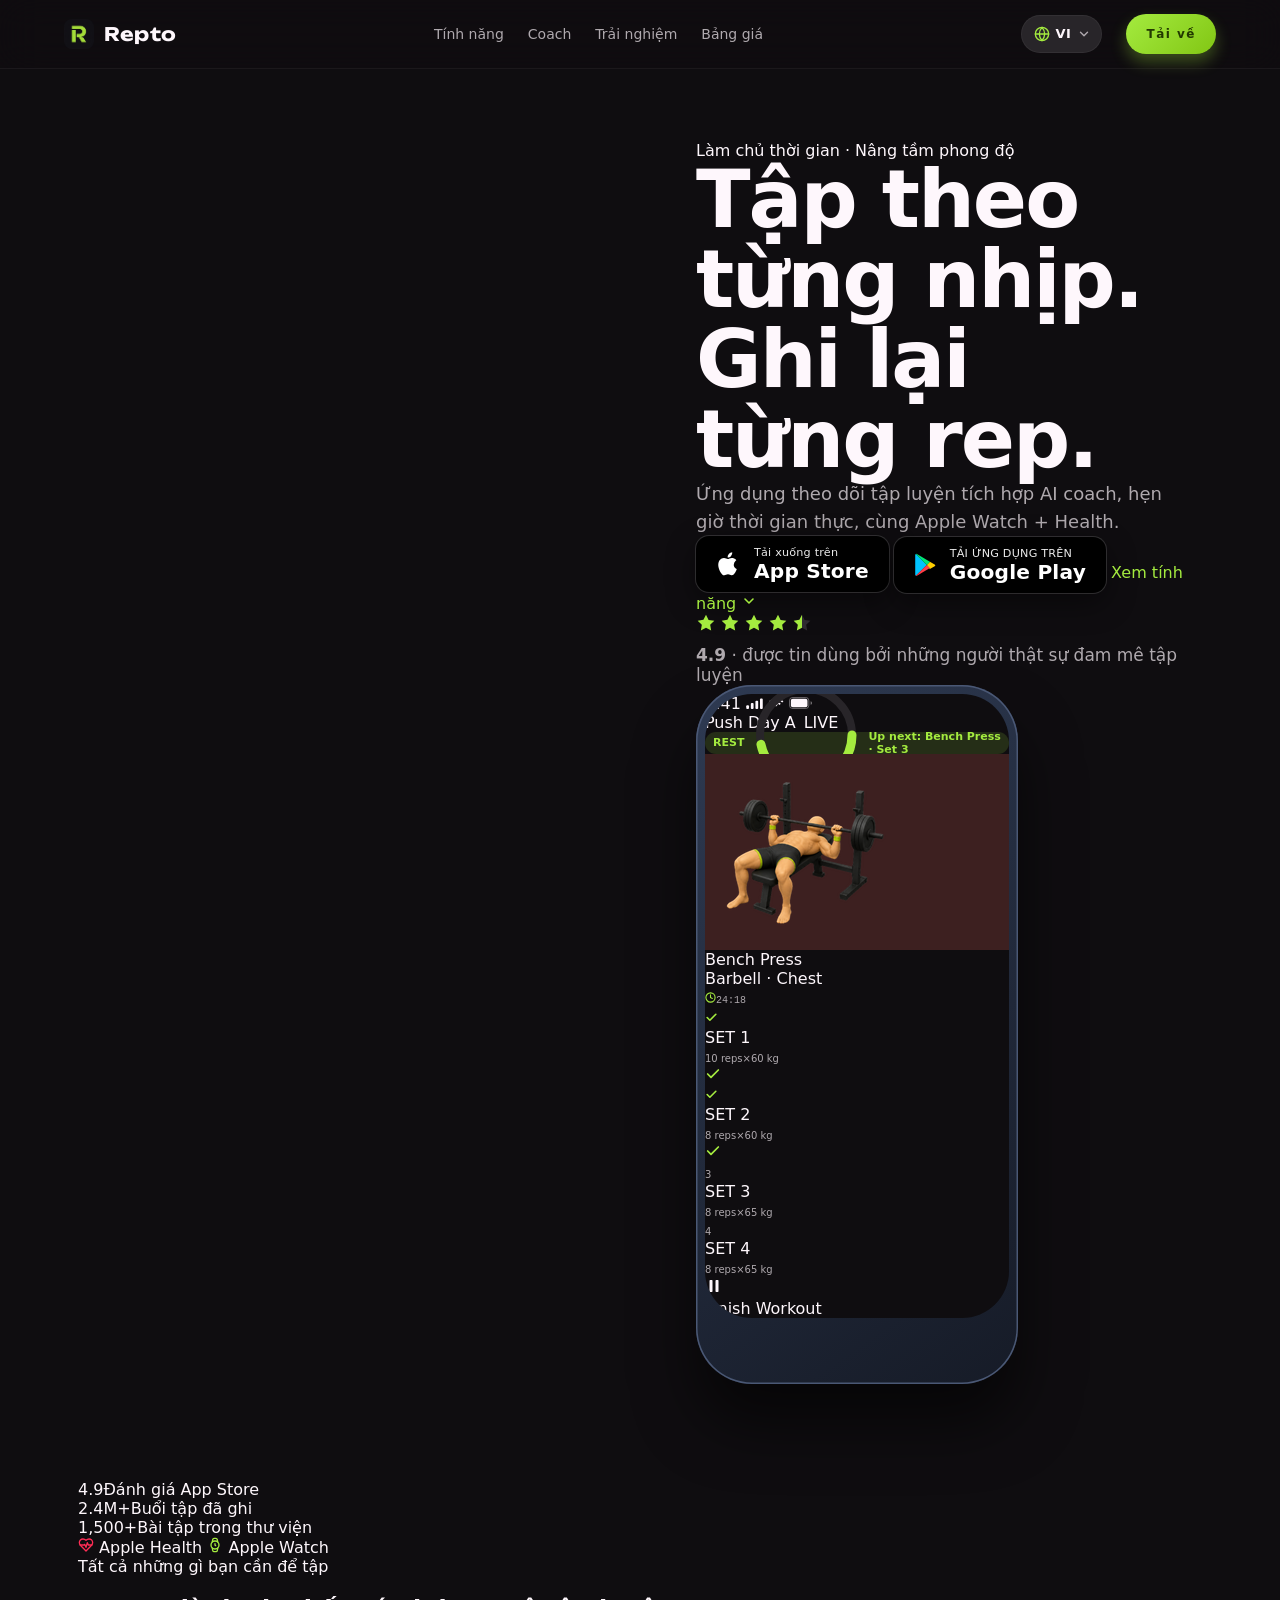
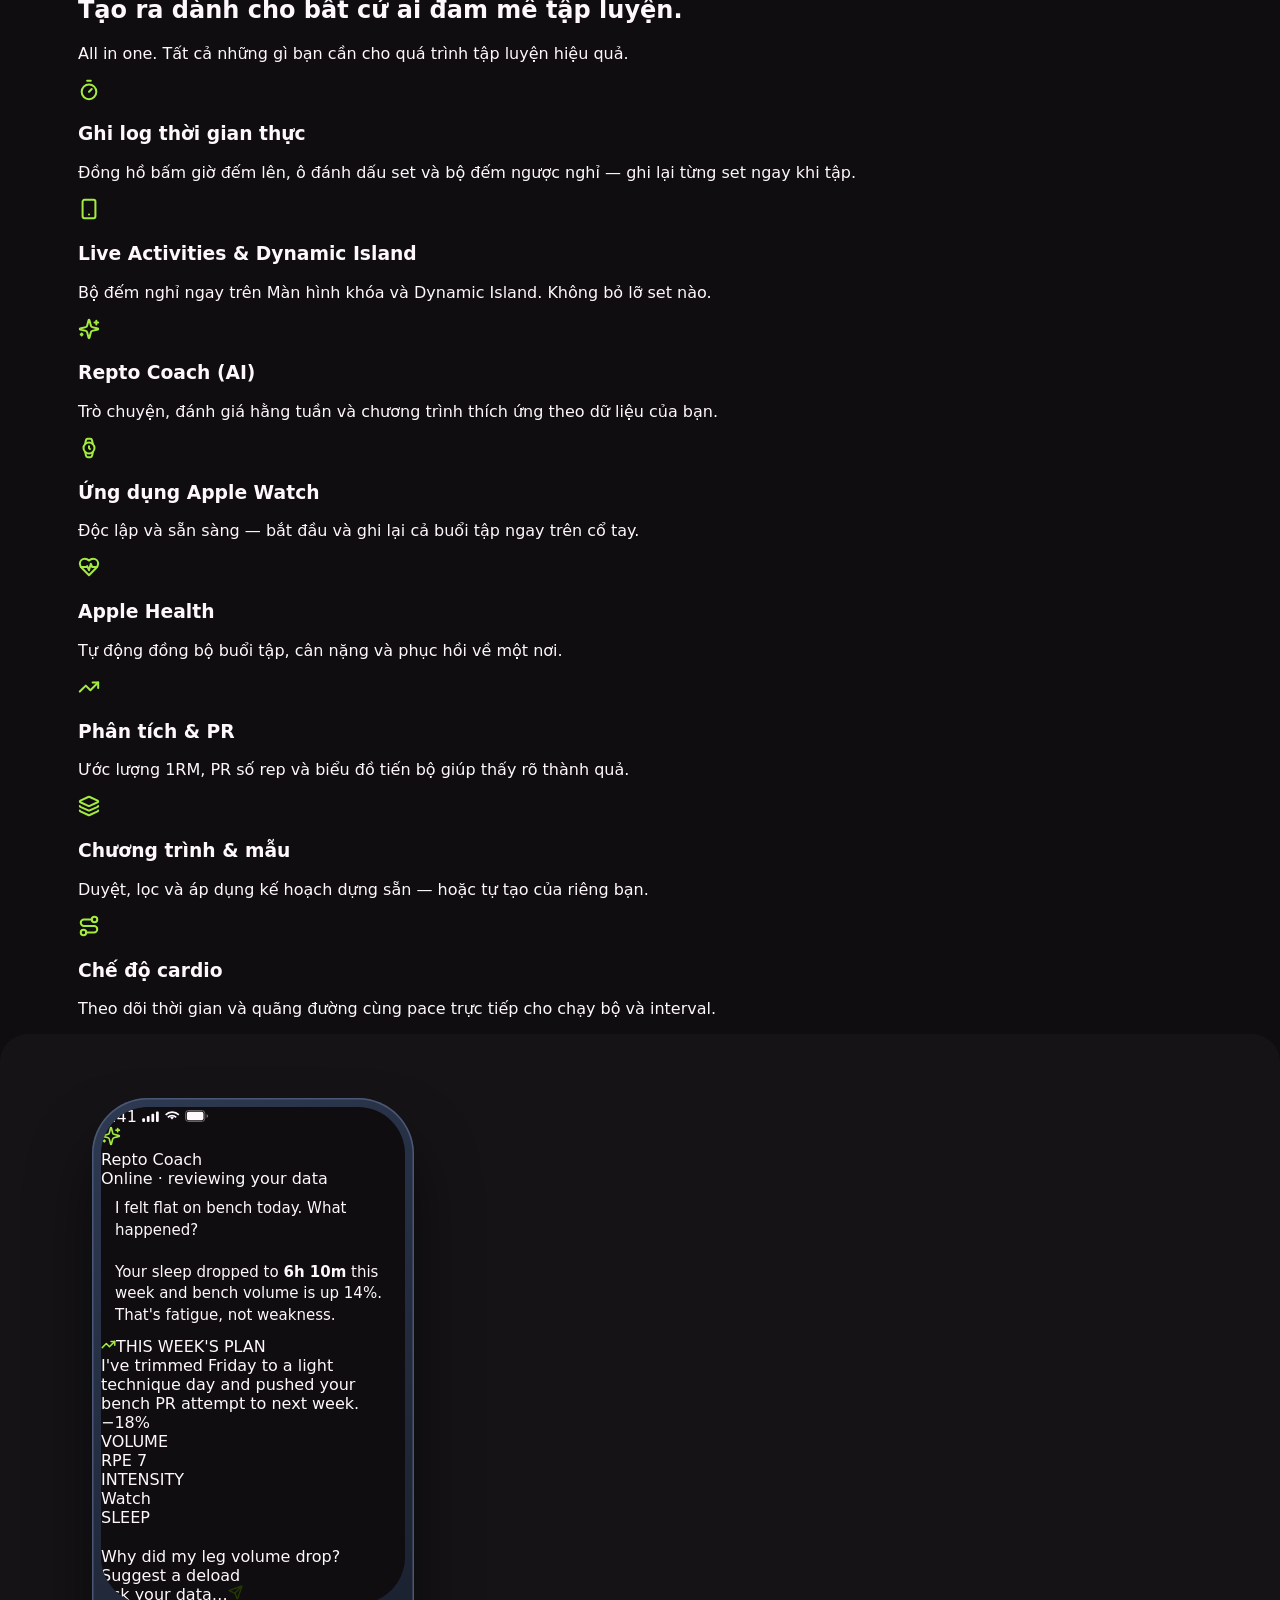
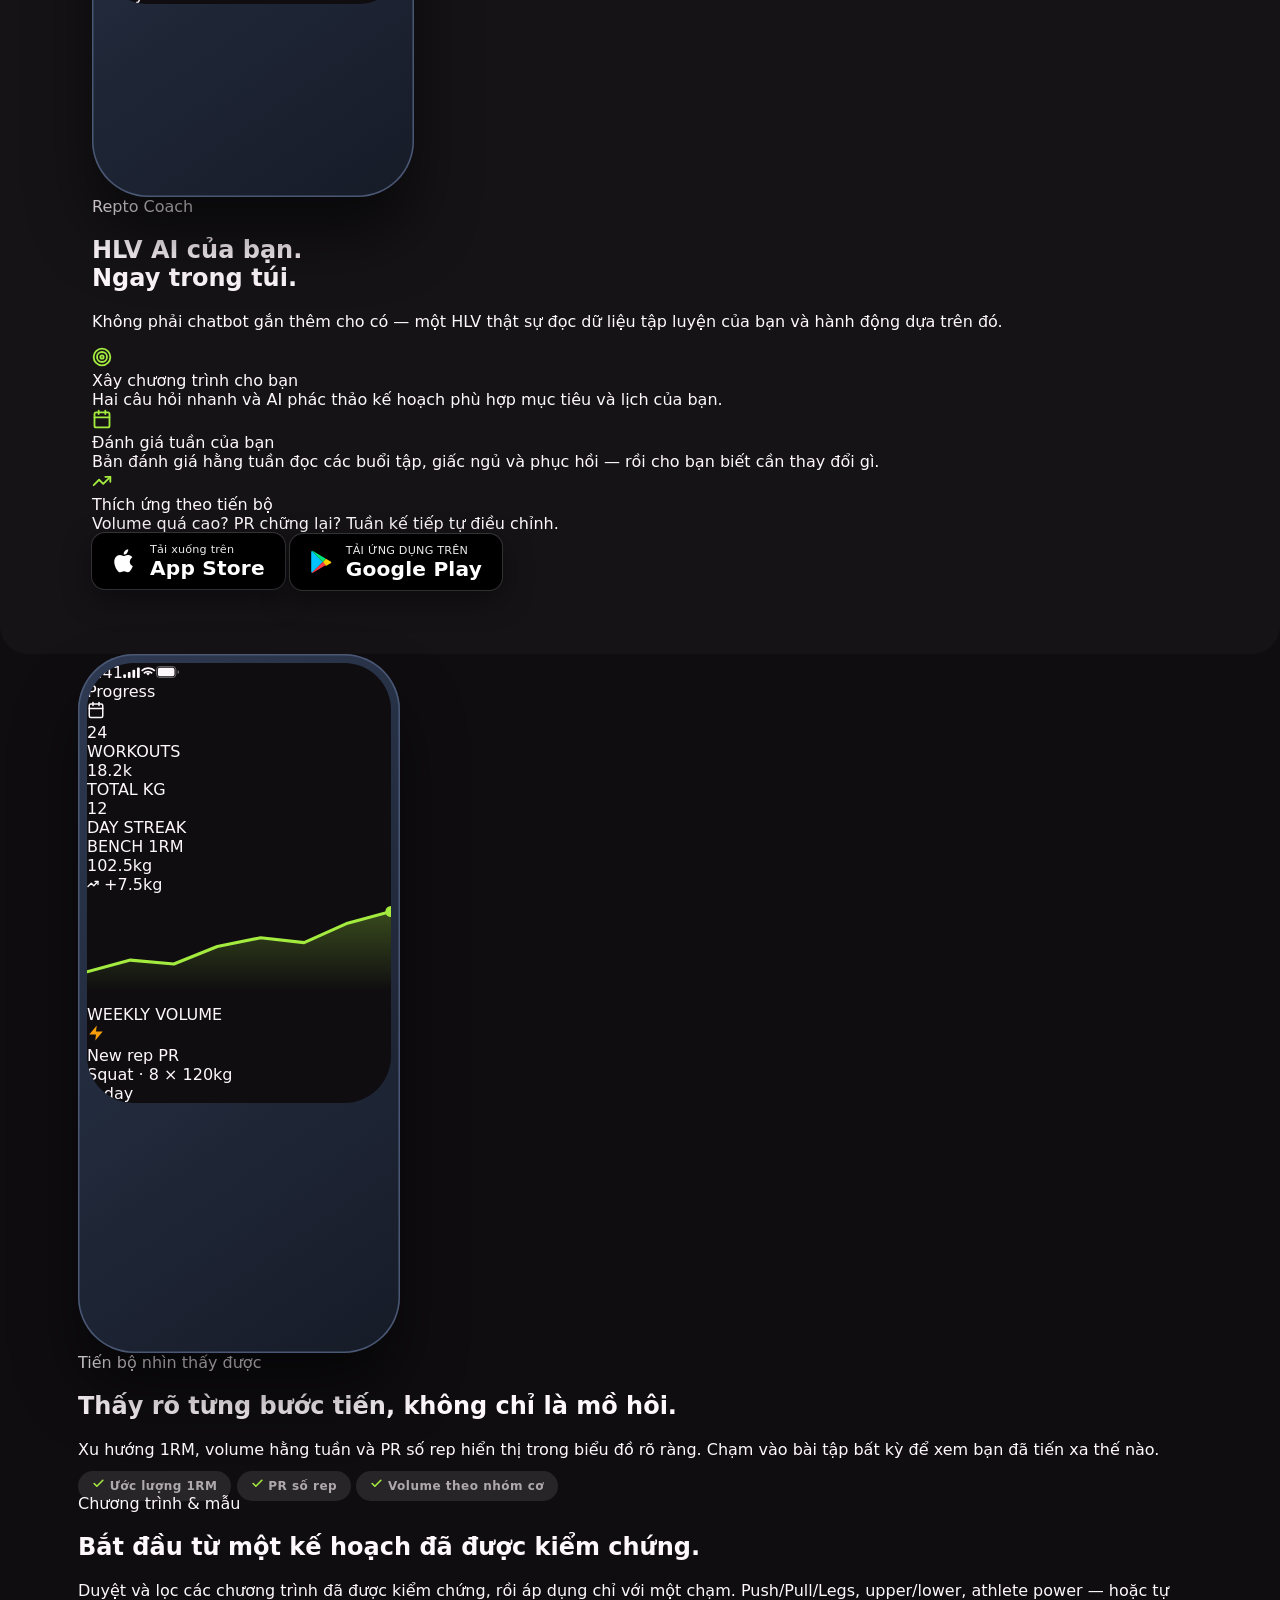
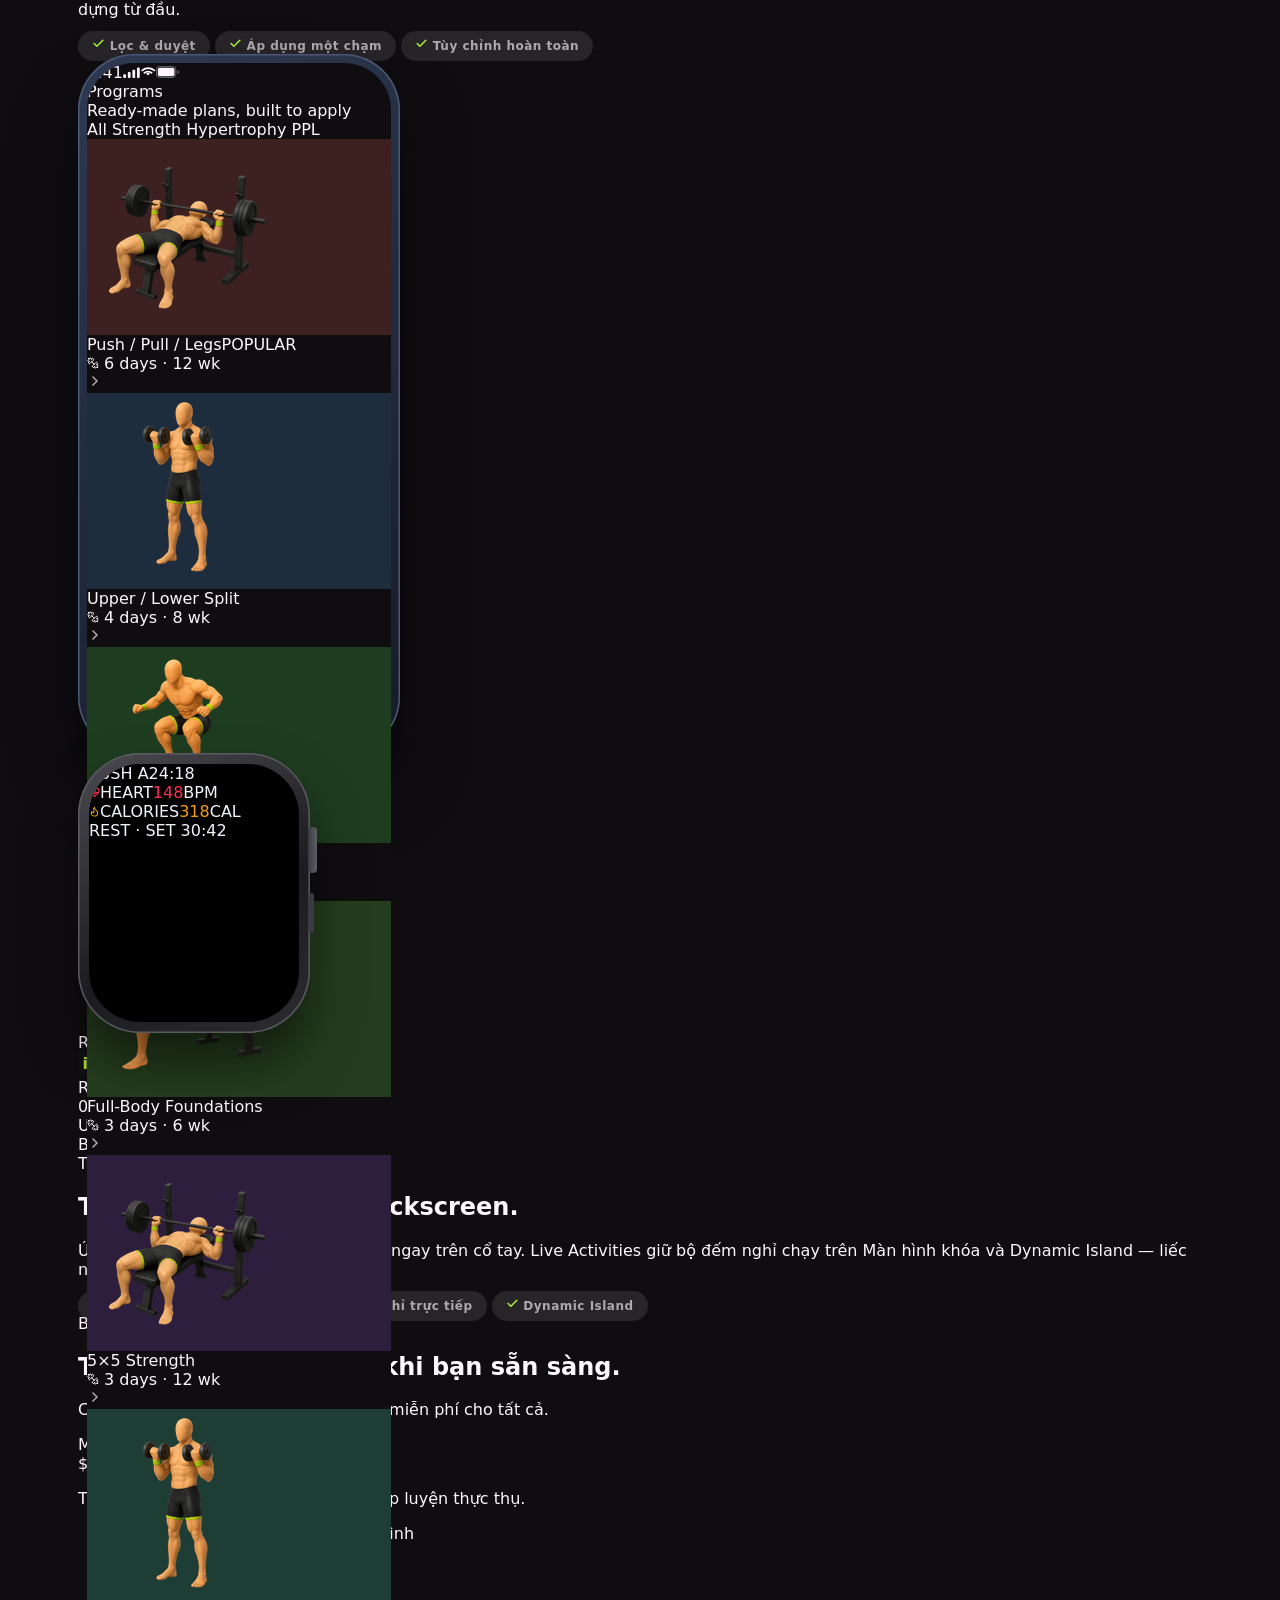
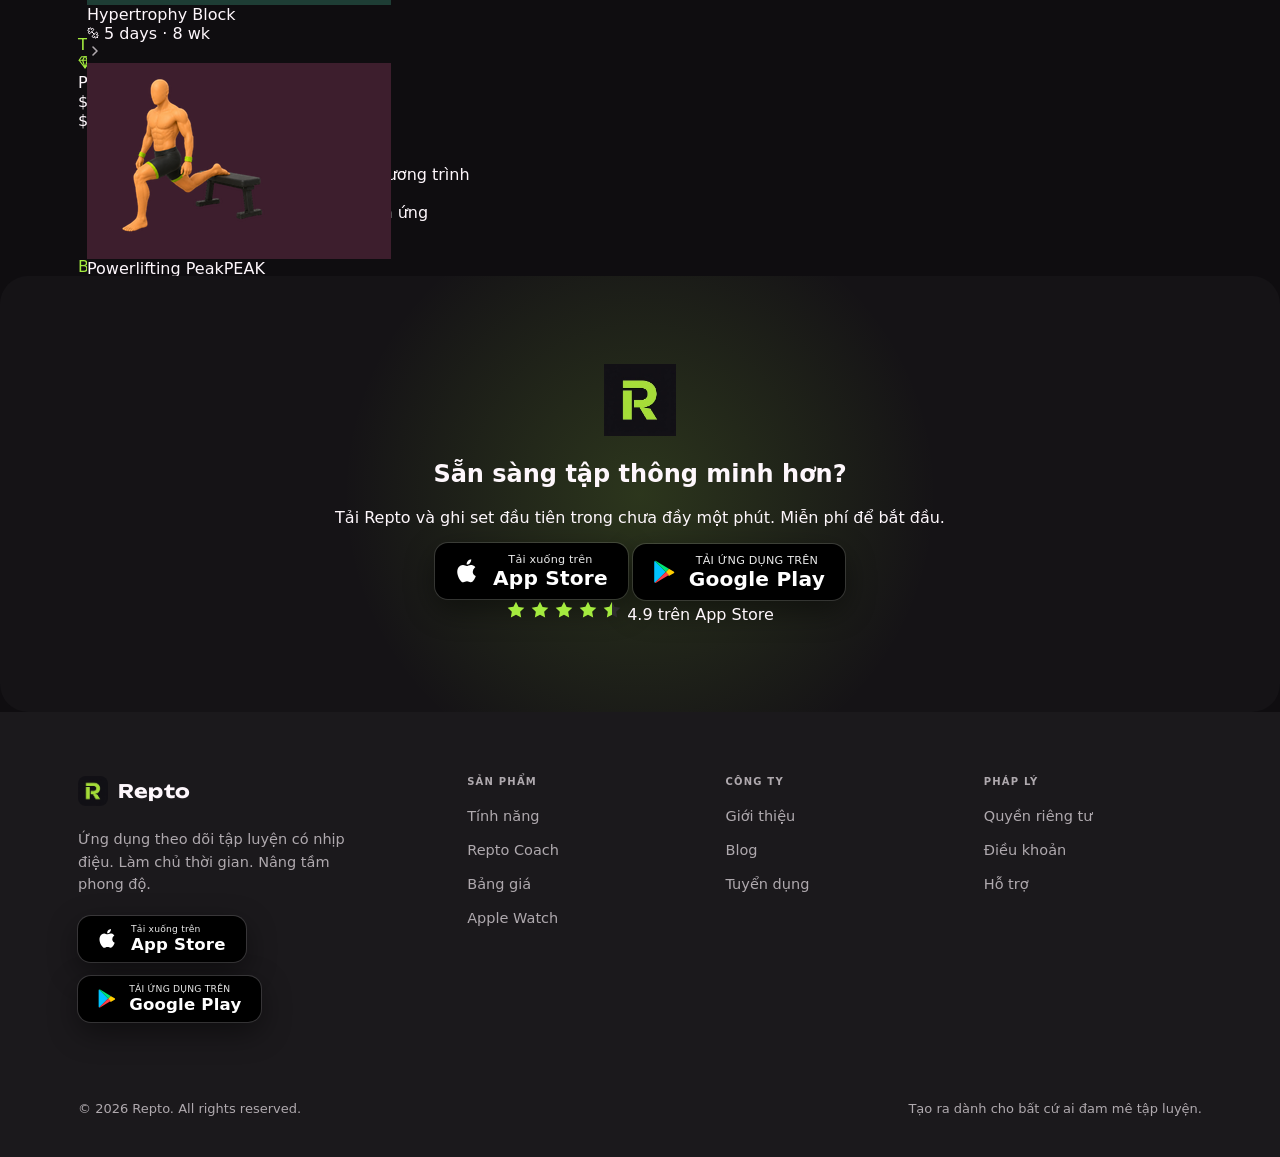
<file: index-vi.html>
<!DOCTYPE html>
<html lang="vi">
<head>
<meta charset="UTF-8" />
<meta name="viewport" content="width=device-width, initial-scale=1.0" />
<title>Repto — Tập theo từng nhịp. Ghi lại từng rep.</title>
<meta name="description" content="Ứng dụng theo dõi tập luyện với AI coach tích hợp, hẹn giờ thời gian thực, cùng Apple Watch + Apple Health. Làm chủ thời gian. Nâng tầm phong độ." />
<link rel="icon" href="assets/repto-logo.jpeg" />
<link rel="stylesheet" href="assets/colors_and_type.css" />
<link rel="stylesheet" href="assets/styles.css" />
<link rel="stylesheet" href="assets/lang.css" />
<link rel="canonical" href="https://reptofit.com/vi" />
<link rel="alternate" hreflang="en" href="https://reptofit.com/" />
<link rel="alternate" hreflang="vi" href="https://reptofit.com/vi" />
<link rel="alternate" hreflang="x-default" href="https://reptofit.com/" />
<meta property="og:type" content="website" />
<meta property="og:url" content="https://reptofit.com/vi" />
<meta property="og:title" content="Repto — Tập theo từng nhịp. Ghi lại từng rep." />
<meta property="og:description" content="Ứng dụng theo dõi tập luyện với AI coach tích hợp, hẹn giờ thời gian thực, cùng Apple Watch + Apple Health." />
<meta property="og:image" content="https://reptofit.com/assets/repto-logo.jpeg" />
<meta property="og:locale" content="vi_VN" />
<meta property="og:locale:alternate" content="en_US" />
<meta name="apple-itunes-app" content="app-id=6761402067" />
<meta name="twitter:card" content="summary_large_image" />
<meta name="twitter:title" content="Repto — Tập theo từng nhịp. Ghi lại từng rep." />
<meta name="twitter:description" content="Ứng dụng theo dõi tập luyện với AI coach tích hợp, hẹn giờ thời gian thực, cùng Apple Watch + Apple Health." />
<meta name="twitter:image" content="https://reptofit.com/assets/repto-logo.jpeg" />
<script type="application/ld+json">
{
  "@context": "https://schema.org",
  "@type": "SoftwareApplication",
  "name": "Repto — Ứng dụng theo dõi tập luyện",
  "operatingSystem": "iOS",
  "applicationCategory": "HealthApplication",
  "url": "https://reptofit.com/vi",
  "downloadUrl": "https://apps.apple.com/app/repto-workout-tracker/id6761402067",
  "description": "Ứng dụng theo dõi tập luyện với AI coach tích hợp, hẹn giờ thời gian thực, cùng Apple Watch + Apple Health.",
  "offers": {
    "@type": "Offer",
    "price": "0",
    "priceCurrency": "USD"
  },
  "publisher": {
    "@type": "Organization",
    "name": "Repto",
    "url": "https://reptofit.com/"
  },
  "aggregateRating": {
    "@type": "AggregateRating",
    "ratingValue": "4.9",
    "ratingCount": "30",
    "bestRating": "5",
    "worstRating": "1"
  }
}
</script>
<script src="assets/redirect.js"></script>
</head>
<body>

<!-- ============================================================ ICON SPRITE
     Lucide-geometry stroke icons; referenced via <svg class="icon"><use/></svg>.
     Stroke/fill/size are set by presentation attributes on each <use> wrapper. -->
<svg width="0" height="0" style="position:absolute" aria-hidden="true">
  <defs>
    <symbol id="i-timer" viewBox="0 0 24 24"><line x1="10" x2="14" y1="2" y2="2"/><line x1="12" x2="15" y1="14" y2="11"/><circle cx="12" cy="14" r="8"/></symbol>
    <symbol id="i-smartphone" viewBox="0 0 24 24"><rect width="14" height="20" x="5" y="2" rx="2" ry="2"/><path d="M12 18h.01"/></symbol>
    <symbol id="i-sparkles" viewBox="0 0 24 24"><path d="M9.937 15.5A2 2 0 0 0 8.5 14.063l-6.135-1.582a.5.5 0 0 1 0-.962L8.5 9.936A2 2 0 0 0 9.937 8.5l1.582-6.135a.5.5 0 0 1 .962 0L14.063 8.5A2 2 0 0 0 15.5 9.937l6.135 1.581a.5.5 0 0 1 0 .964L15.5 14.063a2 2 0 0 0-1.437 1.437l-1.582 6.135a.5.5 0 0 1-.962 0z"/><path d="M20 3v4"/><path d="M22 5h-4"/><path d="M4 17v2"/><path d="M5 18H3"/></symbol>
    <symbol id="i-watch" viewBox="0 0 24 24"><circle cx="12" cy="12" r="6"/><polyline points="12 10 12 12 13 13"/><path d="m16.13 7.66-.81-4.05a2 2 0 0 0-2-1.61h-2.68a2 2 0 0 0-2 1.61l-.78 4.05"/><path d="m7.88 16.36.8 4a2 2 0 0 0 2 1.61h2.72a2 2 0 0 0 2-1.61l.81-4.05"/></symbol>
    <symbol id="i-heartPulse" viewBox="0 0 24 24"><path d="M19 14c1.49-1.46 3-3.21 3-5.5A5.5 5.5 0 0 0 16.5 3c-1.76 0-3 .5-4.5 2-1.5-1.5-2.74-2-4.5-2A5.5 5.5 0 0 0 2 8.5c0 2.3 1.5 4.05 3 5.5l7 7Z"/><path d="M3.22 12H9.5l.5-1 2 4.5 2-7 1.5 3.5h5.27"/></symbol>
    <symbol id="i-trendingUp" viewBox="0 0 24 24"><polyline points="22 7 13.5 15.5 8.5 10.5 2 17"/><polyline points="16 7 22 7 22 13"/></symbol>
    <symbol id="i-layers" viewBox="0 0 24 24"><path d="m12.83 2.18a2 2 0 0 0-1.66 0L2.6 6.08a1 1 0 0 0 0 1.83l8.58 3.91a2 2 0 0 0 1.66 0l8.58-3.9a1 1 0 0 0 0-1.83Z"/><path d="M2 12a1 1 0 0 0 .58.91l8.6 3.91a2 2 0 0 0 1.65 0l8.58-3.9A1 1 0 0 0 22 12"/><path d="M2 17a1 1 0 0 0 .58.91l8.6 3.91a2 2 0 0 0 1.65 0l8.58-3.9A1 1 0 0 0 22 17"/></symbol>
    <symbol id="i-route" viewBox="0 0 24 24"><circle cx="6" cy="19" r="3"/><path d="M9 19h8.5a3.5 3.5 0 0 0 0-7h-11a3.5 3.5 0 0 1 0-7H15"/><circle cx="18" cy="5" r="3"/></symbol>
    <symbol id="i-target" viewBox="0 0 24 24"><circle cx="12" cy="12" r="10"/><circle cx="12" cy="12" r="6"/><circle cx="12" cy="12" r="2"/></symbol>
    <symbol id="i-calendar" viewBox="0 0 24 24"><path d="M8 2v4"/><path d="M16 2v4"/><rect width="18" height="18" x="3" y="4" rx="2"/><path d="M3 10h18"/></symbol>
    <symbol id="i-check" viewBox="0 0 24 24"><path d="M20 6 9 17l-5-5"/></symbol>
    <symbol id="i-gem" viewBox="0 0 24 24"><path d="M6 3h12l4 6-10 13L2 9Z"/><path d="M11 3 8 9l4 13 4-13-3-6"/><path d="M2 9h20"/></symbol>
    <symbol id="i-chevronDown" viewBox="0 0 24 24"><path d="m6 9 6 6 6-6"/></symbol>
    <symbol id="i-chevronRight" viewBox="0 0 24 24"><path d="m9 18 6-6-6-6"/></symbol>
    <symbol id="i-clock" viewBox="0 0 24 24"><circle cx="12" cy="12" r="10"/><polyline points="12 6 12 12 16 14"/></symbol>
    <symbol id="i-dumbbell" viewBox="0 0 24 24"><path d="M14.4 14.4 9.6 9.6"/><path d="M18.657 21.485a2 2 0 1 1-2.829-2.828l-1.767 1.768a2 2 0 1 1-2.829-2.829l6.364-6.364a2 2 0 1 1 2.829 2.829l-1.768 1.767a2 2 0 1 1 2.828 2.829z"/><path d="m21.5 21.5-1.4-1.4"/><path d="M3.9 3.9 2.5 2.5"/><path d="M6.404 12.768a2 2 0 1 1-2.829-2.829l1.768-1.767a2 2 0 1 1-2.828-2.829l2.828-2.828a2 2 0 1 1 2.829 2.828l1.767-1.768a2 2 0 1 1 2.829 2.829z"/></symbol>
    <symbol id="i-flame" viewBox="0 0 24 24"><path d="M8.5 14.5A2.5 2.5 0 0 0 11 12c0-1.38-.5-2-1-3-1.072-2.143-.224-4.054 2-6 .5 2.5 2 4.9 4 6.5 2 1.6 3 3.5 3 5.5a7 7 0 1 1-14 0c0-1.153.433-2.294 1-3a2.5 2.5 0 0 0 2.5 2.5z"/></symbol>
    <symbol id="i-zap" viewBox="0 0 24 24"><polygon points="13 2 3 14 12 14 11 22 21 10 12 10 13 2"/></symbol>
    <symbol id="i-send" viewBox="0 0 24 24"><path d="M14.536 21.686a.5.5 0 0 0 .937-.024l6.5-19a.496.496 0 0 0-.635-.635l-19 6.5a.5.5 0 0 0-.024.937l7.93 3.18a2 2 0 0 1 1.112 1.11z"/><path d="m21.854 2.147-10.94 10.939"/></symbol>
  </defs>
</svg>

<!-- ============================================================ NAV -->
<header class="nav" id="nav">
  <nav class="nav__inner container">
    <a href="#top" class="wordmark" aria-label="Repto home">
      <img src="assets/repto-logo.jpeg" alt="" width="30" height="30" class="wordmark__logo" />
      <span class="wordmark__name">Repto</span>
    </a>
    <div class="nav__links">
      <a href="#features">Tính năng</a>
      <a href="#coach">Coach</a>
      <a href="#showcase">Trải nghiệm</a>
      <a href="#pricing">Bảng giá</a>
    </div>
    <div class="nav__lang" data-lang-switch><noscript><a href="/">English</a></noscript></div>
    <a href="#download" class="btn-cta nav__cta">Tải về</a>
  </nav>
</header>

<main>

<!-- ============================================================ HERO -->
<section id="top" class="hero">
  <div class="hero__glows" aria-hidden="true">
    <span class="glow glow--hero-a"></span>
    <span class="glow glow--hero-b"></span>
  </div>
  <div class="container hero__inner">
    <div class="hero-grid">
      <div class="hero-copy">
        <div class="reveal"><span class="overline"><span class="overline__dot"></span><span class="overline__text">Làm chủ thời gian · Nâng tầm phong độ</span></span></div>
        <h1 class="reveal hero__title" data-delay="70">Tập theo từng nhịp.<br />Ghi lại <span class="accent">từng rep.</span></h1>
        <p class="reveal hero__lead" data-delay="140">Ứng dụng theo dõi tập luyện tích hợp AI coach, hẹn giờ thời gian thực, cùng Apple Watch + Health.</p>
        <div class="reveal hero__ctas" data-delay="210">
          <!-- App Store badge -->
          <a href="https://apps.apple.com/app/repto-workout-tracker/id6761402067" target="_blank" rel="noopener" class="badge badge--58" aria-label="Tải Repto trên App Store">
            <svg class="badge__glyph" viewBox="0 0 24 24" fill="#fff" aria-hidden="true"><path d="M17.05 12.5c-.03-2.5 2.04-3.7 2.13-3.76-1.16-1.7-2.97-1.93-3.61-1.96-1.54-.16-3 .9-3.78.9-.77 0-1.97-.88-3.24-.85-1.67.02-3.21.97-4.07 2.46-1.73 3.01-.44 7.46 1.24 9.9.82 1.2 1.8 2.53 3.08 2.48 1.24-.05 1.7-.8 3.2-.8 1.49 0 1.9.8 3.2.77 1.32-.02 2.16-1.21 2.97-2.41.93-1.38 1.32-2.72 1.34-2.79-.03-.01-2.57-.99-2.6-3.92zM14.6 5.1c.68-.83 1.14-1.98 1.01-3.1-.98.04-2.16.65-2.87 1.47-.63.73-1.18 1.9-1.03 3.02 1.09.08 2.21-.56 2.89-1.39z"/></svg>
            <span class="badge__txt"><span class="badge__pre">Tải xuống trên</span><span class="badge__name">App Store</span></span>
          </a>
          <!-- Google Play badge -->
          <a href="#download" class="badge badge--58" aria-label="Tải Repto trên Google Play">
            <svg class="badge__glyph badge__glyph--play" viewBox="0 0 24 24" aria-hidden="true"><path d="M3.609 1.814 13.792 12 3.61 22.186a.996.996 0 0 1-.61-.92V2.734a1 1 0 0 1 .609-.92z" fill="#00C3FF"/><path d="m13.792 12 2.882-2.882 4.434 2.53c.78.445.78 1.26 0 1.704l-4.434 2.53L13.792 12z" fill="#FFCE00"/><path d="m16.674 9.118-2.882 2.882L3.61 1.814a.998.998 0 0 1 .98-.04l12.084 7.344z" fill="#00E676"/><path d="m13.792 12 2.882 2.882L4.589 22.226a.998.998 0 0 1-.98-.04L13.792 12z" fill="#FF3D47"/></svg>
            <span class="badge__txt"><span class="badge__pre">TẢI ỨNG DỤNG TRÊN</span><span class="badge__name">Google Play</span></span>
          </a>
          <a href="#features" class="btn-ghost">Xem tính năng <svg class="icon" width="16" height="16" fill="none" stroke="var(--lime)" stroke-width="2.4" stroke-linecap="round" stroke-linejoin="round"><use href="#i-chevronDown"/></svg></a>
        </div>
        <div class="reveal hero__rating" data-delay="280">
          <span class="stars" data-stars="4.9" aria-label="4.9 trên 5"></span>
          <span class="hero__rating-txt"><strong>4.9</strong> · được tin dùng bởi những người thật sự đam mê tập luyện</span>
        </div>
      </div>
      <div class="hero-phone">
        <div class="reveal reveal--far" data-delay="180">
          <!-- PHONE: Active Workout -->
          <div class="phone phone--312">
            <span class="phone__glow" aria-hidden="true"></span>
            <div class="phone__body repto-float">
              <div class="phone__screen">
                <div class="phone__ambient" aria-hidden="true"><span></span><span></span></div>
                <div class="statusbar">
                  <span class="statusbar__time" data-clock>9:41</span>
                  <span class="statusbar__icons">
                    <svg width="17" height="11" viewBox="0 0 18 12" fill="currentColor"><rect x="0" y="8" width="3" height="4" rx="1"/><rect x="5" y="5.5" width="3" height="6.5" rx="1"/><rect x="10" y="3" width="3" height="9" rx="1"/><rect x="15" y="0.5" width="3" height="11.5" rx="1"/></svg>
                    <svg width="16" height="11" viewBox="0 0 17 12" fill="currentColor"><path d="M8.5 2.2c2.6 0 5 1 6.8 2.7l1.3-1.4A11 11 0 0 0 8.5.3 11 11 0 0 0 .9 3.5l1.3 1.4A9.4 9.4 0 0 1 8.5 2.2z"/><path d="M8.5 6c1.5 0 2.9.6 3.9 1.6l1.3-1.4a7.3 7.3 0 0 0-10.4 0l1.3 1.4A5.4 5.4 0 0 1 8.5 6z"/><path d="m8.5 9.4 2.1-2.2a3 3 0 0 0-4.2 0z"/></svg>
                    <svg width="24" height="12" viewBox="0 0 26 13" fill="none"><rect x="0.5" y="0.5" width="21" height="12" rx="3.5" stroke="currentColor" opacity="0.4"/><rect x="2" y="2" width="18" height="9" rx="2" fill="currentColor"/><path d="M23.5 4.5v4c.8-.3 1.3-1 1.3-2s-.5-1.7-1.3-2z" fill="currentColor" opacity="0.5"/></svg>
                  </span>
                  <span class="statusbar__notch"></span>
                </div>
                <div class="phone__content">
                  <!-- Active workout screen -->
                  <div class="aw">
                    <div class="aw__head">
                      <div class="aw__title">Push Day A</div>
                      <span class="aw__live"><span class="repto-pulse aw__live-dot"></span> LIVE</span>
                    </div>
                    <div class="aw__pad">
                      <div class="aw__rest">
                        <div class="plabel" data-rest-label>REST</div>
                        <div class="aw__ring">
                          <svg width="116" height="116" viewBox="0 0 116 116" class="aw__ring-svg">
                            <circle cx="58" cy="58" r="46" fill="none" stroke="var(--surface-highest)" stroke-width="8"/>
                            <circle cx="58" cy="58" r="46" fill="none" stroke="var(--lime)" stroke-width="9" stroke-linecap="round" class="aw__ring-prog" data-rest-ring stroke-dasharray="289.03" stroke-dashoffset="154.15"/>
                          </svg>
                          <div class="aw__ring-num" data-rest-num>0:42</div>
                        </div>
                        <div class="aw__upnext">Up next: Bench Press · Set 3</div>
                      </div>
                    </div>
                    <div class="aw__pad aw__exwrap">
                      <div class="aw__ex">
                        <div class="aw__ex-head">
                          <div class="aw__ex-icon" style="background:var(--muscle-chest)"><img src="assets/exercises/bench_press_barbell.png" alt="" /></div>
                          <div class="aw__ex-meta">
                            <div class="card-title">Bench Press</div>
                            <div class="caption">Barbell · Chest</div>
                          </div>
                          <span class="aw__ex-timer"><svg class="icon" width="11" height="11" fill="none" stroke="var(--lime)" stroke-width="2.4" stroke-linecap="round" stroke-linejoin="round"><use href="#i-clock"/></svg><span class="mono" data-elapsed>24:18</span></span>
                        </div>
                        <div class="aw__sets">
                          <div class="aw__set aw__set--done">
                            <span class="aw__set-mark"><svg class="icon" width="13" height="13" fill="none" stroke="var(--lime)" stroke-width="3" stroke-linecap="round" stroke-linejoin="round"><use href="#i-check"/></svg></span>
                            <div class="aw__set-body"><div class="aw__set-label aw__set-label--done">SET 1</div><div class="aw__set-val"><span>10 reps</span><span class="aw__set-x">×</span><span>60 kg</span></div></div>
                            <span class="aw__set-check aw__set-check--done"><svg class="icon" width="16" height="16" fill="none" stroke="var(--lime)" stroke-width="2.6" stroke-linecap="round" stroke-linejoin="round"><use href="#i-check"/></svg></span>
                          </div>
                          <div class="aw__set aw__set--done">
                            <span class="aw__set-mark"><svg class="icon" width="13" height="13" fill="none" stroke="var(--lime)" stroke-width="3" stroke-linecap="round" stroke-linejoin="round"><use href="#i-check"/></svg></span>
                            <div class="aw__set-body"><div class="aw__set-label aw__set-label--done">SET 2</div><div class="aw__set-val"><span>8 reps</span><span class="aw__set-x">×</span><span>60 kg</span></div></div>
                            <span class="aw__set-check aw__set-check--done"><svg class="icon" width="16" height="16" fill="none" stroke="var(--lime)" stroke-width="2.6" stroke-linecap="round" stroke-linejoin="round"><use href="#i-check"/></svg></span>
                          </div>
                          <div class="aw__set">
                            <span class="aw__set-num">3</span>
                            <div class="aw__set-body"><div class="aw__set-label">SET 3</div><div class="aw__set-val"><span>8 reps</span><span class="aw__set-x">×</span><span>65 kg</span></div></div>
                            <span class="aw__set-check"></span>
                          </div>
                          <div class="aw__set">
                            <span class="aw__set-num">4</span>
                            <div class="aw__set-body"><div class="aw__set-label">SET 4</div><div class="aw__set-val"><span>8 reps</span><span class="aw__set-x">×</span><span>65 kg</span></div></div>
                            <span class="aw__set-check"></span>
                          </div>
                        </div>
                      </div>
                    </div>
                    <div class="aw__actions">
                      <div class="aw__pause"><svg width="18" height="18" viewBox="0 0 24 24" fill="var(--text-primary)"><rect x="6" y="4" width="4" height="16" rx="1"/><rect x="14" y="4" width="4" height="16" rx="1"/></svg></div>
                      <div class="aw__finish">Finish Workout</div>
                    </div>
                  </div>
                </div>
              </div>
            </div>
          </div>
        </div>
      </div>
    </div>
  </div>
</section>

<!-- ============================================================ SOCIAL PROOF -->
<section class="proof">
  <div class="container proof__inner">
    <div class="proof-stats">
      <div class="proof__stat"><span class="proof__val">4.9</span><span class="proof__lbl">Đánh giá App Store</span></div>
      <div class="proof__stat"><span class="proof__val">2.4M+</span><span class="proof__lbl">Buổi tập đã ghi</span></div>
      <div class="proof__stat"><span class="proof__val">1,500+</span><span class="proof__lbl">Bài tập trong thư viện</span></div>
    </div>
    <div class="proof__works">
      <span class="proof__work"><svg class="icon" width="16" height="16" fill="none" stroke="var(--health-red)" stroke-width="2" stroke-linecap="round" stroke-linejoin="round"><use href="#i-heartPulse"/></svg> Apple Health</span>
      <span class="proof__sep"></span>
      <span class="proof__work"><svg class="icon" width="16" height="16" fill="none" stroke="var(--lime)" stroke-width="2" stroke-linecap="round" stroke-linejoin="round"><use href="#i-watch"/></svg> Apple Watch</span>
    </div>
  </div>
</section>

<!-- ============================================================ FEATURES -->
<section id="features" class="features">
  <div class="container">
    <div class="reveal section-head">
      <span class="overline"><span class="overline__dot"></span><span class="overline__text">Tất cả những gì bạn cần để tập</span></span>
      <h2 class="section-title">Tạo ra dành cho bất cứ ai đam mê tập luyện.</h2>
      <p class="section-lead">All in one. Tất cả những gì bạn cần cho quá trình tập luyện hiệu quả.</p>
    </div>
    <div class="feat-grid">
      <div class="reveal feat-cell"><article class="feature"><div class="feature__icon"><svg class="icon" width="22" height="22" fill="none" stroke="var(--lime)" stroke-width="2.2" stroke-linecap="round" stroke-linejoin="round"><use href="#i-timer"/></svg></div><h3 class="feature__title">Ghi log thời gian thực</h3><p class="feature__desc">Đồng hồ bấm giờ đếm lên, ô đánh dấu set và bộ đếm ngược nghỉ — ghi lại từng set ngay khi tập.</p></article></div>
      <div class="reveal feat-cell" data-delay="60"><article class="feature"><div class="feature__icon"><svg class="icon" width="22" height="22" fill="none" stroke="var(--lime)" stroke-width="2.2" stroke-linecap="round" stroke-linejoin="round"><use href="#i-smartphone"/></svg></div><h3 class="feature__title">Live Activities &amp; Dynamic Island</h3><p class="feature__desc">Bộ đếm nghỉ ngay trên Màn hình khóa và Dynamic Island. Không bỏ lỡ set nào.</p></article></div>
      <div class="reveal feat-cell" data-delay="120"><article class="feature"><div class="feature__icon"><svg class="icon" width="22" height="22" fill="none" stroke="var(--lime)" stroke-width="2.2" stroke-linecap="round" stroke-linejoin="round"><use href="#i-sparkles"/></svg></div><h3 class="feature__title">Repto Coach (AI)</h3><p class="feature__desc">Trò chuyện, đánh giá hằng tuần và chương trình thích ứng theo dữ liệu của bạn.</p></article></div>
      <div class="reveal feat-cell" data-delay="180"><article class="feature"><div class="feature__icon"><svg class="icon" width="22" height="22" fill="none" stroke="var(--lime)" stroke-width="2.2" stroke-linecap="round" stroke-linejoin="round"><use href="#i-watch"/></svg></div><h3 class="feature__title">Ứng dụng Apple Watch</h3><p class="feature__desc">Độc lập và sẵn sàng — bắt đầu và ghi lại cả buổi tập ngay trên cổ tay.</p></article></div>
      <div class="reveal feat-cell"><article class="feature"><div class="feature__icon"><svg class="icon" width="22" height="22" fill="none" stroke="var(--lime)" stroke-width="2.2" stroke-linecap="round" stroke-linejoin="round"><use href="#i-heartPulse"/></svg></div><h3 class="feature__title">Apple Health</h3><p class="feature__desc">Tự động đồng bộ buổi tập, cân nặng và phục hồi về một nơi.</p></article></div>
      <div class="reveal feat-cell" data-delay="60"><article class="feature"><div class="feature__icon"><svg class="icon" width="22" height="22" fill="none" stroke="var(--lime)" stroke-width="2.2" stroke-linecap="round" stroke-linejoin="round"><use href="#i-trendingUp"/></svg></div><h3 class="feature__title">Phân tích &amp; PR</h3><p class="feature__desc">Ước lượng 1RM, PR số rep và biểu đồ tiến bộ giúp thấy rõ thành quả.</p></article></div>
      <div class="reveal feat-cell" data-delay="120"><article class="feature"><div class="feature__icon"><svg class="icon" width="22" height="22" fill="none" stroke="var(--lime)" stroke-width="2.2" stroke-linecap="round" stroke-linejoin="round"><use href="#i-layers"/></svg></div><h3 class="feature__title">Chương trình &amp; mẫu</h3><p class="feature__desc">Duyệt, lọc và áp dụng kế hoạch dựng sẵn — hoặc tự tạo của riêng bạn.</p></article></div>
      <div class="reveal feat-cell" data-delay="180"><article class="feature"><div class="feature__icon"><svg class="icon" width="22" height="22" fill="none" stroke="var(--lime)" stroke-width="2.2" stroke-linecap="round" stroke-linejoin="round"><use href="#i-route"/></svg></div><h3 class="feature__title">Chế độ cardio</h3><p class="feature__desc">Theo dõi thời gian và quãng đường cùng pace trực tiếp cho chạy bộ và interval.</p></article></div>
    </div>
  </div>
</section>

<!-- ============================================================ COACH SPOTLIGHT -->
<section id="coach" class="coach">
  <div class="glow glow--coach" aria-hidden="true"></div>
  <div class="container coach__inner">
    <div class="coach-grid">
      <div class="coach-phone">
        <div class="reveal reveal--far">
          <!-- PHONE: Coach chat -->
          <div class="phone phone--300">
            <span class="phone__glow" aria-hidden="true"></span>
            <div class="phone__body repto-float" style="animation-delay:.6s">
              <div class="phone__screen">
                <div class="phone__ambient" aria-hidden="true"><span></span><span></span></div>
                <div class="statusbar">
                  <span class="statusbar__time" data-clock>9:41</span>
                  <span class="statusbar__icons">
                    <svg width="17" height="11" viewBox="0 0 18 12" fill="currentColor"><rect x="0" y="8" width="3" height="4" rx="1"/><rect x="5" y="5.5" width="3" height="6.5" rx="1"/><rect x="10" y="3" width="3" height="9" rx="1"/><rect x="15" y="0.5" width="3" height="11.5" rx="1"/></svg>
                    <svg width="16" height="11" viewBox="0 0 17 12" fill="currentColor"><path d="M8.5 2.2c2.6 0 5 1 6.8 2.7l1.3-1.4A11 11 0 0 0 8.5.3 11 11 0 0 0 .9 3.5l1.3 1.4A9.4 9.4 0 0 1 8.5 2.2z"/><path d="M8.5 6c1.5 0 2.9.6 3.9 1.6l1.3-1.4a7.3 7.3 0 0 0-10.4 0l1.3 1.4A5.4 5.4 0 0 1 8.5 6z"/><path d="m8.5 9.4 2.1-2.2a3 3 0 0 0-4.2 0z"/></svg>
                    <svg width="24" height="12" viewBox="0 0 26 13" fill="none"><rect x="0.5" y="0.5" width="21" height="12" rx="3.5" stroke="currentColor" opacity="0.4"/><rect x="2" y="2" width="18" height="9" rx="2" fill="currentColor"/><path d="M23.5 4.5v4c.8-.3 1.3-1 1.3-2s-.5-1.7-1.3-2z" fill="currentColor" opacity="0.5"/></svg>
                  </span>
                  <span class="statusbar__notch"></span>
                </div>
                <div class="phone__content">
                  <!-- Coach chat screen -->
                  <div class="coach-scr">
                    <div class="coach-scr__head">
                      <span class="coach-scr__avatar"><svg class="icon" width="20" height="20" fill="none" stroke="var(--lime)" stroke-width="2" stroke-linecap="round" stroke-linejoin="round"><use href="#i-sparkles"/></svg></span>
                      <div class="coach-scr__id">
                        <div class="card-title">Repto Coach</div>
                        <div class="coach-scr__status"><span class="repto-pulse coach-scr__dot"></span> Online · reviewing your data</div>
                      </div>
                    </div>
                    <div class="coach-scr__thread">
                      <div class="bubble bubble--user">I felt flat on bench today. What happened?</div>
                      <div class="bubble bubble--coach">Your sleep dropped to <strong class="accent">6h 10m</strong> this week and bench volume is up 14%. That's fatigue, not weakness.</div>
                      <div class="coach-scr__insight">
                        <div class="coach-scr__insight-head"><svg class="icon" width="15" height="15" fill="none" stroke="var(--lime)" stroke-width="2.4" stroke-linecap="round" stroke-linejoin="round"><use href="#i-trendingUp"/></svg><span class="coach-scr__insight-title">THIS WEEK'S PLAN</span></div>
                        <div class="coach-scr__insight-body">I've trimmed Friday to a light technique day and pushed your bench PR attempt to next week.</div>
                        <div class="coach-scr__metrics">
                          <div class="coach-scr__metric"><div class="coach-scr__metric-v">−18%</div><div class="coach-scr__metric-k">VOLUME</div></div>
                          <div class="coach-scr__metric"><div class="coach-scr__metric-v">RPE 7</div><div class="coach-scr__metric-k">INTENSITY</div></div>
                          <div class="coach-scr__metric"><div class="coach-scr__metric-v">Watch</div><div class="coach-scr__metric-k">SLEEP</div></div>
                        </div>
                      </div>
                      <div class="bubble bubble--typing"><span class="repto-typing"></span><span class="repto-typing" style="animation-delay:.18s"></span><span class="repto-typing" style="animation-delay:.36s"></span></div>
                    </div>
                    <div class="coach-scr__compose">
                      <div class="coach-scr__chips">
                        <span class="coach-scr__chip">Why did my leg volume drop?</span>
                        <span class="coach-scr__chip">Suggest a deload</span>
                      </div>
                      <div class="coach-scr__input"><span class="coach-scr__placeholder">Ask your data…</span><span class="coach-scr__send"><svg class="icon" width="15" height="15" fill="none" stroke="var(--lime-soft)" stroke-width="2.2" stroke-linecap="round" stroke-linejoin="round"><use href="#i-send"/></svg></span></div>
                    </div>
                  </div>
                </div>
              </div>
            </div>
          </div>
        </div>
      </div>
      <div class="coach-copy">
        <div class="reveal"><span class="overline"><span class="overline__dot"></span><span class="overline__text">Repto Coach</span></span></div>
        <h2 class="reveal coach__title" data-delay="70">HLV AI của bạn.<br /><span class="accent">Ngay trong túi.</span></h2>
        <p class="reveal coach__lead" data-delay="130">Không phải chatbot gắn thêm cho có — một HLV thật sự đọc dữ liệu tập luyện của bạn và hành động dựa trên đó.</p>
        <div class="coach__bullets">
          <div class="reveal coach__bullet" data-delay="180"><span class="coach__bullet-icon"><svg class="icon" width="20" height="20" fill="none" stroke="var(--lime)" stroke-width="2.2" stroke-linecap="round" stroke-linejoin="round"><use href="#i-target"/></svg></span><div><div class="coach__bullet-title">Xây chương trình cho bạn</div><div class="coach__bullet-desc">Hai câu hỏi nhanh và AI phác thảo kế hoạch phù hợp mục tiêu và lịch của bạn.</div></div></div>
          <div class="reveal coach__bullet" data-delay="250"><span class="coach__bullet-icon"><svg class="icon" width="20" height="20" fill="none" stroke="var(--lime)" stroke-width="2.2" stroke-linecap="round" stroke-linejoin="round"><use href="#i-calendar"/></svg></span><div><div class="coach__bullet-title">Đánh giá tuần của bạn</div><div class="coach__bullet-desc">Bản đánh giá hằng tuần đọc các buổi tập, giấc ngủ và phục hồi — rồi cho bạn biết cần thay đổi gì.</div></div></div>
          <div class="reveal coach__bullet" data-delay="320"><span class="coach__bullet-icon"><svg class="icon" width="20" height="20" fill="none" stroke="var(--lime)" stroke-width="2.2" stroke-linecap="round" stroke-linejoin="round"><use href="#i-trendingUp"/></svg></span><div><div class="coach__bullet-title">Thích ứng theo tiến bộ</div><div class="coach__bullet-desc">Volume quá cao? PR chững lại? Tuần kế tiếp tự điều chỉnh.</div></div></div>
        </div>
        <div class="reveal coach__ctas" data-delay="420">
          <a href="https://apps.apple.com/app/repto-workout-tracker/id6761402067" target="_blank" rel="noopener" class="badge badge--56" aria-label="Tải Repto trên App Store">
            <svg class="badge__glyph" viewBox="0 0 24 24" fill="#fff" aria-hidden="true"><path d="M17.05 12.5c-.03-2.5 2.04-3.7 2.13-3.76-1.16-1.7-2.97-1.93-3.61-1.96-1.54-.16-3 .9-3.78.9-.77 0-1.97-.88-3.24-.85-1.67.02-3.21.97-4.07 2.46-1.73 3.01-.44 7.46 1.24 9.9.82 1.2 1.8 2.53 3.08 2.48 1.24-.05 1.7-.8 3.2-.8 1.49 0 1.9.8 3.2.77 1.32-.02 2.16-1.21 2.97-2.41.93-1.38 1.32-2.72 1.34-2.79-.03-.01-2.57-.99-2.6-3.92zM14.6 5.1c.68-.83 1.14-1.98 1.01-3.1-.98.04-2.16.65-2.87 1.47-.63.73-1.18 1.9-1.03 3.02 1.09.08 2.21-.56 2.89-1.39z"/></svg>
            <span class="badge__txt"><span class="badge__pre">Tải xuống trên</span><span class="badge__name">App Store</span></span>
          </a>
          <a href="#download" class="badge badge--56" aria-label="Tải Repto trên Google Play">
            <svg class="badge__glyph badge__glyph--play" viewBox="0 0 24 24" aria-hidden="true"><path d="M3.609 1.814 13.792 12 3.61 22.186a.996.996 0 0 1-.61-.92V2.734a1 1 0 0 1 .609-.92z" fill="#00C3FF"/><path d="m13.792 12 2.882-2.882 4.434 2.53c.78.445.78 1.26 0 1.704l-4.434 2.53L13.792 12z" fill="#FFCE00"/><path d="m16.674 9.118-2.882 2.882L3.61 1.814a.998.998 0 0 1 .98-.04l12.084 7.344z" fill="#00E676"/><path d="m13.792 12 2.882 2.882L4.589 22.226a.998.998 0 0 1-.98-.04L13.792 12z" fill="#FF3D47"/></svg>
            <span class="badge__txt"><span class="badge__pre">TẢI ỨNG DỤNG TRÊN</span><span class="badge__name">Google Play</span></span>
          </a>
        </div>
      </div>
    </div>
  </div>
</section>

<!-- ============================================================ SHOWCASE -->
<section id="showcase" class="showcase">
  <div class="container">

    <!-- Row 1: Analytics (phone left) -->
    <div class="showcase-row">
      <div class="sr-phone">
        <div class="reveal reveal--far">
          <div class="phone phone--290">
            <span class="phone__glow" aria-hidden="true"></span>
            <div class="phone__body repto-float" style="animation-delay:.2s">
              <div class="phone__screen">
                <div class="phone__ambient" aria-hidden="true"><span></span><span></span></div>
                <div class="statusbar"><span class="statusbar__time" data-clock>9:41</span><span class="statusbar__icons"><svg width="17" height="11" viewBox="0 0 18 12" fill="currentColor"><rect x="0" y="8" width="3" height="4" rx="1"/><rect x="5" y="5.5" width="3" height="6.5" rx="1"/><rect x="10" y="3" width="3" height="9" rx="1"/><rect x="15" y="0.5" width="3" height="11.5" rx="1"/></svg><svg width="16" height="11" viewBox="0 0 17 12" fill="currentColor"><path d="M8.5 2.2c2.6 0 5 1 6.8 2.7l1.3-1.4A11 11 0 0 0 8.5.3 11 11 0 0 0 .9 3.5l1.3 1.4A9.4 9.4 0 0 1 8.5 2.2z"/><path d="M8.5 6c1.5 0 2.9.6 3.9 1.6l1.3-1.4a7.3 7.3 0 0 0-10.4 0l1.3 1.4A5.4 5.4 0 0 1 8.5 6z"/><path d="m8.5 9.4 2.1-2.2a3 3 0 0 0-4.2 0z"/></svg><svg width="24" height="12" viewBox="0 0 26 13" fill="none"><rect x="0.5" y="0.5" width="21" height="12" rx="3.5" stroke="currentColor" opacity="0.4"/><rect x="2" y="2" width="18" height="9" rx="2" fill="currentColor"/><path d="M23.5 4.5v4c.8-.3 1.3-1 1.3-2s-.5-1.7-1.3-2z" fill="currentColor" opacity="0.5"/></svg></span><span class="statusbar__notch"></span></div>
                <div class="phone__content">
                  <!-- Analytics screen -->
                  <div class="ana">
                    <div class="ana__head"><div class="page-title">Progress</div><svg class="icon" width="18" height="18" fill="none" stroke="var(--text-primary)" stroke-width="2" stroke-linecap="round" stroke-linejoin="round"><use href="#i-calendar"/></svg></div>
                    <div class="ana__strip">
                      <div class="ana__stat"><div class="ana__stat-v">24</div><div class="ana__stat-l">WORKOUTS</div></div>
                      <div class="ana__stat"><div class="ana__stat-v">18.2k</div><div class="ana__stat-l">TOTAL KG</div></div>
                      <div class="ana__stat"><div class="ana__stat-v">12</div><div class="ana__stat-l">DAY STREAK</div></div>
                    </div>
                    <div class="ana__card">
                      <div class="ana__card-head">
                        <div><div class="plabel">BENCH 1RM</div><div class="ana__1rm"><span class="ana__1rm-v">102.5</span><span class="caption">kg</span></div></div>
                        <span class="ana__delta"><svg class="icon" width="12" height="12" fill="none" stroke="currentColor" stroke-width="2.6" stroke-linecap="round" stroke-linejoin="round"><use href="#i-trendingUp"/></svg> +7.5kg</span>
                      </div>
                      <svg width="100%" viewBox="0 0 244 86" class="ana__chart">
                        <defs><linearGradient id="area" x1="0" x2="0" y1="0" y2="1"><stop offset="0%" stop-color="rgba(164,235,63,.28)"/><stop offset="100%" stop-color="rgba(164,235,63,0)"/></linearGradient></defs>
                        <polygon points="0,78 0,62.4 34.857,53.04 69.714,56.16 104.571,42.12 139.428,35.1 174.285,39 209.142,23.4 244,14.04 244,78" fill="url(#area)"/>
                        <polyline points="0,62.4 34.857,53.04 69.714,56.16 104.571,42.12 139.428,35.1 174.285,39 209.142,23.4 244,14.04" fill="none" stroke="var(--lime)" stroke-width="2.5" stroke-linecap="round" stroke-linejoin="round" class="ana__chart-line"/>
                        <circle cx="244" cy="14.04" r="4.5" fill="var(--lime)"/>
                      </svg>
                    </div>
                    <div class="ana__card">
                      <div class="plabel plabel--muted">WEEKLY VOLUME</div>
                      <div class="ana__bars">
                        <div class="ana__bar" style="height:40%"></div>
                        <div class="ana__bar" style="height:62%"></div>
                        <div class="ana__bar" style="height:50%"></div>
                        <div class="ana__bar" style="height:78%"></div>
                        <div class="ana__bar" style="height:66%"></div>
                        <div class="ana__bar" style="height:92%"></div>
                        <div class="ana__bar" style="height:70%"></div>
                        <div class="ana__bar ana__bar--last" style="height:100%"></div>
                      </div>
                    </div>
                    <div class="ana__pr">
                      <span class="ana__pr-icon"><svg class="icon" width="18" height="18" fill="var(--amber)" stroke="none"><use href="#i-zap"/></svg></span>
                      <div class="ana__pr-body"><div class="card-title">New rep PR</div><div class="caption">Squat · 8 × 120kg</div></div>
                      <span class="ana__pr-today">Today</span>
                    </div>
                  </div>
                </div>
              </div>
            </div>
          </div>
        </div>
      </div>
      <div class="sr-text">
        <div class="reveal"><span class="overline"><span class="overline__dot"></span><span class="overline__text">Tiến bộ nhìn thấy được</span></span></div>
        <h2 class="reveal showcase__title" data-delay="70">Thấy rõ từng bước tiến, không chỉ là mồ hôi.</h2>
        <p class="reveal showcase__body" data-delay="130">Xu hướng 1RM, volume hằng tuần và PR số rep hiển thị trong biểu đồ rõ ràng. Chạm vào bài tập bất kỳ để xem bạn đã tiến xa thế nào.</p>
        <div class="reveal showcase__chips" data-delay="200">
          <span class="chip"><svg class="icon" width="13" height="13" fill="none" stroke="var(--lime)" stroke-width="3" stroke-linecap="round" stroke-linejoin="round"><use href="#i-check"/></svg> Ước lượng 1RM</span>
          <span class="chip"><svg class="icon" width="13" height="13" fill="none" stroke="var(--lime)" stroke-width="3" stroke-linecap="round" stroke-linejoin="round"><use href="#i-check"/></svg> PR số rep</span>
          <span class="chip"><svg class="icon" width="13" height="13" fill="none" stroke="var(--lime)" stroke-width="3" stroke-linecap="round" stroke-linejoin="round"><use href="#i-check"/></svg> Volume theo nhóm cơ</span>
        </div>
      </div>
    </div>

    <!-- Row 2: Programs (phone right) -->
    <div class="showcase-row showcase-row--rev">
      <div class="sr-text">
        <div class="reveal"><span class="overline"><span class="overline__dot"></span><span class="overline__text">Chương trình &amp; mẫu</span></span></div>
        <h2 class="reveal showcase__title" data-delay="70">Bắt đầu từ một kế hoạch đã được kiểm chứng.</h2>
        <p class="reveal showcase__body" data-delay="130">Duyệt và lọc các chương trình đã được kiểm chứng, rồi áp dụng chỉ với một chạm. Push/Pull/Legs, upper/lower, athlete power — hoặc tự dựng từ đầu.</p>
        <div class="reveal showcase__chips" data-delay="200">
          <span class="chip"><svg class="icon" width="13" height="13" fill="none" stroke="var(--lime)" stroke-width="3" stroke-linecap="round" stroke-linejoin="round"><use href="#i-check"/></svg> Lọc &amp; duyệt</span>
          <span class="chip"><svg class="icon" width="13" height="13" fill="none" stroke="var(--lime)" stroke-width="3" stroke-linecap="round" stroke-linejoin="round"><use href="#i-check"/></svg> Áp dụng một chạm</span>
          <span class="chip"><svg class="icon" width="13" height="13" fill="none" stroke="var(--lime)" stroke-width="3" stroke-linecap="round" stroke-linejoin="round"><use href="#i-check"/></svg> Tùy chỉnh hoàn toàn</span>
        </div>
      </div>
      <div class="sr-phone">
        <div class="reveal reveal--far">
          <div class="phone phone--290">
            <span class="phone__glow" aria-hidden="true"></span>
            <div class="phone__body repto-float" style="animation-delay:.9s">
              <div class="phone__screen">
                <div class="phone__ambient" aria-hidden="true"><span></span><span></span></div>
                <div class="statusbar"><span class="statusbar__time" data-clock>9:41</span><span class="statusbar__icons"><svg width="17" height="11" viewBox="0 0 18 12" fill="currentColor"><rect x="0" y="8" width="3" height="4" rx="1"/><rect x="5" y="5.5" width="3" height="6.5" rx="1"/><rect x="10" y="3" width="3" height="9" rx="1"/><rect x="15" y="0.5" width="3" height="11.5" rx="1"/></svg><svg width="16" height="11" viewBox="0 0 17 12" fill="currentColor"><path d="M8.5 2.2c2.6 0 5 1 6.8 2.7l1.3-1.4A11 11 0 0 0 8.5.3 11 11 0 0 0 .9 3.5l1.3 1.4A9.4 9.4 0 0 1 8.5 2.2z"/><path d="M8.5 6c1.5 0 2.9.6 3.9 1.6l1.3-1.4a7.3 7.3 0 0 0-10.4 0l1.3 1.4A5.4 5.4 0 0 1 8.5 6z"/><path d="m8.5 9.4 2.1-2.2a3 3 0 0 0-4.2 0z"/></svg><svg width="24" height="12" viewBox="0 0 26 13" fill="none"><rect x="0.5" y="0.5" width="21" height="12" rx="3.5" stroke="currentColor" opacity="0.4"/><rect x="2" y="2" width="18" height="9" rx="2" fill="currentColor"/><path d="M23.5 4.5v4c.8-.3 1.3-1 1.3-2s-.5-1.7-1.3-2z" fill="currentColor" opacity="0.5"/></svg></span><span class="statusbar__notch"></span></div>
                <div class="phone__content">
                  <!-- Programs / templates screen -->
                  <div class="prog" data-programs>
                    <div class="prog__head"><div class="page-title">Programs</div><div class="caption prog__sub">Ready-made plans, built to apply</div></div>
                    <div class="prog__filters">
                      <span class="prog__filter prog__filter--on">All</span>
                      <span class="prog__filter">Strength</span>
                      <span class="prog__filter">Hypertrophy</span>
                      <span class="prog__filter">PPL</span>
                    </div>
                    <div class="prog__wrap" data-prog-wrap>
                      <div class="prog__list" data-prog-list>
                        <div class="prog__item"><div class="prog__icon" style="background:var(--muscle-chest)"><img src="assets/exercises/bench_press_barbell.png" alt="" /></div><div class="prog__meta"><div class="prog__name-row"><span class="card-title">Push / Pull / Legs</span><span class="prog__tag">POPULAR</span></div><div class="prog__sub-row"><svg class="icon" width="12" height="12" fill="none" stroke="currentColor" stroke-width="2" stroke-linecap="round" stroke-linejoin="round"><use href="#i-dumbbell"/></svg> 6 days · 12 wk</div></div><svg class="icon prog__chev" width="16" height="16" fill="none" stroke="var(--text-secondary)" stroke-width="2.4" stroke-linecap="round" stroke-linejoin="round"><use href="#i-chevronRight"/></svg></div>
                        <div class="prog__item"><div class="prog__icon" style="background:var(--muscle-back)"><img src="assets/exercises/bicep_curl_dumbbell.png" alt="" /></div><div class="prog__meta"><div class="prog__name-row"><span class="card-title">Upper / Lower Split</span></div><div class="prog__sub-row"><svg class="icon" width="12" height="12" fill="none" stroke="currentColor" stroke-width="2" stroke-linecap="round" stroke-linejoin="round"><use href="#i-dumbbell"/></svg> 4 days · 8 wk</div></div><svg class="icon prog__chev" width="16" height="16" fill="none" stroke="var(--text-secondary)" stroke-width="2.4" stroke-linecap="round" stroke-linejoin="round"><use href="#i-chevronRight"/></svg></div>
                        <div class="prog__item"><div class="prog__icon" style="background:var(--muscle-quads)"><img src="assets/exercises/box_jump.png" alt="" /></div><div class="prog__meta"><div class="prog__name-row"><span class="card-title">Athlete Power</span><span class="prog__tag">NEW</span></div><div class="prog__sub-row"><svg class="icon" width="12" height="12" fill="none" stroke="currentColor" stroke-width="2" stroke-linecap="round" stroke-linejoin="round"><use href="#i-dumbbell"/></svg> 5 days · 10 wk</div></div><svg class="icon prog__chev" width="16" height="16" fill="none" stroke="var(--text-secondary)" stroke-width="2.4" stroke-linecap="round" stroke-linejoin="round"><use href="#i-chevronRight"/></svg></div>
                        <div class="prog__item"><div class="prog__icon" style="background:var(--muscle-hamstrings)"><img src="assets/exercises/bulgarian_split_squat.png" alt="" /></div><div class="prog__meta"><div class="prog__name-row"><span class="card-title">Full-Body Foundations</span></div><div class="prog__sub-row"><svg class="icon" width="12" height="12" fill="none" stroke="currentColor" stroke-width="2" stroke-linecap="round" stroke-linejoin="round"><use href="#i-dumbbell"/></svg> 3 days · 6 wk</div></div><svg class="icon prog__chev" width="16" height="16" fill="none" stroke="var(--text-secondary)" stroke-width="2.4" stroke-linecap="round" stroke-linejoin="round"><use href="#i-chevronRight"/></svg></div>
                        <div class="prog__item"><div class="prog__icon" style="background:var(--muscle-shoulders)"><img src="assets/exercises/bench_press_barbell.png" alt="" /></div><div class="prog__meta"><div class="prog__name-row"><span class="card-title">5×5 Strength</span></div><div class="prog__sub-row"><svg class="icon" width="12" height="12" fill="none" stroke="currentColor" stroke-width="2" stroke-linecap="round" stroke-linejoin="round"><use href="#i-dumbbell"/></svg> 3 days · 12 wk</div></div><svg class="icon prog__chev" width="16" height="16" fill="none" stroke="var(--text-secondary)" stroke-width="2.4" stroke-linecap="round" stroke-linejoin="round"><use href="#i-chevronRight"/></svg></div>
                        <div class="prog__item"><div class="prog__icon" style="background:var(--muscle-biceps)"><img src="assets/exercises/bicep_curl_dumbbell.png" alt="" /></div><div class="prog__meta"><div class="prog__name-row"><span class="card-title">Hypertrophy Block</span></div><div class="prog__sub-row"><svg class="icon" width="12" height="12" fill="none" stroke="currentColor" stroke-width="2" stroke-linecap="round" stroke-linejoin="round"><use href="#i-dumbbell"/></svg> 5 days · 8 wk</div></div><svg class="icon prog__chev" width="16" height="16" fill="none" stroke="var(--text-secondary)" stroke-width="2.4" stroke-linecap="round" stroke-linejoin="round"><use href="#i-chevronRight"/></svg></div>
                        <div class="prog__item"><div class="prog__icon" style="background:var(--muscle-glutes)"><img src="assets/exercises/bulgarian_split_squat.png" alt="" /></div><div class="prog__meta"><div class="prog__name-row"><span class="card-title">Powerlifting Peak</span><span class="prog__tag">PEAK</span></div><div class="prog__sub-row"><svg class="icon" width="12" height="12" fill="none" stroke="currentColor" stroke-width="2" stroke-linecap="round" stroke-linejoin="round"><use href="#i-dumbbell"/></svg> 4 days · 6 wk</div></div><svg class="icon prog__chev" width="16" height="16" fill="none" stroke="var(--text-secondary)" stroke-width="2.4" stroke-linecap="round" stroke-linejoin="round"><use href="#i-chevronRight"/></svg></div>
                        <div class="prog__item"><div class="prog__icon" style="background:var(--muscle-cardio)"><img src="assets/exercises/box_jump.png" alt="" /></div><div class="prog__meta"><div class="prog__name-row"><span class="card-title">Conditioning &amp; HIIT</span></div><div class="prog__sub-row"><svg class="icon" width="12" height="12" fill="none" stroke="currentColor" stroke-width="2" stroke-linecap="round" stroke-linejoin="round"><use href="#i-dumbbell"/></svg> 4 days · 6 wk</div></div><svg class="icon prog__chev" width="16" height="16" fill="none" stroke="var(--text-secondary)" stroke-width="2.4" stroke-linecap="round" stroke-linejoin="round"><use href="#i-chevronRight"/></svg></div>
                      </div>
                      <div class="prog__fade prog__fade--top" aria-hidden="true"></div>
                      <div class="prog__fade prog__fade--bot" aria-hidden="true"></div>
                      <div class="prog__scroll" data-prog-track aria-hidden="true"><div class="prog__thumb" data-prog-thumb></div></div>
                    </div>
                    <div class="prog__footer"><svg class="icon" width="13" height="13" fill="none" stroke="var(--lime)" stroke-width="2" stroke-linecap="round" stroke-linejoin="round"><use href="#i-layers"/></svg> 40+ programs in the library</div>
                  </div>
                </div>
              </div>
            </div>
          </div>
        </div>
      </div>
    </div>

    <!-- Row 3: Watch + Live Activity -->
    <div class="showcase-row watch-row">
      <div class="watch-row__mocks">
        <div class="reveal reveal--far watch-row__mocks-inner">
          <!-- Watch mock -->
          <div class="repto-float watch">
            <div class="watch__screen">
              <div class="watch__head"><span class="watch__live"><span class="repto-pulse watch__live-dot"></span><span class="watch__live-txt">PUSH A</span></span><span class="watch__time" data-watch-time>24:18</span></div>
              <div class="watch__spacer"></div>
              <div class="watch__metrics">
                <div class="watch__metric"><span class="watch__metric-k"><svg class="icon" width="11" height="11" fill="none" stroke="var(--health-red)" stroke-width="2.2" stroke-linecap="round" stroke-linejoin="round"><use href="#i-heartPulse"/></svg><span class="watch__metric-lbl">HEART</span></span><span class="watch__metric-v"><span class="watch__metric-num" data-watch-bpm style="color:var(--health-red)">148</span><span class="watch__metric-unit">BPM</span></span></div>
                <div class="watch__metric"><span class="watch__metric-k"><svg class="icon" width="11" height="11" fill="none" stroke="var(--amber)" stroke-width="2.2" stroke-linecap="round" stroke-linejoin="round"><use href="#i-flame"/></svg><span class="watch__metric-lbl">CALORIES</span></span><span class="watch__metric-v"><span class="watch__metric-num" data-watch-cal style="color:var(--amber)">318</span><span class="watch__metric-unit">CAL</span></span></div>
              </div>
              <div class="watch__spacer"></div>
              <div class="watch__rest">
                <div class="watch__rest-head"><span class="watch__rest-lbl">REST · SET 3</span><span class="watch__rest-time">0:42</span></div>
                <div class="watch__rest-bar"><div class="watch__rest-fill"></div></div>
              </div>
            </div>
          </div>
          <!-- Live Activity mock -->
          <div class="liveact">
            <div class="liveact__island"><span class="liveact__island-l"><span class="repto-pulse liveact__island-dot"></span><span class="liveact__island-rest">REST</span></span><span class="liveact__island-time">0:42</span><span class="liveact__island-icon"><svg class="icon" width="11" height="11" fill="none" stroke="var(--lime)" stroke-width="2" stroke-linecap="round" stroke-linejoin="round"><use href="#i-dumbbell"/></svg></span></div>
            <div class="liveact__card">
              <div class="liveact__card-head"><img src="assets/repto-logo.jpeg" alt="" width="22" height="22" class="liveact__logo" /><span class="liveact__card-title">REPTO · PUSH DAY A</span></div>
              <div class="liveact__card-row">
                <div><div class="caption">Rest</div><div class="liveact__big">0:42</div></div>
                <div class="liveact__upnext"><div class="caption">Up next</div><div class="liveact__next">Bench · Set 3</div></div>
              </div>
              <div class="liveact__bar"><div class="liveact__fill"></div></div>
            </div>
          </div>
        </div>
      </div>
      <div class="watch-row__text">
        <div class="reveal"><span class="overline"><span class="overline__dot"></span><span class="overline__text">Trên mọi màn hình của bạn</span></span></div>
        <h2 class="reveal showcase__title" data-delay="70">Từ Apple Watch đến Lockscreen.</h2>
        <p class="reveal showcase__body" data-delay="130">Ứng dụng Apple Watch độc lập ghi set ngay trên cổ tay. Live Activities giữ bộ đếm nghỉ chạy trên Màn hình khóa và Dynamic Island — liếc nhìn, hít thở, nâng tạ.</p>
        <div class="reveal showcase__chips" data-delay="200">
          <span class="chip"><svg class="icon" width="13" height="13" fill="none" stroke="var(--lime)" stroke-width="3" stroke-linecap="round" stroke-linejoin="round"><use href="#i-check"/></svg> Ứng dụng Watch độc lập</span>
          <span class="chip"><svg class="icon" width="13" height="13" fill="none" stroke="var(--lime)" stroke-width="3" stroke-linecap="round" stroke-linejoin="round"><use href="#i-check"/></svg> Đếm nghỉ trực tiếp</span>
          <span class="chip"><svg class="icon" width="13" height="13" fill="none" stroke="var(--lime)" stroke-width="3" stroke-linecap="round" stroke-linejoin="round"><use href="#i-check"/></svg> Dynamic Island</span>
        </div>
      </div>
    </div>

  </div>
</section>

<!-- ============================================================ PRICING -->
<section id="pricing" class="pricing">
  <div class="container">
    <div class="reveal section-head">
      <span class="overline"><span class="overline__dot"></span><span class="overline__text">Bảng giá</span></span>
      <h2 class="section-title">Tập miễn phí. Lên Pro khi bạn sẵn sàng.</h2>
      <p class="section-lead">Chia sẻ, xuất dữ liệu, Health và Watch miễn phí cho tất cả.</p>
    </div>
    <div class="price-grid">
      <!-- FREE -->
      <div class="reveal price-cell">
        <div class="price-card">
          <div class="price-card__tier">MIỄN PHÍ</div>
          <div class="price-card__amount"><span class="price-card__num">$0</span><span class="price-card__per">trọn đời</span></div>
          <p class="price-card__blurb">Tất cả những gì bạn cần để theo dõi tập luyện thực thụ.</p>
          <ul class="price-card__list">
            <li class="price-line"><span class="price-line__check"><svg class="icon" width="12" height="12" fill="none" stroke="var(--lime)" stroke-width="3" stroke-linecap="round" stroke-linejoin="round"><use href="#i-check"/></svg></span><span class="price-line__txt">Tối đa 4 kế hoạch mỗi chương trình</span></li>
            <li class="price-line"><span class="price-line__check"><svg class="icon" width="12" height="12" fill="none" stroke="var(--lime)" stroke-width="3" stroke-linecap="round" stroke-linejoin="round"><use href="#i-check"/></svg></span><span class="price-line__txt">Thư viện mẫu &amp; chương trình</span></li>
            <li class="price-line"><span class="price-line__check"><svg class="icon" width="12" height="12" fill="none" stroke="var(--lime)" stroke-width="3" stroke-linecap="round" stroke-linejoin="round"><use href="#i-check"/></svg></span><span class="price-line__txt">Chia sẻ &amp; xuất CSV</span></li>
            <li class="price-line"><span class="price-line__check"><svg class="icon" width="12" height="12" fill="none" stroke="var(--lime)" stroke-width="3" stroke-linecap="round" stroke-linejoin="round"><use href="#i-check"/></svg></span><span class="price-line__txt">Đồng bộ Apple Health</span></li>
            <li class="price-line"><span class="price-line__check"><svg class="icon" width="12" height="12" fill="none" stroke="var(--lime)" stroke-width="3" stroke-linecap="round" stroke-linejoin="round"><use href="#i-check"/></svg></span><span class="price-line__txt">Ứng dụng Apple Watch</span></li>
          </ul>
          <a href="#download" class="price-card__cta price-card__cta--free">Tải Repto miễn phí</a>
        </div>
      </div>
      <!-- PRO -->
      <div class="reveal price-cell" data-delay="90">
        <div class="pro-card">
          <div class="pro-card__halo" aria-hidden="true"></div>
          <div class="pro-card__inner">
            <div class="pro-card__top">
              <div class="pro-card__tier"><svg class="icon" width="14" height="14" fill="none" stroke="var(--lime)" stroke-width="2" stroke-linecap="round" stroke-linejoin="round"><use href="#i-gem"/></svg> REPTO PRO</div>
              <span class="pro-card__badge">Phổ biến nhất</span>
            </div>
            <div class="price-card__amount"><span class="price-card__num">$1.29</span><span class="price-card__per">/ tháng</span></div>
            <div class="pro-card__alts"><span class="pro-card__alt">$11.99 / năm</span><span class="pro-card__alt">$29.99 trọn đời</span></div>
            <ul class="price-card__list">
              <li class="price-line"><span class="price-line__check"><svg class="icon" width="12" height="12" fill="none" stroke="var(--lime)" stroke-width="3" stroke-linecap="round" stroke-linejoin="round"><use href="#i-check"/></svg></span><span class="price-line__txt price-line__txt--bold">Mọi thứ trong gói Miễn phí</span></li>
              <li class="price-line"><span class="price-line__check"><svg class="icon" width="12" height="12" fill="none" stroke="var(--lime)" stroke-width="3" stroke-linecap="round" stroke-linejoin="round"><use href="#i-check"/></svg></span><span class="price-line__txt">Không giới hạn kế hoạch mỗi chương trình</span></li>
              <li class="price-line"><span class="price-line__check"><svg class="icon" width="12" height="12" fill="none" stroke="var(--lime)" stroke-width="3" stroke-linecap="round" stroke-linejoin="round"><use href="#i-check"/></svg></span><span class="price-line__txt">Repto Coach (AI) đầy đủ</span></li>
              <li class="price-line"><span class="price-line__check"><svg class="icon" width="12" height="12" fill="none" stroke="var(--lime)" stroke-width="3" stroke-linecap="round" stroke-linejoin="round"><use href="#i-check"/></svg></span><span class="price-line__txt">Đánh giá hằng tuần &amp; tuần thích ứng</span></li>
              <li class="price-line"><span class="price-line__check"><svg class="icon" width="12" height="12" fill="none" stroke="var(--lime)" stroke-width="3" stroke-linecap="round" stroke-linejoin="round"><use href="#i-check"/></svg></span><span class="price-line__txt">Ưu tiên huấn luyện AI</span></li>
            </ul>
            <a href="#download" class="price-card__cta price-card__cta--pro">Bắt đầu Pro</a>
          </div>
        </div>
      </div>
    </div>
  </div>
</section>

<!-- ============================================================ FINAL CTA -->
<section id="download" class="cta">
  <div class="cta__glow" aria-hidden="true"></div>
  <div class="container cta__inner">
    <div class="reveal cta__logo-wrap"><img src="assets/repto-logo.jpeg" alt="Repto" width="72" height="72" class="cta__logo" /></div>
    <h2 class="reveal cta__title" data-delay="60">Sẵn sàng tập <span class="accent">thông minh hơn?</span></h2>
    <p class="reveal cta__lead" data-delay="120">Tải Repto và ghi set đầu tiên trong chưa đầy một phút. Miễn phí để bắt đầu.</p>
    <div class="reveal cta__badges" data-delay="190">
      <a href="https://apps.apple.com/app/repto-workout-tracker/id6761402067" target="_blank" rel="noopener" class="badge badge--62" aria-label="Tải Repto trên App Store">
        <svg class="badge__glyph" viewBox="0 0 24 24" fill="#fff" aria-hidden="true"><path d="M17.05 12.5c-.03-2.5 2.04-3.7 2.13-3.76-1.16-1.7-2.97-1.93-3.61-1.96-1.54-.16-3 .9-3.78.9-.77 0-1.97-.88-3.24-.85-1.67.02-3.21.97-4.07 2.46-1.73 3.01-.44 7.46 1.24 9.9.82 1.2 1.8 2.53 3.08 2.48 1.24-.05 1.7-.8 3.2-.8 1.49 0 1.9.8 3.2.77 1.32-.02 2.16-1.21 2.97-2.41.93-1.38 1.32-2.72 1.34-2.79-.03-.01-2.57-.99-2.6-3.92zM14.6 5.1c.68-.83 1.14-1.98 1.01-3.1-.98.04-2.16.65-2.87 1.47-.63.73-1.18 1.9-1.03 3.02 1.09.08 2.21-.56 2.89-1.39z"/></svg>
        <span class="badge__txt"><span class="badge__pre">Tải xuống trên</span><span class="badge__name">App Store</span></span>
      </a>
      <a href="#download" class="badge badge--62" aria-label="Tải Repto trên Google Play">
        <svg class="badge__glyph badge__glyph--play" viewBox="0 0 24 24" aria-hidden="true"><path d="M3.609 1.814 13.792 12 3.61 22.186a.996.996 0 0 1-.61-.92V2.734a1 1 0 0 1 .609-.92z" fill="#00C3FF"/><path d="m13.792 12 2.882-2.882 4.434 2.53c.78.445.78 1.26 0 1.704l-4.434 2.53L13.792 12z" fill="#FFCE00"/><path d="m16.674 9.118-2.882 2.882L3.61 1.814a.998.998 0 0 1 .98-.04l12.084 7.344z" fill="#00E676"/><path d="m13.792 12 2.882 2.882L4.589 22.226a.998.998 0 0 1-.98-.04L13.792 12z" fill="#FF3D47"/></svg>
        <span class="badge__txt"><span class="badge__pre">TẢI ỨNG DỤNG TRÊN</span><span class="badge__name">Google Play</span></span>
      </a>
    </div>
    <div class="reveal cta__rating" data-delay="250"><span class="stars" data-stars="4.9"></span> 4.9 trên App Store</div>
  </div>
</section>

</main>

<!-- ============================================================ FOOTER -->
<footer class="footer">
  <div class="container">
    <div class="footer-grid">
      <div class="footer__brand">
        <span class="wordmark"><img src="assets/repto-logo.jpeg" alt="" width="30" height="30" class="wordmark__logo" /><span class="wordmark__name">Repto</span></span>
        <p class="footer__blurb">Ứng dụng theo dõi tập luyện có nhịp điệu. Làm chủ thời gian. Nâng tầm phong độ.</p>
        <div class="footer__badges">
          <a href="https://apps.apple.com/app/repto-workout-tracker/id6761402067" target="_blank" rel="noopener" class="badge badge--46" aria-label="Tải Repto trên App Store">
            <svg class="badge__glyph" viewBox="0 0 24 24" fill="#fff" aria-hidden="true"><path d="M17.05 12.5c-.03-2.5 2.04-3.7 2.13-3.76-1.16-1.7-2.97-1.93-3.61-1.96-1.54-.16-3 .9-3.78.9-.77 0-1.97-.88-3.24-.85-1.67.02-3.21.97-4.07 2.46-1.73 3.01-.44 7.46 1.24 9.9.82 1.2 1.8 2.53 3.08 2.48 1.24-.05 1.7-.8 3.2-.8 1.49 0 1.9.8 3.2.77 1.32-.02 2.16-1.21 2.97-2.41.93-1.38 1.32-2.72 1.34-2.79-.03-.01-2.57-.99-2.6-3.92zM14.6 5.1c.68-.83 1.14-1.98 1.01-3.1-.98.04-2.16.65-2.87 1.47-.63.73-1.18 1.9-1.03 3.02 1.09.08 2.21-.56 2.89-1.39z"/></svg>
            <span class="badge__txt"><span class="badge__pre">Tải xuống trên</span><span class="badge__name">App Store</span></span>
          </a>
          <a href="#download" class="badge badge--46" aria-label="Tải Repto trên Google Play">
            <svg class="badge__glyph badge__glyph--play" viewBox="0 0 24 24" aria-hidden="true"><path d="M3.609 1.814 13.792 12 3.61 22.186a.996.996 0 0 1-.61-.92V2.734a1 1 0 0 1 .609-.92z" fill="#00C3FF"/><path d="m13.792 12 2.882-2.882 4.434 2.53c.78.445.78 1.26 0 1.704l-4.434 2.53L13.792 12z" fill="#FFCE00"/><path d="m16.674 9.118-2.882 2.882L3.61 1.814a.998.998 0 0 1 .98-.04l12.084 7.344z" fill="#00E676"/><path d="m13.792 12 2.882 2.882L4.589 22.226a.998.998 0 0 1-.98-.04L13.792 12z" fill="#FF3D47"/></svg>
            <span class="badge__txt"><span class="badge__pre">TẢI ỨNG DỤNG TRÊN</span><span class="badge__name">Google Play</span></span>
          </a>
        </div>
      </div>
      <div class="footer__col">
        <div class="footer__col-title">Sản phẩm</div>
        <ul class="footer__links">
          <li><a href="#features">Tính năng</a></li>
          <li><a href="#coach">Repto Coach</a></li>
          <li><a href="#pricing">Bảng giá</a></li>
          <li><a href="#showcase">Apple Watch</a></li>
        </ul>
      </div>
      <div class="footer__col">
        <div class="footer__col-title">Công ty</div>
        <ul class="footer__links">
          <li><a href="#download">Giới thiệu</a></li>
          <li><a href="#download">Blog</a></li>
          <li><a href="#download">Tuyển dụng</a></li>
        </ul>
      </div>
      <div class="footer__col">
        <div class="footer__col-title">Pháp lý</div>
        <ul class="footer__links">
          <li><a href="/vi/privacy">Quyền riêng tư</a></li>
          <li><a href="/vi/terms">Điều khoản</a></li>
          <li><a href="/vi/support">Hỗ trợ</a></li>
        </ul>
      </div>
    </div>
    <div class="footer__bottom">
      <span>© 2026 Repto. All rights reserved.</span>
      <span>Tạo ra dành cho bất cứ ai đam mê tập luyện.</span>
    </div>
  </div>
</footer>

<script src="assets/app.js" defer></script>
<script src="assets/lang.js" defer></script>
</body>
</html>
</file>
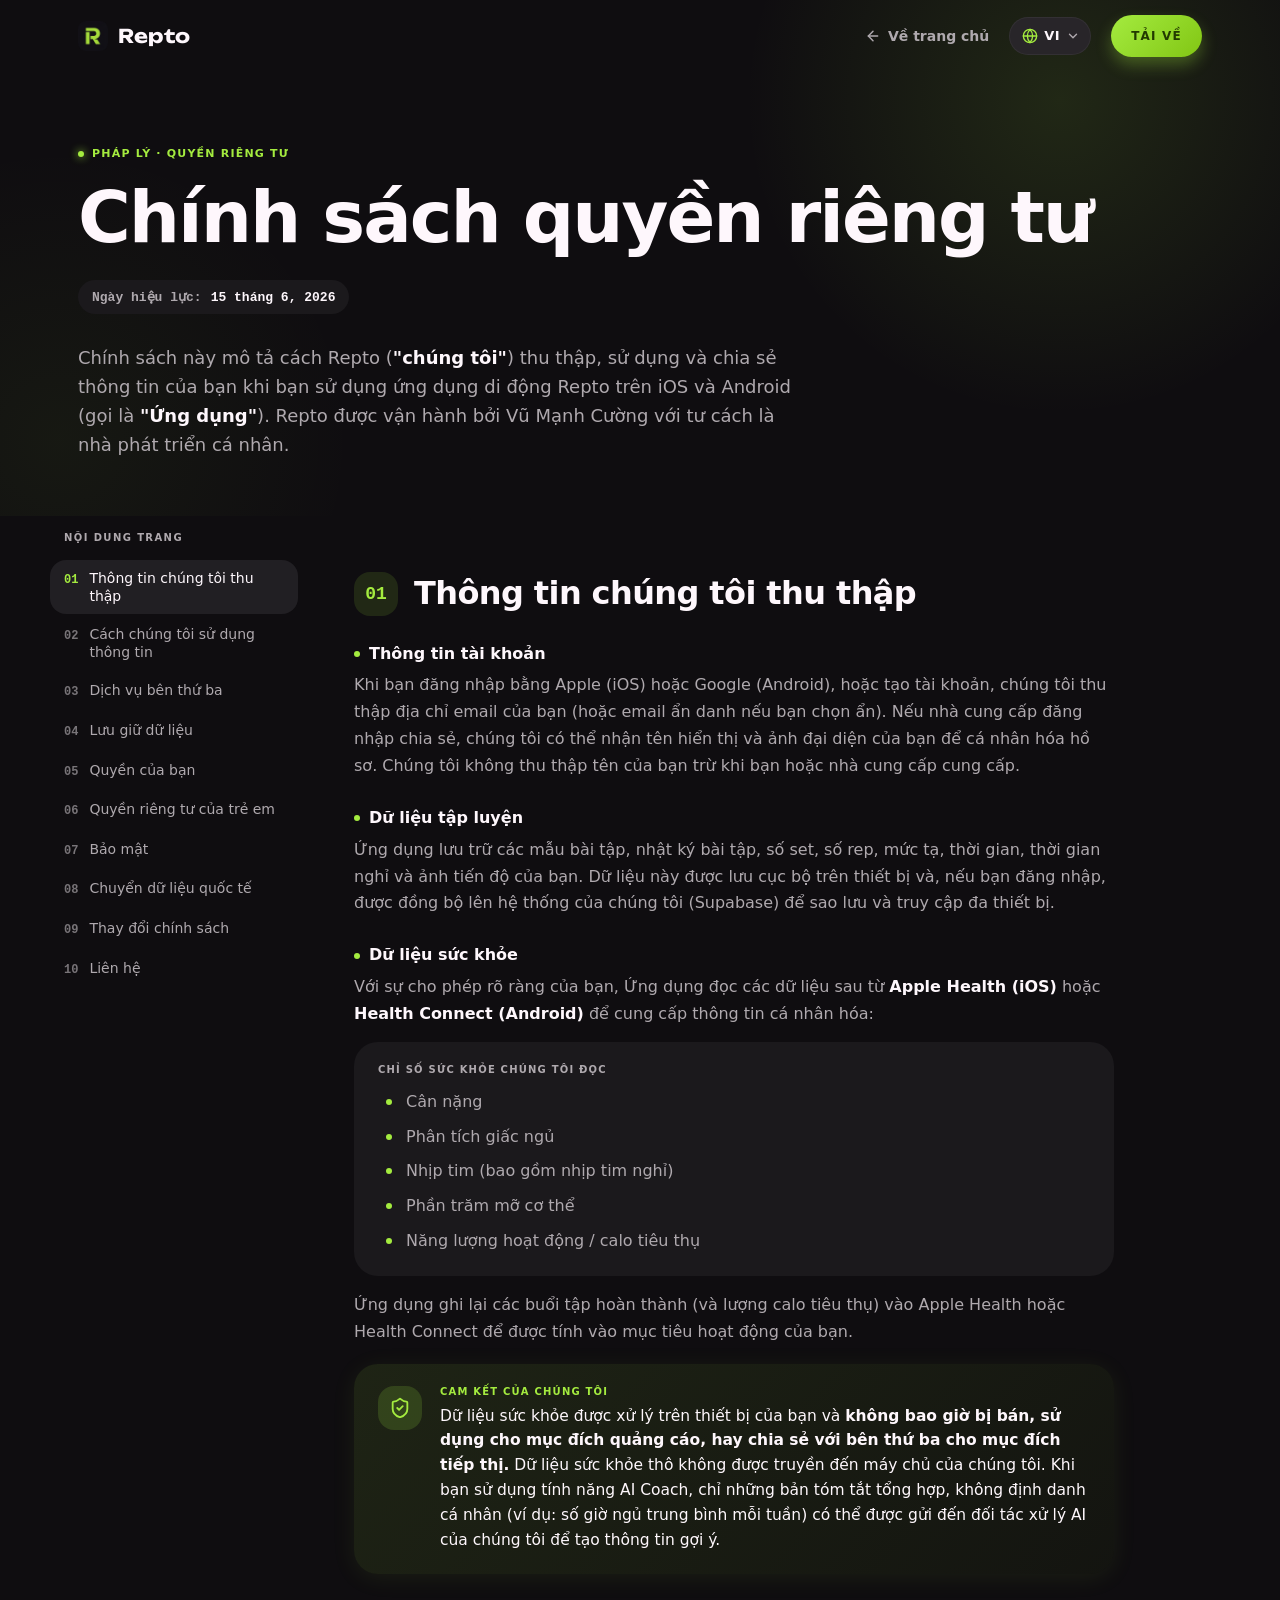
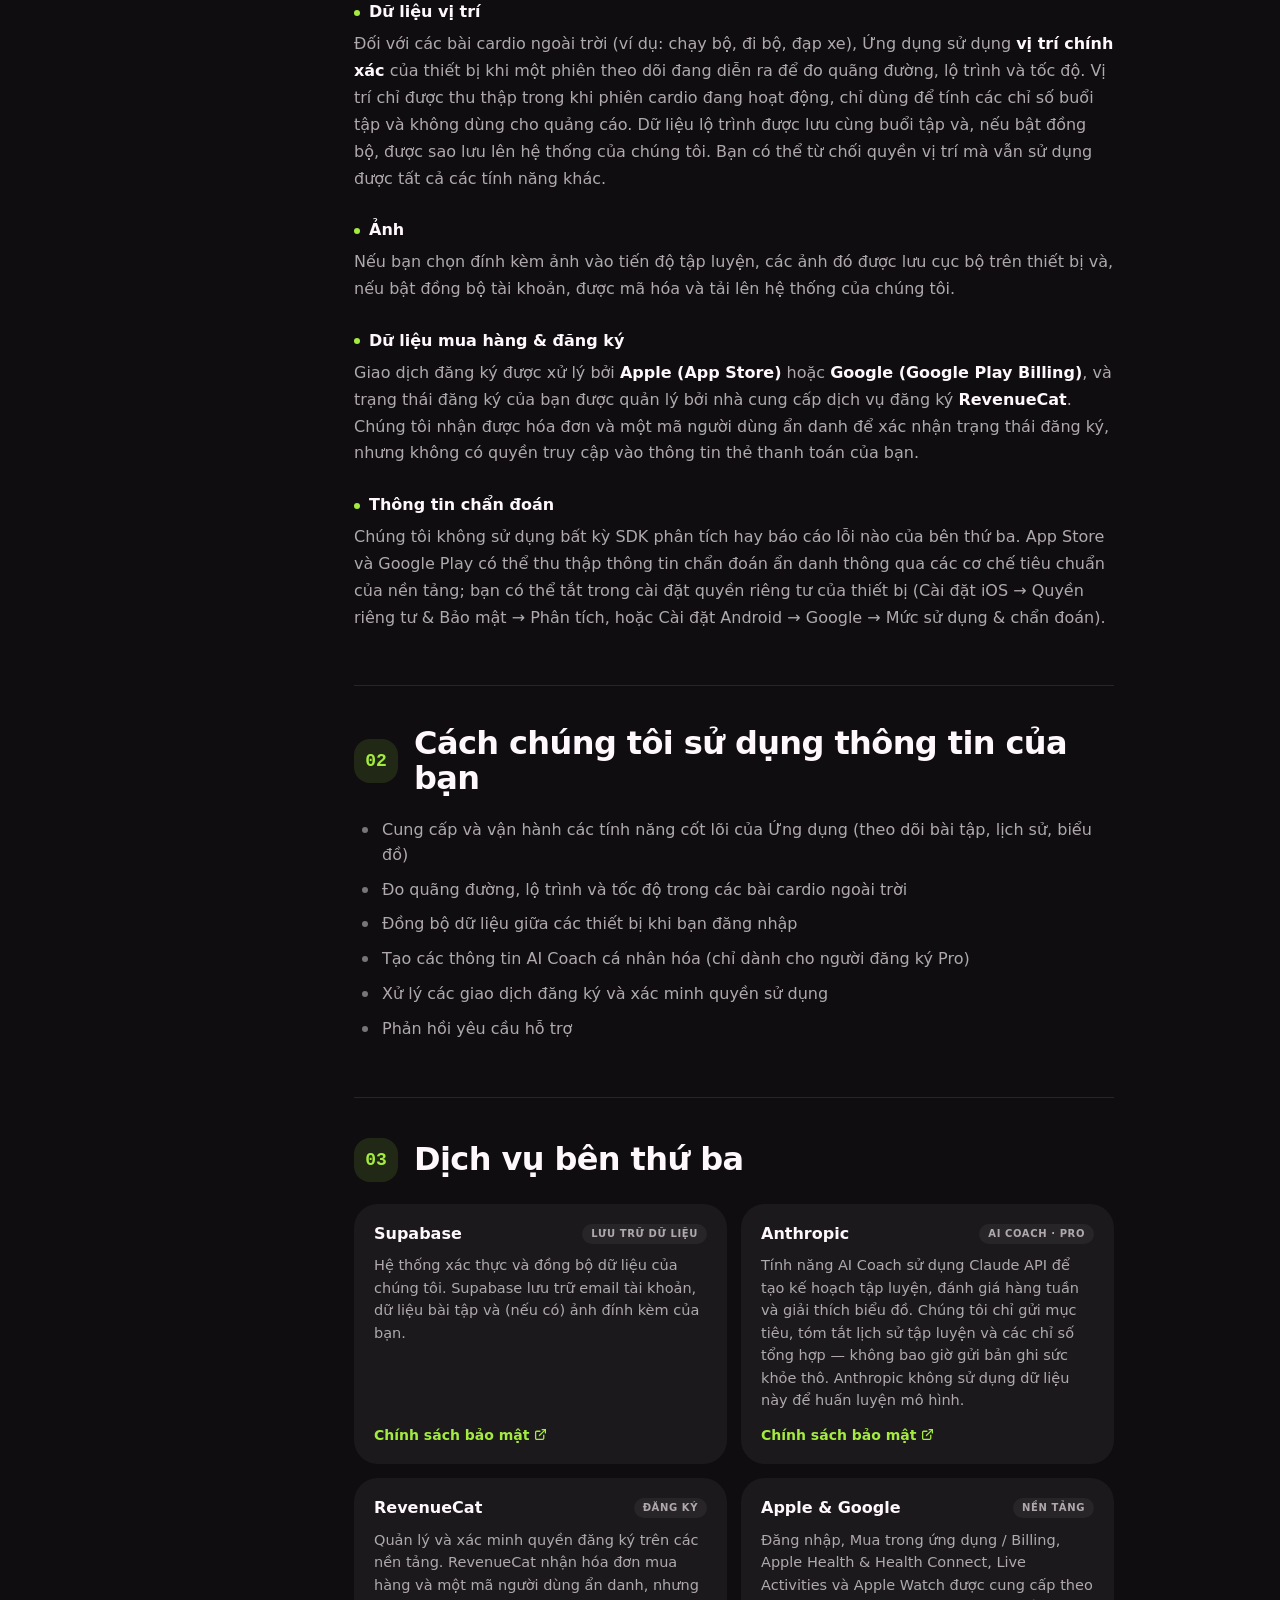
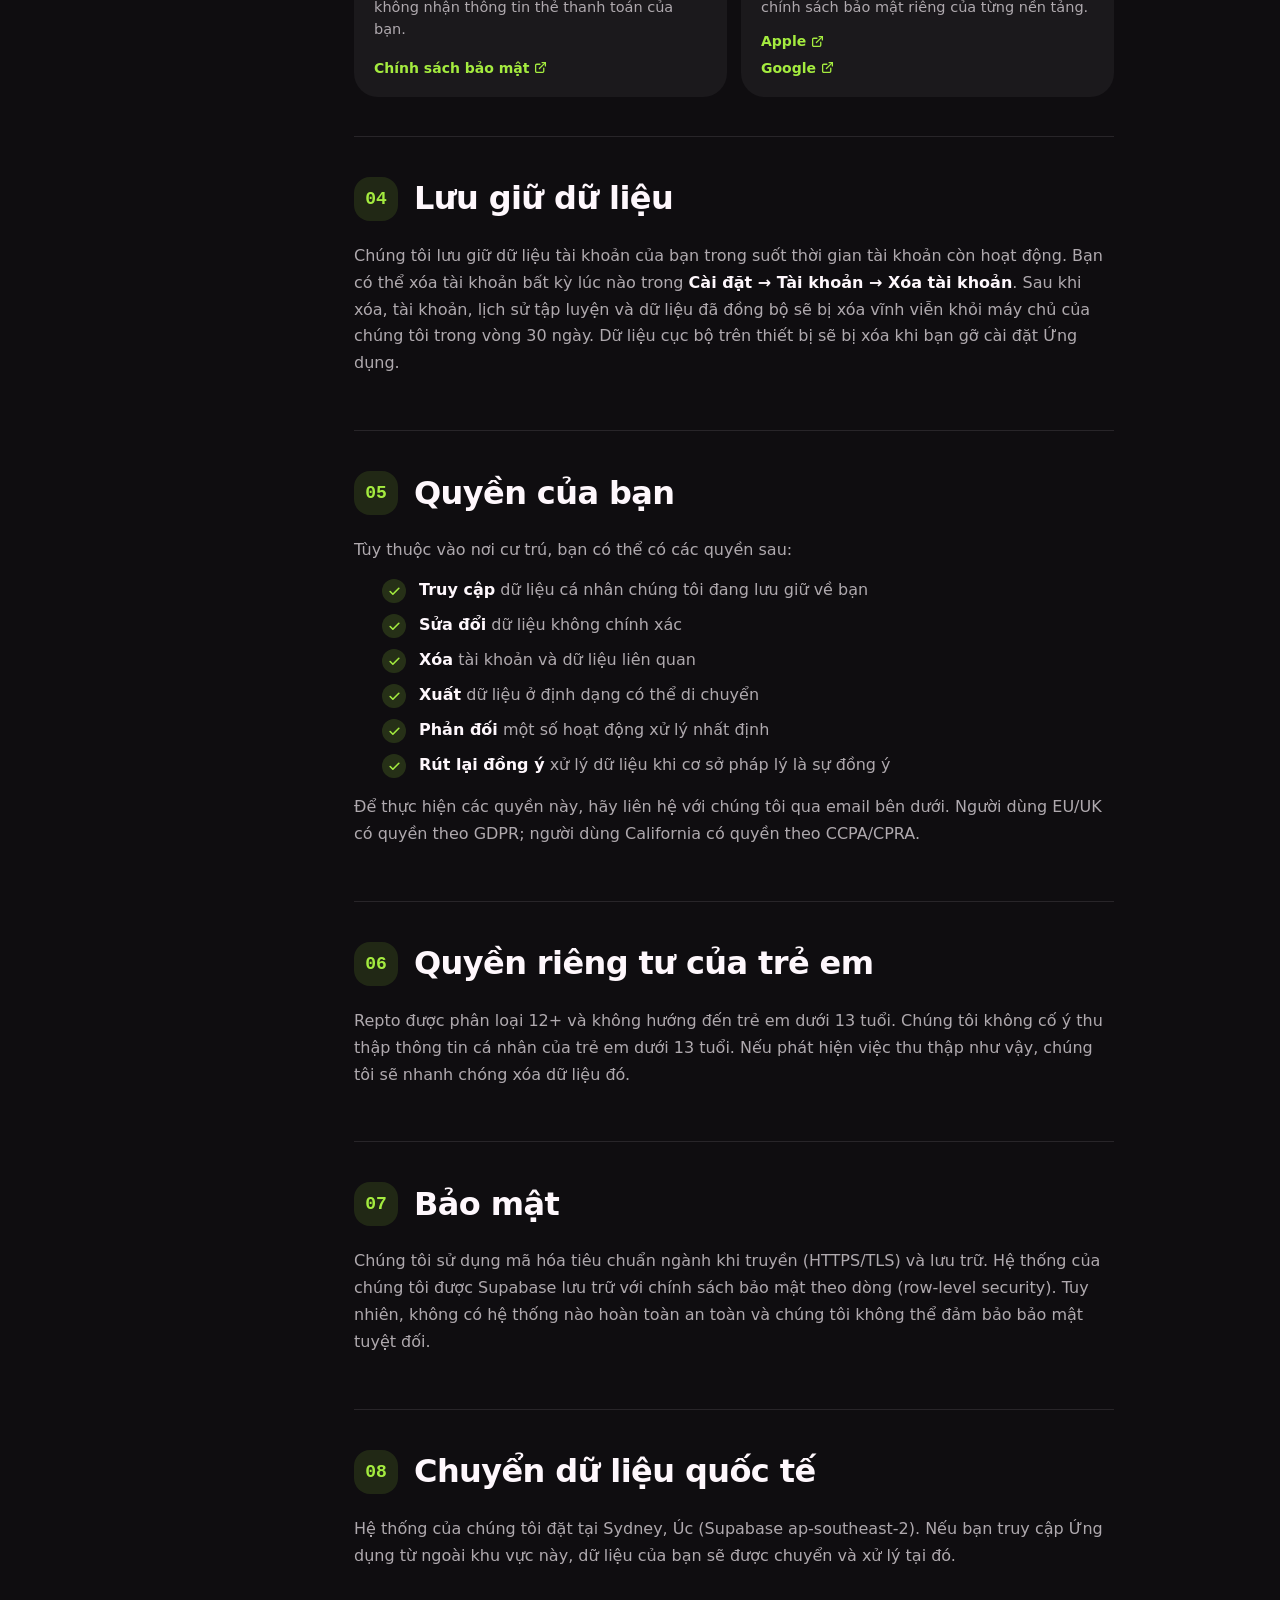
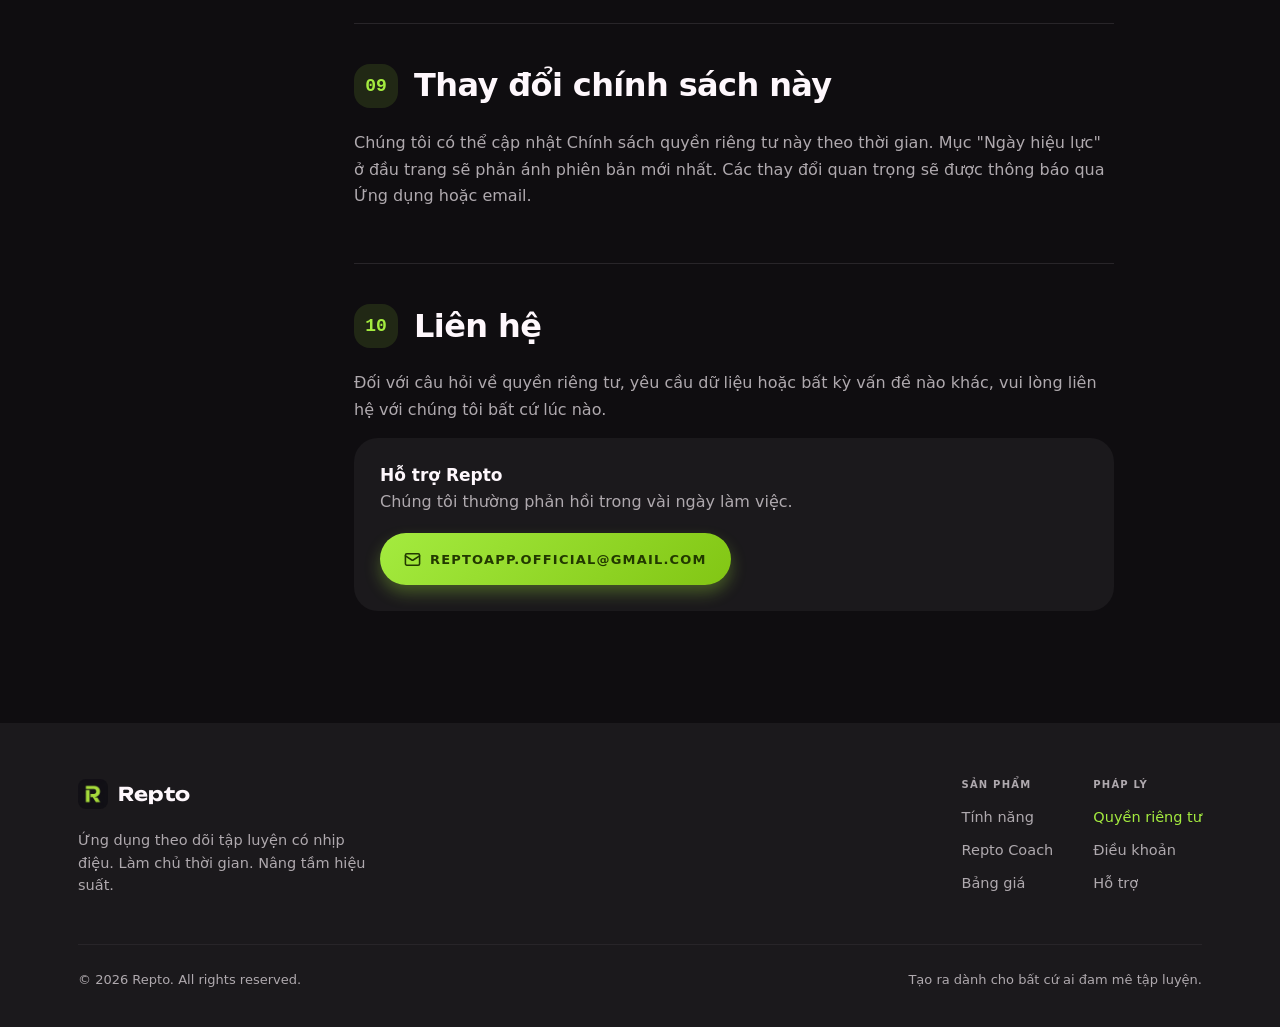
<file: privacy-vi.html>
<!DOCTYPE html>
<html lang="vi">
<head>
<meta charset="UTF-8" />
<meta name="viewport" content="width=device-width, initial-scale=1.0" />
<title>Repto — Chính sách quyền riêng tư</title>
<meta name="description" content="Cách Repto thu thập, sử dụng và bảo vệ dữ liệu của bạn. Dữ liệu sức khỏe được xử lý trên thiết bị của bạn và không bao giờ bị bán." />
<link rel="stylesheet" href="assets/colors_and_type.css" />
<link rel="stylesheet" href="assets/lang.css" />
<link rel="canonical" href="https://reptofit.com/vi/privacy" />
<link rel="alternate" hreflang="en" href="https://reptofit.com/privacy.html" />
<link rel="alternate" hreflang="vi" href="https://reptofit.com/vi/privacy" />
<link rel="alternate" hreflang="x-default" href="https://reptofit.com/privacy.html" />
<meta property="og:type" content="website" />
<meta property="og:url" content="https://reptofit.com/vi/privacy" />
<meta property="og:title" content="Repto — Chính sách quyền riêng tư" />
<meta property="og:image" content="https://reptofit.com/assets/repto-logo.jpeg" />
<meta property="og:locale" content="vi_VN" />
<meta property="og:locale:alternate" content="en_US" />
<script src="assets/redirect.js"></script>
<style>
  * { box-sizing: border-box; }
  html { scroll-behavior: smooth; scroll-padding-top: 96px; }
  html, body { margin: 0; padding: 0; }
  body {
    background: var(--bg);
    color: var(--text-primary);
    font-family: var(--font-ui);
    -webkit-font-smoothing: antialiased;
    text-rendering: optimizeLegibility;
    overflow-x: hidden;
  }
  a { color: var(--lime); text-decoration: none; }
  a:focus-visible, button:focus-visible {
    outline: 2px solid var(--lime); outline-offset: 3px; border-radius: 6px;
  }
  ::selection { background: rgba(164,235,63,.28); color: var(--text-primary); }

  .wrap { width: 100%; max-width: 1180px; margin: 0 auto; padding: 0 28px; }

  /* ---------- NAV ---------- */
  .nav {
    position: fixed; top: 0; left: 0; right: 0; z-index: 100; height: 72px;
    display: flex; align-items: center;
    transition: background .3s ease, backdrop-filter .3s ease, box-shadow .3s ease;
  }
  .nav.scrolled {
    background: rgba(15,13,16,.72);
    backdrop-filter: blur(18px) saturate(1.4);
    -webkit-backdrop-filter: blur(18px) saturate(1.4);
    box-shadow: 0 1px 0 rgba(255,255,255,.05);
  }
  .nav-inner { display: flex; align-items: center; gap: 20px; width: 100%; }
  .wordmark { display: inline-flex; align-items: center; gap: 10px; }
  .wordmark img { width: 30px; height: 30px; border-radius: 8px; display: block; }
  .wordmark span {
    font-family: var(--font-display); font-weight: 700; font-size: 19px;
    color: var(--text-primary); letter-spacing: .5px;
  }
  .nav-spacer { flex: 1; }
  .nav-back {
    display: inline-flex; align-items: center; gap: 7px; font: var(--section-link);
    font-weight: 600; color: var(--text-secondary); transition: color .2s;
  }
  .nav-back:hover { color: var(--text-primary); }
  .nav-cta {
    display: inline-flex; align-items: center; height: 42px; padding: 0 20px;
    border-radius: var(--radius-full); background: var(--gradient-primary);
    color: var(--lime-soft); font: var(--label); font-size: 12px; font-weight: 800;
    letter-spacing: 1.2px; text-transform: uppercase; box-shadow: var(--glow-lime-cta);
  }

  /* ---------- HEADER ---------- */
  .header { position: relative; overflow: hidden; padding: 142px 0 56px; }
  .header::before {
    content: ""; position: absolute; top: -260px; right: -140px;
    width: 720px; height: 720px; pointer-events: none;
    background: radial-gradient(circle, rgba(164,235,63,.12), transparent 62%);
  }
  .header::after {
    content: ""; position: absolute; top: 120px; left: -260px;
    width: 640px; height: 640px; pointer-events: none;
    background: radial-gradient(circle, rgba(164,235,63,.05), transparent 65%);
  }
  .header-inner { position: relative; z-index: 2; }
  .overline {
    display: inline-flex; align-items: center; gap: 8px;
    font: var(--overline); text-transform: uppercase;
    letter-spacing: var(--tracking-overline); color: var(--lime); font-weight: 700;
  }
  .overline .dot { width: 6px; height: 6px; border-radius: 50%; background: var(--lime); box-shadow: 0 0 8px var(--lime); }
  h1.title {
    font-family: var(--font-ui); font-weight: 900; letter-spacing: -2px;
    font-size: clamp(42px, 6vw, 72px); line-height: 1.02; margin: 20px 0 0;
    color: var(--text-primary);
  }
  .header-meta { display: flex; align-items: center; flex-wrap: wrap; gap: 16px; margin-top: 26px; }
  .eff-date {
    display: inline-flex; align-items: center; gap: 9px;
    font-family: var(--font-mono); font-size: 13px; font-weight: 600;
    color: var(--text-secondary); background: var(--surface);
    padding: 9px 14px; border-radius: var(--radius-full);
  }
  .eff-date b { color: var(--text-primary); }
  .lang-toggle { display: inline-flex; align-items: center; gap: 4px; background: var(--surface); border-radius: var(--radius-full); padding: 4px; }
  .lang-toggle a, .lang-toggle span {
    font: var(--caption); font-weight: 700; letter-spacing: .4px; text-transform: uppercase;
    padding: 6px 13px; border-radius: var(--radius-full);
  }
  .lang-toggle .active { background: var(--lime); color: var(--text-on-primary); }
  .lang-toggle a { color: var(--text-secondary); transition: color .2s; }
  .lang-toggle a:hover { color: var(--text-primary); }
  .intro {
    font: var(--body); font-size: 18px; line-height: 1.6; color: var(--text-secondary);
    max-width: 720px; margin: 30px 0 0;
  }
  .intro b { color: var(--text-primary); font-weight: 600; }

  /* ---------- LAYOUT ---------- */
  .layout {
    display: grid; grid-template-columns: 248px 1fr; gap: 56px;
    padding: 16px 0 40px; align-items: start;
  }

  /* TOC */
  .toc { position: sticky; top: 100px; }
  .toc-label {
    font: var(--label); text-transform: uppercase; letter-spacing: 1.4px;
    color: var(--text-secondary); margin: 0 0 16px; padding-left: 14px;
  }
  .toc ol { list-style: none; margin: 0; padding: 0; display: flex; flex-direction: column; gap: 2px; }
  .toc a {
    display: flex; align-items: baseline; gap: 11px; padding: 9px 14px;
    border-radius: var(--radius-md); color: var(--text-secondary);
    font: var(--section-link); font-weight: 500; line-height: 1.3;
    transition: background .2s, color .2s;
  }
  .toc a .num { font-family: var(--font-mono); font-size: 12px; font-weight: 700; color: var(--outline); flex: none; transition: color .2s; }
  .toc a:hover { background: var(--surface); color: var(--text-primary); }
  .toc a.active { background: var(--surface-high); color: var(--text-primary); }
  .toc a.active .num { color: var(--lime); }

  /* CONTENT */
  .content { max-width: 760px; min-width: 0; }
  section.sec { scroll-margin-top: 96px; padding: 40px 0; }
  section.sec + section.sec { box-shadow: 0 -1px 0 var(--surface-highest); }
  .sec-head { display: flex; align-items: center; gap: 16px; margin-bottom: 22px; }
  .sec-num {
    flex: none; width: 44px; height: 44px; border-radius: var(--radius-md);
    background: rgba(164,235,63,.12); color: var(--lime);
    display: flex; align-items: center; justify-content: center;
    font-family: var(--font-mono); font-size: 18px; font-weight: 800;
  }
  h2.sec-title {
    font-family: var(--font-ui); font-weight: 800; font-size: clamp(24px, 3vw, 32px);
    letter-spacing: -.6px; line-height: 1.1; margin: 0; color: var(--text-primary);
  }
  h3.sub {
    font: var(--card-title); font-size: 16px; color: var(--text-primary);
    margin: 28px 0 8px; display: flex; align-items: center; gap: 9px;
  }
  h3.sub .tick { width: 6px; height: 6px; border-radius: 50%; background: var(--lime); flex: none; }
  .content p { font: var(--body); font-size: 16px; line-height: 1.68; color: var(--text-secondary); margin: 0 0 14px; }
  .content p b, .content li b { color: var(--text-primary); font-weight: 600; }
  .content ul { margin: 4px 0 16px; padding: 0; list-style: none; display: flex; flex-direction: column; gap: 10px; }
  .content ul li {
    position: relative; padding-left: 28px; font: var(--body); font-size: 16px;
    line-height: 1.55; color: var(--text-secondary);
  }
  .content ul li::before {
    content: ""; position: absolute; left: 8px; top: 9px; width: 6px; height: 6px;
    border-radius: 50%; background: var(--outline);
  }

  /* surfaced data list card */
  .data-card { background: var(--surface); border-radius: var(--radius-lg); padding: 22px 24px; margin: 4px 0 16px; }
  .data-card .data-head { font: var(--label); text-transform: uppercase; letter-spacing: 1.2px; color: var(--text-secondary); margin-bottom: 14px; }
  .data-card ul { margin: 0; }
  .data-card ul li::before { background: var(--lime); }

  /* callout — the key privacy promise */
  .callout {
    display: flex; gap: 18px; align-items: flex-start;
    background: linear-gradient(135deg, rgba(164,235,63,.10), rgba(130,198,20,.04));
    border-radius: var(--radius-lg); padding: 22px 24px; margin: 18px 0;
    box-shadow: var(--glow-lime-soft);
  }
  .callout .ico {
    flex: none; width: 44px; height: 44px; border-radius: var(--radius-md);
    background: rgba(164,235,63,.16); display: flex; align-items: center; justify-content: center;
  }
  .callout p { margin: 0; font-size: 15.5px; line-height: 1.6; color: var(--text-primary); }
  .callout .co-label { font: var(--label); text-transform: uppercase; letter-spacing: 1.2px; color: var(--lime); display: block; margin-bottom: 6px; }

  /* third-party grid */
  .svc-grid { display: grid; grid-template-columns: 1fr 1fr; gap: 14px; margin-top: 6px; }
  .svc {
    background: var(--surface); border-radius: var(--radius-lg); padding: 20px;
    display: flex; flex-direction: column; transition: background .25s ease, transform .25s ease;
  }
  .svc:hover { background: var(--surface-high); transform: translateY(-3px); }
  .svc-top { display: flex; align-items: center; justify-content: space-between; gap: 10px; margin-bottom: 10px; }
  .svc-name { font: var(--card-title); font-size: 16px; color: var(--text-primary); }
  .svc-role { font: var(--label); text-transform: uppercase; letter-spacing: .6px; color: var(--text-secondary); background: var(--surface-highest); padding: 4px 9px; border-radius: var(--radius-full); white-space: nowrap; }
  .svc p { font-size: 14.5px; line-height: 1.55; margin: 0 0 14px; }
  .svc a { display: inline-flex; align-items: center; gap: 5px; font: var(--section-link); font-weight: 600; margin-top: auto; }

  /* rights list */
  .rights { display: flex; flex-direction: column; gap: 11px; margin: 6px 0 16px; padding: 0; list-style: none; }
  .rights li { display: flex; align-items: flex-start; gap: 13px; font: var(--body); font-size: 16px; line-height: 1.5; color: var(--text-secondary); padding-left: 0; }
  .rights li::before { display: none; }
  .rights .chk {
    flex: none; width: 24px; height: 24px; border-radius: 50%; margin-top: 1px;
    background: rgba(164,235,63,.16); display: flex; align-items: center; justify-content: center;
  }
  .rights li b { color: var(--text-primary); }

  /* contact card */
  .contact-card {
    background: var(--surface); border-radius: var(--radius-lg); padding: 26px;
    display: flex; align-items: center; justify-content: space-between; gap: 20px;
    flex-wrap: wrap; margin-top: 8px;
  }
  .contact-card .cc-text { font: var(--body); font-size: 16px; color: var(--text-secondary); }
  .contact-card .cc-text b { display: block; font: var(--card-title); font-size: 17px; color: var(--text-primary); margin-bottom: 4px; }
  .mail-btn {
    display: inline-flex; align-items: center; gap: 9px; height: 52px; padding: 0 24px;
    border-radius: var(--radius-full); background: var(--gradient-primary); color: var(--lime-soft);
    font: var(--label); font-size: 13px; font-weight: 800; letter-spacing: 1.2px; text-transform: uppercase;
    box-shadow: var(--glow-lime-cta);
  }

  /* ---------- FOOTER ---------- */
  footer { background: var(--surface); padding: 56px 0 40px; margin-top: 32px; }
  .foot-inner { display: flex; align-items: flex-start; justify-content: space-between; gap: 40px; flex-wrap: wrap; }
  .foot-tag { font: var(--body); font-size: 14.5px; line-height: 1.55; color: var(--text-secondary); max-width: 300px; margin: 16px 0 0; }
  .foot-links { display: flex; gap: 40px; flex-wrap: wrap; }
  .foot-col h4 { font: var(--label); text-transform: uppercase; letter-spacing: 1.2px; color: var(--text-secondary); margin: 0 0 16px; }
  .foot-col ul { list-style: none; margin: 0; padding: 0; display: flex; flex-direction: column; gap: 12px; }
  .foot-col a { font: var(--body); font-size: 14.5px; color: var(--text-secondary); transition: color .2s; }
  .foot-col a:hover { color: var(--text-primary); }
  .foot-col a.cur { color: var(--lime); }
  .foot-bottom { margin-top: 48px; padding-top: 26px; box-shadow: 0 -1px 0 var(--surface-highest); display: flex; align-items: center; justify-content: space-between; flex-wrap: wrap; gap: 12px; font: var(--caption); color: var(--text-secondary); }

  /* ---------- RESPONSIVE ---------- */
  @media (max-width: 900px) {
    .layout { grid-template-columns: 1fr; gap: 8px; }
    .toc { position: static; margin-bottom: 24px; background: var(--surface-low); border-radius: var(--radius-lg); padding: 20px; }
    .toc ol { display: grid; grid-template-columns: 1fr 1fr; gap: 2px; }
    .svc-grid { grid-template-columns: 1fr; }
    .nav-back span { display: none; }
  }
  @media (max-width: 560px) {
    .toc ol { grid-template-columns: 1fr; }
    .sec-head { gap: 12px; }
    .sec-num { width: 38px; height: 38px; font-size: 16px; }
    .contact-card { flex-direction: column; align-items: flex-start; }
  }
  @media (prefers-reduced-motion: reduce) {
    html { scroll-behavior: auto; }
    .svc { transition: none; }
  }
</style>
</head>
<body>

<nav class="nav" id="nav">
  <div class="wrap nav-inner">
    <a class="wordmark" href="/vi" aria-label="Repto home">
      <img src="assets/repto-logo.png" alt="" />
      <span>Repto</span>
    </a>
    <div class="nav-spacer"></div>
    <a class="nav-back" href="/vi">
      <svg width="16" height="16" viewBox="0 0 24 24" fill="none" stroke="currentColor" stroke-width="2.2" stroke-linecap="round" stroke-linejoin="round"><path d="m12 19-7-7 7-7"/><path d="M19 12H5"/></svg>
      <span>Về trang chủ</span>
    </a>
    <div class="nav-lang" data-lang-switch><noscript><a href="privacy.html">English</a></noscript></div>
    <a class="nav-cta" href="/vi#download">Tải về</a>
  </div>
</nav>

<header class="header">
  <div class="wrap header-inner">
    <div class="overline"><span class="dot"></span> Pháp lý · Quyền riêng tư</div>
    <h1 class="title">Chính sách quyền riêng tư</h1>
    <div class="header-meta">
      <span class="eff-date">Ngày hiệu lực: <b>15 tháng 6, 2026</b></span>
    </div>
    <p class="intro">
      Chính sách này mô tả cách Repto (<b>"chúng tôi"</b>) thu thập, sử dụng và chia sẻ thông tin của bạn khi bạn sử dụng ứng dụng di động Repto trên iOS và Android (gọi là <b>"Ứng dụng"</b>). Repto được vận hành bởi Vũ Mạnh Cường với tư cách là nhà phát triển cá nhân.
    </p>
  </div>
</header>

<div class="wrap layout">
  <!-- MỤC LỤC -->
  <aside class="toc">
    <p class="toc-label">Nội dung trang</p>
    <nav aria-label="Mục lục">
      <ol>
        <li><a href="#collect"><span class="num">01</span> Thông tin chúng tôi thu thập</a></li>
        <li><a href="#use"><span class="num">02</span> Cách chúng tôi sử dụng thông tin</a></li>
        <li><a href="#third-party"><span class="num">03</span> Dịch vụ bên thứ ba</a></li>
        <li><a href="#retention"><span class="num">04</span> Lưu giữ dữ liệu</a></li>
        <li><a href="#rights"><span class="num">05</span> Quyền của bạn</a></li>
        <li><a href="#children"><span class="num">06</span> Quyền riêng tư của trẻ em</a></li>
        <li><a href="#security"><span class="num">07</span> Bảo mật</a></li>
        <li><a href="#transfers"><span class="num">08</span> Chuyển dữ liệu quốc tế</a></li>
        <li><a href="#changes"><span class="num">09</span> Thay đổi chính sách</a></li>
        <li><a href="#contact"><span class="num">10</span> Liên hệ</a></li>
      </ol>
    </nav>
  </aside>

  <!-- NỘI DUNG -->
  <article class="content">

    <section class="sec" id="collect">
      <div class="sec-head"><span class="sec-num">01</span><h2 class="sec-title">Thông tin chúng tôi thu thập</h2></div>

      <h3 class="sub"><span class="tick"></span> Thông tin tài khoản</h3>
      <p>Khi bạn đăng nhập bằng Apple (iOS) hoặc Google (Android), hoặc tạo tài khoản, chúng tôi thu thập địa chỉ email của bạn (hoặc email ẩn danh nếu bạn chọn ẩn). Nếu nhà cung cấp đăng nhập chia sẻ, chúng tôi có thể nhận tên hiển thị và ảnh đại diện của bạn để cá nhân hóa hồ sơ. Chúng tôi không thu thập tên của bạn trừ khi bạn hoặc nhà cung cấp cung cấp.</p>

      <h3 class="sub"><span class="tick"></span> Dữ liệu tập luyện</h3>
      <p>Ứng dụng lưu trữ các mẫu bài tập, nhật ký bài tập, số set, số rep, mức tạ, thời gian, thời gian nghỉ và ảnh tiến độ của bạn. Dữ liệu này được lưu cục bộ trên thiết bị và, nếu bạn đăng nhập, được đồng bộ lên hệ thống của chúng tôi (Supabase) để sao lưu và truy cập đa thiết bị.</p>

      <h3 class="sub"><span class="tick"></span> Dữ liệu sức khỏe</h3>
      <p>Với sự cho phép rõ ràng của bạn, Ứng dụng đọc các dữ liệu sau từ <b>Apple Health (iOS)</b> hoặc <b>Health Connect (Android)</b> để cung cấp thông tin cá nhân hóa:</p>
      <div class="data-card">
        <div class="data-head">Chỉ số sức khỏe chúng tôi đọc</div>
        <ul>
          <li>Cân nặng</li>
          <li>Phân tích giấc ngủ</li>
          <li>Nhịp tim (bao gồm nhịp tim nghỉ)</li>
          <li>Phần trăm mỡ cơ thể</li>
          <li>Năng lượng hoạt động / calo tiêu thụ</li>
        </ul>
      </div>
      <p>Ứng dụng ghi lại các buổi tập hoàn thành (và lượng calo tiêu thụ) vào Apple Health hoặc Health Connect để được tính vào mục tiêu hoạt động của bạn.</p>
      <div class="callout">
        <span class="ico">
          <svg width="22" height="22" viewBox="0 0 24 24" fill="none" stroke="var(--lime)" stroke-width="2" stroke-linecap="round" stroke-linejoin="round"><path d="M20 13c0 5-3.5 7.5-7.66 8.95a1 1 0 0 1-.67-.01C7.5 20.5 4 18 4 13V6a1 1 0 0 1 1-1c2 0 4.5-1.2 6.24-2.72a1.17 1.17 0 0 1 1.52 0C14.51 3.81 17 5 19 5a1 1 0 0 1 1 1z"/><path d="m9 12 2 2 4-4"/></svg>
        </span>
        <p><span class="co-label">Cam kết của chúng tôi</span>Dữ liệu sức khỏe được xử lý trên thiết bị của bạn và <b>không bao giờ bị bán, sử dụng cho mục đích quảng cáo, hay chia sẻ với bên thứ ba cho mục đích tiếp thị.</b> Dữ liệu sức khỏe thô không được truyền đến máy chủ của chúng tôi. Khi bạn sử dụng tính năng AI Coach, chỉ những bản tóm tắt tổng hợp, không định danh cá nhân (ví dụ: số giờ ngủ trung bình mỗi tuần) có thể được gửi đến đối tác xử lý AI của chúng tôi để tạo thông tin gợi ý.</p>
      </div>

      <h3 class="sub"><span class="tick"></span> Dữ liệu vị trí</h3>
      <p>Đối với các bài cardio ngoài trời (ví dụ: chạy bộ, đi bộ, đạp xe), Ứng dụng sử dụng <b>vị trí chính xác</b> của thiết bị khi một phiên theo dõi đang diễn ra để đo quãng đường, lộ trình và tốc độ. Vị trí chỉ được thu thập trong khi phiên cardio đang hoạt động, chỉ dùng để tính các chỉ số buổi tập và không dùng cho quảng cáo. Dữ liệu lộ trình được lưu cùng buổi tập và, nếu bật đồng bộ, được sao lưu lên hệ thống của chúng tôi. Bạn có thể từ chối quyền vị trí mà vẫn sử dụng được tất cả các tính năng khác.</p>

      <h3 class="sub"><span class="tick"></span> Ảnh</h3>
      <p>Nếu bạn chọn đính kèm ảnh vào tiến độ tập luyện, các ảnh đó được lưu cục bộ trên thiết bị và, nếu bật đồng bộ tài khoản, được mã hóa và tải lên hệ thống của chúng tôi.</p>

      <h3 class="sub"><span class="tick"></span> Dữ liệu mua hàng &amp; đăng ký</h3>
      <p>Giao dịch đăng ký được xử lý bởi <b>Apple (App Store)</b> hoặc <b>Google (Google Play Billing)</b>, và trạng thái đăng ký của bạn được quản lý bởi nhà cung cấp dịch vụ đăng ký <b>RevenueCat</b>. Chúng tôi nhận được hóa đơn và một mã người dùng ẩn danh để xác nhận trạng thái đăng ký, nhưng không có quyền truy cập vào thông tin thẻ thanh toán của bạn.</p>

      <h3 class="sub"><span class="tick"></span> Thông tin chẩn đoán</h3>
      <p>Chúng tôi không sử dụng bất kỳ SDK phân tích hay báo cáo lỗi nào của bên thứ ba. App Store và Google Play có thể thu thập thông tin chẩn đoán ẩn danh thông qua các cơ chế tiêu chuẩn của nền tảng; bạn có thể tắt trong cài đặt quyền riêng tư của thiết bị (Cài đặt iOS → Quyền riêng tư &amp; Bảo mật → Phân tích, hoặc Cài đặt Android → Google → Mức sử dụng &amp; chẩn đoán).</p>
    </section>

    <section class="sec" id="use">
      <div class="sec-head"><span class="sec-num">02</span><h2 class="sec-title">Cách chúng tôi sử dụng thông tin của bạn</h2></div>
      <ul>
        <li>Cung cấp và vận hành các tính năng cốt lõi của Ứng dụng (theo dõi bài tập, lịch sử, biểu đồ)</li>
        <li>Đo quãng đường, lộ trình và tốc độ trong các bài cardio ngoài trời</li>
        <li>Đồng bộ dữ liệu giữa các thiết bị khi bạn đăng nhập</li>
        <li>Tạo các thông tin AI Coach cá nhân hóa (chỉ dành cho người đăng ký Pro)</li>
        <li>Xử lý các giao dịch đăng ký và xác minh quyền sử dụng</li>
        <li>Phản hồi yêu cầu hỗ trợ</li>
      </ul>
    </section>

    <section class="sec" id="third-party">
      <div class="sec-head"><span class="sec-num">03</span><h2 class="sec-title">Dịch vụ bên thứ ba</h2></div>
      <div class="svc-grid">
        <div class="svc">
          <div class="svc-top"><span class="svc-name">Supabase</span><span class="svc-role">Lưu trữ dữ liệu</span></div>
          <p>Hệ thống xác thực và đồng bộ dữ liệu của chúng tôi. Supabase lưu trữ email tài khoản, dữ liệu bài tập và (nếu có) ảnh đính kèm của bạn.</p>
          <a href="https://supabase.com/privacy" target="_blank" rel="noopener">Chính sách bảo mật
            <svg width="13" height="13" viewBox="0 0 24 24" fill="none" stroke="currentColor" stroke-width="2.4" stroke-linecap="round" stroke-linejoin="round"><path d="M15 3h6v6"/><path d="M10 14 21 3"/><path d="M18 13v6a2 2 0 0 1-2 2H5a2 2 0 0 1-2-2V8a2 2 0 0 1 2-2h6"/></svg>
          </a>
        </div>
        <div class="svc">
          <div class="svc-top"><span class="svc-name">Anthropic</span><span class="svc-role">AI Coach · Pro</span></div>
          <p>Tính năng AI Coach sử dụng Claude API để tạo kế hoạch tập luyện, đánh giá hàng tuần và giải thích biểu đồ. Chúng tôi chỉ gửi mục tiêu, tóm tắt lịch sử tập luyện và các chỉ số tổng hợp — không bao giờ gửi bản ghi sức khỏe thô. Anthropic không sử dụng dữ liệu này để huấn luyện mô hình.</p>
          <a href="https://www.anthropic.com/legal/privacy" target="_blank" rel="noopener">Chính sách bảo mật
            <svg width="13" height="13" viewBox="0 0 24 24" fill="none" stroke="currentColor" stroke-width="2.4" stroke-linecap="round" stroke-linejoin="round"><path d="M15 3h6v6"/><path d="M10 14 21 3"/><path d="M18 13v6a2 2 0 0 1-2 2H5a2 2 0 0 1-2-2V8a2 2 0 0 1 2-2h6"/></svg>
          </a>
        </div>
        <div class="svc">
          <div class="svc-top"><span class="svc-name">RevenueCat</span><span class="svc-role">Đăng ký</span></div>
          <p>Quản lý và xác minh quyền đăng ký trên các nền tảng. RevenueCat nhận hóa đơn mua hàng và một mã người dùng ẩn danh, nhưng không nhận thông tin thẻ thanh toán của bạn.</p>
          <a href="https://www.revenuecat.com/privacy" target="_blank" rel="noopener">Chính sách bảo mật
            <svg width="13" height="13" viewBox="0 0 24 24" fill="none" stroke="currentColor" stroke-width="2.4" stroke-linecap="round" stroke-linejoin="round"><path d="M15 3h6v6"/><path d="M10 14 21 3"/><path d="M18 13v6a2 2 0 0 1-2 2H5a2 2 0 0 1-2-2V8a2 2 0 0 1 2-2h6"/></svg>
          </a>
        </div>
        <div class="svc">
          <div class="svc-top"><span class="svc-name">Apple &amp; Google</span><span class="svc-role">Nền tảng</span></div>
          <p>Đăng nhập, Mua trong ứng dụng / Billing, Apple Health &amp; Health Connect, Live Activities và Apple Watch được cung cấp theo chính sách bảo mật riêng của từng nền tảng.</p>
          <a href="https://www.apple.com/legal/privacy/" target="_blank" rel="noopener">Apple
            <svg width="13" height="13" viewBox="0 0 24 24" fill="none" stroke="currentColor" stroke-width="2.4" stroke-linecap="round" stroke-linejoin="round"><path d="M15 3h6v6"/><path d="M10 14 21 3"/><path d="M18 13v6a2 2 0 0 1-2 2H5a2 2 0 0 1-2-2V8a2 2 0 0 1 2-2h6"/></svg>
          </a>
          <a href="https://policies.google.com/privacy" target="_blank" rel="noopener" style="margin-top:8px;">Google
            <svg width="13" height="13" viewBox="0 0 24 24" fill="none" stroke="currentColor" stroke-width="2.4" stroke-linecap="round" stroke-linejoin="round"><path d="M15 3h6v6"/><path d="M10 14 21 3"/><path d="M18 13v6a2 2 0 0 1-2 2H5a2 2 0 0 1-2-2V8a2 2 0 0 1 2-2h6"/></svg>
          </a>
        </div>
      </div>
    </section>

    <section class="sec" id="retention">
      <div class="sec-head"><span class="sec-num">04</span><h2 class="sec-title">Lưu giữ dữ liệu</h2></div>
      <p>Chúng tôi lưu giữ dữ liệu tài khoản của bạn trong suốt thời gian tài khoản còn hoạt động. Bạn có thể xóa tài khoản bất kỳ lúc nào trong <b>Cài đặt → Tài khoản → Xóa tài khoản</b>. Sau khi xóa, tài khoản, lịch sử tập luyện và dữ liệu đã đồng bộ sẽ bị xóa vĩnh viễn khỏi máy chủ của chúng tôi trong vòng 30 ngày. Dữ liệu cục bộ trên thiết bị sẽ bị xóa khi bạn gỡ cài đặt Ứng dụng.</p>
    </section>

    <section class="sec" id="rights">
      <div class="sec-head"><span class="sec-num">05</span><h2 class="sec-title">Quyền của bạn</h2></div>
      <p>Tùy thuộc vào nơi cư trú, bạn có thể có các quyền sau:</p>
      <ul class="rights">
        <li><span class="chk"><svg width="13" height="13" viewBox="0 0 24 24" fill="none" stroke="var(--lime)" stroke-width="3" stroke-linecap="round" stroke-linejoin="round"><path d="M20 6 9 17l-5-5"/></svg></span><span><b>Truy cập</b> dữ liệu cá nhân chúng tôi đang lưu giữ về bạn</span></li>
        <li><span class="chk"><svg width="13" height="13" viewBox="0 0 24 24" fill="none" stroke="var(--lime)" stroke-width="3" stroke-linecap="round" stroke-linejoin="round"><path d="M20 6 9 17l-5-5"/></svg></span><span><b>Sửa đổi</b> dữ liệu không chính xác</span></li>
        <li><span class="chk"><svg width="13" height="13" viewBox="0 0 24 24" fill="none" stroke="var(--lime)" stroke-width="3" stroke-linecap="round" stroke-linejoin="round"><path d="M20 6 9 17l-5-5"/></svg></span><span><b>Xóa</b> tài khoản và dữ liệu liên quan</span></li>
        <li><span class="chk"><svg width="13" height="13" viewBox="0 0 24 24" fill="none" stroke="var(--lime)" stroke-width="3" stroke-linecap="round" stroke-linejoin="round"><path d="M20 6 9 17l-5-5"/></svg></span><span><b>Xuất</b> dữ liệu ở định dạng có thể di chuyển</span></li>
        <li><span class="chk"><svg width="13" height="13" viewBox="0 0 24 24" fill="none" stroke="var(--lime)" stroke-width="3" stroke-linecap="round" stroke-linejoin="round"><path d="M20 6 9 17l-5-5"/></svg></span><span><b>Phản đối</b> một số hoạt động xử lý nhất định</span></li>
        <li><span class="chk"><svg width="13" height="13" viewBox="0 0 24 24" fill="none" stroke="var(--lime)" stroke-width="3" stroke-linecap="round" stroke-linejoin="round"><path d="M20 6 9 17l-5-5"/></svg></span><span><b>Rút lại đồng ý</b> xử lý dữ liệu khi cơ sở pháp lý là sự đồng ý</span></li>
      </ul>
      <p>Để thực hiện các quyền này, hãy liên hệ với chúng tôi qua email bên dưới. Người dùng EU/UK có quyền theo GDPR; người dùng California có quyền theo CCPA/CPRA.</p>
    </section>

    <section class="sec" id="children">
      <div class="sec-head"><span class="sec-num">06</span><h2 class="sec-title">Quyền riêng tư của trẻ em</h2></div>
      <p>Repto được phân loại 12+ và không hướng đến trẻ em dưới 13 tuổi. Chúng tôi không cố ý thu thập thông tin cá nhân của trẻ em dưới 13 tuổi. Nếu phát hiện việc thu thập như vậy, chúng tôi sẽ nhanh chóng xóa dữ liệu đó.</p>
    </section>

    <section class="sec" id="security">
      <div class="sec-head"><span class="sec-num">07</span><h2 class="sec-title">Bảo mật</h2></div>
      <p>Chúng tôi sử dụng mã hóa tiêu chuẩn ngành khi truyền (HTTPS/TLS) và lưu trữ. Hệ thống của chúng tôi được Supabase lưu trữ với chính sách bảo mật theo dòng (row-level security). Tuy nhiên, không có hệ thống nào hoàn toàn an toàn và chúng tôi không thể đảm bảo bảo mật tuyệt đối.</p>
    </section>

    <section class="sec" id="transfers">
      <div class="sec-head"><span class="sec-num">08</span><h2 class="sec-title">Chuyển dữ liệu quốc tế</h2></div>
      <p>Hệ thống của chúng tôi đặt tại Sydney, Úc (Supabase ap-southeast-2). Nếu bạn truy cập Ứng dụng từ ngoài khu vực này, dữ liệu của bạn sẽ được chuyển và xử lý tại đó.</p>
    </section>

    <section class="sec" id="changes">
      <div class="sec-head"><span class="sec-num">09</span><h2 class="sec-title">Thay đổi chính sách này</h2></div>
      <p>Chúng tôi có thể cập nhật Chính sách quyền riêng tư này theo thời gian. Mục "Ngày hiệu lực" ở đầu trang sẽ phản ánh phiên bản mới nhất. Các thay đổi quan trọng sẽ được thông báo qua Ứng dụng hoặc email.</p>
    </section>

    <section class="sec" id="contact">
      <div class="sec-head"><span class="sec-num">10</span><h2 class="sec-title">Liên hệ</h2></div>
      <p>Đối với câu hỏi về quyền riêng tư, yêu cầu dữ liệu hoặc bất kỳ vấn đề nào khác, vui lòng liên hệ với chúng tôi bất cứ lúc nào.</p>
      <div class="contact-card">
        <div class="cc-text">
          <b>Hỗ trợ Repto</b>
          Chúng tôi thường phản hồi trong vài ngày làm việc.
        </div>
        <a class="mail-btn" href="mailto:reptoapp.official@gmail.com">
          <svg width="17" height="17" viewBox="0 0 24 24" fill="none" stroke="currentColor" stroke-width="2.2" stroke-linecap="round" stroke-linejoin="round"><rect width="20" height="16" x="2" y="4" rx="2"/><path d="m22 7-8.97 5.7a1.94 1.94 0 0 1-2.06 0L2 7"/></svg>
          reptoapp.official@gmail.com
        </a>
      </div>
    </section>

  </article>
</div>

<footer>
  <div class="wrap">
    <div class="foot-inner">
      <div>
        <a class="wordmark" href="/vi"><img src="assets/repto-logo.png" alt="" /><span>Repto</span></a>
        <p class="foot-tag">Ứng dụng theo dõi tập luyện có nhịp điệu. Làm chủ thời gian. Nâng tầm hiệu suất.</p>
      </div>
      <div class="foot-links">
        <div class="foot-col">
          <h4>Sản phẩm</h4>
          <ul>
            <li><a href="/vi#features">Tính năng</a></li>
            <li><a href="/vi#coach">Repto Coach</a></li>
            <li><a href="/vi#pricing">Bảng giá</a></li>
          </ul>
        </div>
        <div class="foot-col">
          <h4>Pháp lý</h4>
          <ul>
            <li><a class="cur" href="/vi/privacy">Quyền riêng tư</a></li>
            <li><a href="/vi/terms">Điều khoản</a></li>
            <li><a href="/vi/support">Hỗ trợ</a></li>
          </ul>
        </div>
      </div>
    </div>
    <div class="foot-bottom">
      <span>© 2026 Repto. All rights reserved.</span>
      <span>Tạo ra dành cho bất cứ ai đam mê tập luyện.</span>
    </div>
  </div>
</footer>

<script>
(function () {
  var nav = document.getElementById('nav');
  var onScroll = function () {
    if (window.scrollY > 24) nav.classList.add('scrolled');
    else nav.classList.remove('scrolled');
    spy();
  };
  // scrollspy — pick the section whose top is nearest above the offset line
  var links = Array.prototype.slice.call(document.querySelectorAll('.toc a'));
  var secs = links.map(function (a) { return document.querySelector(a.getAttribute('href')); });
  function spy() {
    var line = 140, idx = 0;
    for (var i = 0; i < secs.length; i++) {
      if (secs[i] && secs[i].getBoundingClientRect().top <= line) idx = i;
    }
    links.forEach(function (a, i) { a.classList.toggle('active', i === idx); });
  }
  window.addEventListener('scroll', onScroll, { passive: true });
  onScroll();
})();
</script>

<script src="assets/lang.js" defer></script>
</body>
</html>
</file>
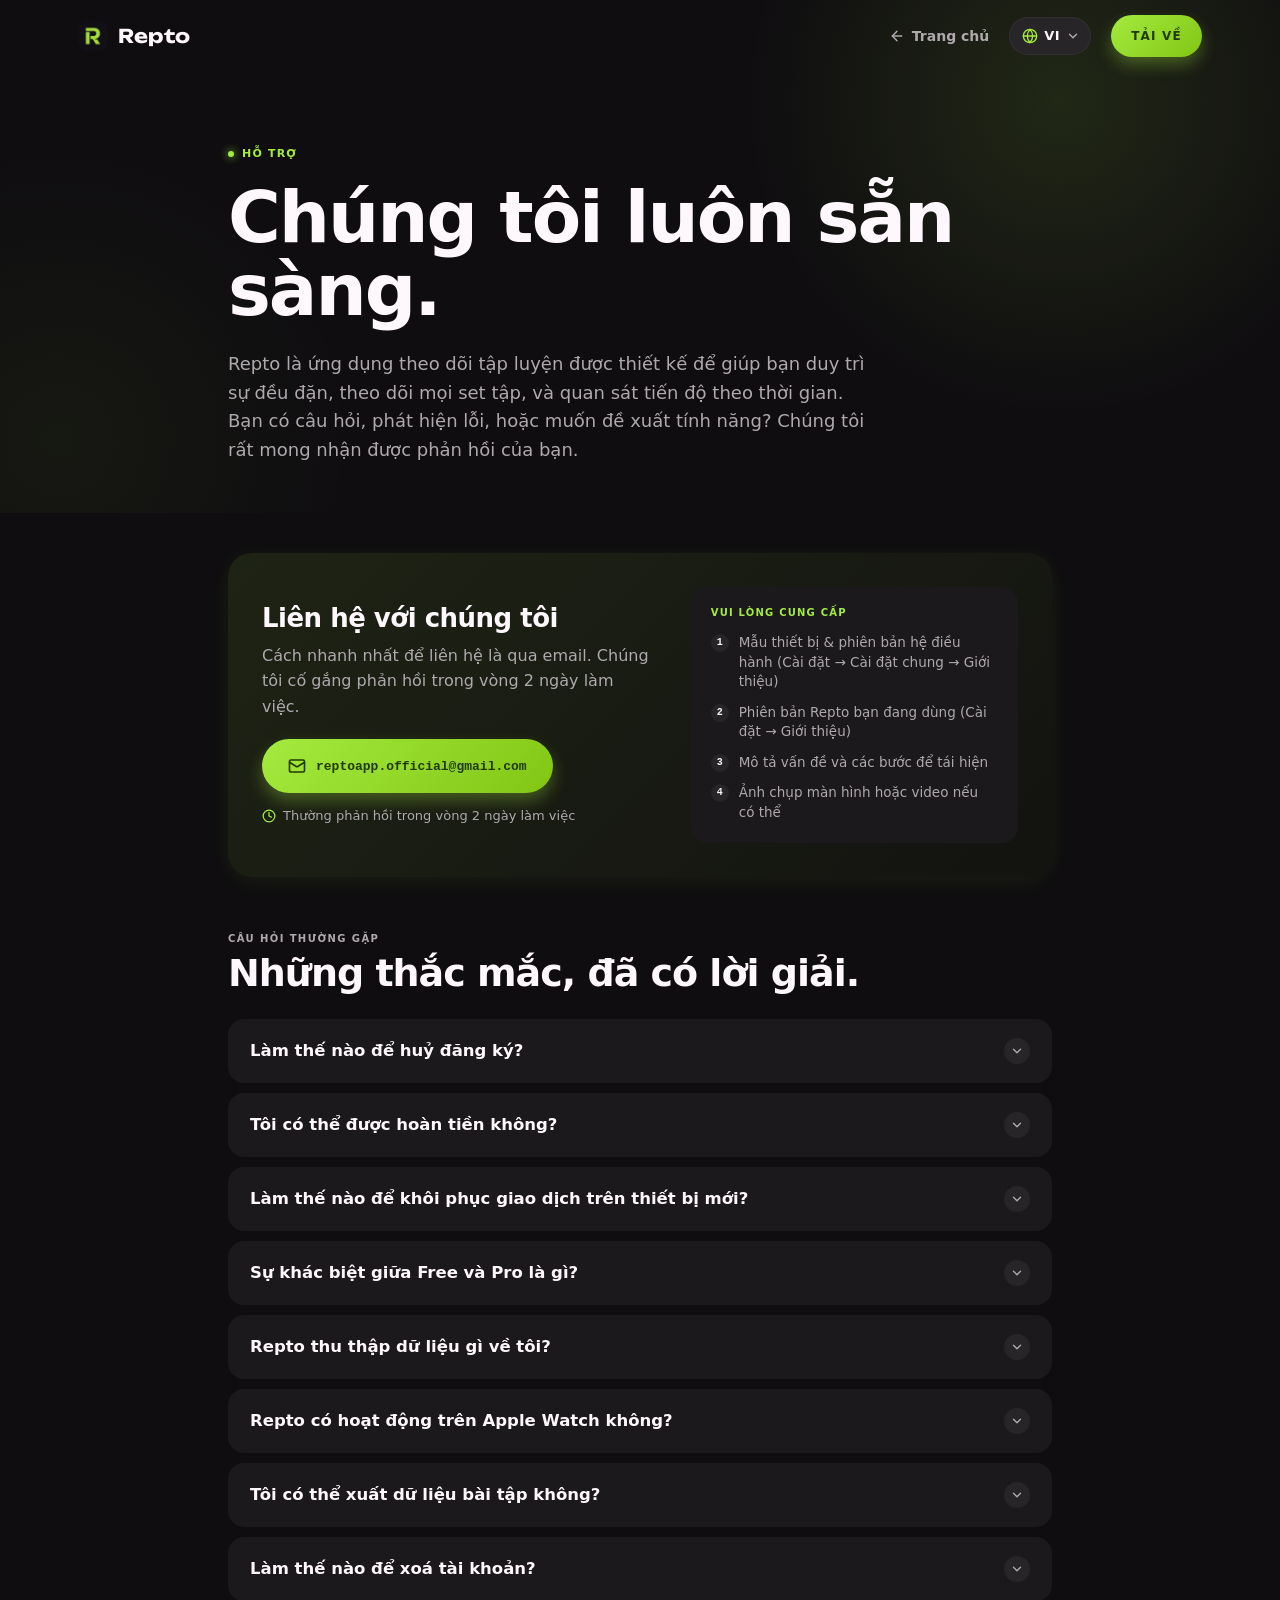
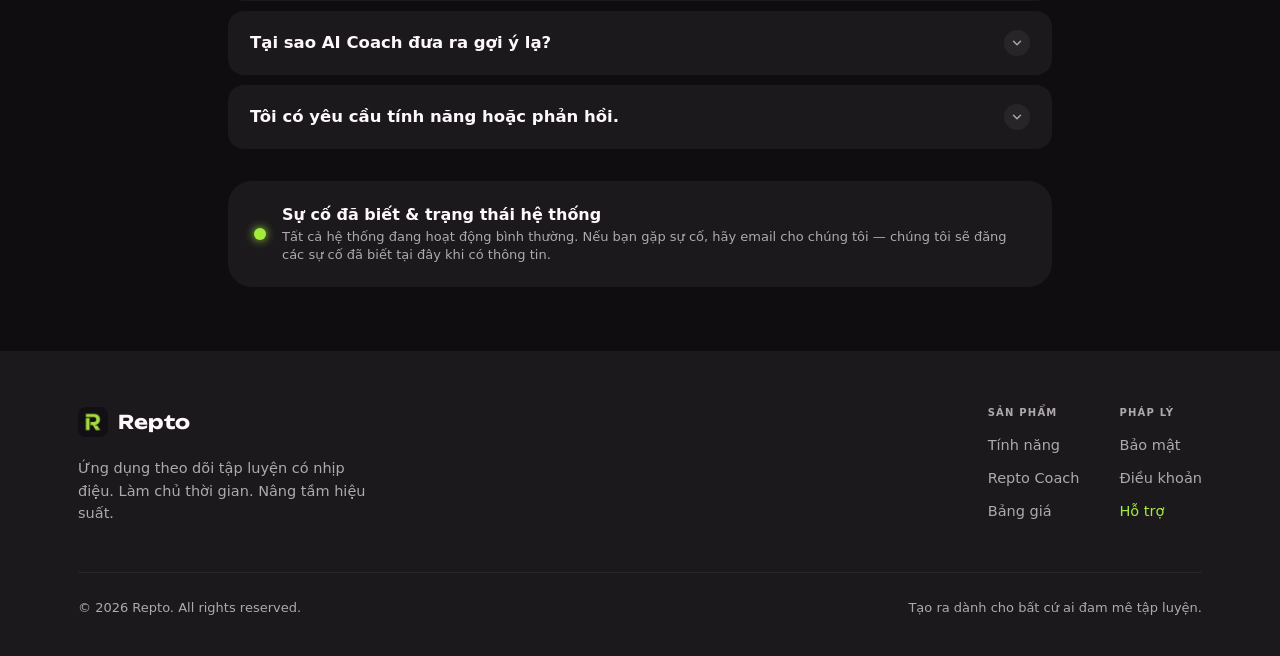
<file: support-vi.html>
<!DOCTYPE html>
<html lang="vi">
<head>
<meta charset="UTF-8" />
<meta name="viewport" content="width=device-width, initial-scale=1.0" />
<title>Repto — Hỗ trợ</title>
<meta name="description" content="Nhận trợ giúp với Repto. Liên hệ với chúng tôi, xem các câu hỏi thường gặp về gói đăng ký, hoàn tiền, Apple Watch, xuất dữ liệu và hơn thế." />
<link rel="stylesheet" href="assets/colors_and_type.css" />
<link rel="stylesheet" href="assets/lang.css" />
<link rel="canonical" href="https://reptofit.com/vi/support" />
<link rel="alternate" hreflang="en" href="https://reptofit.com/support.html" />
<link rel="alternate" hreflang="vi" href="https://reptofit.com/vi/support" />
<link rel="alternate" hreflang="x-default" href="https://reptofit.com/support.html" />
<meta property="og:type" content="website" />
<meta property="og:url" content="https://reptofit.com/vi/support" />
<meta property="og:title" content="Repto — Hỗ trợ" />
<meta property="og:image" content="https://reptofit.com/assets/repto-logo.jpeg" />
<meta property="og:locale" content="vi_VN" />
<meta property="og:locale:alternate" content="en_US" />
<script src="assets/redirect.js"></script>
<style>
  * { box-sizing: border-box; }
  html { scroll-behavior: smooth; scroll-padding-top: 96px; }
  html, body { margin: 0; padding: 0; }
  body {
    background: var(--bg);
    color: var(--text-primary);
    font-family: var(--font-ui);
    -webkit-font-smoothing: antialiased;
    text-rendering: optimizeLegibility;
    overflow-x: hidden;
  }
  a { color: var(--lime); text-decoration: none; }
  a:focus-visible, button:focus-visible, summary:focus-visible {
    outline: 2px solid var(--lime); outline-offset: 3px; border-radius: 6px;
  }
  ::selection { background: rgba(164,235,63,.28); color: var(--text-primary); }

  .wrap { width: 100%; max-width: 1180px; margin: 0 auto; padding: 0 28px; }
  .narrow { max-width: 880px; }

  /* ---------- NAV ---------- */
  .nav {
    position: fixed; top: 0; left: 0; right: 0; z-index: 100; height: 72px;
    display: flex; align-items: center;
    transition: background .3s ease, backdrop-filter .3s ease, box-shadow .3s ease;
  }
  .nav.scrolled {
    background: rgba(15,13,16,.72);
    backdrop-filter: blur(18px) saturate(1.4);
    -webkit-backdrop-filter: blur(18px) saturate(1.4);
    box-shadow: 0 1px 0 rgba(255,255,255,.05);
  }
  .nav-inner { display: flex; align-items: center; gap: 20px; width: 100%; }
  .wordmark { display: inline-flex; align-items: center; gap: 10px; }
  .wordmark img { width: 30px; height: 30px; border-radius: 8px; display: block; }
  .wordmark span {
    font-family: var(--font-display); font-weight: 700; font-size: 19px;
    color: var(--text-primary); letter-spacing: .5px;
  }
  .nav-spacer { flex: 1; }
  .nav-back { display: inline-flex; align-items: center; gap: 7px; font: var(--section-link); font-weight: 600; color: var(--text-secondary); transition: color .2s; }
  .nav-back:hover { color: var(--text-primary); }
  .nav-cta {
    display: inline-flex; align-items: center; height: 42px; padding: 0 20px;
    border-radius: var(--radius-full); background: var(--gradient-primary);
    color: var(--lime-soft); font: var(--label); font-size: 12px; font-weight: 800;
    letter-spacing: 1.2px; text-transform: uppercase; box-shadow: var(--glow-lime-cta);
  }

  /* ---------- HEADER ---------- */
  .header { position: relative; overflow: hidden; padding: 142px 0 48px; }
  .header::before {
    content: ""; position: absolute; top: -260px; right: -140px;
    width: 720px; height: 720px; pointer-events: none;
    background: radial-gradient(circle, rgba(164,235,63,.12), transparent 62%);
  }
  .header::after {
    content: ""; position: absolute; top: 120px; left: -260px;
    width: 640px; height: 640px; pointer-events: none;
    background: radial-gradient(circle, rgba(164,235,63,.05), transparent 65%);
  }
  .header-inner { position: relative; z-index: 2; }
  .overline {
    display: inline-flex; align-items: center; gap: 8px;
    font: var(--overline); text-transform: uppercase;
    letter-spacing: var(--tracking-overline); color: var(--lime); font-weight: 700;
  }
  .overline .dot { width: 6px; height: 6px; border-radius: 50%; background: var(--lime); box-shadow: 0 0 8px var(--lime); }
  h1.title {
    font-family: var(--font-ui); font-weight: 900; letter-spacing: -2px;
    font-size: clamp(42px, 6vw, 72px); line-height: 1.02; margin: 20px 0 0;
    color: var(--text-primary);
  }
  .intro { font: var(--body); font-size: 18px; line-height: 1.6; color: var(--text-secondary); max-width: 640px; margin: 22px 0 0; }

  /* ---------- CONTACT CARD ---------- */
  .contact {
    position: relative; overflow: hidden;
    background: linear-gradient(135deg, rgba(164,235,63,.10), rgba(130,198,20,.03));
    border-radius: var(--radius-lg); padding: 34px; margin: 40px 0 16px;
    box-shadow: var(--glow-lime-soft);
    display: grid; grid-template-columns: 1.2fr 1fr; gap: 36px; align-items: center;
  }
  .contact-left h2 { font-family: var(--font-ui); font-weight: 800; font-size: 26px; letter-spacing: -.5px; margin: 0 0 10px; color: var(--text-primary); }
  .contact-left p { font: var(--body); font-size: 16px; line-height: 1.6; color: var(--text-secondary); margin: 0 0 20px; }
  .mail-btn {
    display: inline-flex; align-items: center; gap: 10px; height: 54px; padding: 0 26px;
    border-radius: var(--radius-full); background: var(--gradient-primary); color: var(--lime-soft);
    font: var(--label); font-size: 13px; font-weight: 800; letter-spacing: 1px; text-transform: none;
    box-shadow: var(--glow-lime-cta);
  }
  .mail-btn .addr { text-transform: none; font-family: var(--font-mono); font-weight: 700; letter-spacing: 0; }
  .reply-note { display: inline-flex; align-items: center; gap: 7px; font: var(--caption); color: var(--text-secondary); margin-top: 14px; }
  .include {
    background: var(--surface); border-radius: var(--radius-md); padding: 20px;
  }
  .include .ic-label { font: var(--label); text-transform: uppercase; letter-spacing: 1.2px; color: var(--lime); margin-bottom: 14px; }
  .include ul { list-style: none; margin: 0; padding: 0; display: flex; flex-direction: column; gap: 11px; }
  .include li { display: flex; align-items: flex-start; gap: 10px; font: var(--caption); font-size: 13.5px; line-height: 1.45; color: var(--text-secondary); }
  .include li .n { flex: none; width: 18px; height: 18px; border-radius: 50%; background: var(--surface-highest); color: var(--text-primary); font-family: var(--font-mono); font-size: 10px; font-weight: 700; display: flex; align-items: center; justify-content: center; margin-top: 1px; }

  /* ---------- FAQ ---------- */
  .faq-sec { padding: 40px 0 16px; }
  .sec-overline { font: var(--label); text-transform: uppercase; letter-spacing: 1.4px; color: var(--text-secondary); margin: 0 0 6px; }
  h2.faq-h { font-family: var(--font-ui); font-weight: 800; font-size: clamp(26px,3.4vw,38px); letter-spacing: -1px; margin: 0 0 24px; color: var(--text-primary); }
  .faq-list { display: flex; flex-direction: column; gap: 10px; }
  details.faq {
    background: var(--surface); border-radius: var(--radius-md); overflow: hidden;
    transition: background .2s ease;
  }
  details.faq[open] { background: var(--surface-high); }
  details.faq summary {
    list-style: none; cursor: pointer; display: flex; align-items: center; gap: 16px;
    padding: 19px 22px; font: var(--card-title); font-size: 16.5px; color: var(--text-primary);
  }
  details.faq summary::-webkit-details-marker { display: none; }
  details.faq summary .q { flex: 1; }
  details.faq summary .chev {
    flex: none; width: 26px; height: 26px; border-radius: 50%; background: var(--surface-highest);
    display: flex; align-items: center; justify-content: center; transition: transform .25s ease, background .2s;
    color: var(--text-secondary);
  }
  details.faq[open] summary .chev { transform: rotate(180deg); background: var(--lime); color: var(--text-on-primary); }
  details.faq .ans { padding: 0 22px 20px 22px; }
  details.faq .ans p { font: var(--body); font-size: 15.5px; line-height: 1.65; color: var(--text-secondary); margin: 0; }
  details.faq .ans p b { color: var(--text-primary); font-weight: 600; }
  details.faq .ans code { font-family: var(--font-mono); font-size: 14px; background: var(--surface-highest); padding: 2px 7px; border-radius: 6px; color: var(--text-primary); }

  /* status block */
  .status { background: var(--surface); border-radius: var(--radius-lg); padding: 24px 26px; margin: 32px 0 8px; display: flex; align-items: center; gap: 16px; }
  .status .s-dot { flex: none; width: 12px; height: 12px; border-radius: 50%; background: var(--lime); box-shadow: 0 0 10px var(--lime); position: relative; }
  .status .s-text h3 { font: var(--card-title); font-size: 16px; color: var(--text-primary); margin: 0 0 3px; }
  .status .s-text p { font: var(--caption); color: var(--text-secondary); margin: 0; }

  /* ---------- FOOTER ---------- */
  footer { background: var(--surface); padding: 56px 0 40px; margin-top: 40px; }
  .foot-inner { display: flex; align-items: flex-start; justify-content: space-between; gap: 40px; flex-wrap: wrap; }
  .foot-tag { font: var(--body); font-size: 14.5px; line-height: 1.55; color: var(--text-secondary); max-width: 300px; margin: 16px 0 0; }
  .foot-links { display: flex; gap: 40px; flex-wrap: wrap; }
  .foot-col h4 { font: var(--label); text-transform: uppercase; letter-spacing: 1.2px; color: var(--text-secondary); margin: 0 0 16px; }
  .foot-col ul { list-style: none; margin: 0; padding: 0; display: flex; flex-direction: column; gap: 12px; }
  .foot-col a { font: var(--body); font-size: 14.5px; color: var(--text-secondary); transition: color .2s; }
  .foot-col a:hover { color: var(--text-primary); }
  .foot-col a.cur { color: var(--lime); }
  .foot-bottom { margin-top: 48px; padding-top: 26px; box-shadow: 0 -1px 0 var(--surface-highest); display: flex; align-items: center; justify-content: space-between; flex-wrap: wrap; gap: 12px; font: var(--caption); color: var(--text-secondary); }

  /* ---------- RESPONSIVE ---------- */
  @media (max-width: 760px) {
    .contact { grid-template-columns: 1fr; gap: 24px; padding: 26px; }
    .nav-back span { display: none; }
  }
  @media (prefers-reduced-motion: reduce) {
    html { scroll-behavior: auto; }
    details.faq, details.faq summary .chev { transition: none; }
  }
</style>
<script type="application/ld+json">
{
  "@context": "https://schema.org",
  "@type": "FAQPage",
  "mainEntity": [
    {
      "@type": "Question",
      "name": "Làm thế nào để huỷ đăng ký?",
      "acceptedAnswer": {
        "@type": "Answer",
        "text": "Đăng ký được quản lý qua Apple ID hoặc tài khoản Google của bạn. Trên iOS: mở Cài đặt → chạm tên bạn → Đăng ký → Repto Pro → Huỷ Đăng ký. Các tính năng Pro sẽ vẫn hoạt động đến hết kỳ thanh toán hiện tại."
      }
    },
    {
      "@type": "Question",
      "name": "Tôi có thể được hoàn tiền không?",
      "acceptedAnswer": {
        "@type": "Answer",
        "text": "Việc hoàn tiền do Apple hoặc Google xử lý, không phải chúng tôi. Trên iOS, truy cập reportaproblem.apple.com, đăng nhập, tìm giao dịch Repto, và yêu cầu hoàn tiền. Cửa hàng quyết định điều kiện hoàn tiền theo từng trường hợp."
      }
    },
    {
      "@type": "Question",
      "name": "Làm thế nào để khôi phục giao dịch trên thiết bị mới?",
      "acceptedAnswer": {
        "@type": "Answer",
        "text": "Mở Repto, vào Cài đặt → Đăng ký → Khôi phục Giao dịch. Đảm bảo bạn đăng nhập bằng cùng Apple ID hoặc tài khoản Google đã sử dụng để mua ban đầu."
      }
    },
    {
      "@type": "Question",
      "name": "Sự khác biệt giữa Free và Pro là gì?",
      "acceptedAnswer": {
        "@type": "Answer",
        "text": "Free bao gồm bài tập không giới hạn, lịch sử, biểu đồ, chia sẻ, tích hợp Apple Health, hẹn giờ nghỉ, và Live Activities — quá đủ cho hầu hết người dùng. Pro bổ sung AI Coach (đánh giá hàng tuần, Ask Your Data, Explain insights), mở khoá kế hoạch không giới hạn cho mỗi chương trình, và lượt \"Tạo chương trình đầu tiên\" không giới hạn."
      }
    },
    {
      "@type": "Question",
      "name": "Repto thu thập dữ liệu gì về tôi?",
      "acceptedAnswer": {
        "@type": "Answer",
        "text": "Xem Chính sách Bảo mật của chúng tôi để biết chi tiết. Tóm lại: email tài khoản, dữ liệu bài tập bạn tạo, và dữ liệu Apple Health tuỳ chọn (với sự cho phép của bạn). Dữ liệu sức khoẻ được xử lý trên thiết bị và không bao giờ được bán hoặc dùng cho mục đích quảng cáo."
      }
    },
    {
      "@type": "Question",
      "name": "Repto có hoạt động trên Apple Watch không?",
      "acceptedAnswer": {
        "@type": "Answer",
        "text": "Có. Repto bao gồm ứng dụng đồng hành cho Apple Watch để theo dõi bài tập độc lập hoặc kết hợp với iPhone, với chỉ số nhịp tim trong từng set tập."
      }
    },
    {
      "@type": "Question",
      "name": "Tôi có thể xuất dữ liệu bài tập không?",
      "acceptedAnswer": {
        "@type": "Answer",
        "text": "Có. Bạn có thể chia sẻ từng bài tập qua mã chia sẻ 6 ký tự hoặc dưới dạng tệp .reptoplan. Chúng tôi đang phát triển tính năng xuất hàng loạt — hãy email cho chúng tôi nếu muốn được thông báo khi có sẵn."
      }
    },
    {
      "@type": "Question",
      "name": "Làm thế nào để xoá tài khoản?",
      "acceptedAnswer": {
        "@type": "Answer",
        "text": "Trong ứng dụng: Cài đặt → Tài khoản → Xoá Tài khoản. Việc này xoá vĩnh viễn tài khoản và toàn bộ dữ liệu đã đồng bộ trong vòng 30 ngày. Để xoá luôn dữ liệu cục bộ, hãy gỡ cài đặt ứng dụng khỏi thiết bị."
      }
    },
    {
      "@type": "Question",
      "name": "Tại sao AI Coach đưa ra gợi ý lạ?",
      "acceptedAnswer": {
        "@type": "Answer",
        "text": "AI Coach sử dụng AI tạo sinh và đôi khi có thể đưa ra kết quả không mong đợi. Hãy coi gợi ý của AI là điểm khởi đầu, không phải chỉ định. Đầu ra của AI Coach không phải lời khuyên y tế hoặc thể hình chuyên nghiệp — xem Điều khoản Sử dụng để biết thêm chi tiết."
      }
    },
    {
      "@type": "Question",
      "name": "Tôi có yêu cầu tính năng hoặc phản hồi.",
      "acceptedAnswer": {
        "@type": "Answer",
        "text": "Chúng tôi rất muốn nghe từ người dùng — hãy email reptoapp.official@gmail.com với ý tưởng của bạn. Chúng tôi đọc mọi tin nhắn."
      }
    }
  ]
}
</script>
</head>
<body>

<nav class="nav" id="nav">
  <div class="wrap nav-inner">
    <a class="wordmark" href="/vi" aria-label="Repto home">
      <img src="assets/repto-logo.png" alt="" />
      <span>Repto</span>
    </a>
    <div class="nav-spacer"></div>
    <a class="nav-back" href="/vi">
      <svg width="16" height="16" viewBox="0 0 24 24" fill="none" stroke="currentColor" stroke-width="2.2" stroke-linecap="round" stroke-linejoin="round"><path d="m12 19-7-7 7-7"/><path d="M19 12H5"/></svg>
      <span>Trang chủ</span>
    </a>
    <div class="nav-lang" data-lang-switch><noscript><a href="support.html">English</a></noscript></div>
    <a class="nav-cta" href="/vi#download">Tải về</a>
  </div>
</nav>

<header class="header">
  <div class="wrap narrow header-inner">
    <div class="overline"><span class="dot"></span> Hỗ trợ</div>
    <h1 class="title">Chúng tôi luôn sẵn sàng.</h1>
    <p class="intro">
      Repto là ứng dụng theo dõi tập luyện được thiết kế để giúp bạn duy trì sự đều đặn, theo dõi mọi set tập, và quan sát tiến độ theo thời gian. Bạn có câu hỏi, phát hiện lỗi, hoặc muốn đề xuất tính năng? Chúng tôi rất mong nhận được phản hồi của bạn.
    </p>
  </div>
</header>

<div class="wrap narrow">

  <!-- CONTACT CARD -->
  <div class="contact">
    <div class="contact-left">
      <h2>Liên hệ với chúng tôi</h2>
      <p>Cách nhanh nhất để liên hệ là qua email. Chúng tôi cố gắng phản hồi trong vòng 2 ngày làm việc.</p>
      <a class="mail-btn" href="mailto:reptoapp.official@gmail.com">
        <svg width="18" height="18" viewBox="0 0 24 24" fill="none" stroke="currentColor" stroke-width="2.2" stroke-linecap="round" stroke-linejoin="round"><rect width="20" height="16" x="2" y="4" rx="2"/><path d="m22 7-8.97 5.7a1.94 1.94 0 0 1-2.06 0L2 7"/></svg>
        <span class="addr">reptoapp.official@gmail.com</span>
      </a>
      <div class="reply-note">
        <svg width="14" height="14" viewBox="0 0 24 24" fill="none" stroke="var(--lime)" stroke-width="2.2" stroke-linecap="round" stroke-linejoin="round"><circle cx="12" cy="12" r="10"/><polyline points="12 6 12 12 16 14"/></svg>
        Thường phản hồi trong vòng 2 ngày làm việc
      </div>
    </div>
    <div class="include">
      <div class="ic-label">Vui lòng cung cấp</div>
      <ul>
        <li><span class="n">1</span> Mẫu thiết bị &amp; phiên bản hệ điều hành (Cài đặt → Cài đặt chung → Giới thiệu)</li>
        <li><span class="n">2</span> Phiên bản Repto bạn đang dùng (Cài đặt → Giới thiệu)</li>
        <li><span class="n">3</span> Mô tả vấn đề và các bước để tái hiện</li>
        <li><span class="n">4</span> Ảnh chụp màn hình hoặc video nếu có thể</li>
      </ul>
    </div>
  </div>

  <!-- FAQ -->
  <section class="faq-sec">
    <p class="sec-overline">Câu hỏi thường gặp</p>
    <h2 class="faq-h">Những thắc mắc, đã có lời giải.</h2>
    <div class="faq-list">

      <details class="faq">
        <summary><span class="q">Làm thế nào để huỷ đăng ký?</span><span class="chev"><svg width="14" height="14" viewBox="0 0 24 24" fill="none" stroke="currentColor" stroke-width="2.4" stroke-linecap="round" stroke-linejoin="round"><path d="m6 9 6 6 6-6"/></svg></span></summary>
        <div class="ans"><p>Đăng ký được quản lý qua Apple ID hoặc tài khoản Google của bạn. Trên iOS: mở <b>Cài đặt → chạm tên bạn → Đăng ký → Repto Pro → Huỷ Đăng ký</b>. Các tính năng Pro sẽ vẫn hoạt động đến hết kỳ thanh toán hiện tại.</p></div>
      </details>

      <details class="faq">
        <summary><span class="q">Tôi có thể được hoàn tiền không?</span><span class="chev"><svg width="14" height="14" viewBox="0 0 24 24" fill="none" stroke="currentColor" stroke-width="2.4" stroke-linecap="round" stroke-linejoin="round"><path d="m6 9 6 6 6-6"/></svg></span></summary>
        <div class="ans"><p>Việc hoàn tiền do Apple hoặc Google xử lý, không phải chúng tôi. Trên iOS, truy cập <a href="https://reportaproblem.apple.com" target="_blank" rel="noopener">reportaproblem.apple.com</a>, đăng nhập, tìm giao dịch Repto, và yêu cầu hoàn tiền. Cửa hàng quyết định điều kiện hoàn tiền theo từng trường hợp.</p></div>
      </details>

      <details class="faq">
        <summary><span class="q">Làm thế nào để khôi phục giao dịch trên thiết bị mới?</span><span class="chev"><svg width="14" height="14" viewBox="0 0 24 24" fill="none" stroke="currentColor" stroke-width="2.4" stroke-linecap="round" stroke-linejoin="round"><path d="m6 9 6 6 6-6"/></svg></span></summary>
        <div class="ans"><p>Mở Repto, vào <b>Cài đặt → Đăng ký → Khôi phục Giao dịch</b>. Đảm bảo bạn đăng nhập bằng cùng Apple ID hoặc tài khoản Google đã sử dụng để mua ban đầu.</p></div>
      </details>

      <details class="faq">
        <summary><span class="q">Sự khác biệt giữa Free và Pro là gì?</span><span class="chev"><svg width="14" height="14" viewBox="0 0 24 24" fill="none" stroke="currentColor" stroke-width="2.4" stroke-linecap="round" stroke-linejoin="round"><path d="m6 9 6 6 6-6"/></svg></span></summary>
        <div class="ans"><p>Free bao gồm bài tập không giới hạn, lịch sử, biểu đồ, chia sẻ, tích hợp Apple Health, hẹn giờ nghỉ, và Live Activities — quá đủ cho hầu hết người dùng. Pro bổ sung AI Coach (đánh giá hàng tuần, Ask Your Data, Explain insights), mở khoá kế hoạch không giới hạn cho mỗi chương trình, và lượt "Tạo chương trình đầu tiên" không giới hạn.</p></div>
      </details>

      <details class="faq">
        <summary><span class="q">Repto thu thập dữ liệu gì về tôi?</span><span class="chev"><svg width="14" height="14" viewBox="0 0 24 24" fill="none" stroke="currentColor" stroke-width="2.4" stroke-linecap="round" stroke-linejoin="round"><path d="m6 9 6 6 6-6"/></svg></span></summary>
        <div class="ans"><p>Xem <a href="/vi/privacy">Chính sách Bảo mật</a> của chúng tôi để biết chi tiết. Tóm lại: email tài khoản, dữ liệu bài tập bạn tạo, và dữ liệu Apple Health tuỳ chọn (với sự cho phép của bạn). Dữ liệu sức khoẻ được xử lý trên thiết bị và không bao giờ được bán hoặc dùng cho mục đích quảng cáo.</p></div>
      </details>

      <details class="faq">
        <summary><span class="q">Repto có hoạt động trên Apple Watch không?</span><span class="chev"><svg width="14" height="14" viewBox="0 0 24 24" fill="none" stroke="currentColor" stroke-width="2.4" stroke-linecap="round" stroke-linejoin="round"><path d="m6 9 6 6 6-6"/></svg></span></summary>
        <div class="ans"><p>Có. Repto bao gồm ứng dụng đồng hành cho Apple Watch để theo dõi bài tập độc lập hoặc kết hợp với iPhone, với chỉ số nhịp tim trong từng set tập.</p></div>
      </details>

      <details class="faq">
        <summary><span class="q">Tôi có thể xuất dữ liệu bài tập không?</span><span class="chev"><svg width="14" height="14" viewBox="0 0 24 24" fill="none" stroke="currentColor" stroke-width="2.4" stroke-linecap="round" stroke-linejoin="round"><path d="m6 9 6 6 6-6"/></svg></span></summary>
        <div class="ans"><p>Có. Bạn có thể chia sẻ từng bài tập qua mã chia sẻ 6 ký tự hoặc dưới dạng tệp <code>.reptoplan</code>. Chúng tôi đang phát triển tính năng xuất hàng loạt — hãy email cho chúng tôi nếu muốn được thông báo khi có sẵn.</p></div>
      </details>

      <details class="faq">
        <summary><span class="q">Làm thế nào để xoá tài khoản?</span><span class="chev"><svg width="14" height="14" viewBox="0 0 24 24" fill="none" stroke="currentColor" stroke-width="2.4" stroke-linecap="round" stroke-linejoin="round"><path d="m6 9 6 6 6-6"/></svg></span></summary>
        <div class="ans"><p>Trong ứng dụng: <b>Cài đặt → Tài khoản → Xoá Tài khoản</b>. Việc này xoá vĩnh viễn tài khoản và toàn bộ dữ liệu đã đồng bộ trong vòng 30 ngày. Để xoá luôn dữ liệu cục bộ, hãy gỡ cài đặt ứng dụng khỏi thiết bị.</p></div>
      </details>

      <details class="faq">
        <summary><span class="q">Tại sao AI Coach đưa ra gợi ý lạ?</span><span class="chev"><svg width="14" height="14" viewBox="0 0 24 24" fill="none" stroke="currentColor" stroke-width="2.4" stroke-linecap="round" stroke-linejoin="round"><path d="m6 9 6 6 6-6"/></svg></span></summary>
        <div class="ans"><p>AI Coach sử dụng AI tạo sinh và đôi khi có thể đưa ra kết quả không mong đợi. Hãy coi gợi ý của AI là điểm khởi đầu, không phải chỉ định. Đầu ra của AI Coach không phải lời khuyên y tế hoặc thể hình chuyên nghiệp — xem <a href="/vi/terms">Điều khoản Sử dụng</a> để biết thêm chi tiết.</p></div>
      </details>

      <details class="faq">
        <summary><span class="q">Tôi có yêu cầu tính năng hoặc phản hồi.</span><span class="chev"><svg width="14" height="14" viewBox="0 0 24 24" fill="none" stroke="currentColor" stroke-width="2.4" stroke-linecap="round" stroke-linejoin="round"><path d="m6 9 6 6 6-6"/></svg></span></summary>
        <div class="ans"><p>Chúng tôi rất muốn nghe từ người dùng — hãy email <a href="mailto:reptoapp.official@gmail.com">reptoapp.official@gmail.com</a> với ý tưởng của bạn. Chúng tôi đọc mọi tin nhắn.</p></div>
      </details>

    </div>

    <div class="status">
      <span class="s-dot repto-pulse"></span>
      <div class="s-text">
        <h3>Sự cố đã biết &amp; trạng thái hệ thống</h3>
        <p>Tất cả hệ thống đang hoạt động bình thường. Nếu bạn gặp sự cố, hãy email cho chúng tôi — chúng tôi sẽ đăng các sự cố đã biết tại đây khi có thông tin.</p>
      </div>
    </div>
  </section>

</div>

<footer>
  <div class="wrap">
    <div class="foot-inner">
      <div>
        <a class="wordmark" href="/vi"><img src="assets/repto-logo.png" alt="" /><span>Repto</span></a>
        <p class="foot-tag">Ứng dụng theo dõi tập luyện có nhịp điệu. Làm chủ thời gian. Nâng tầm hiệu suất.</p>
      </div>
      <div class="foot-links">
        <div class="foot-col">
          <h4>Sản phẩm</h4>
          <ul>
            <li><a href="/vi#features">Tính năng</a></li>
            <li><a href="/vi#coach">Repto Coach</a></li>
            <li><a href="/vi#pricing">Bảng giá</a></li>
          </ul>
        </div>
        <div class="foot-col">
          <h4>Pháp lý</h4>
          <ul>
            <li><a href="/vi/privacy">Bảo mật</a></li>
            <li><a href="/vi/terms">Điều khoản</a></li>
            <li><a class="cur" href="/vi/support">Hỗ trợ</a></li>
          </ul>
        </div>
      </div>
    </div>
    <div class="foot-bottom">
      <span>© 2026 Repto. All rights reserved.</span>
      <span>Tạo ra dành cho bất cứ ai đam mê tập luyện.</span>
    </div>
  </div>
</footer>

<style>
  @keyframes reptoPulse { 0%,100% { opacity: 1; transform: scale(1); } 50% { opacity: .4; transform: scale(.8); } }
  .repto-pulse { animation: reptoPulse 1.6s ease-in-out infinite; }
  @media (prefers-reduced-motion: reduce) { .repto-pulse { animation: none; } }
</style>

<script>
(function () {
  var nav = document.getElementById('nav');
  var onScroll = function () {
    if (window.scrollY > 24) nav.classList.add('scrolled'); else nav.classList.remove('scrolled');
  };
  window.addEventListener('scroll', onScroll, { passive: true });
  onScroll();
})();
</script>

<script src="assets/lang.js" defer></script>
</body>
</html>
</file>
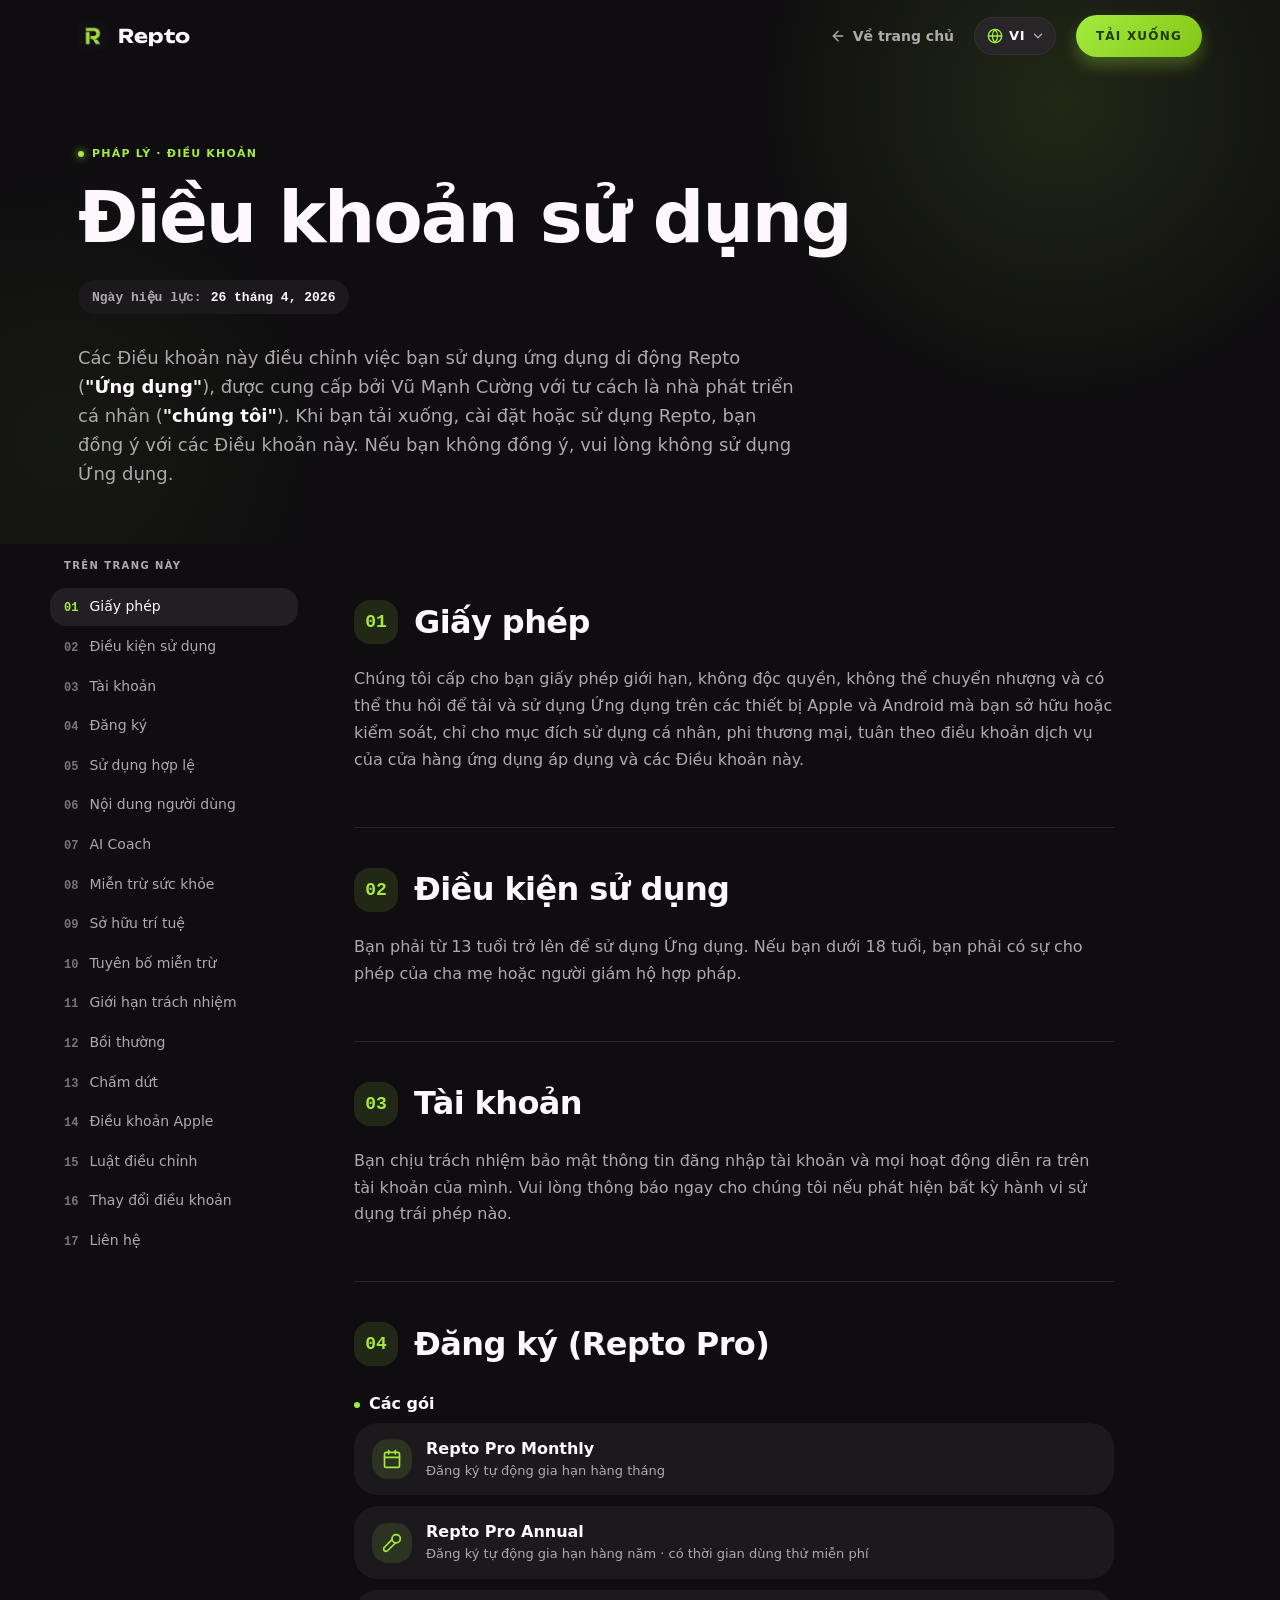
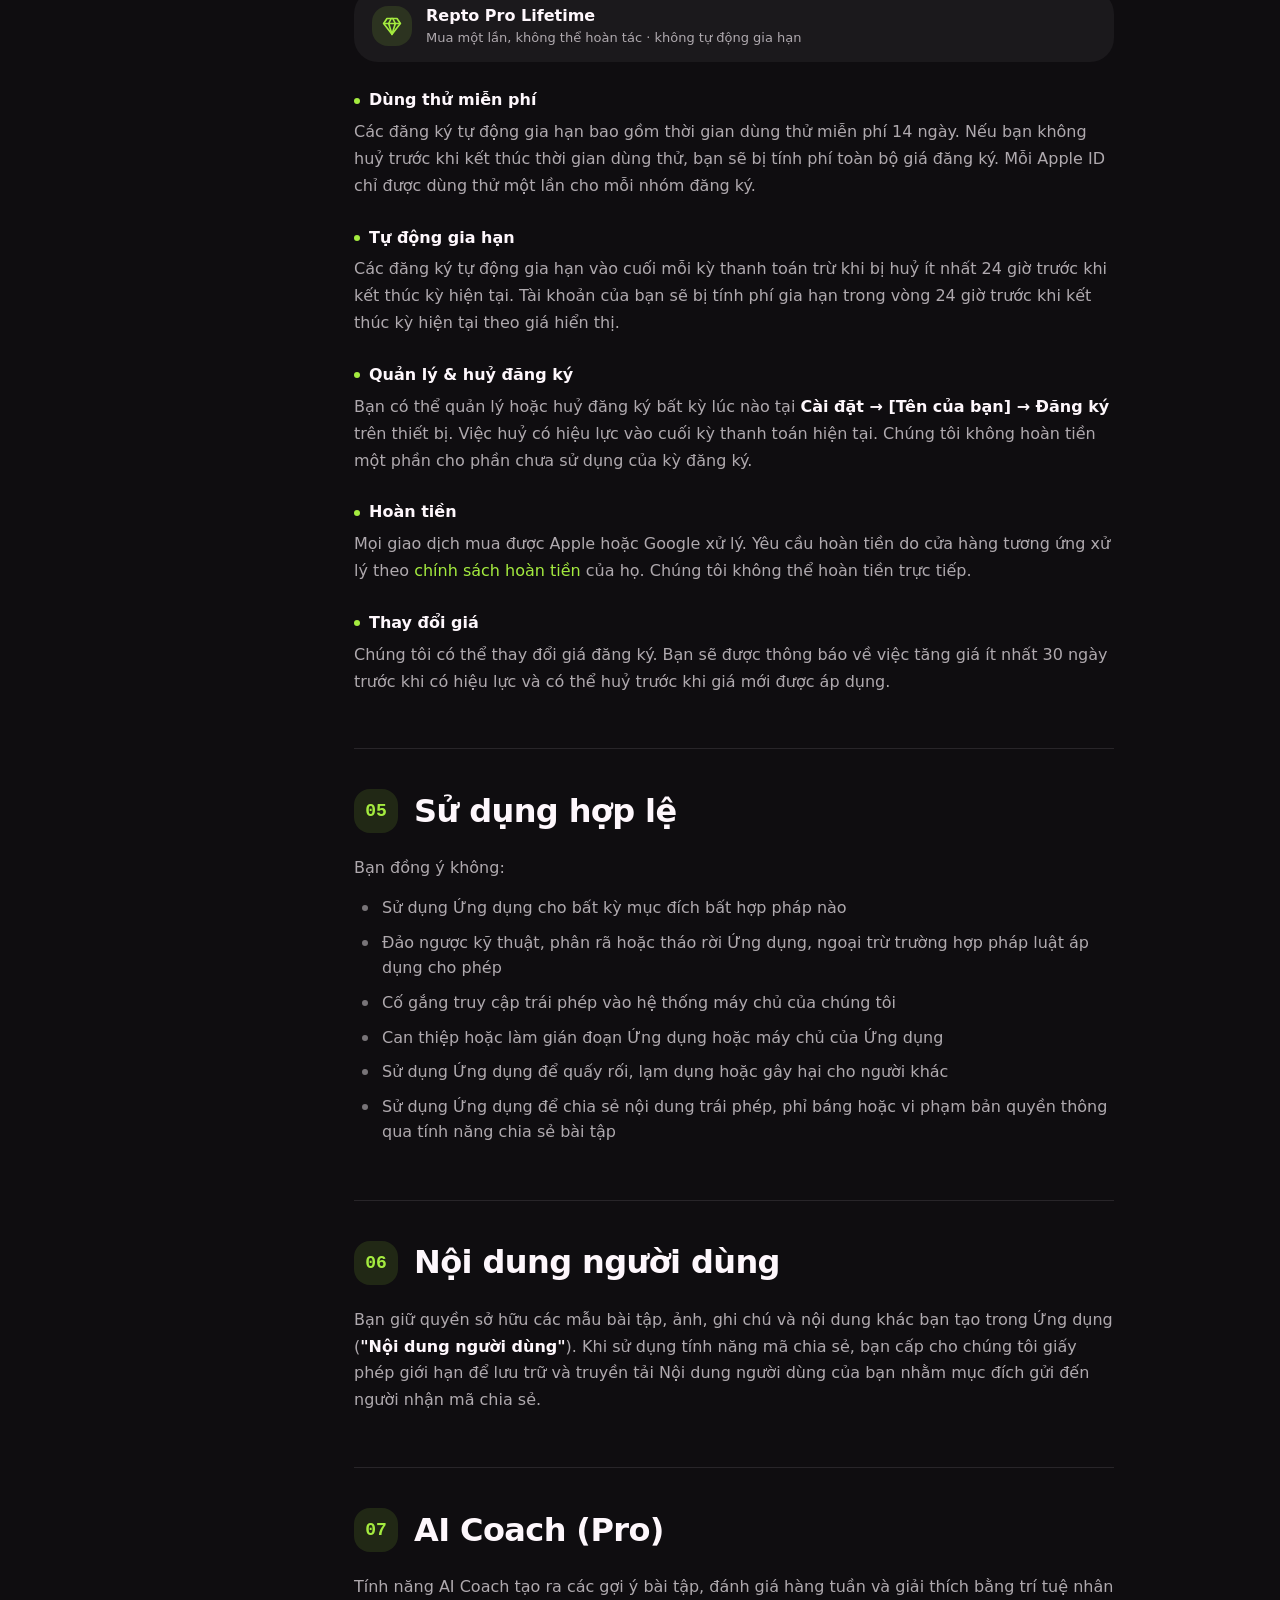
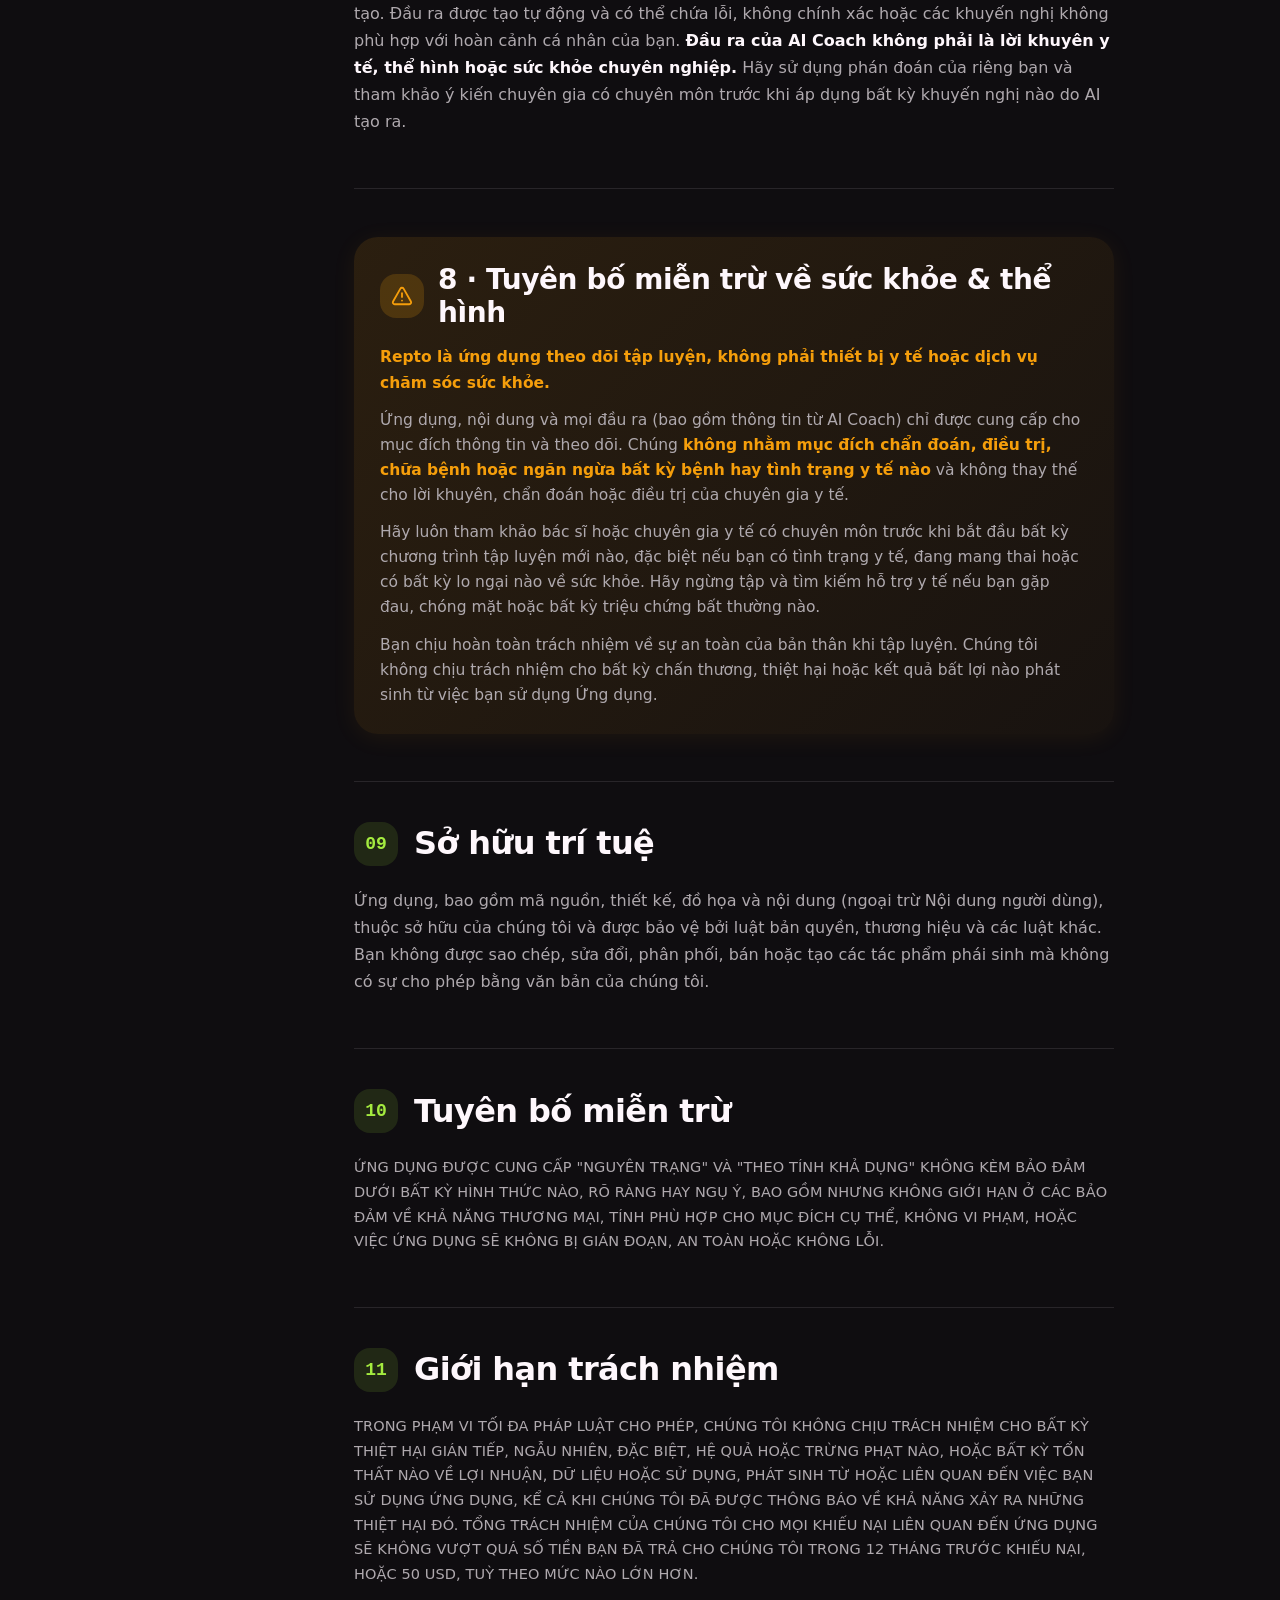
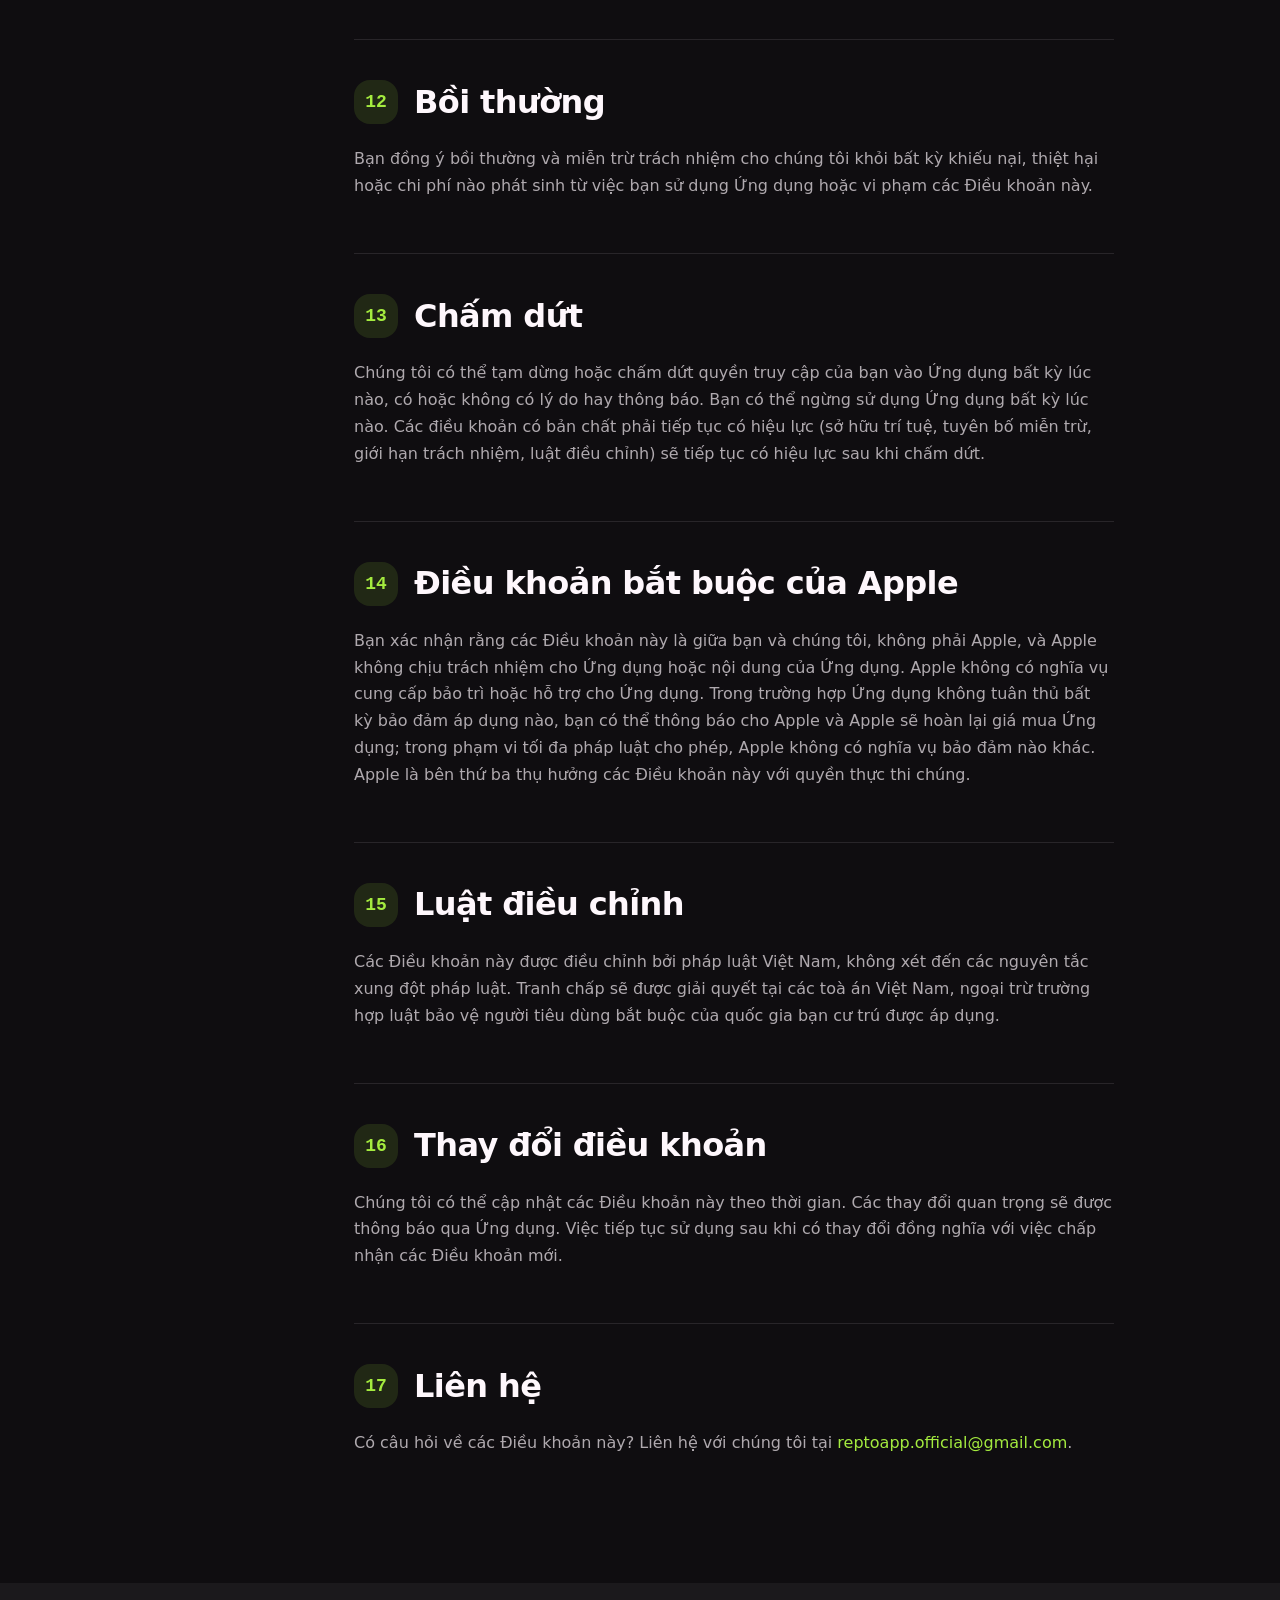
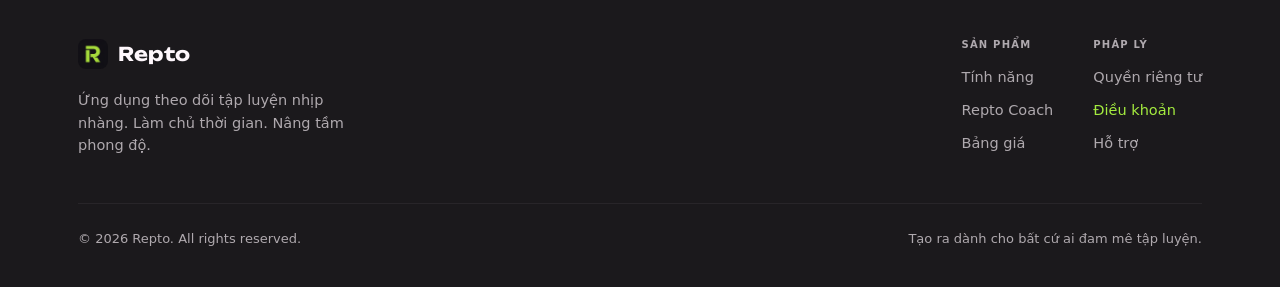
<file: terms-vi.html>
<!DOCTYPE html>
<html lang="vi">
<head>
<meta charset="UTF-8" />
<meta name="viewport" content="width=device-width, initial-scale=1.0" />
<title>Repto — Điều khoản sử dụng</title>
<meta name="description" content="Các điều khoản điều chỉnh việc bạn sử dụng Repto, bao gồm gói đăng ký, sử dụng hợp lệ và tuyên bố miễn trừ về sức khỏe &amp; thể hình." />
<link rel="stylesheet" href="assets/colors_and_type.css" />
<link rel="stylesheet" href="assets/lang.css" />
<link rel="canonical" href="https://reptofit.com/vi/terms" />
<link rel="alternate" hreflang="en" href="https://reptofit.com/terms.html" />
<link rel="alternate" hreflang="vi" href="https://reptofit.com/vi/terms" />
<link rel="alternate" hreflang="x-default" href="https://reptofit.com/terms.html" />
<meta property="og:type" content="website" />
<meta property="og:url" content="https://reptofit.com/vi/terms" />
<meta property="og:title" content="Repto — Điều khoản sử dụng" />
<meta property="og:image" content="https://reptofit.com/assets/repto-logo.jpeg" />
<meta property="og:locale" content="vi_VN" />
<meta property="og:locale:alternate" content="en_US" />
<script src="assets/redirect.js"></script>
<style>
  * { box-sizing: border-box; }
  html { scroll-behavior: smooth; scroll-padding-top: 96px; }
  html, body { margin: 0; padding: 0; }
  body {
    background: var(--bg);
    color: var(--text-primary);
    font-family: var(--font-ui);
    -webkit-font-smoothing: antialiased;
    text-rendering: optimizeLegibility;
    overflow-x: hidden;
  }
  a { color: var(--lime); text-decoration: none; }
  a:focus-visible, button:focus-visible {
    outline: 2px solid var(--lime); outline-offset: 3px; border-radius: 6px;
  }
  ::selection { background: rgba(164,235,63,.28); color: var(--text-primary); }

  .wrap { width: 100%; max-width: 1180px; margin: 0 auto; padding: 0 28px; }

  /* ---------- NAV ---------- */
  .nav {
    position: fixed; top: 0; left: 0; right: 0; z-index: 100; height: 72px;
    display: flex; align-items: center;
    transition: background .3s ease, backdrop-filter .3s ease, box-shadow .3s ease;
  }
  .nav.scrolled {
    background: rgba(15,13,16,.72);
    backdrop-filter: blur(18px) saturate(1.4);
    -webkit-backdrop-filter: blur(18px) saturate(1.4);
    box-shadow: 0 1px 0 rgba(255,255,255,.05);
  }
  .nav-inner { display: flex; align-items: center; gap: 20px; width: 100%; }
  .wordmark { display: inline-flex; align-items: center; gap: 10px; }
  .wordmark img { width: 30px; height: 30px; border-radius: 8px; display: block; }
  .wordmark span {
    font-family: var(--font-display); font-weight: 700; font-size: 19px;
    color: var(--text-primary); letter-spacing: .5px;
  }
  .nav-spacer { flex: 1; }
  .nav-back {
    display: inline-flex; align-items: center; gap: 7px; font: var(--section-link);
    font-weight: 600; color: var(--text-secondary); transition: color .2s;
  }
  .nav-back:hover { color: var(--text-primary); }
  .nav-cta {
    display: inline-flex; align-items: center; height: 42px; padding: 0 20px;
    border-radius: var(--radius-full); background: var(--gradient-primary);
    color: var(--lime-soft); font: var(--label); font-size: 12px; font-weight: 800;
    letter-spacing: 1.2px; text-transform: uppercase; box-shadow: var(--glow-lime-cta);
  }

  /* ---------- HEADER ---------- */
  .header { position: relative; overflow: hidden; padding: 142px 0 56px; }
  .header::before {
    content: ""; position: absolute; top: -260px; right: -140px;
    width: 720px; height: 720px; pointer-events: none;
    background: radial-gradient(circle, rgba(164,235,63,.12), transparent 62%);
  }
  .header::after {
    content: ""; position: absolute; top: 120px; left: -260px;
    width: 640px; height: 640px; pointer-events: none;
    background: radial-gradient(circle, rgba(164,235,63,.05), transparent 65%);
  }
  .header-inner { position: relative; z-index: 2; }
  .overline {
    display: inline-flex; align-items: center; gap: 8px;
    font: var(--overline); text-transform: uppercase;
    letter-spacing: var(--tracking-overline); color: var(--lime); font-weight: 700;
  }
  .overline .dot { width: 6px; height: 6px; border-radius: 50%; background: var(--lime); box-shadow: 0 0 8px var(--lime); }
  h1.title {
    font-family: var(--font-ui); font-weight: 900; letter-spacing: -2px;
    font-size: clamp(42px, 6vw, 72px); line-height: 1.02; margin: 20px 0 0;
    color: var(--text-primary);
  }
  .header-meta { display: flex; align-items: center; flex-wrap: wrap; gap: 16px; margin-top: 26px; }
  .eff-date {
    display: inline-flex; align-items: center; gap: 9px;
    font-family: var(--font-mono); font-size: 13px; font-weight: 600;
    color: var(--text-secondary); background: var(--surface);
    padding: 9px 14px; border-radius: var(--radius-full);
  }
  .eff-date b { color: var(--text-primary); }
  .intro {
    font: var(--body); font-size: 18px; line-height: 1.6; color: var(--text-secondary);
    max-width: 720px; margin: 30px 0 0;
  }
  .intro b { color: var(--text-primary); font-weight: 600; }

  /* ---------- LAYOUT ---------- */
  .layout {
    display: grid; grid-template-columns: 248px 1fr; gap: 56px;
    padding: 16px 0 40px; align-items: start;
  }
  .toc { position: sticky; top: 100px; }
  .toc-label {
    font: var(--label); text-transform: uppercase; letter-spacing: 1.4px;
    color: var(--text-secondary); margin: 0 0 16px; padding-left: 14px;
  }
  .toc ol { list-style: none; margin: 0; padding: 0; display: flex; flex-direction: column; gap: 2px; }
  .toc a {
    display: flex; align-items: baseline; gap: 11px; padding: 9px 14px;
    border-radius: var(--radius-md); color: var(--text-secondary);
    font: var(--section-link); font-weight: 500; line-height: 1.3;
    transition: background .2s, color .2s;
  }
  .toc a .num { font-family: var(--font-mono); font-size: 12px; font-weight: 700; color: var(--outline); flex: none; transition: color .2s; }
  .toc a:hover { background: var(--surface); color: var(--text-primary); }
  .toc a.active { background: var(--surface-high); color: var(--text-primary); }
  .toc a.active .num { color: var(--lime); }

  .content { max-width: 760px; min-width: 0; }
  section.sec { scroll-margin-top: 96px; padding: 40px 0; }
  section.sec + section.sec { box-shadow: 0 -1px 0 var(--surface-highest); }
  .sec-head { display: flex; align-items: center; gap: 16px; margin-bottom: 22px; }
  .sec-num {
    flex: none; width: 44px; height: 44px; border-radius: var(--radius-md);
    background: rgba(164,235,63,.12); color: var(--lime);
    display: flex; align-items: center; justify-content: center;
    font-family: var(--font-mono); font-size: 18px; font-weight: 800;
  }
  h2.sec-title {
    font-family: var(--font-ui); font-weight: 800; font-size: clamp(24px, 3vw, 32px);
    letter-spacing: -.6px; line-height: 1.1; margin: 0; color: var(--text-primary);
  }
  h3.sub {
    font: var(--card-title); font-size: 16px; color: var(--text-primary);
    margin: 28px 0 8px; display: flex; align-items: center; gap: 9px;
  }
  h3.sub .tick { width: 6px; height: 6px; border-radius: 50%; background: var(--lime); flex: none; }
  .content p { font: var(--body); font-size: 16px; line-height: 1.68; color: var(--text-secondary); margin: 0 0 14px; }
  .content p b, .content li b { color: var(--text-primary); font-weight: 600; }
  .content ul { margin: 4px 0 16px; padding: 0; list-style: none; display: flex; flex-direction: column; gap: 10px; }
  .content ul li {
    position: relative; padding-left: 28px; font: var(--body); font-size: 16px;
    line-height: 1.55; color: var(--text-secondary);
  }
  .content ul li::before {
    content: ""; position: absolute; left: 8px; top: 9px; width: 6px; height: 6px;
    border-radius: 50%; background: var(--outline);
  }

  /* legalese paragraph — softer, smaller caps text kept readable */
  p.legalese { font-size: 14.5px; line-height: 1.7; color: var(--text-secondary); letter-spacing: .1px; }

  /* plans cards */
  .plans { display: flex; flex-direction: column; gap: 11px; margin: 6px 0 18px; }
  .plan {
    display: flex; align-items: center; gap: 14px; background: var(--surface);
    border-radius: var(--radius-lg); padding: 16px 18px;
  }
  .plan .pico { flex: none; width: 40px; height: 40px; border-radius: var(--radius-md); background: rgba(164,235,63,.12); display: flex; align-items: center; justify-content: center; }
  .plan .pname { font: var(--card-title); font-size: 16px; color: var(--text-primary); }
  .plan .pdesc { font: var(--caption); color: var(--text-secondary); margin-top: 2px; }

  /* health disclaimer — amber callout */
  .disclaimer {
    background: linear-gradient(135deg, rgba(245,158,11,.12), rgba(245,158,11,.04));
    border-radius: var(--radius-lg); padding: 26px; margin: 8px 0;
    box-shadow: 0 4px 24px rgba(245,158,11,.07);
  }
  .disclaimer .dis-head { display: flex; align-items: center; gap: 14px; margin-bottom: 16px; }
  .disclaimer .dis-ico { flex: none; width: 44px; height: 44px; border-radius: var(--radius-md); background: rgba(245,158,11,.18); display: flex; align-items: center; justify-content: center; }
  .disclaimer h2 { font-family: var(--font-ui); font-weight: 800; font-size: clamp(22px,2.6vw,28px); letter-spacing: -.4px; margin: 0; color: var(--text-primary); }
  .disclaimer p { color: var(--text-secondary); font-size: 15.5px; line-height: 1.62; margin: 0 0 12px; }
  .disclaimer p:last-child { margin-bottom: 0; }
  .disclaimer p b { color: var(--amber); font-weight: 700; }

  /* ---------- FOOTER ---------- */
  footer { background: var(--surface); padding: 56px 0 40px; margin-top: 32px; }
  .foot-inner { display: flex; align-items: flex-start; justify-content: space-between; gap: 40px; flex-wrap: wrap; }
  .foot-tag { font: var(--body); font-size: 14.5px; line-height: 1.55; color: var(--text-secondary); max-width: 300px; margin: 16px 0 0; }
  .foot-links { display: flex; gap: 40px; flex-wrap: wrap; }
  .foot-col h4 { font: var(--label); text-transform: uppercase; letter-spacing: 1.2px; color: var(--text-secondary); margin: 0 0 16px; }
  .foot-col ul { list-style: none; margin: 0; padding: 0; display: flex; flex-direction: column; gap: 12px; }
  .foot-col a { font: var(--body); font-size: 14.5px; color: var(--text-secondary); transition: color .2s; }
  .foot-col a:hover { color: var(--text-primary); }
  .foot-col a.cur { color: var(--lime); }
  .foot-bottom { margin-top: 48px; padding-top: 26px; box-shadow: 0 -1px 0 var(--surface-highest); display: flex; align-items: center; justify-content: space-between; flex-wrap: wrap; gap: 12px; font: var(--caption); color: var(--text-secondary); }

  /* ---------- RESPONSIVE ---------- */
  @media (max-width: 900px) {
    .layout { grid-template-columns: 1fr; gap: 8px; }
    .toc { position: static; margin-bottom: 24px; background: var(--surface-low); border-radius: var(--radius-lg); padding: 20px; }
    .toc ol { display: grid; grid-template-columns: 1fr 1fr; gap: 2px; }
    .nav-back span { display: none; }
  }
  @media (max-width: 560px) {
    .toc ol { grid-template-columns: 1fr; }
    .sec-head { gap: 12px; }
    .sec-num { width: 38px; height: 38px; font-size: 16px; }
  }
  @media (prefers-reduced-motion: reduce) { html { scroll-behavior: auto; } }
</style>
</head>
<body>

<nav class="nav" id="nav">
  <div class="wrap nav-inner">
    <a class="wordmark" href="/vi" aria-label="Repto home">
      <img src="assets/repto-logo.png" alt="" />
      <span>Repto</span>
    </a>
    <div class="nav-spacer"></div>
    <a class="nav-back" href="/vi">
      <svg width="16" height="16" viewBox="0 0 24 24" fill="none" stroke="currentColor" stroke-width="2.2" stroke-linecap="round" stroke-linejoin="round"><path d="m12 19-7-7 7-7"/><path d="M19 12H5"/></svg>
      <span>Về trang chủ</span>
    </a>
    <div class="nav-lang" data-lang-switch><noscript><a href="terms.html">English</a></noscript></div>
    <a class="nav-cta" href="/vi#download">Tải xuống</a>
  </div>
</nav>

<header class="header">
  <div class="wrap header-inner">
    <div class="overline"><span class="dot"></span> Pháp lý · Điều khoản</div>
    <h1 class="title">Điều khoản sử dụng</h1>
    <div class="header-meta">
      <span class="eff-date">Ngày hiệu lực: <b>26 tháng 4, 2026</b></span>
    </div>
    <p class="intro">
      Các Điều khoản này điều chỉnh việc bạn sử dụng ứng dụng di động Repto (<b>"Ứng dụng"</b>), được cung cấp bởi Vũ Mạnh Cường với tư cách là nhà phát triển cá nhân (<b>"chúng tôi"</b>). Khi bạn tải xuống, cài đặt hoặc sử dụng Repto, bạn đồng ý với các Điều khoản này. Nếu bạn không đồng ý, vui lòng không sử dụng Ứng dụng.
    </p>
  </div>
</header>

<div class="wrap layout">
  <aside class="toc">
    <p class="toc-label">Trên trang này</p>
    <nav aria-label="Mục lục">
      <ol>
        <li><a href="#license"><span class="num">01</span> Giấy phép</a></li>
        <li><a href="#eligibility"><span class="num">02</span> Điều kiện sử dụng</a></li>
        <li><a href="#account"><span class="num">03</span> Tài khoản</a></li>
        <li><a href="#subscriptions"><span class="num">04</span> Đăng ký</a></li>
        <li><a href="#use"><span class="num">05</span> Sử dụng hợp lệ</a></li>
        <li><a href="#content"><span class="num">06</span> Nội dung người dùng</a></li>
        <li><a href="#ai"><span class="num">07</span> AI Coach</a></li>
        <li><a href="#health"><span class="num">08</span> Miễn trừ sức khỏe</a></li>
        <li><a href="#ip"><span class="num">09</span> Sở hữu trí tuệ</a></li>
        <li><a href="#disclaimers"><span class="num">10</span> Tuyên bố miễn trừ</a></li>
        <li><a href="#liability"><span class="num">11</span> Giới hạn trách nhiệm</a></li>
        <li><a href="#indemnification"><span class="num">12</span> Bồi thường</a></li>
        <li><a href="#termination"><span class="num">13</span> Chấm dứt</a></li>
        <li><a href="#apple"><span class="num">14</span> Điều khoản Apple</a></li>
        <li><a href="#law"><span class="num">15</span> Luật điều chỉnh</a></li>
        <li><a href="#changes"><span class="num">16</span> Thay đổi điều khoản</a></li>
        <li><a href="#contact"><span class="num">17</span> Liên hệ</a></li>
      </ol>
    </nav>
  </aside>

  <article class="content">

    <section class="sec" id="license">
      <div class="sec-head"><span class="sec-num">01</span><h2 class="sec-title">Giấy phép</h2></div>
      <p>Chúng tôi cấp cho bạn giấy phép giới hạn, không độc quyền, không thể chuyển nhượng và có thể thu hồi để tải và sử dụng Ứng dụng trên các thiết bị Apple và Android mà bạn sở hữu hoặc kiểm soát, chỉ cho mục đích sử dụng cá nhân, phi thương mại, tuân theo điều khoản dịch vụ của cửa hàng ứng dụng áp dụng và các Điều khoản này.</p>
    </section>

    <section class="sec" id="eligibility">
      <div class="sec-head"><span class="sec-num">02</span><h2 class="sec-title">Điều kiện sử dụng</h2></div>
      <p>Bạn phải từ 13 tuổi trở lên để sử dụng Ứng dụng. Nếu bạn dưới 18 tuổi, bạn phải có sự cho phép của cha mẹ hoặc người giám hộ hợp pháp.</p>
    </section>

    <section class="sec" id="account">
      <div class="sec-head"><span class="sec-num">03</span><h2 class="sec-title">Tài khoản</h2></div>
      <p>Bạn chịu trách nhiệm bảo mật thông tin đăng nhập tài khoản và mọi hoạt động diễn ra trên tài khoản của mình. Vui lòng thông báo ngay cho chúng tôi nếu phát hiện bất kỳ hành vi sử dụng trái phép nào.</p>
    </section>

    <section class="sec" id="subscriptions">
      <div class="sec-head"><span class="sec-num">04</span><h2 class="sec-title">Đăng ký (Repto Pro)</h2></div>
      <h3 class="sub"><span class="tick"></span> Các gói</h3>
      <div class="plans">
        <div class="plan">
          <span class="pico"><svg width="20" height="20" viewBox="0 0 24 24" fill="none" stroke="var(--lime)" stroke-width="2" stroke-linecap="round" stroke-linejoin="round"><path d="M8 2v4"/><path d="M16 2v4"/><rect width="18" height="18" x="3" y="4" rx="2"/><path d="M3 10h18"/></svg></span>
          <div><div class="pname">Repto Pro Monthly</div><div class="pdesc">Đăng ký tự động gia hạn hàng tháng</div></div>
        </div>
        <div class="plan">
          <span class="pico"><svg width="20" height="20" viewBox="0 0 24 24" fill="none" stroke="var(--lime)" stroke-width="2" stroke-linecap="round" stroke-linejoin="round"><path d="m12 8-9.04 9.06a2.82 2.82 0 1 0 3.98 3.98L16 12"/><circle cx="17" cy="7" r="5"/></svg></span>
          <div><div class="pname">Repto Pro Annual</div><div class="pdesc">Đăng ký tự động gia hạn hàng năm · có thời gian dùng thử miễn phí</div></div>
        </div>
        <div class="plan">
          <span class="pico"><svg width="20" height="20" viewBox="0 0 24 24" fill="none" stroke="var(--lime)" stroke-width="2" stroke-linecap="round" stroke-linejoin="round"><path d="M6 3h12l4 6-10 13L2 9Z"/><path d="M11 3 8 9l4 13 4-13-3-6"/><path d="M2 9h20"/></svg></span>
          <div><div class="pname">Repto Pro Lifetime</div><div class="pdesc">Mua một lần, không thể hoàn tác · không tự động gia hạn</div></div>
        </div>
      </div>
      <h3 class="sub"><span class="tick"></span> Dùng thử miễn phí</h3>
      <p>Các đăng ký tự động gia hạn bao gồm thời gian dùng thử miễn phí 14 ngày. Nếu bạn không huỷ trước khi kết thúc thời gian dùng thử, bạn sẽ bị tính phí toàn bộ giá đăng ký. Mỗi Apple ID chỉ được dùng thử một lần cho mỗi nhóm đăng ký.</p>
      <h3 class="sub"><span class="tick"></span> Tự động gia hạn</h3>
      <p>Các đăng ký tự động gia hạn vào cuối mỗi kỳ thanh toán trừ khi bị huỷ ít nhất 24 giờ trước khi kết thúc kỳ hiện tại. Tài khoản của bạn sẽ bị tính phí gia hạn trong vòng 24 giờ trước khi kết thúc kỳ hiện tại theo giá hiển thị.</p>
      <h3 class="sub"><span class="tick"></span> Quản lý &amp; huỷ đăng ký</h3>
      <p>Bạn có thể quản lý hoặc huỷ đăng ký bất kỳ lúc nào tại <b>Cài đặt → [Tên của bạn] → Đăng ký</b> trên thiết bị. Việc huỷ có hiệu lực vào cuối kỳ thanh toán hiện tại. Chúng tôi không hoàn tiền một phần cho phần chưa sử dụng của kỳ đăng ký.</p>
      <h3 class="sub"><span class="tick"></span> Hoàn tiền</h3>
      <p>Mọi giao dịch mua được Apple hoặc Google xử lý. Yêu cầu hoàn tiền do cửa hàng tương ứng xử lý theo <a href="https://support.apple.com/en-us/HT204084" target="_blank" rel="noopener">chính sách hoàn tiền</a> của họ. Chúng tôi không thể hoàn tiền trực tiếp.</p>
      <h3 class="sub"><span class="tick"></span> Thay đổi giá</h3>
      <p>Chúng tôi có thể thay đổi giá đăng ký. Bạn sẽ được thông báo về việc tăng giá ít nhất 30 ngày trước khi có hiệu lực và có thể huỷ trước khi giá mới được áp dụng.</p>
    </section>

    <section class="sec" id="use">
      <div class="sec-head"><span class="sec-num">05</span><h2 class="sec-title">Sử dụng hợp lệ</h2></div>
      <p>Bạn đồng ý không:</p>
      <ul>
        <li>Sử dụng Ứng dụng cho bất kỳ mục đích bất hợp pháp nào</li>
        <li>Đảo ngược kỹ thuật, phân rã hoặc tháo rời Ứng dụng, ngoại trừ trường hợp pháp luật áp dụng cho phép</li>
        <li>Cố gắng truy cập trái phép vào hệ thống máy chủ của chúng tôi</li>
        <li>Can thiệp hoặc làm gián đoạn Ứng dụng hoặc máy chủ của Ứng dụng</li>
        <li>Sử dụng Ứng dụng để quấy rối, lạm dụng hoặc gây hại cho người khác</li>
        <li>Sử dụng Ứng dụng để chia sẻ nội dung trái phép, phỉ báng hoặc vi phạm bản quyền thông qua tính năng chia sẻ bài tập</li>
      </ul>
    </section>

    <section class="sec" id="content">
      <div class="sec-head"><span class="sec-num">06</span><h2 class="sec-title">Nội dung người dùng</h2></div>
      <p>Bạn giữ quyền sở hữu các mẫu bài tập, ảnh, ghi chú và nội dung khác bạn tạo trong Ứng dụng (<b>"Nội dung người dùng"</b>). Khi sử dụng tính năng mã chia sẻ, bạn cấp cho chúng tôi giấy phép giới hạn để lưu trữ và truyền tải Nội dung người dùng của bạn nhằm mục đích gửi đến người nhận mã chia sẻ.</p>
    </section>

    <section class="sec" id="ai">
      <div class="sec-head"><span class="sec-num">07</span><h2 class="sec-title">AI Coach (Pro)</h2></div>
      <p>Tính năng AI Coach tạo ra các gợi ý bài tập, đánh giá hàng tuần và giải thích bằng trí tuệ nhân tạo. Đầu ra được tạo tự động và có thể chứa lỗi, không chính xác hoặc các khuyến nghị không phù hợp với hoàn cảnh cá nhân của bạn. <b>Đầu ra của AI Coach không phải là lời khuyên y tế, thể hình hoặc sức khỏe chuyên nghiệp.</b> Hãy sử dụng phán đoán của riêng bạn và tham khảo ý kiến chuyên gia có chuyên môn trước khi áp dụng bất kỳ khuyến nghị nào do AI tạo ra.</p>
    </section>

    <section class="sec" id="health">
      <div class="disclaimer">
        <div class="dis-head">
          <span class="dis-ico"><svg width="22" height="22" viewBox="0 0 24 24" fill="none" stroke="var(--amber)" stroke-width="2" stroke-linecap="round" stroke-linejoin="round"><path d="m21.73 18-8-14a2 2 0 0 0-3.48 0l-8 14A2 2 0 0 0 4 21h16a2 2 0 0 0 1.73-3Z"/><path d="M12 9v4"/><path d="M12 17h.01"/></svg></span>
          <h2>8 · Tuyên bố miễn trừ về sức khỏe &amp; thể hình</h2>
        </div>
        <p><b>Repto là ứng dụng theo dõi tập luyện, không phải thiết bị y tế hoặc dịch vụ chăm sóc sức khỏe.</b></p>
        <p>Ứng dụng, nội dung và mọi đầu ra (bao gồm thông tin từ AI Coach) chỉ được cung cấp cho mục đích thông tin và theo dõi. Chúng <b>không nhằm mục đích chẩn đoán, điều trị, chữa bệnh hoặc ngăn ngừa bất kỳ bệnh hay tình trạng y tế nào</b> và không thay thế cho lời khuyên, chẩn đoán hoặc điều trị của chuyên gia y tế.</p>
        <p>Hãy luôn tham khảo bác sĩ hoặc chuyên gia y tế có chuyên môn trước khi bắt đầu bất kỳ chương trình tập luyện mới nào, đặc biệt nếu bạn có tình trạng y tế, đang mang thai hoặc có bất kỳ lo ngại nào về sức khỏe. Hãy ngừng tập và tìm kiếm hỗ trợ y tế nếu bạn gặp đau, chóng mặt hoặc bất kỳ triệu chứng bất thường nào.</p>
        <p>Bạn chịu hoàn toàn trách nhiệm về sự an toàn của bản thân khi tập luyện. Chúng tôi không chịu trách nhiệm cho bất kỳ chấn thương, thiệt hại hoặc kết quả bất lợi nào phát sinh từ việc bạn sử dụng Ứng dụng.</p>
      </div>
    </section>

    <section class="sec" id="ip">
      <div class="sec-head"><span class="sec-num">09</span><h2 class="sec-title">Sở hữu trí tuệ</h2></div>
      <p>Ứng dụng, bao gồm mã nguồn, thiết kế, đồ họa và nội dung (ngoại trừ Nội dung người dùng), thuộc sở hữu của chúng tôi và được bảo vệ bởi luật bản quyền, thương hiệu và các luật khác. Bạn không được sao chép, sửa đổi, phân phối, bán hoặc tạo các tác phẩm phái sinh mà không có sự cho phép bằng văn bản của chúng tôi.</p>
    </section>

    <section class="sec" id="disclaimers">
      <div class="sec-head"><span class="sec-num">10</span><h2 class="sec-title">Tuyên bố miễn trừ</h2></div>
      <p class="legalese">ỨNG DỤNG ĐƯỢC CUNG CẤP "NGUYÊN TRẠNG" VÀ "THEO TÍNH KHẢ DỤNG" KHÔNG KÈM BẢO ĐẢM DƯỚI BẤT KỲ HÌNH THỨC NÀO, RÕ RÀNG HAY NGỤ Ý, BAO GỒM NHƯNG KHÔNG GIỚI HẠN Ở CÁC BẢO ĐẢM VỀ KHẢ NĂNG THƯƠNG MẠI, TÍNH PHÙ HỢP CHO MỤC ĐÍCH CỤ THỂ, KHÔNG VI PHẠM, HOẶC VIỆC ỨNG DỤNG SẼ KHÔNG BỊ GIÁN ĐOẠN, AN TOÀN HOẶC KHÔNG LỖI.</p>
    </section>

    <section class="sec" id="liability">
      <div class="sec-head"><span class="sec-num">11</span><h2 class="sec-title">Giới hạn trách nhiệm</h2></div>
      <p class="legalese">TRONG PHẠM VI TỐI ĐA PHÁP LUẬT CHO PHÉP, CHÚNG TÔI KHÔNG CHỊU TRÁCH NHIỆM CHO BẤT KỲ THIỆT HẠI GIÁN TIẾP, NGẪU NHIÊN, ĐẶC BIỆT, HỆ QUẢ HOẶC TRỪNG PHẠT NÀO, HOẶC BẤT KỲ TỔN THẤT NÀO VỀ LỢI NHUẬN, DỮ LIỆU HOẶC SỬ DỤNG, PHÁT SINH TỪ HOẶC LIÊN QUAN ĐẾN VIỆC BẠN SỬ DỤNG ỨNG DỤNG, KỂ CẢ KHI CHÚNG TÔI ĐÃ ĐƯỢC THÔNG BÁO VỀ KHẢ NĂNG XẢY RA NHỮNG THIỆT HẠI ĐÓ. TỔNG TRÁCH NHIỆM CỦA CHÚNG TÔI CHO MỌI KHIẾU NẠI LIÊN QUAN ĐẾN ỨNG DỤNG SẼ KHÔNG VƯỢT QUÁ SỐ TIỀN BẠN ĐÃ TRẢ CHO CHÚNG TÔI TRONG 12 THÁNG TRƯỚC KHIẾU NẠI, HOẶC 50 USD, TUỲ THEO MỨC NÀO LỚN HƠN.</p>
    </section>

    <section class="sec" id="indemnification">
      <div class="sec-head"><span class="sec-num">12</span><h2 class="sec-title">Bồi thường</h2></div>
      <p>Bạn đồng ý bồi thường và miễn trừ trách nhiệm cho chúng tôi khỏi bất kỳ khiếu nại, thiệt hại hoặc chi phí nào phát sinh từ việc bạn sử dụng Ứng dụng hoặc vi phạm các Điều khoản này.</p>
    </section>

    <section class="sec" id="termination">
      <div class="sec-head"><span class="sec-num">13</span><h2 class="sec-title">Chấm dứt</h2></div>
      <p>Chúng tôi có thể tạm dừng hoặc chấm dứt quyền truy cập của bạn vào Ứng dụng bất kỳ lúc nào, có hoặc không có lý do hay thông báo. Bạn có thể ngừng sử dụng Ứng dụng bất kỳ lúc nào. Các điều khoản có bản chất phải tiếp tục có hiệu lực (sở hữu trí tuệ, tuyên bố miễn trừ, giới hạn trách nhiệm, luật điều chỉnh) sẽ tiếp tục có hiệu lực sau khi chấm dứt.</p>
    </section>

    <section class="sec" id="apple">
      <div class="sec-head"><span class="sec-num">14</span><h2 class="sec-title">Điều khoản bắt buộc của Apple</h2></div>
      <p>Bạn xác nhận rằng các Điều khoản này là giữa bạn và chúng tôi, không phải Apple, và Apple không chịu trách nhiệm cho Ứng dụng hoặc nội dung của Ứng dụng. Apple không có nghĩa vụ cung cấp bảo trì hoặc hỗ trợ cho Ứng dụng. Trong trường hợp Ứng dụng không tuân thủ bất kỳ bảo đảm áp dụng nào, bạn có thể thông báo cho Apple và Apple sẽ hoàn lại giá mua Ứng dụng; trong phạm vi tối đa pháp luật cho phép, Apple không có nghĩa vụ bảo đảm nào khác. Apple là bên thứ ba thụ hưởng các Điều khoản này với quyền thực thi chúng.</p>
    </section>

    <section class="sec" id="law">
      <div class="sec-head"><span class="sec-num">15</span><h2 class="sec-title">Luật điều chỉnh</h2></div>
      <p>Các Điều khoản này được điều chỉnh bởi pháp luật Việt Nam, không xét đến các nguyên tắc xung đột pháp luật. Tranh chấp sẽ được giải quyết tại các toà án Việt Nam, ngoại trừ trường hợp luật bảo vệ người tiêu dùng bắt buộc của quốc gia bạn cư trú được áp dụng.</p>
    </section>

    <section class="sec" id="changes">
      <div class="sec-head"><span class="sec-num">16</span><h2 class="sec-title">Thay đổi điều khoản</h2></div>
      <p>Chúng tôi có thể cập nhật các Điều khoản này theo thời gian. Các thay đổi quan trọng sẽ được thông báo qua Ứng dụng. Việc tiếp tục sử dụng sau khi có thay đổi đồng nghĩa với việc chấp nhận các Điều khoản mới.</p>
    </section>

    <section class="sec" id="contact">
      <div class="sec-head"><span class="sec-num">17</span><h2 class="sec-title">Liên hệ</h2></div>
      <p>Có câu hỏi về các Điều khoản này? Liên hệ với chúng tôi tại <a href="mailto:reptoapp.official@gmail.com">reptoapp.official@gmail.com</a>.</p>
    </section>

  </article>
</div>

<footer>
  <div class="wrap">
    <div class="foot-inner">
      <div>
        <a class="wordmark" href="/vi"><img src="assets/repto-logo.png" alt="" /><span>Repto</span></a>
        <p class="foot-tag">Ứng dụng theo dõi tập luyện nhịp nhàng. Làm chủ thời gian. Nâng tầm phong độ.</p>
      </div>
      <div class="foot-links">
        <div class="foot-col">
          <h4>Sản phẩm</h4>
          <ul>
            <li><a href="/vi#features">Tính năng</a></li>
            <li><a href="/vi#coach">Repto Coach</a></li>
            <li><a href="/vi#pricing">Bảng giá</a></li>
          </ul>
        </div>
        <div class="foot-col">
          <h4>Pháp lý</h4>
          <ul>
            <li><a href="/vi/privacy">Quyền riêng tư</a></li>
            <li><a class="cur" href="/vi/terms">Điều khoản</a></li>
            <li><a href="/vi/support">Hỗ trợ</a></li>
          </ul>
        </div>
      </div>
    </div>
    <div class="foot-bottom">
      <span>© 2026 Repto. All rights reserved.</span>
      <span>Tạo ra dành cho bất cứ ai đam mê tập luyện.</span>
    </div>
  </div>
</footer>

<script>
(function () {
  var nav = document.getElementById('nav');
  var links = Array.prototype.slice.call(document.querySelectorAll('.toc a'));
  var secs = links.map(function (a) { return document.querySelector(a.getAttribute('href')); });
  function spy() {
    var line = 140, idx = 0;
    for (var i = 0; i < secs.length; i++) {
      if (secs[i] && secs[i].getBoundingClientRect().top <= line) idx = i;
    }
    links.forEach(function (a, i) { a.classList.toggle('active', i === idx); });
  }
  var onScroll = function () {
    if (window.scrollY > 24) nav.classList.add('scrolled'); else nav.classList.remove('scrolled');
    spy();
  };
  window.addEventListener('scroll', onScroll, { passive: true });
  onScroll();
})();
</script>

<script src="assets/lang.js" defer></script>
</body>
</html>
</file>
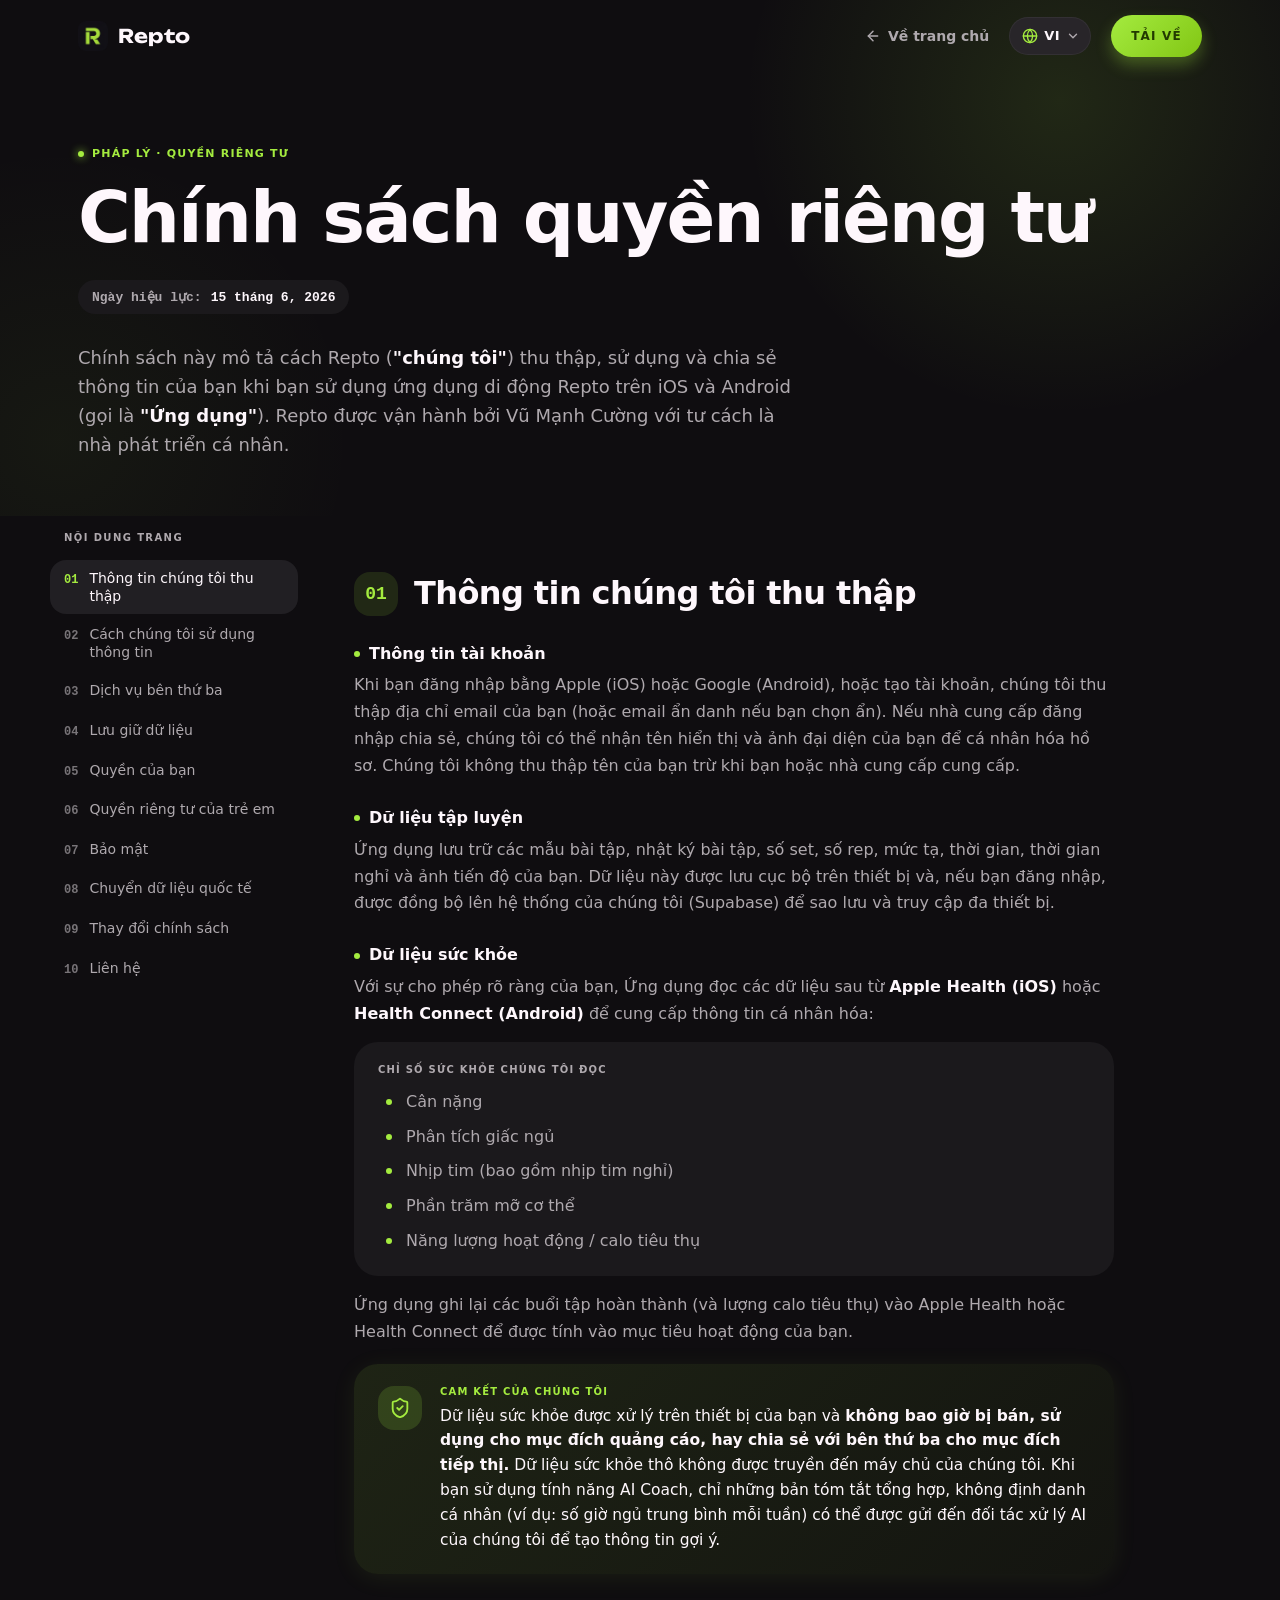
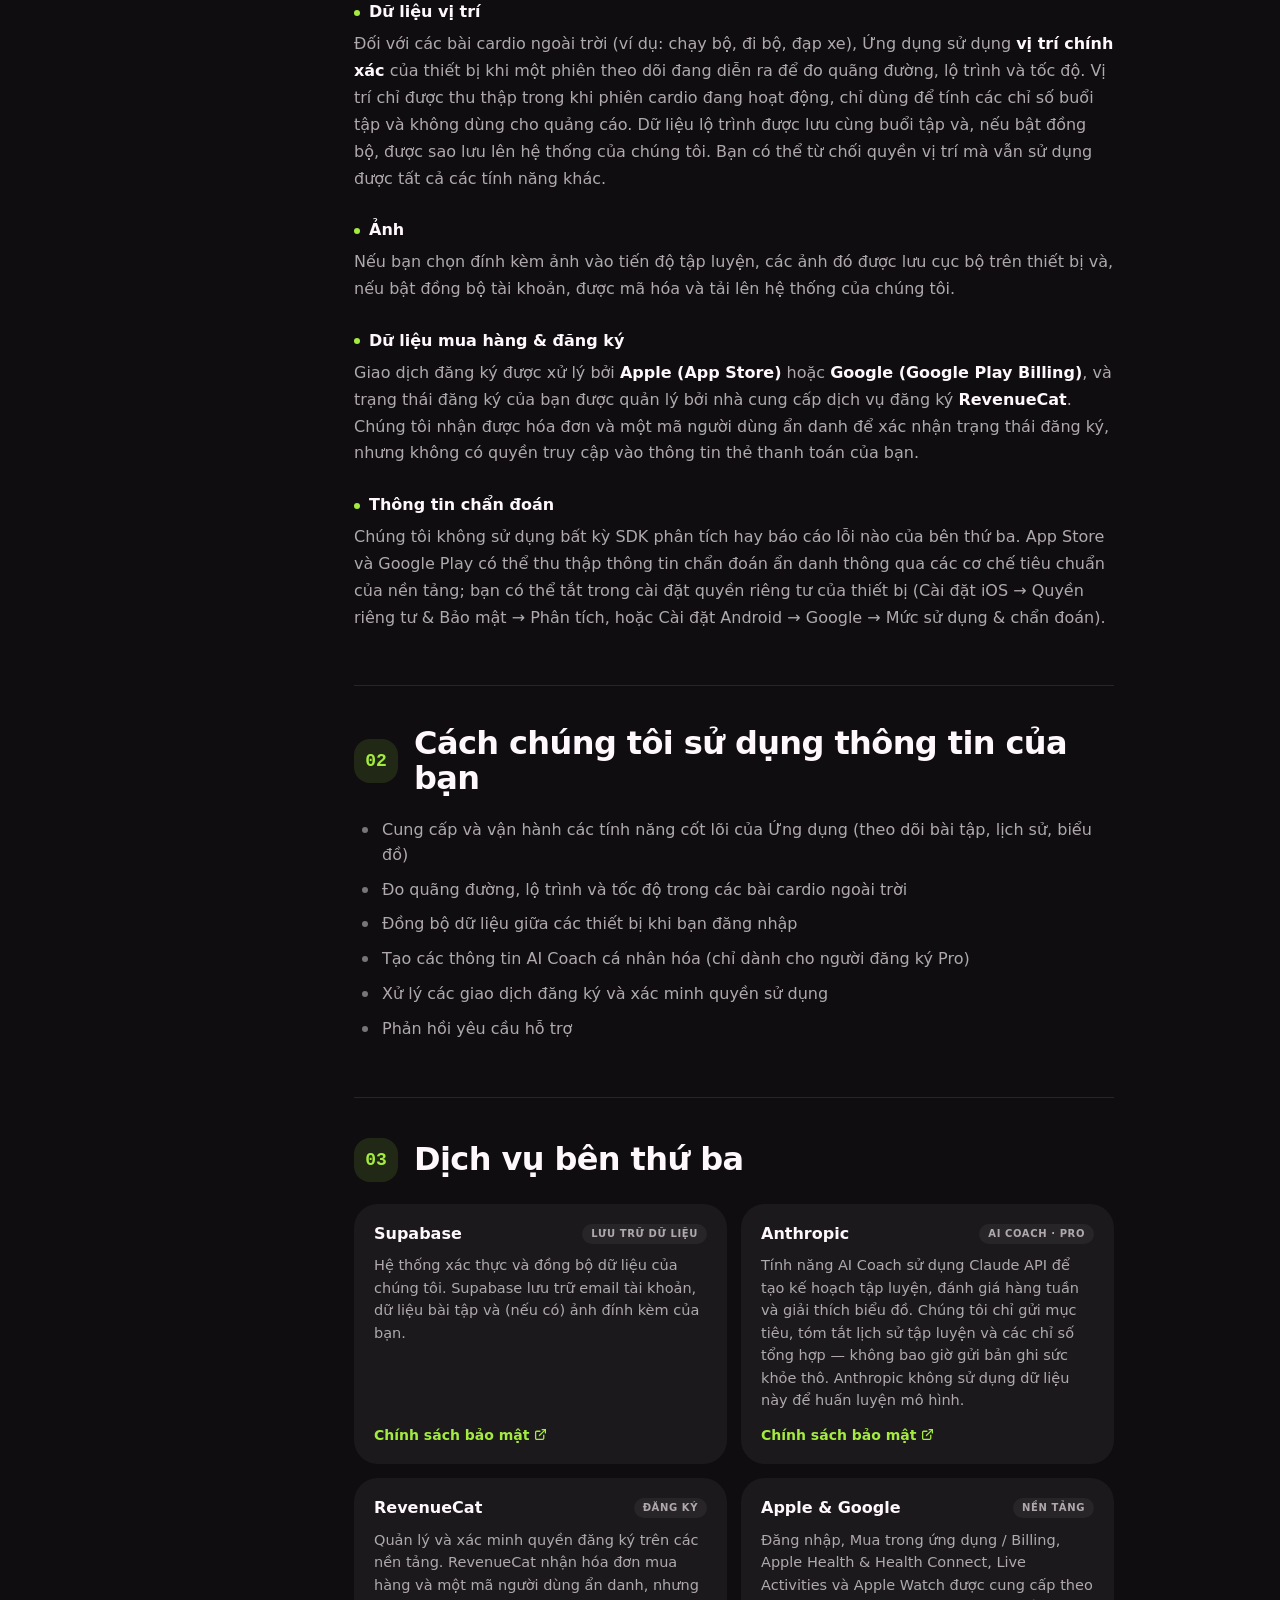
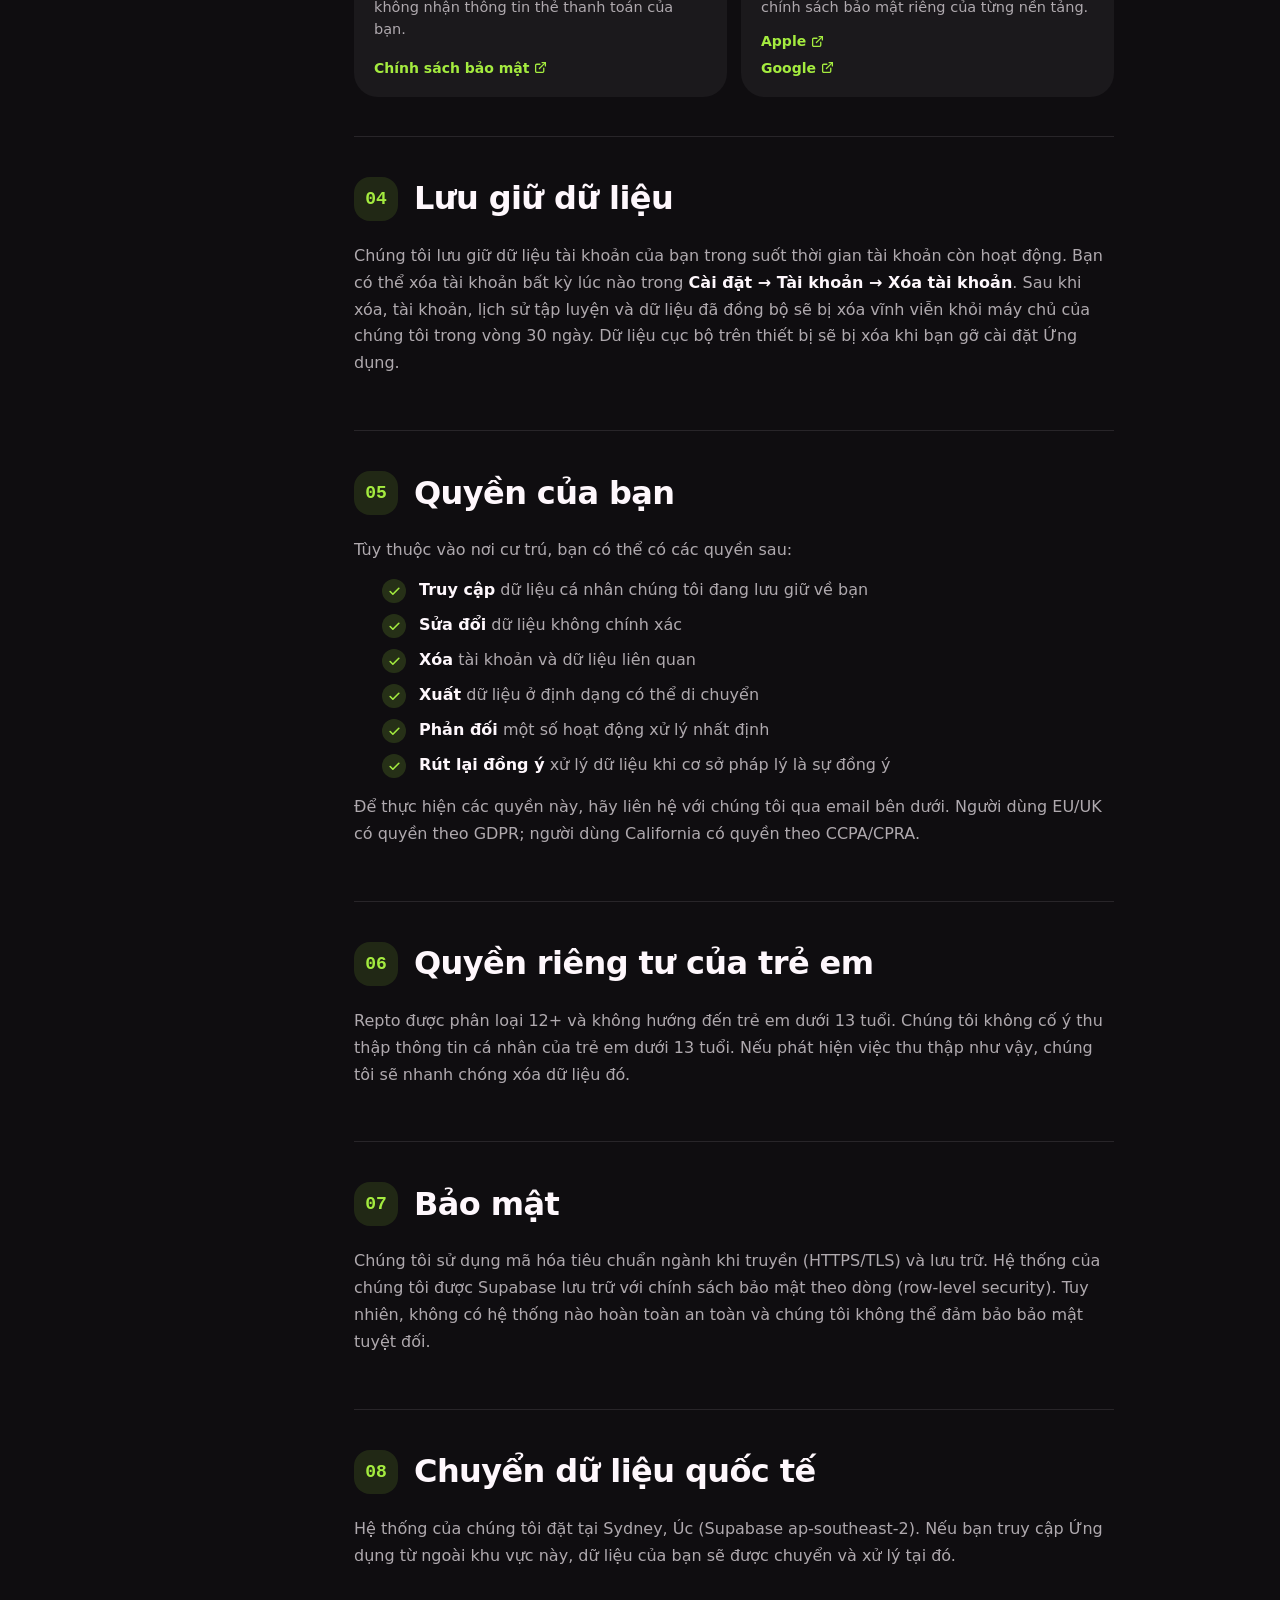
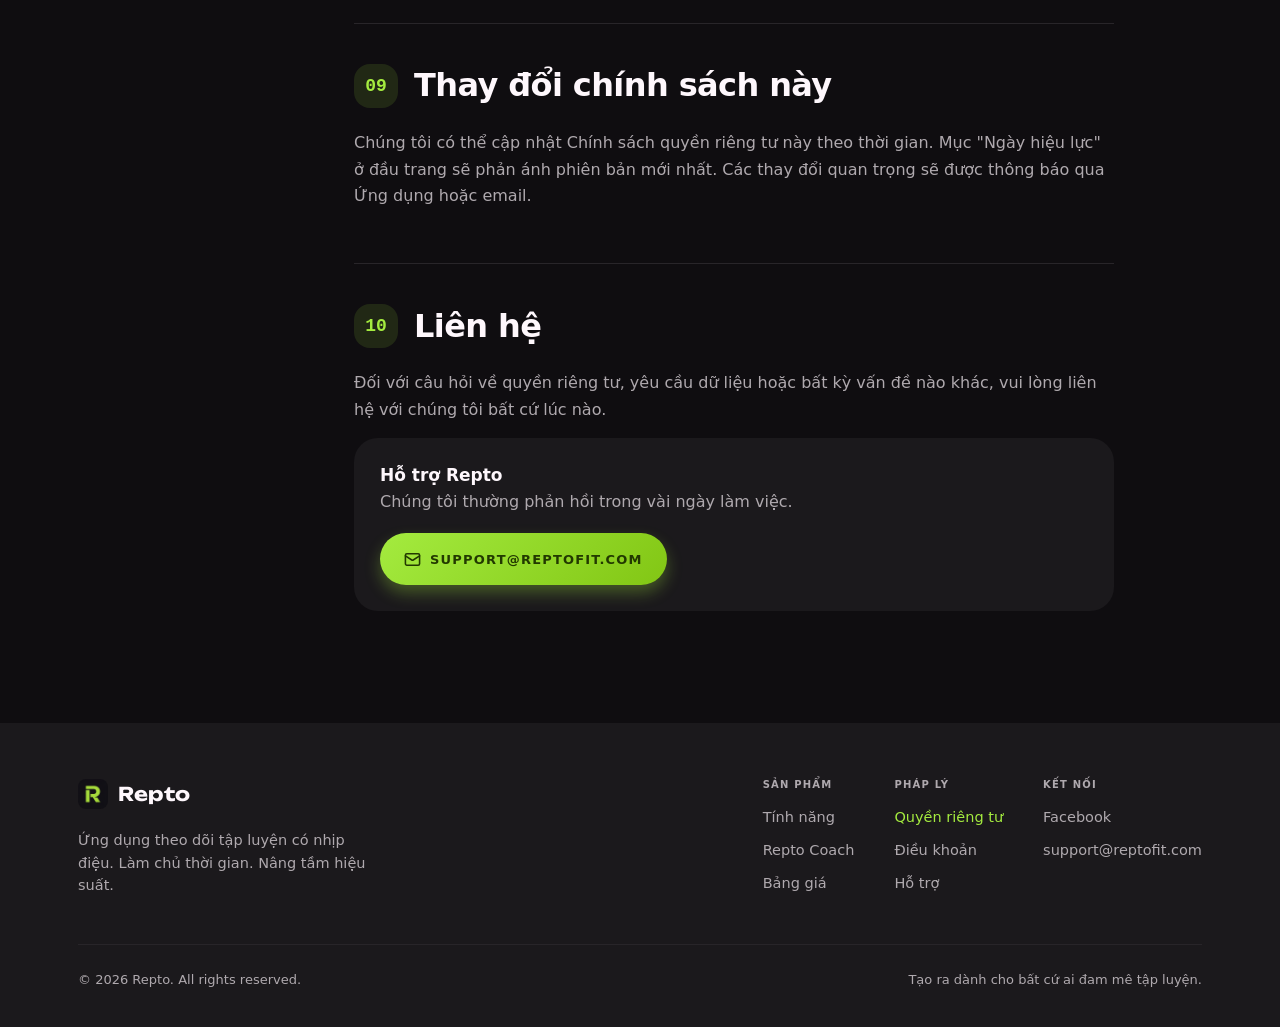
<file: vi/privacy.html>
<!DOCTYPE html>
<html lang="vi">
<head>
<meta charset="UTF-8" />
<meta name="viewport" content="width=device-width, initial-scale=1.0" />
<title>Repto — Chính sách quyền riêng tư</title>
<meta name="description" content="Cách Repto thu thập, sử dụng và bảo vệ dữ liệu của bạn. Dữ liệu sức khỏe được xử lý trên thiết bị của bạn và không bao giờ bị bán." />
<link rel="stylesheet" href="../assets/colors_and_type.css" />
<link rel="stylesheet" href="../assets/lang.css" />
<link rel="manifest" href="../manifest.json" />
<link rel="canonical" href="https://reptofit.com/vi/privacy" />
<link rel="alternate" hreflang="en" href="https://reptofit.com/privacy" />
<link rel="alternate" hreflang="vi" href="https://reptofit.com/vi/privacy" />
<link rel="alternate" hreflang="x-default" href="https://reptofit.com/privacy" />
<meta property="og:type" content="website" />
<meta property="og:site_name" content="Repto" />
<meta property="og:url" content="https://reptofit.com/vi/privacy" />
<meta property="og:title" content="Repto — Chính sách quyền riêng tư" />
<meta property="og:image" content="https://reptofit.com/assets/og-share.png?v=2" />
<meta property="og:image:width" content="1200" />
<meta property="og:image:height" content="630" />
<meta property="og:image:alt" content="Repto" />
<meta property="og:locale" content="vi_VN" />
<meta property="og:locale:alternate" content="en_US" />
<script src="../assets/redirect.js"></script>
<style>
  * { box-sizing: border-box; }
  html { scroll-behavior: smooth; scroll-padding-top: 96px; }
  html, body { margin: 0; padding: 0; }
  body {
    background: var(--bg);
    color: var(--text-primary);
    font-family: var(--font-ui);
    -webkit-font-smoothing: antialiased;
    text-rendering: optimizeLegibility;
    overflow-x: hidden;
  }
  a { color: var(--lime); text-decoration: none; }
  a:focus-visible, button:focus-visible {
    outline: 2px solid var(--lime); outline-offset: 3px; border-radius: 6px;
  }
  ::selection { background: rgba(164,235,63,.28); color: var(--text-primary); }

  .wrap { width: 100%; max-width: 1180px; margin: 0 auto; padding: 0 28px; }

  /* ---------- NAV ---------- */
  .nav {
    position: fixed; top: 0; left: 0; right: 0; z-index: 100; height: 72px;
    display: flex; align-items: center;
    transition: background .3s ease, backdrop-filter .3s ease, box-shadow .3s ease;
  }
  .nav.scrolled {
    background: rgba(15,13,16,.72);
    backdrop-filter: blur(18px) saturate(1.4);
    -webkit-backdrop-filter: blur(18px) saturate(1.4);
    box-shadow: 0 1px 0 rgba(255,255,255,.05);
  }
  .nav-inner { display: flex; align-items: center; gap: 20px; width: 100%; }
  .wordmark { display: inline-flex; align-items: center; gap: 10px; }
  .wordmark img { width: 30px; height: 30px; border-radius: 8px; display: block; }
  .wordmark span {
    font-family: var(--font-display); font-weight: 700; font-size: 19px;
    color: var(--text-primary); letter-spacing: .5px;
  }
  .nav-spacer { flex: 1; }
  .nav-back {
    display: inline-flex; align-items: center; gap: 7px; font: var(--section-link);
    font-weight: 600; color: var(--text-secondary); transition: color .2s;
  }
  .nav-back:hover { color: var(--text-primary); }
  .nav-cta {
    display: inline-flex; align-items: center; height: 42px; padding: 0 20px;
    border-radius: var(--radius-full); background: var(--gradient-primary);
    color: var(--lime-soft); font: var(--label); font-size: 12px; font-weight: 800;
    letter-spacing: 1.2px; text-transform: uppercase; box-shadow: var(--glow-lime-cta);
  }

  /* ---------- HEADER ---------- */
  .header { position: relative; overflow: hidden; padding: 142px 0 56px; }
  .header::before {
    content: ""; position: absolute; top: -260px; right: -140px;
    width: 720px; height: 720px; pointer-events: none;
    background: radial-gradient(circle, rgba(164,235,63,.12), transparent 62%);
  }
  .header::after {
    content: ""; position: absolute; top: 120px; left: -260px;
    width: 640px; height: 640px; pointer-events: none;
    background: radial-gradient(circle, rgba(164,235,63,.05), transparent 65%);
  }
  .header-inner { position: relative; z-index: 2; }
  .overline {
    display: inline-flex; align-items: center; gap: 8px;
    font: var(--overline); text-transform: uppercase;
    letter-spacing: var(--tracking-overline); color: var(--lime); font-weight: 700;
  }
  .overline .dot { width: 6px; height: 6px; border-radius: 50%; background: var(--lime); box-shadow: 0 0 8px var(--lime); }
  h1.title {
    font-family: var(--font-ui); font-weight: 900; letter-spacing: -2px;
    font-size: clamp(42px, 6vw, 72px); line-height: 1.02; margin: 20px 0 0;
    color: var(--text-primary);
  }
  .header-meta { display: flex; align-items: center; flex-wrap: wrap; gap: 16px; margin-top: 26px; }
  .eff-date {
    display: inline-flex; align-items: center; gap: 9px;
    font-family: var(--font-mono); font-size: 13px; font-weight: 600;
    color: var(--text-secondary); background: var(--surface);
    padding: 9px 14px; border-radius: var(--radius-full);
  }
  .eff-date b { color: var(--text-primary); }
  .lang-toggle { display: inline-flex; align-items: center; gap: 4px; background: var(--surface); border-radius: var(--radius-full); padding: 4px; }
  .lang-toggle a, .lang-toggle span {
    font: var(--caption); font-weight: 700; letter-spacing: .4px; text-transform: uppercase;
    padding: 6px 13px; border-radius: var(--radius-full);
  }
  .lang-toggle .active { background: var(--lime); color: var(--text-on-primary); }
  .lang-toggle a { color: var(--text-secondary); transition: color .2s; }
  .lang-toggle a:hover { color: var(--text-primary); }
  .intro {
    font: var(--body); font-size: 18px; line-height: 1.6; color: var(--text-secondary);
    max-width: 720px; margin: 30px 0 0;
  }
  .intro b { color: var(--text-primary); font-weight: 600; }

  /* ---------- LAYOUT ---------- */
  .layout {
    display: grid; grid-template-columns: 248px 1fr; gap: 56px;
    padding: 16px 0 40px; align-items: start;
  }

  /* TOC */
  .toc { position: sticky; top: 100px; }
  .toc-label {
    font: var(--label); text-transform: uppercase; letter-spacing: 1.4px;
    color: var(--text-secondary); margin: 0 0 16px; padding-left: 14px;
  }
  .toc ol { list-style: none; margin: 0; padding: 0; display: flex; flex-direction: column; gap: 2px; }
  .toc a {
    display: flex; align-items: baseline; gap: 11px; padding: 9px 14px;
    border-radius: var(--radius-md); color: var(--text-secondary);
    font: var(--section-link); font-weight: 500; line-height: 1.3;
    transition: background .2s, color .2s;
  }
  .toc a .num { font-family: var(--font-mono); font-size: 12px; font-weight: 700; color: var(--outline); flex: none; transition: color .2s; }
  .toc a:hover { background: var(--surface); color: var(--text-primary); }
  .toc a.active { background: var(--surface-high); color: var(--text-primary); }
  .toc a.active .num { color: var(--lime); }

  /* CONTENT */
  .content { max-width: 760px; min-width: 0; }
  section.sec { scroll-margin-top: 96px; padding: 40px 0; }
  section.sec + section.sec { box-shadow: 0 -1px 0 var(--surface-highest); }
  .sec-head { display: flex; align-items: center; gap: 16px; margin-bottom: 22px; }
  .sec-num {
    flex: none; width: 44px; height: 44px; border-radius: var(--radius-md);
    background: rgba(164,235,63,.12); color: var(--lime);
    display: flex; align-items: center; justify-content: center;
    font-family: var(--font-mono); font-size: 18px; font-weight: 800;
  }
  h2.sec-title {
    font-family: var(--font-ui); font-weight: 800; font-size: clamp(24px, 3vw, 32px);
    letter-spacing: -.6px; line-height: 1.1; margin: 0; color: var(--text-primary);
  }
  h3.sub {
    font: var(--card-title); font-size: 16px; color: var(--text-primary);
    margin: 28px 0 8px; display: flex; align-items: center; gap: 9px;
  }
  h3.sub .tick { width: 6px; height: 6px; border-radius: 50%; background: var(--lime); flex: none; }
  .content p { font: var(--body); font-size: 16px; line-height: 1.68; color: var(--text-secondary); margin: 0 0 14px; }
  .content p b, .content li b { color: var(--text-primary); font-weight: 600; }
  .content ul { margin: 4px 0 16px; padding: 0; list-style: none; display: flex; flex-direction: column; gap: 10px; }
  .content ul li {
    position: relative; padding-left: 28px; font: var(--body); font-size: 16px;
    line-height: 1.55; color: var(--text-secondary);
  }
  .content ul li::before {
    content: ""; position: absolute; left: 8px; top: 9px; width: 6px; height: 6px;
    border-radius: 50%; background: var(--outline);
  }

  /* surfaced data list card */
  .data-card { background: var(--surface); border-radius: var(--radius-lg); padding: 22px 24px; margin: 4px 0 16px; }
  .data-card .data-head { font: var(--label); text-transform: uppercase; letter-spacing: 1.2px; color: var(--text-secondary); margin-bottom: 14px; }
  .data-card ul { margin: 0; }
  .data-card ul li::before { background: var(--lime); }

  /* callout — the key privacy promise */
  .callout {
    display: flex; gap: 18px; align-items: flex-start;
    background: linear-gradient(135deg, rgba(164,235,63,.10), rgba(130,198,20,.04));
    border-radius: var(--radius-lg); padding: 22px 24px; margin: 18px 0;
    box-shadow: var(--glow-lime-soft);
  }
  .callout .ico {
    flex: none; width: 44px; height: 44px; border-radius: var(--radius-md);
    background: rgba(164,235,63,.16); display: flex; align-items: center; justify-content: center;
  }
  .callout p { margin: 0; font-size: 15.5px; line-height: 1.6; color: var(--text-primary); }
  .callout .co-label { font: var(--label); text-transform: uppercase; letter-spacing: 1.2px; color: var(--lime); display: block; margin-bottom: 6px; }

  /* third-party grid */
  .svc-grid { display: grid; grid-template-columns: 1fr 1fr; gap: 14px; margin-top: 6px; }
  .svc {
    background: var(--surface); border-radius: var(--radius-lg); padding: 20px;
    display: flex; flex-direction: column; transition: background .25s ease, transform .25s ease;
  }
  .svc:hover { background: var(--surface-high); transform: translateY(-3px); }
  .svc-top { display: flex; align-items: center; justify-content: space-between; gap: 10px; margin-bottom: 10px; }
  .svc-name { font: var(--card-title); font-size: 16px; color: var(--text-primary); }
  .svc-role { font: var(--label); text-transform: uppercase; letter-spacing: .6px; color: var(--text-secondary); background: var(--surface-highest); padding: 4px 9px; border-radius: var(--radius-full); white-space: nowrap; }
  .svc p { font-size: 14.5px; line-height: 1.55; margin: 0 0 14px; }
  .svc a { display: inline-flex; align-items: center; gap: 5px; font: var(--section-link); font-weight: 600; margin-top: auto; }

  /* rights list */
  .rights { display: flex; flex-direction: column; gap: 11px; margin: 6px 0 16px; padding: 0; list-style: none; }
  .rights li { display: flex; align-items: flex-start; gap: 13px; font: var(--body); font-size: 16px; line-height: 1.5; color: var(--text-secondary); padding-left: 0; }
  .rights li::before { display: none; }
  .rights .chk {
    flex: none; width: 24px; height: 24px; border-radius: 50%; margin-top: 1px;
    background: rgba(164,235,63,.16); display: flex; align-items: center; justify-content: center;
  }
  .rights li b { color: var(--text-primary); }

  /* contact card */
  .contact-card {
    background: var(--surface); border-radius: var(--radius-lg); padding: 26px;
    display: flex; align-items: center; justify-content: space-between; gap: 20px;
    flex-wrap: wrap; margin-top: 8px;
  }
  .contact-card .cc-text { font: var(--body); font-size: 16px; color: var(--text-secondary); }
  .contact-card .cc-text b { display: block; font: var(--card-title); font-size: 17px; color: var(--text-primary); margin-bottom: 4px; }
  .mail-btn {
    display: inline-flex; align-items: center; gap: 9px; height: 52px; padding: 0 24px;
    border-radius: var(--radius-full); background: var(--gradient-primary); color: var(--lime-soft);
    font: var(--label); font-size: 13px; font-weight: 800; letter-spacing: 1.2px; text-transform: uppercase;
    box-shadow: var(--glow-lime-cta);
  }

  /* ---------- FOOTER ---------- */
  footer { background: var(--surface); padding: 56px 0 40px; margin-top: 32px; }
  .foot-inner { display: flex; align-items: flex-start; justify-content: space-between; gap: 40px; flex-wrap: wrap; }
  .foot-tag { font: var(--body); font-size: 14.5px; line-height: 1.55; color: var(--text-secondary); max-width: 300px; margin: 16px 0 0; }
  .foot-links { display: flex; gap: 40px; flex-wrap: wrap; }
  .foot-col h4 { font: var(--label); text-transform: uppercase; letter-spacing: 1.2px; color: var(--text-secondary); margin: 0 0 16px; }
  .foot-col ul { list-style: none; margin: 0; padding: 0; display: flex; flex-direction: column; gap: 12px; }
  .foot-col a { font: var(--body); font-size: 14.5px; color: var(--text-secondary); transition: color .2s; }
  .foot-col a:hover { color: var(--text-primary); }
  .foot-col a.cur { color: var(--lime); }
  .foot-bottom { margin-top: 48px; padding-top: 26px; box-shadow: 0 -1px 0 var(--surface-highest); display: flex; align-items: center; justify-content: space-between; flex-wrap: wrap; gap: 12px; font: var(--caption); color: var(--text-secondary); }

  /* ---------- RESPONSIVE ---------- */
  @media (max-width: 900px) {
    .layout { grid-template-columns: 1fr; gap: 8px; }
    .toc { position: static; margin-bottom: 24px; background: var(--surface-low); border-radius: var(--radius-lg); padding: 20px; }
    .toc ol { display: grid; grid-template-columns: 1fr 1fr; gap: 2px; }
    .svc-grid { grid-template-columns: 1fr; }
    .nav-back span { display: none; }
  }
  @media (max-width: 560px) {
    .toc ol { grid-template-columns: 1fr; }
    .sec-head { gap: 12px; }
    .sec-num { width: 38px; height: 38px; font-size: 16px; }
    .contact-card { flex-direction: column; align-items: flex-start; }
  }
  @media (prefers-reduced-motion: reduce) {
    html { scroll-behavior: auto; }
    .svc { transition: none; }
  }
</style>
</head>
<body>

<nav class="nav" id="nav">
  <div class="wrap nav-inner">
    <a class="wordmark" href="/vi/" aria-label="Repto home">
      <img src="../assets/repto-logo.png" alt="" />
      <span>Repto</span>
    </a>
    <div class="nav-spacer"></div>
    <a class="nav-back" href="/vi/">
      <svg width="16" height="16" viewBox="0 0 24 24" fill="none" stroke="currentColor" stroke-width="2.2" stroke-linecap="round" stroke-linejoin="round"><path d="m12 19-7-7 7-7"/><path d="M19 12H5"/></svg>
      <span>Về trang chủ</span>
    </a>
    <div class="nav-lang" data-lang-switch><noscript><a href="/privacy">English</a></noscript></div>
    <a class="nav-cta" href="/vi/#download">Tải về</a>
  </div>
</nav>

<header class="header">
  <div class="wrap header-inner">
    <div class="overline"><span class="dot"></span> Pháp lý · Quyền riêng tư</div>
    <h1 class="title">Chính sách quyền riêng tư</h1>
    <div class="header-meta">
      <span class="eff-date">Ngày hiệu lực: <b>15 tháng 6, 2026</b></span>
    </div>
    <p class="intro">
      Chính sách này mô tả cách Repto (<b>"chúng tôi"</b>) thu thập, sử dụng và chia sẻ thông tin của bạn khi bạn sử dụng ứng dụng di động Repto trên iOS và Android (gọi là <b>"Ứng dụng"</b>). Repto được vận hành bởi Vũ Mạnh Cường với tư cách là nhà phát triển cá nhân.
    </p>
  </div>
</header>

<div class="wrap layout">
  <!-- MỤC LỤC -->
  <aside class="toc">
    <p class="toc-label">Nội dung trang</p>
    <nav aria-label="Mục lục">
      <ol>
        <li><a href="#collect"><span class="num">01</span> Thông tin chúng tôi thu thập</a></li>
        <li><a href="#use"><span class="num">02</span> Cách chúng tôi sử dụng thông tin</a></li>
        <li><a href="#third-party"><span class="num">03</span> Dịch vụ bên thứ ba</a></li>
        <li><a href="#retention"><span class="num">04</span> Lưu giữ dữ liệu</a></li>
        <li><a href="#rights"><span class="num">05</span> Quyền của bạn</a></li>
        <li><a href="#children"><span class="num">06</span> Quyền riêng tư của trẻ em</a></li>
        <li><a href="#security"><span class="num">07</span> Bảo mật</a></li>
        <li><a href="#transfers"><span class="num">08</span> Chuyển dữ liệu quốc tế</a></li>
        <li><a href="#changes"><span class="num">09</span> Thay đổi chính sách</a></li>
        <li><a href="#contact"><span class="num">10</span> Liên hệ</a></li>
      </ol>
    </nav>
  </aside>

  <!-- NỘI DUNG -->
  <article class="content">

    <section class="sec" id="collect">
      <div class="sec-head"><span class="sec-num">01</span><h2 class="sec-title">Thông tin chúng tôi thu thập</h2></div>

      <h3 class="sub"><span class="tick"></span> Thông tin tài khoản</h3>
      <p>Khi bạn đăng nhập bằng Apple (iOS) hoặc Google (Android), hoặc tạo tài khoản, chúng tôi thu thập địa chỉ email của bạn (hoặc email ẩn danh nếu bạn chọn ẩn). Nếu nhà cung cấp đăng nhập chia sẻ, chúng tôi có thể nhận tên hiển thị và ảnh đại diện của bạn để cá nhân hóa hồ sơ. Chúng tôi không thu thập tên của bạn trừ khi bạn hoặc nhà cung cấp cung cấp.</p>

      <h3 class="sub"><span class="tick"></span> Dữ liệu tập luyện</h3>
      <p>Ứng dụng lưu trữ các mẫu bài tập, nhật ký bài tập, số set, số rep, mức tạ, thời gian, thời gian nghỉ và ảnh tiến độ của bạn. Dữ liệu này được lưu cục bộ trên thiết bị và, nếu bạn đăng nhập, được đồng bộ lên hệ thống của chúng tôi (Supabase) để sao lưu và truy cập đa thiết bị.</p>

      <h3 class="sub"><span class="tick"></span> Dữ liệu sức khỏe</h3>
      <p>Với sự cho phép rõ ràng của bạn, Ứng dụng đọc các dữ liệu sau từ <b>Apple Health (iOS)</b> hoặc <b>Health Connect (Android)</b> để cung cấp thông tin cá nhân hóa:</p>
      <div class="data-card">
        <div class="data-head">Chỉ số sức khỏe chúng tôi đọc</div>
        <ul>
          <li>Cân nặng</li>
          <li>Phân tích giấc ngủ</li>
          <li>Nhịp tim (bao gồm nhịp tim nghỉ)</li>
          <li>Phần trăm mỡ cơ thể</li>
          <li>Năng lượng hoạt động / calo tiêu thụ</li>
        </ul>
      </div>
      <p>Ứng dụng ghi lại các buổi tập hoàn thành (và lượng calo tiêu thụ) vào Apple Health hoặc Health Connect để được tính vào mục tiêu hoạt động của bạn.</p>
      <div class="callout">
        <span class="ico">
          <svg width="22" height="22" viewBox="0 0 24 24" fill="none" stroke="var(--lime)" stroke-width="2" stroke-linecap="round" stroke-linejoin="round"><path d="M20 13c0 5-3.5 7.5-7.66 8.95a1 1 0 0 1-.67-.01C7.5 20.5 4 18 4 13V6a1 1 0 0 1 1-1c2 0 4.5-1.2 6.24-2.72a1.17 1.17 0 0 1 1.52 0C14.51 3.81 17 5 19 5a1 1 0 0 1 1 1z"/><path d="m9 12 2 2 4-4"/></svg>
        </span>
        <p><span class="co-label">Cam kết của chúng tôi</span>Dữ liệu sức khỏe được xử lý trên thiết bị của bạn và <b>không bao giờ bị bán, sử dụng cho mục đích quảng cáo, hay chia sẻ với bên thứ ba cho mục đích tiếp thị.</b> Dữ liệu sức khỏe thô không được truyền đến máy chủ của chúng tôi. Khi bạn sử dụng tính năng AI Coach, chỉ những bản tóm tắt tổng hợp, không định danh cá nhân (ví dụ: số giờ ngủ trung bình mỗi tuần) có thể được gửi đến đối tác xử lý AI của chúng tôi để tạo thông tin gợi ý.</p>
      </div>

      <h3 class="sub"><span class="tick"></span> Dữ liệu vị trí</h3>
      <p>Đối với các bài cardio ngoài trời (ví dụ: chạy bộ, đi bộ, đạp xe), Ứng dụng sử dụng <b>vị trí chính xác</b> của thiết bị khi một phiên theo dõi đang diễn ra để đo quãng đường, lộ trình và tốc độ. Vị trí chỉ được thu thập trong khi phiên cardio đang hoạt động, chỉ dùng để tính các chỉ số buổi tập và không dùng cho quảng cáo. Dữ liệu lộ trình được lưu cùng buổi tập và, nếu bật đồng bộ, được sao lưu lên hệ thống của chúng tôi. Bạn có thể từ chối quyền vị trí mà vẫn sử dụng được tất cả các tính năng khác.</p>

      <h3 class="sub"><span class="tick"></span> Ảnh</h3>
      <p>Nếu bạn chọn đính kèm ảnh vào tiến độ tập luyện, các ảnh đó được lưu cục bộ trên thiết bị và, nếu bật đồng bộ tài khoản, được mã hóa và tải lên hệ thống của chúng tôi.</p>

      <h3 class="sub"><span class="tick"></span> Dữ liệu mua hàng &amp; đăng ký</h3>
      <p>Giao dịch đăng ký được xử lý bởi <b>Apple (App Store)</b> hoặc <b>Google (Google Play Billing)</b>, và trạng thái đăng ký của bạn được quản lý bởi nhà cung cấp dịch vụ đăng ký <b>RevenueCat</b>. Chúng tôi nhận được hóa đơn và một mã người dùng ẩn danh để xác nhận trạng thái đăng ký, nhưng không có quyền truy cập vào thông tin thẻ thanh toán của bạn.</p>

      <h3 class="sub"><span class="tick"></span> Thông tin chẩn đoán</h3>
      <p>Chúng tôi không sử dụng bất kỳ SDK phân tích hay báo cáo lỗi nào của bên thứ ba. App Store và Google Play có thể thu thập thông tin chẩn đoán ẩn danh thông qua các cơ chế tiêu chuẩn của nền tảng; bạn có thể tắt trong cài đặt quyền riêng tư của thiết bị (Cài đặt iOS → Quyền riêng tư &amp; Bảo mật → Phân tích, hoặc Cài đặt Android → Google → Mức sử dụng &amp; chẩn đoán).</p>
    </section>

    <section class="sec" id="use">
      <div class="sec-head"><span class="sec-num">02</span><h2 class="sec-title">Cách chúng tôi sử dụng thông tin của bạn</h2></div>
      <ul>
        <li>Cung cấp và vận hành các tính năng cốt lõi của Ứng dụng (theo dõi bài tập, lịch sử, biểu đồ)</li>
        <li>Đo quãng đường, lộ trình và tốc độ trong các bài cardio ngoài trời</li>
        <li>Đồng bộ dữ liệu giữa các thiết bị khi bạn đăng nhập</li>
        <li>Tạo các thông tin AI Coach cá nhân hóa (chỉ dành cho người đăng ký Pro)</li>
        <li>Xử lý các giao dịch đăng ký và xác minh quyền sử dụng</li>
        <li>Phản hồi yêu cầu hỗ trợ</li>
      </ul>
    </section>

    <section class="sec" id="third-party">
      <div class="sec-head"><span class="sec-num">03</span><h2 class="sec-title">Dịch vụ bên thứ ba</h2></div>
      <div class="svc-grid">
        <div class="svc">
          <div class="svc-top"><span class="svc-name">Supabase</span><span class="svc-role">Lưu trữ dữ liệu</span></div>
          <p>Hệ thống xác thực và đồng bộ dữ liệu của chúng tôi. Supabase lưu trữ email tài khoản, dữ liệu bài tập và (nếu có) ảnh đính kèm của bạn.</p>
          <a href="https://supabase.com/privacy" target="_blank" rel="noopener">Chính sách bảo mật
            <svg width="13" height="13" viewBox="0 0 24 24" fill="none" stroke="currentColor" stroke-width="2.4" stroke-linecap="round" stroke-linejoin="round"><path d="M15 3h6v6"/><path d="M10 14 21 3"/><path d="M18 13v6a2 2 0 0 1-2 2H5a2 2 0 0 1-2-2V8a2 2 0 0 1 2-2h6"/></svg>
          </a>
        </div>
        <div class="svc">
          <div class="svc-top"><span class="svc-name">Anthropic</span><span class="svc-role">AI Coach · Pro</span></div>
          <p>Tính năng AI Coach sử dụng Claude API để tạo kế hoạch tập luyện, đánh giá hàng tuần và giải thích biểu đồ. Chúng tôi chỉ gửi mục tiêu, tóm tắt lịch sử tập luyện và các chỉ số tổng hợp — không bao giờ gửi bản ghi sức khỏe thô. Anthropic không sử dụng dữ liệu này để huấn luyện mô hình.</p>
          <a href="https://www.anthropic.com/legal/privacy" target="_blank" rel="noopener">Chính sách bảo mật
            <svg width="13" height="13" viewBox="0 0 24 24" fill="none" stroke="currentColor" stroke-width="2.4" stroke-linecap="round" stroke-linejoin="round"><path d="M15 3h6v6"/><path d="M10 14 21 3"/><path d="M18 13v6a2 2 0 0 1-2 2H5a2 2 0 0 1-2-2V8a2 2 0 0 1 2-2h6"/></svg>
          </a>
        </div>
        <div class="svc">
          <div class="svc-top"><span class="svc-name">RevenueCat</span><span class="svc-role">Đăng ký</span></div>
          <p>Quản lý và xác minh quyền đăng ký trên các nền tảng. RevenueCat nhận hóa đơn mua hàng và một mã người dùng ẩn danh, nhưng không nhận thông tin thẻ thanh toán của bạn.</p>
          <a href="https://www.revenuecat.com/privacy" target="_blank" rel="noopener">Chính sách bảo mật
            <svg width="13" height="13" viewBox="0 0 24 24" fill="none" stroke="currentColor" stroke-width="2.4" stroke-linecap="round" stroke-linejoin="round"><path d="M15 3h6v6"/><path d="M10 14 21 3"/><path d="M18 13v6a2 2 0 0 1-2 2H5a2 2 0 0 1-2-2V8a2 2 0 0 1 2-2h6"/></svg>
          </a>
        </div>
        <div class="svc">
          <div class="svc-top"><span class="svc-name">Apple &amp; Google</span><span class="svc-role">Nền tảng</span></div>
          <p>Đăng nhập, Mua trong ứng dụng / Billing, Apple Health &amp; Health Connect, Live Activities và Apple Watch được cung cấp theo chính sách bảo mật riêng của từng nền tảng.</p>
          <a href="https://www.apple.com/legal/privacy/" target="_blank" rel="noopener">Apple
            <svg width="13" height="13" viewBox="0 0 24 24" fill="none" stroke="currentColor" stroke-width="2.4" stroke-linecap="round" stroke-linejoin="round"><path d="M15 3h6v6"/><path d="M10 14 21 3"/><path d="M18 13v6a2 2 0 0 1-2 2H5a2 2 0 0 1-2-2V8a2 2 0 0 1 2-2h6"/></svg>
          </a>
          <a href="https://policies.google.com/privacy" target="_blank" rel="noopener" style="margin-top:8px;">Google
            <svg width="13" height="13" viewBox="0 0 24 24" fill="none" stroke="currentColor" stroke-width="2.4" stroke-linecap="round" stroke-linejoin="round"><path d="M15 3h6v6"/><path d="M10 14 21 3"/><path d="M18 13v6a2 2 0 0 1-2 2H5a2 2 0 0 1-2-2V8a2 2 0 0 1 2-2h6"/></svg>
          </a>
        </div>
      </div>
    </section>

    <section class="sec" id="retention">
      <div class="sec-head"><span class="sec-num">04</span><h2 class="sec-title">Lưu giữ dữ liệu</h2></div>
      <p>Chúng tôi lưu giữ dữ liệu tài khoản của bạn trong suốt thời gian tài khoản còn hoạt động. Bạn có thể xóa tài khoản bất kỳ lúc nào trong <b>Cài đặt → Tài khoản → Xóa tài khoản</b>. Sau khi xóa, tài khoản, lịch sử tập luyện và dữ liệu đã đồng bộ sẽ bị xóa vĩnh viễn khỏi máy chủ của chúng tôi trong vòng 30 ngày. Dữ liệu cục bộ trên thiết bị sẽ bị xóa khi bạn gỡ cài đặt Ứng dụng.</p>
    </section>

    <section class="sec" id="rights">
      <div class="sec-head"><span class="sec-num">05</span><h2 class="sec-title">Quyền của bạn</h2></div>
      <p>Tùy thuộc vào nơi cư trú, bạn có thể có các quyền sau:</p>
      <ul class="rights">
        <li><span class="chk"><svg width="13" height="13" viewBox="0 0 24 24" fill="none" stroke="var(--lime)" stroke-width="3" stroke-linecap="round" stroke-linejoin="round"><path d="M20 6 9 17l-5-5"/></svg></span><span><b>Truy cập</b> dữ liệu cá nhân chúng tôi đang lưu giữ về bạn</span></li>
        <li><span class="chk"><svg width="13" height="13" viewBox="0 0 24 24" fill="none" stroke="var(--lime)" stroke-width="3" stroke-linecap="round" stroke-linejoin="round"><path d="M20 6 9 17l-5-5"/></svg></span><span><b>Sửa đổi</b> dữ liệu không chính xác</span></li>
        <li><span class="chk"><svg width="13" height="13" viewBox="0 0 24 24" fill="none" stroke="var(--lime)" stroke-width="3" stroke-linecap="round" stroke-linejoin="round"><path d="M20 6 9 17l-5-5"/></svg></span><span><b>Xóa</b> tài khoản và dữ liệu liên quan</span></li>
        <li><span class="chk"><svg width="13" height="13" viewBox="0 0 24 24" fill="none" stroke="var(--lime)" stroke-width="3" stroke-linecap="round" stroke-linejoin="round"><path d="M20 6 9 17l-5-5"/></svg></span><span><b>Xuất</b> dữ liệu ở định dạng có thể di chuyển</span></li>
        <li><span class="chk"><svg width="13" height="13" viewBox="0 0 24 24" fill="none" stroke="var(--lime)" stroke-width="3" stroke-linecap="round" stroke-linejoin="round"><path d="M20 6 9 17l-5-5"/></svg></span><span><b>Phản đối</b> một số hoạt động xử lý nhất định</span></li>
        <li><span class="chk"><svg width="13" height="13" viewBox="0 0 24 24" fill="none" stroke="var(--lime)" stroke-width="3" stroke-linecap="round" stroke-linejoin="round"><path d="M20 6 9 17l-5-5"/></svg></span><span><b>Rút lại đồng ý</b> xử lý dữ liệu khi cơ sở pháp lý là sự đồng ý</span></li>
      </ul>
      <p>Để thực hiện các quyền này, hãy liên hệ với chúng tôi qua email bên dưới. Người dùng EU/UK có quyền theo GDPR; người dùng California có quyền theo CCPA/CPRA.</p>
    </section>

    <section class="sec" id="children">
      <div class="sec-head"><span class="sec-num">06</span><h2 class="sec-title">Quyền riêng tư của trẻ em</h2></div>
      <p>Repto được phân loại 12+ và không hướng đến trẻ em dưới 13 tuổi. Chúng tôi không cố ý thu thập thông tin cá nhân của trẻ em dưới 13 tuổi. Nếu phát hiện việc thu thập như vậy, chúng tôi sẽ nhanh chóng xóa dữ liệu đó.</p>
    </section>

    <section class="sec" id="security">
      <div class="sec-head"><span class="sec-num">07</span><h2 class="sec-title">Bảo mật</h2></div>
      <p>Chúng tôi sử dụng mã hóa tiêu chuẩn ngành khi truyền (HTTPS/TLS) và lưu trữ. Hệ thống của chúng tôi được Supabase lưu trữ với chính sách bảo mật theo dòng (row-level security). Tuy nhiên, không có hệ thống nào hoàn toàn an toàn và chúng tôi không thể đảm bảo bảo mật tuyệt đối.</p>
    </section>

    <section class="sec" id="transfers">
      <div class="sec-head"><span class="sec-num">08</span><h2 class="sec-title">Chuyển dữ liệu quốc tế</h2></div>
      <p>Hệ thống của chúng tôi đặt tại Sydney, Úc (Supabase ap-southeast-2). Nếu bạn truy cập Ứng dụng từ ngoài khu vực này, dữ liệu của bạn sẽ được chuyển và xử lý tại đó.</p>
    </section>

    <section class="sec" id="changes">
      <div class="sec-head"><span class="sec-num">09</span><h2 class="sec-title">Thay đổi chính sách này</h2></div>
      <p>Chúng tôi có thể cập nhật Chính sách quyền riêng tư này theo thời gian. Mục "Ngày hiệu lực" ở đầu trang sẽ phản ánh phiên bản mới nhất. Các thay đổi quan trọng sẽ được thông báo qua Ứng dụng hoặc email.</p>
    </section>

    <section class="sec" id="contact">
      <div class="sec-head"><span class="sec-num">10</span><h2 class="sec-title">Liên hệ</h2></div>
      <p>Đối với câu hỏi về quyền riêng tư, yêu cầu dữ liệu hoặc bất kỳ vấn đề nào khác, vui lòng liên hệ với chúng tôi bất cứ lúc nào.</p>
      <div class="contact-card">
        <div class="cc-text">
          <b>Hỗ trợ Repto</b>
          Chúng tôi thường phản hồi trong vài ngày làm việc.
        </div>
        <a class="mail-btn" href="mailto:support@reptofit.com">
          <svg width="17" height="17" viewBox="0 0 24 24" fill="none" stroke="currentColor" stroke-width="2.2" stroke-linecap="round" stroke-linejoin="round"><rect width="20" height="16" x="2" y="4" rx="2"/><path d="m22 7-8.97 5.7a1.94 1.94 0 0 1-2.06 0L2 7"/></svg>
          support@reptofit.com
        </a>
      </div>
    </section>

  </article>
</div>

<footer>
  <div class="wrap">
    <div class="foot-inner">
      <div>
        <a class="wordmark" href="/vi/"><img src="../assets/repto-logo.png" alt="" /><span>Repto</span></a>
        <p class="foot-tag">Ứng dụng theo dõi tập luyện có nhịp điệu. Làm chủ thời gian. Nâng tầm hiệu suất.</p>
      </div>
      <div class="foot-links">
        <div class="foot-col">
          <h4>Sản phẩm</h4>
          <ul>
            <li><a href="/vi/#features">Tính năng</a></li>
            <li><a href="/vi/#coach">Repto Coach</a></li>
            <li><a href="/vi/#pricing">Bảng giá</a></li>
          </ul>
        </div>
        <div class="foot-col">
          <h4>Pháp lý</h4>
          <ul>
            <li><a class="cur" href="/vi/privacy">Quyền riêng tư</a></li>
            <li><a href="/vi/terms">Điều khoản</a></li>
            <li><a href="/vi/support">Hỗ trợ</a></li>
          </ul>
        </div>
        <div class="foot-col">
          <h4>Kết nối</h4>
          <ul>
            <li><a href="https://www.facebook.com/reptoapp/" target="_blank" rel="noopener">Facebook</a></li>
            <li><a href="mailto:support@reptofit.com">support@reptofit.com</a></li>
          </ul>
        </div>
      </div>
    </div>
    <div class="foot-bottom">
      <span>© 2026 Repto. All rights reserved.</span>
      <span>Tạo ra dành cho bất cứ ai đam mê tập luyện.</span>
    </div>
  </div>
</footer>

<script>
(function () {
  var nav = document.getElementById('nav');
  var onScroll = function () {
    if (window.scrollY > 24) nav.classList.add('scrolled');
    else nav.classList.remove('scrolled');
    spy();
  };
  // scrollspy — pick the section whose top is nearest above the offset line
  var links = Array.prototype.slice.call(document.querySelectorAll('.toc a'));
  var secs = links.map(function (a) { return document.querySelector(a.getAttribute('href')); });
  function spy() {
    var line = 140, idx = 0;
    for (var i = 0; i < secs.length; i++) {
      if (secs[i] && secs[i].getBoundingClientRect().top <= line) idx = i;
    }
    links.forEach(function (a, i) { a.classList.toggle('active', i === idx); });
  }
  window.addEventListener('scroll', onScroll, { passive: true });
  onScroll();
})();
</script>

<script src="../assets/lang.js" defer></script>
</body>
</html>
</file>
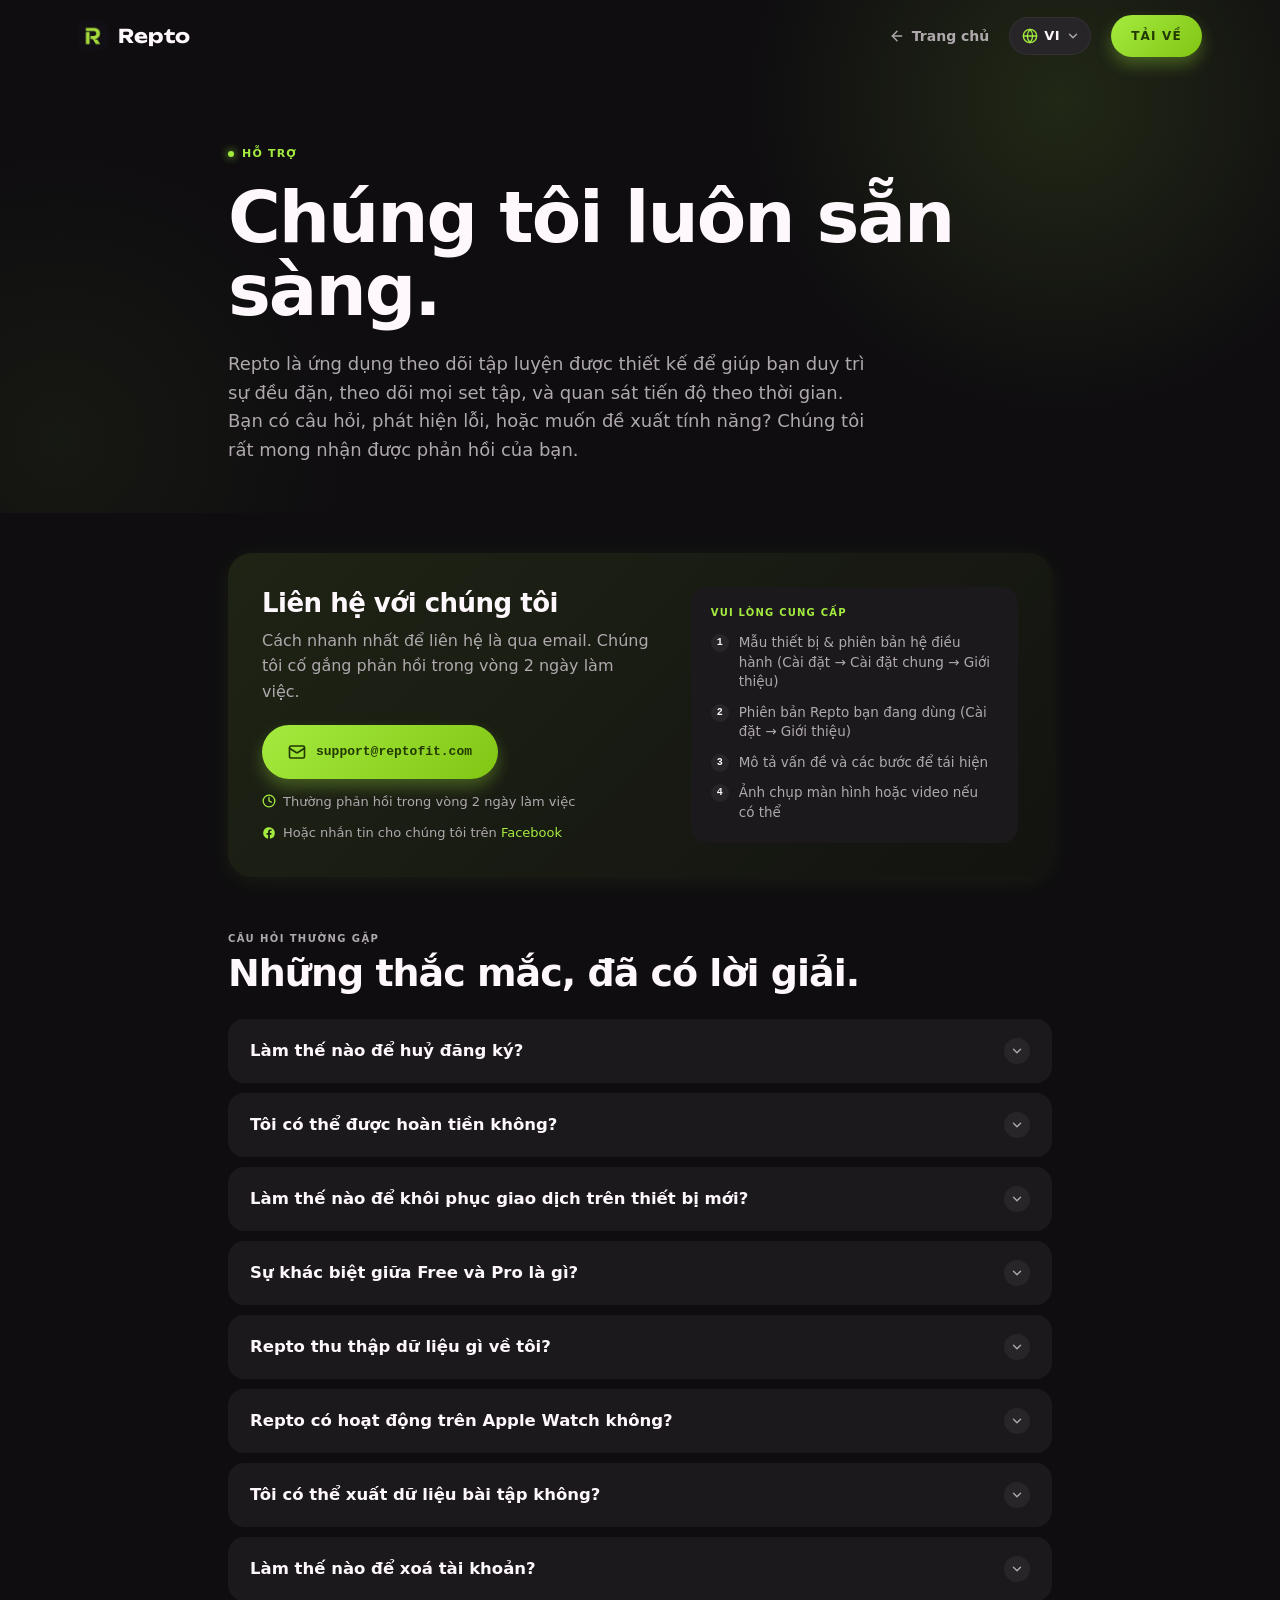
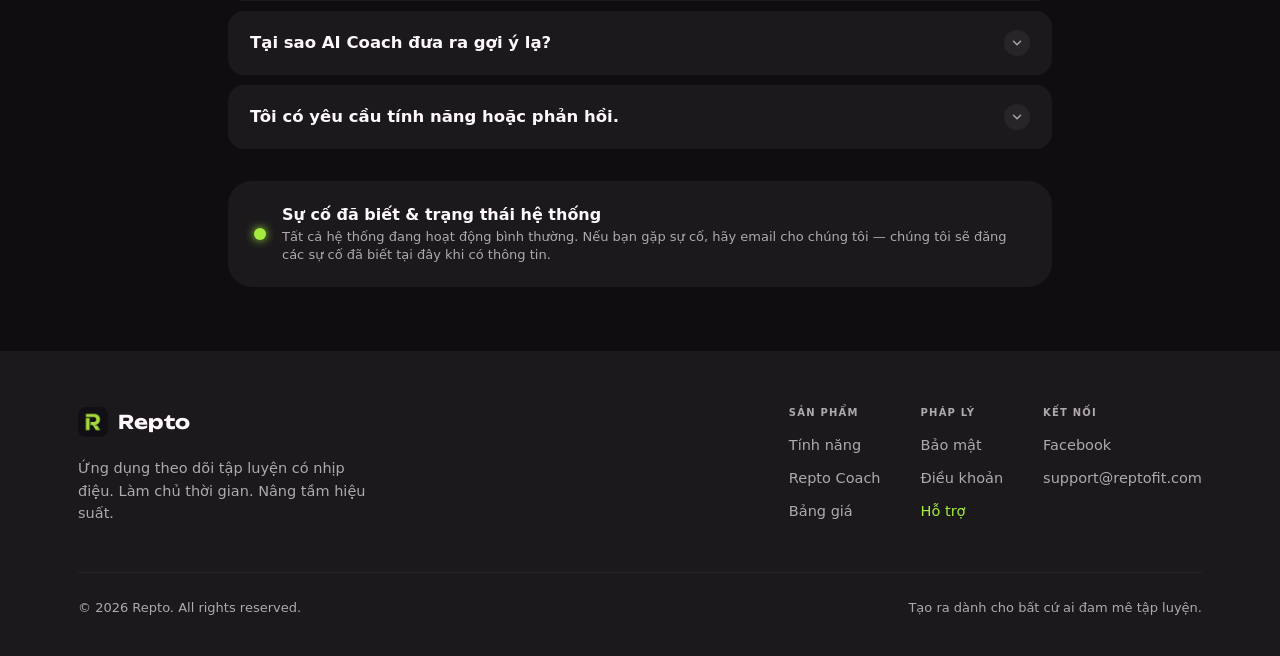
<file: vi/support.html>
<!DOCTYPE html>
<html lang="vi">
<head>
<meta charset="UTF-8" />
<meta name="viewport" content="width=device-width, initial-scale=1.0" />
<title>Repto — Hỗ trợ</title>
<meta name="description" content="Nhận trợ giúp với Repto. Liên hệ với chúng tôi, xem các câu hỏi thường gặp về gói đăng ký, hoàn tiền, Apple Watch, xuất dữ liệu và hơn thế." />
<link rel="stylesheet" href="../assets/colors_and_type.css" />
<link rel="stylesheet" href="../assets/lang.css" />
<link rel="manifest" href="../manifest.json" />
<link rel="canonical" href="https://reptofit.com/vi/support" />
<link rel="alternate" hreflang="en" href="https://reptofit.com/support" />
<link rel="alternate" hreflang="vi" href="https://reptofit.com/vi/support" />
<link rel="alternate" hreflang="x-default" href="https://reptofit.com/support" />
<meta property="og:type" content="website" />
<meta property="og:site_name" content="Repto" />
<meta property="og:url" content="https://reptofit.com/vi/support" />
<meta property="og:title" content="Repto — Hỗ trợ" />
<meta property="og:image" content="https://reptofit.com/assets/og-share.png?v=2" />
<meta property="og:image:width" content="1200" />
<meta property="og:image:height" content="630" />
<meta property="og:image:alt" content="Repto" />
<meta property="og:locale" content="vi_VN" />
<meta property="og:locale:alternate" content="en_US" />
<script src="../assets/redirect.js"></script>
<style>
  * { box-sizing: border-box; }
  html { scroll-behavior: smooth; scroll-padding-top: 96px; }
  html, body { margin: 0; padding: 0; }
  body {
    background: var(--bg);
    color: var(--text-primary);
    font-family: var(--font-ui);
    -webkit-font-smoothing: antialiased;
    text-rendering: optimizeLegibility;
    overflow-x: hidden;
  }
  a { color: var(--lime); text-decoration: none; }
  a:focus-visible, button:focus-visible, summary:focus-visible {
    outline: 2px solid var(--lime); outline-offset: 3px; border-radius: 6px;
  }
  ::selection { background: rgba(164,235,63,.28); color: var(--text-primary); }

  .wrap { width: 100%; max-width: 1180px; margin: 0 auto; padding: 0 28px; }
  .narrow { max-width: 880px; }

  /* ---------- NAV ---------- */
  .nav {
    position: fixed; top: 0; left: 0; right: 0; z-index: 100; height: 72px;
    display: flex; align-items: center;
    transition: background .3s ease, backdrop-filter .3s ease, box-shadow .3s ease;
  }
  .nav.scrolled {
    background: rgba(15,13,16,.72);
    backdrop-filter: blur(18px) saturate(1.4);
    -webkit-backdrop-filter: blur(18px) saturate(1.4);
    box-shadow: 0 1px 0 rgba(255,255,255,.05);
  }
  .nav-inner { display: flex; align-items: center; gap: 20px; width: 100%; }
  .wordmark { display: inline-flex; align-items: center; gap: 10px; }
  .wordmark img { width: 30px; height: 30px; border-radius: 8px; display: block; }
  .wordmark span {
    font-family: var(--font-display); font-weight: 700; font-size: 19px;
    color: var(--text-primary); letter-spacing: .5px;
  }
  .nav-spacer { flex: 1; }
  .nav-back { display: inline-flex; align-items: center; gap: 7px; font: var(--section-link); font-weight: 600; color: var(--text-secondary); transition: color .2s; }
  .nav-back:hover { color: var(--text-primary); }
  .nav-cta {
    display: inline-flex; align-items: center; height: 42px; padding: 0 20px;
    border-radius: var(--radius-full); background: var(--gradient-primary);
    color: var(--lime-soft); font: var(--label); font-size: 12px; font-weight: 800;
    letter-spacing: 1.2px; text-transform: uppercase; box-shadow: var(--glow-lime-cta);
  }

  /* ---------- HEADER ---------- */
  .header { position: relative; overflow: hidden; padding: 142px 0 48px; }
  .header::before {
    content: ""; position: absolute; top: -260px; right: -140px;
    width: 720px; height: 720px; pointer-events: none;
    background: radial-gradient(circle, rgba(164,235,63,.12), transparent 62%);
  }
  .header::after {
    content: ""; position: absolute; top: 120px; left: -260px;
    width: 640px; height: 640px; pointer-events: none;
    background: radial-gradient(circle, rgba(164,235,63,.05), transparent 65%);
  }
  .header-inner { position: relative; z-index: 2; }
  .overline {
    display: inline-flex; align-items: center; gap: 8px;
    font: var(--overline); text-transform: uppercase;
    letter-spacing: var(--tracking-overline); color: var(--lime); font-weight: 700;
  }
  .overline .dot { width: 6px; height: 6px; border-radius: 50%; background: var(--lime); box-shadow: 0 0 8px var(--lime); }
  h1.title {
    font-family: var(--font-ui); font-weight: 900; letter-spacing: -2px;
    font-size: clamp(42px, 6vw, 72px); line-height: 1.02; margin: 20px 0 0;
    color: var(--text-primary);
  }
  .intro { font: var(--body); font-size: 18px; line-height: 1.6; color: var(--text-secondary); max-width: 640px; margin: 22px 0 0; }

  /* ---------- CONTACT CARD ---------- */
  .contact {
    position: relative; overflow: hidden;
    background: linear-gradient(135deg, rgba(164,235,63,.10), rgba(130,198,20,.03));
    border-radius: var(--radius-lg); padding: 34px; margin: 40px 0 16px;
    box-shadow: var(--glow-lime-soft);
    display: grid; grid-template-columns: 1.2fr 1fr; gap: 36px; align-items: center;
  }
  .contact-left h2 { font-family: var(--font-ui); font-weight: 800; font-size: 26px; letter-spacing: -.5px; margin: 0 0 10px; color: var(--text-primary); }
  .contact-left p { font: var(--body); font-size: 16px; line-height: 1.6; color: var(--text-secondary); margin: 0 0 20px; }
  .mail-btn {
    display: inline-flex; align-items: center; gap: 10px; height: 54px; padding: 0 26px;
    border-radius: var(--radius-full); background: var(--gradient-primary); color: var(--lime-soft);
    font: var(--label); font-size: 13px; font-weight: 800; letter-spacing: 1px; text-transform: none;
    box-shadow: var(--glow-lime-cta);
  }
  .mail-btn .addr { text-transform: none; font-family: var(--font-mono); font-weight: 700; letter-spacing: 0; }
  .reply-note { display: flex; align-items: center; gap: 7px; font: var(--caption); color: var(--text-secondary); margin-top: 14px; }
  .include {
    background: var(--surface); border-radius: var(--radius-md); padding: 20px;
  }
  .include .ic-label { font: var(--label); text-transform: uppercase; letter-spacing: 1.2px; color: var(--lime); margin-bottom: 14px; }
  .include ul { list-style: none; margin: 0; padding: 0; display: flex; flex-direction: column; gap: 11px; }
  .include li { display: flex; align-items: flex-start; gap: 10px; font: var(--caption); font-size: 13.5px; line-height: 1.45; color: var(--text-secondary); }
  .include li .n { flex: none; width: 18px; height: 18px; border-radius: 50%; background: var(--surface-highest); color: var(--text-primary); font-family: var(--font-mono); font-size: 10px; font-weight: 700; display: flex; align-items: center; justify-content: center; margin-top: 1px; }

  /* ---------- FAQ ---------- */
  .faq-sec { padding: 40px 0 16px; }
  .sec-overline { font: var(--label); text-transform: uppercase; letter-spacing: 1.4px; color: var(--text-secondary); margin: 0 0 6px; }
  h2.faq-h { font-family: var(--font-ui); font-weight: 800; font-size: clamp(26px,3.4vw,38px); letter-spacing: -1px; margin: 0 0 24px; color: var(--text-primary); }
  .faq-list { display: flex; flex-direction: column; gap: 10px; }
  details.faq {
    background: var(--surface); border-radius: var(--radius-md); overflow: hidden;
    transition: background .2s ease;
  }
  details.faq[open] { background: var(--surface-high); }
  details.faq summary {
    list-style: none; cursor: pointer; display: flex; align-items: center; gap: 16px;
    padding: 19px 22px; font: var(--card-title); font-size: 16.5px; color: var(--text-primary);
  }
  details.faq summary::-webkit-details-marker { display: none; }
  details.faq summary .q { flex: 1; }
  details.faq summary .chev {
    flex: none; width: 26px; height: 26px; border-radius: 50%; background: var(--surface-highest);
    display: flex; align-items: center; justify-content: center; transition: transform .25s ease, background .2s;
    color: var(--text-secondary);
  }
  details.faq[open] summary .chev { transform: rotate(180deg); background: var(--lime); color: var(--text-on-primary); }
  details.faq .ans { padding: 0 22px 20px 22px; }
  details.faq .ans p { font: var(--body); font-size: 15.5px; line-height: 1.65; color: var(--text-secondary); margin: 0; }
  details.faq .ans p b { color: var(--text-primary); font-weight: 600; }
  details.faq .ans code { font-family: var(--font-mono); font-size: 14px; background: var(--surface-highest); padding: 2px 7px; border-radius: 6px; color: var(--text-primary); }

  /* status block */
  .status { background: var(--surface); border-radius: var(--radius-lg); padding: 24px 26px; margin: 32px 0 8px; display: flex; align-items: center; gap: 16px; }
  .status .s-dot { flex: none; width: 12px; height: 12px; border-radius: 50%; background: var(--lime); box-shadow: 0 0 10px var(--lime); position: relative; }
  .status .s-text h3 { font: var(--card-title); font-size: 16px; color: var(--text-primary); margin: 0 0 3px; }
  .status .s-text p { font: var(--caption); color: var(--text-secondary); margin: 0; }

  /* ---------- FOOTER ---------- */
  footer { background: var(--surface); padding: 56px 0 40px; margin-top: 40px; }
  .foot-inner { display: flex; align-items: flex-start; justify-content: space-between; gap: 40px; flex-wrap: wrap; }
  .foot-tag { font: var(--body); font-size: 14.5px; line-height: 1.55; color: var(--text-secondary); max-width: 300px; margin: 16px 0 0; }
  .foot-links { display: flex; gap: 40px; flex-wrap: wrap; }
  .foot-col h4 { font: var(--label); text-transform: uppercase; letter-spacing: 1.2px; color: var(--text-secondary); margin: 0 0 16px; }
  .foot-col ul { list-style: none; margin: 0; padding: 0; display: flex; flex-direction: column; gap: 12px; }
  .foot-col a { font: var(--body); font-size: 14.5px; color: var(--text-secondary); transition: color .2s; }
  .foot-col a:hover { color: var(--text-primary); }
  .foot-col a.cur { color: var(--lime); }
  .foot-bottom { margin-top: 48px; padding-top: 26px; box-shadow: 0 -1px 0 var(--surface-highest); display: flex; align-items: center; justify-content: space-between; flex-wrap: wrap; gap: 12px; font: var(--caption); color: var(--text-secondary); }

  /* ---------- RESPONSIVE ---------- */
  @media (max-width: 760px) {
    .contact { grid-template-columns: 1fr; gap: 24px; padding: 26px; }
    .nav-back span { display: none; }
  }
  @media (prefers-reduced-motion: reduce) {
    html { scroll-behavior: auto; }
    details.faq, details.faq summary .chev { transition: none; }
  }
</style>
<script type="application/ld+json">
{
  "@context": "https://schema.org",
  "@type": "FAQPage",
  "mainEntity": [
    {
      "@type": "Question",
      "name": "Làm thế nào để huỷ đăng ký?",
      "acceptedAnswer": {
        "@type": "Answer",
        "text": "Đăng ký được quản lý qua Apple ID hoặc tài khoản Google của bạn. Trên iOS: mở Cài đặt → chạm tên bạn → Đăng ký → Repto Pro → Huỷ Đăng ký. Các tính năng Pro sẽ vẫn hoạt động đến hết kỳ thanh toán hiện tại."
      }
    },
    {
      "@type": "Question",
      "name": "Tôi có thể được hoàn tiền không?",
      "acceptedAnswer": {
        "@type": "Answer",
        "text": "Việc hoàn tiền do Apple hoặc Google xử lý, không phải chúng tôi. Trên iOS, truy cập reportaproblem.apple.com, đăng nhập, tìm giao dịch Repto, và yêu cầu hoàn tiền. Cửa hàng quyết định điều kiện hoàn tiền theo từng trường hợp."
      }
    },
    {
      "@type": "Question",
      "name": "Làm thế nào để khôi phục giao dịch trên thiết bị mới?",
      "acceptedAnswer": {
        "@type": "Answer",
        "text": "Mở Repto, vào Cài đặt → Đăng ký → Khôi phục Giao dịch. Đảm bảo bạn đăng nhập bằng cùng Apple ID hoặc tài khoản Google đã sử dụng để mua ban đầu."
      }
    },
    {
      "@type": "Question",
      "name": "Sự khác biệt giữa Free và Pro là gì?",
      "acceptedAnswer": {
        "@type": "Answer",
        "text": "Free bao gồm bài tập không giới hạn, lịch sử, biểu đồ, chia sẻ, tích hợp Apple Health, hẹn giờ nghỉ, và Live Activities — quá đủ cho hầu hết người dùng. Pro bổ sung AI Coach (đánh giá hàng tuần, Ask Your Data, Explain insights), mở khoá kế hoạch không giới hạn cho mỗi chương trình, và lượt \"Tạo chương trình đầu tiên\" không giới hạn."
      }
    },
    {
      "@type": "Question",
      "name": "Repto thu thập dữ liệu gì về tôi?",
      "acceptedAnswer": {
        "@type": "Answer",
        "text": "Xem Chính sách Bảo mật của chúng tôi để biết chi tiết. Tóm lại: email tài khoản, dữ liệu bài tập bạn tạo, và dữ liệu Apple Health tuỳ chọn (với sự cho phép của bạn). Dữ liệu sức khoẻ được xử lý trên thiết bị và không bao giờ được bán hoặc dùng cho mục đích quảng cáo."
      }
    },
    {
      "@type": "Question",
      "name": "Repto có hoạt động trên Apple Watch không?",
      "acceptedAnswer": {
        "@type": "Answer",
        "text": "Có. Repto bao gồm ứng dụng đồng hành cho Apple Watch để theo dõi bài tập độc lập hoặc kết hợp với iPhone, với chỉ số nhịp tim trong từng set tập."
      }
    },
    {
      "@type": "Question",
      "name": "Tôi có thể xuất dữ liệu bài tập không?",
      "acceptedAnswer": {
        "@type": "Answer",
        "text": "Có. Bạn có thể chia sẻ từng bài tập qua mã chia sẻ 6 ký tự hoặc dưới dạng tệp .reptoplan. Chúng tôi đang phát triển tính năng xuất hàng loạt — hãy email cho chúng tôi nếu muốn được thông báo khi có sẵn."
      }
    },
    {
      "@type": "Question",
      "name": "Làm thế nào để xoá tài khoản?",
      "acceptedAnswer": {
        "@type": "Answer",
        "text": "Trong ứng dụng: Cài đặt → Tài khoản → Xoá Tài khoản. Việc này xoá vĩnh viễn tài khoản và toàn bộ dữ liệu đã đồng bộ trong vòng 30 ngày. Để xoá luôn dữ liệu cục bộ, hãy gỡ cài đặt ứng dụng khỏi thiết bị."
      }
    },
    {
      "@type": "Question",
      "name": "Tại sao AI Coach đưa ra gợi ý lạ?",
      "acceptedAnswer": {
        "@type": "Answer",
        "text": "AI Coach sử dụng AI tạo sinh và đôi khi có thể đưa ra kết quả không mong đợi. Hãy coi gợi ý của AI là điểm khởi đầu, không phải chỉ định. Đầu ra của AI Coach không phải lời khuyên y tế hoặc thể hình chuyên nghiệp — xem Điều khoản Sử dụng để biết thêm chi tiết."
      }
    },
    {
      "@type": "Question",
      "name": "Tôi có yêu cầu tính năng hoặc phản hồi.",
      "acceptedAnswer": {
        "@type": "Answer",
        "text": "Chúng tôi rất muốn nghe từ người dùng — hãy email support@reptofit.com với ý tưởng của bạn. Chúng tôi đọc mọi tin nhắn."
      }
    }
  ]
}
</script>
</head>
<body>

<nav class="nav" id="nav">
  <div class="wrap nav-inner">
    <a class="wordmark" href="/vi/" aria-label="Repto home">
      <img src="../assets/repto-logo.png" alt="" />
      <span>Repto</span>
    </a>
    <div class="nav-spacer"></div>
    <a class="nav-back" href="/vi/">
      <svg width="16" height="16" viewBox="0 0 24 24" fill="none" stroke="currentColor" stroke-width="2.2" stroke-linecap="round" stroke-linejoin="round"><path d="m12 19-7-7 7-7"/><path d="M19 12H5"/></svg>
      <span>Trang chủ</span>
    </a>
    <div class="nav-lang" data-lang-switch><noscript><a href="/support">English</a></noscript></div>
    <a class="nav-cta" href="/vi/#download">Tải về</a>
  </div>
</nav>

<header class="header">
  <div class="wrap narrow header-inner">
    <div class="overline"><span class="dot"></span> Hỗ trợ</div>
    <h1 class="title">Chúng tôi luôn sẵn sàng.</h1>
    <p class="intro">
      Repto là ứng dụng theo dõi tập luyện được thiết kế để giúp bạn duy trì sự đều đặn, theo dõi mọi set tập, và quan sát tiến độ theo thời gian. Bạn có câu hỏi, phát hiện lỗi, hoặc muốn đề xuất tính năng? Chúng tôi rất mong nhận được phản hồi của bạn.
    </p>
  </div>
</header>

<div class="wrap narrow">

  <!-- CONTACT CARD -->
  <div class="contact">
    <div class="contact-left">
      <h2>Liên hệ với chúng tôi</h2>
      <p>Cách nhanh nhất để liên hệ là qua email. Chúng tôi cố gắng phản hồi trong vòng 2 ngày làm việc.</p>
      <a class="mail-btn" href="mailto:support@reptofit.com">
        <svg width="18" height="18" viewBox="0 0 24 24" fill="none" stroke="currentColor" stroke-width="2.2" stroke-linecap="round" stroke-linejoin="round"><rect width="20" height="16" x="2" y="4" rx="2"/><path d="m22 7-8.97 5.7a1.94 1.94 0 0 1-2.06 0L2 7"/></svg>
        <span class="addr">support@reptofit.com</span>
      </a>
      <div class="reply-note">
        <svg width="14" height="14" viewBox="0 0 24 24" fill="none" stroke="var(--lime)" stroke-width="2.2" stroke-linecap="round" stroke-linejoin="round"><circle cx="12" cy="12" r="10"/><polyline points="12 6 12 12 16 14"/></svg>
        Thường phản hồi trong vòng 2 ngày làm việc
      </div>
      <div class="reply-note">
        <svg width="14" height="14" viewBox="0 0 24 24" fill="var(--lime)" aria-hidden="true"><path d="M22 12a10 10 0 1 0-11.56 9.88v-6.99H7.9V12h2.54V9.8c0-2.5 1.49-3.89 3.77-3.89 1.09 0 2.24.2 2.24.2v2.46h-1.26c-1.24 0-1.63.77-1.63 1.56V12h2.78l-.45 2.89h-2.33v6.99A10 10 0 0 0 22 12z"/></svg>
        <span>Hoặc nhắn tin cho chúng tôi trên <a href="https://www.facebook.com/reptoapp/" target="_blank" rel="noopener">Facebook</a></span>
      </div>
    </div>
    <div class="include">
      <div class="ic-label">Vui lòng cung cấp</div>
      <ul>
        <li><span class="n">1</span> Mẫu thiết bị &amp; phiên bản hệ điều hành (Cài đặt → Cài đặt chung → Giới thiệu)</li>
        <li><span class="n">2</span> Phiên bản Repto bạn đang dùng (Cài đặt → Giới thiệu)</li>
        <li><span class="n">3</span> Mô tả vấn đề và các bước để tái hiện</li>
        <li><span class="n">4</span> Ảnh chụp màn hình hoặc video nếu có thể</li>
      </ul>
    </div>
  </div>

  <!-- FAQ -->
  <section class="faq-sec">
    <p class="sec-overline">Câu hỏi thường gặp</p>
    <h2 class="faq-h">Những thắc mắc, đã có lời giải.</h2>
    <div class="faq-list">

      <details class="faq">
        <summary><span class="q">Làm thế nào để huỷ đăng ký?</span><span class="chev"><svg width="14" height="14" viewBox="0 0 24 24" fill="none" stroke="currentColor" stroke-width="2.4" stroke-linecap="round" stroke-linejoin="round"><path d="m6 9 6 6 6-6"/></svg></span></summary>
        <div class="ans"><p>Đăng ký được quản lý qua Apple ID hoặc tài khoản Google của bạn. Trên iOS: mở <b>Cài đặt → chạm tên bạn → Đăng ký → Repto Pro → Huỷ Đăng ký</b>. Các tính năng Pro sẽ vẫn hoạt động đến hết kỳ thanh toán hiện tại.</p></div>
      </details>

      <details class="faq">
        <summary><span class="q">Tôi có thể được hoàn tiền không?</span><span class="chev"><svg width="14" height="14" viewBox="0 0 24 24" fill="none" stroke="currentColor" stroke-width="2.4" stroke-linecap="round" stroke-linejoin="round"><path d="m6 9 6 6 6-6"/></svg></span></summary>
        <div class="ans"><p>Việc hoàn tiền do Apple hoặc Google xử lý, không phải chúng tôi. Trên iOS, truy cập <a href="https://reportaproblem.apple.com" target="_blank" rel="noopener">reportaproblem.apple.com</a>, đăng nhập, tìm giao dịch Repto, và yêu cầu hoàn tiền. Cửa hàng quyết định điều kiện hoàn tiền theo từng trường hợp.</p></div>
      </details>

      <details class="faq">
        <summary><span class="q">Làm thế nào để khôi phục giao dịch trên thiết bị mới?</span><span class="chev"><svg width="14" height="14" viewBox="0 0 24 24" fill="none" stroke="currentColor" stroke-width="2.4" stroke-linecap="round" stroke-linejoin="round"><path d="m6 9 6 6 6-6"/></svg></span></summary>
        <div class="ans"><p>Mở Repto, vào <b>Cài đặt → Đăng ký → Khôi phục Giao dịch</b>. Đảm bảo bạn đăng nhập bằng cùng Apple ID hoặc tài khoản Google đã sử dụng để mua ban đầu.</p></div>
      </details>

      <details class="faq">
        <summary><span class="q">Sự khác biệt giữa Free và Pro là gì?</span><span class="chev"><svg width="14" height="14" viewBox="0 0 24 24" fill="none" stroke="currentColor" stroke-width="2.4" stroke-linecap="round" stroke-linejoin="round"><path d="m6 9 6 6 6-6"/></svg></span></summary>
        <div class="ans"><p>Free bao gồm bài tập không giới hạn, lịch sử, biểu đồ, chia sẻ, tích hợp Apple Health, hẹn giờ nghỉ, và Live Activities — quá đủ cho hầu hết người dùng. Pro bổ sung AI Coach (đánh giá hàng tuần, Ask Your Data, Explain insights), mở khoá kế hoạch không giới hạn cho mỗi chương trình, và lượt "Tạo chương trình đầu tiên" không giới hạn.</p></div>
      </details>

      <details class="faq">
        <summary><span class="q">Repto thu thập dữ liệu gì về tôi?</span><span class="chev"><svg width="14" height="14" viewBox="0 0 24 24" fill="none" stroke="currentColor" stroke-width="2.4" stroke-linecap="round" stroke-linejoin="round"><path d="m6 9 6 6 6-6"/></svg></span></summary>
        <div class="ans"><p>Xem <a href="/vi/privacy">Chính sách Bảo mật</a> của chúng tôi để biết chi tiết. Tóm lại: email tài khoản, dữ liệu bài tập bạn tạo, và dữ liệu Apple Health tuỳ chọn (với sự cho phép của bạn). Dữ liệu sức khoẻ được xử lý trên thiết bị và không bao giờ được bán hoặc dùng cho mục đích quảng cáo.</p></div>
      </details>

      <details class="faq">
        <summary><span class="q">Repto có hoạt động trên Apple Watch không?</span><span class="chev"><svg width="14" height="14" viewBox="0 0 24 24" fill="none" stroke="currentColor" stroke-width="2.4" stroke-linecap="round" stroke-linejoin="round"><path d="m6 9 6 6 6-6"/></svg></span></summary>
        <div class="ans"><p>Có. Repto bao gồm ứng dụng đồng hành cho Apple Watch để theo dõi bài tập độc lập hoặc kết hợp với iPhone, với chỉ số nhịp tim trong từng set tập.</p></div>
      </details>

      <details class="faq">
        <summary><span class="q">Tôi có thể xuất dữ liệu bài tập không?</span><span class="chev"><svg width="14" height="14" viewBox="0 0 24 24" fill="none" stroke="currentColor" stroke-width="2.4" stroke-linecap="round" stroke-linejoin="round"><path d="m6 9 6 6 6-6"/></svg></span></summary>
        <div class="ans"><p>Có. Bạn có thể chia sẻ từng bài tập qua mã chia sẻ 6 ký tự hoặc dưới dạng tệp <code>.reptoplan</code>. Chúng tôi đang phát triển tính năng xuất hàng loạt — hãy email cho chúng tôi nếu muốn được thông báo khi có sẵn.</p></div>
      </details>

      <details class="faq">
        <summary><span class="q">Làm thế nào để xoá tài khoản?</span><span class="chev"><svg width="14" height="14" viewBox="0 0 24 24" fill="none" stroke="currentColor" stroke-width="2.4" stroke-linecap="round" stroke-linejoin="round"><path d="m6 9 6 6 6-6"/></svg></span></summary>
        <div class="ans"><p>Trong ứng dụng: <b>Cài đặt → Tài khoản → Xoá Tài khoản</b>. Việc này xoá vĩnh viễn tài khoản và toàn bộ dữ liệu đã đồng bộ trong vòng 30 ngày. Để xoá luôn dữ liệu cục bộ, hãy gỡ cài đặt ứng dụng khỏi thiết bị.</p></div>
      </details>

      <details class="faq">
        <summary><span class="q">Tại sao AI Coach đưa ra gợi ý lạ?</span><span class="chev"><svg width="14" height="14" viewBox="0 0 24 24" fill="none" stroke="currentColor" stroke-width="2.4" stroke-linecap="round" stroke-linejoin="round"><path d="m6 9 6 6 6-6"/></svg></span></summary>
        <div class="ans"><p>AI Coach sử dụng AI tạo sinh và đôi khi có thể đưa ra kết quả không mong đợi. Hãy coi gợi ý của AI là điểm khởi đầu, không phải chỉ định. Đầu ra của AI Coach không phải lời khuyên y tế hoặc thể hình chuyên nghiệp — xem <a href="/vi/terms">Điều khoản Sử dụng</a> để biết thêm chi tiết.</p></div>
      </details>

      <details class="faq">
        <summary><span class="q">Tôi có yêu cầu tính năng hoặc phản hồi.</span><span class="chev"><svg width="14" height="14" viewBox="0 0 24 24" fill="none" stroke="currentColor" stroke-width="2.4" stroke-linecap="round" stroke-linejoin="round"><path d="m6 9 6 6 6-6"/></svg></span></summary>
        <div class="ans"><p>Chúng tôi rất muốn nghe từ người dùng — hãy email <a href="mailto:support@reptofit.com">support@reptofit.com</a> với ý tưởng của bạn. Chúng tôi đọc mọi tin nhắn.</p></div>
      </details>

    </div>

    <div class="status">
      <span class="s-dot repto-pulse"></span>
      <div class="s-text">
        <h3>Sự cố đã biết &amp; trạng thái hệ thống</h3>
        <p>Tất cả hệ thống đang hoạt động bình thường. Nếu bạn gặp sự cố, hãy email cho chúng tôi — chúng tôi sẽ đăng các sự cố đã biết tại đây khi có thông tin.</p>
      </div>
    </div>
  </section>

</div>

<footer>
  <div class="wrap">
    <div class="foot-inner">
      <div>
        <a class="wordmark" href="/vi/"><img src="../assets/repto-logo.png" alt="" /><span>Repto</span></a>
        <p class="foot-tag">Ứng dụng theo dõi tập luyện có nhịp điệu. Làm chủ thời gian. Nâng tầm hiệu suất.</p>
      </div>
      <div class="foot-links">
        <div class="foot-col">
          <h4>Sản phẩm</h4>
          <ul>
            <li><a href="/vi/#features">Tính năng</a></li>
            <li><a href="/vi/#coach">Repto Coach</a></li>
            <li><a href="/vi/#pricing">Bảng giá</a></li>
          </ul>
        </div>
        <div class="foot-col">
          <h4>Pháp lý</h4>
          <ul>
            <li><a href="/vi/privacy">Bảo mật</a></li>
            <li><a href="/vi/terms">Điều khoản</a></li>
            <li><a class="cur" href="/vi/support">Hỗ trợ</a></li>
          </ul>
        </div>
        <div class="foot-col">
          <h4>Kết nối</h4>
          <ul>
            <li><a href="https://www.facebook.com/reptoapp/" target="_blank" rel="noopener">Facebook</a></li>
            <li><a href="mailto:support@reptofit.com">support@reptofit.com</a></li>
          </ul>
        </div>
      </div>
    </div>
    <div class="foot-bottom">
      <span>© 2026 Repto. All rights reserved.</span>
      <span>Tạo ra dành cho bất cứ ai đam mê tập luyện.</span>
    </div>
  </div>
</footer>

<style>
  @keyframes reptoPulse { 0%,100% { opacity: 1; transform: scale(1); } 50% { opacity: .4; transform: scale(.8); } }
  .repto-pulse { animation: reptoPulse 1.6s ease-in-out infinite; }
  @media (prefers-reduced-motion: reduce) { .repto-pulse { animation: none; } }
</style>

<script>
(function () {
  var nav = document.getElementById('nav');
  var onScroll = function () {
    if (window.scrollY > 24) nav.classList.add('scrolled'); else nav.classList.remove('scrolled');
  };
  window.addEventListener('scroll', onScroll, { passive: true });
  onScroll();
})();
</script>

<script src="../assets/lang.js" defer></script>
</body>
</html>
</file>
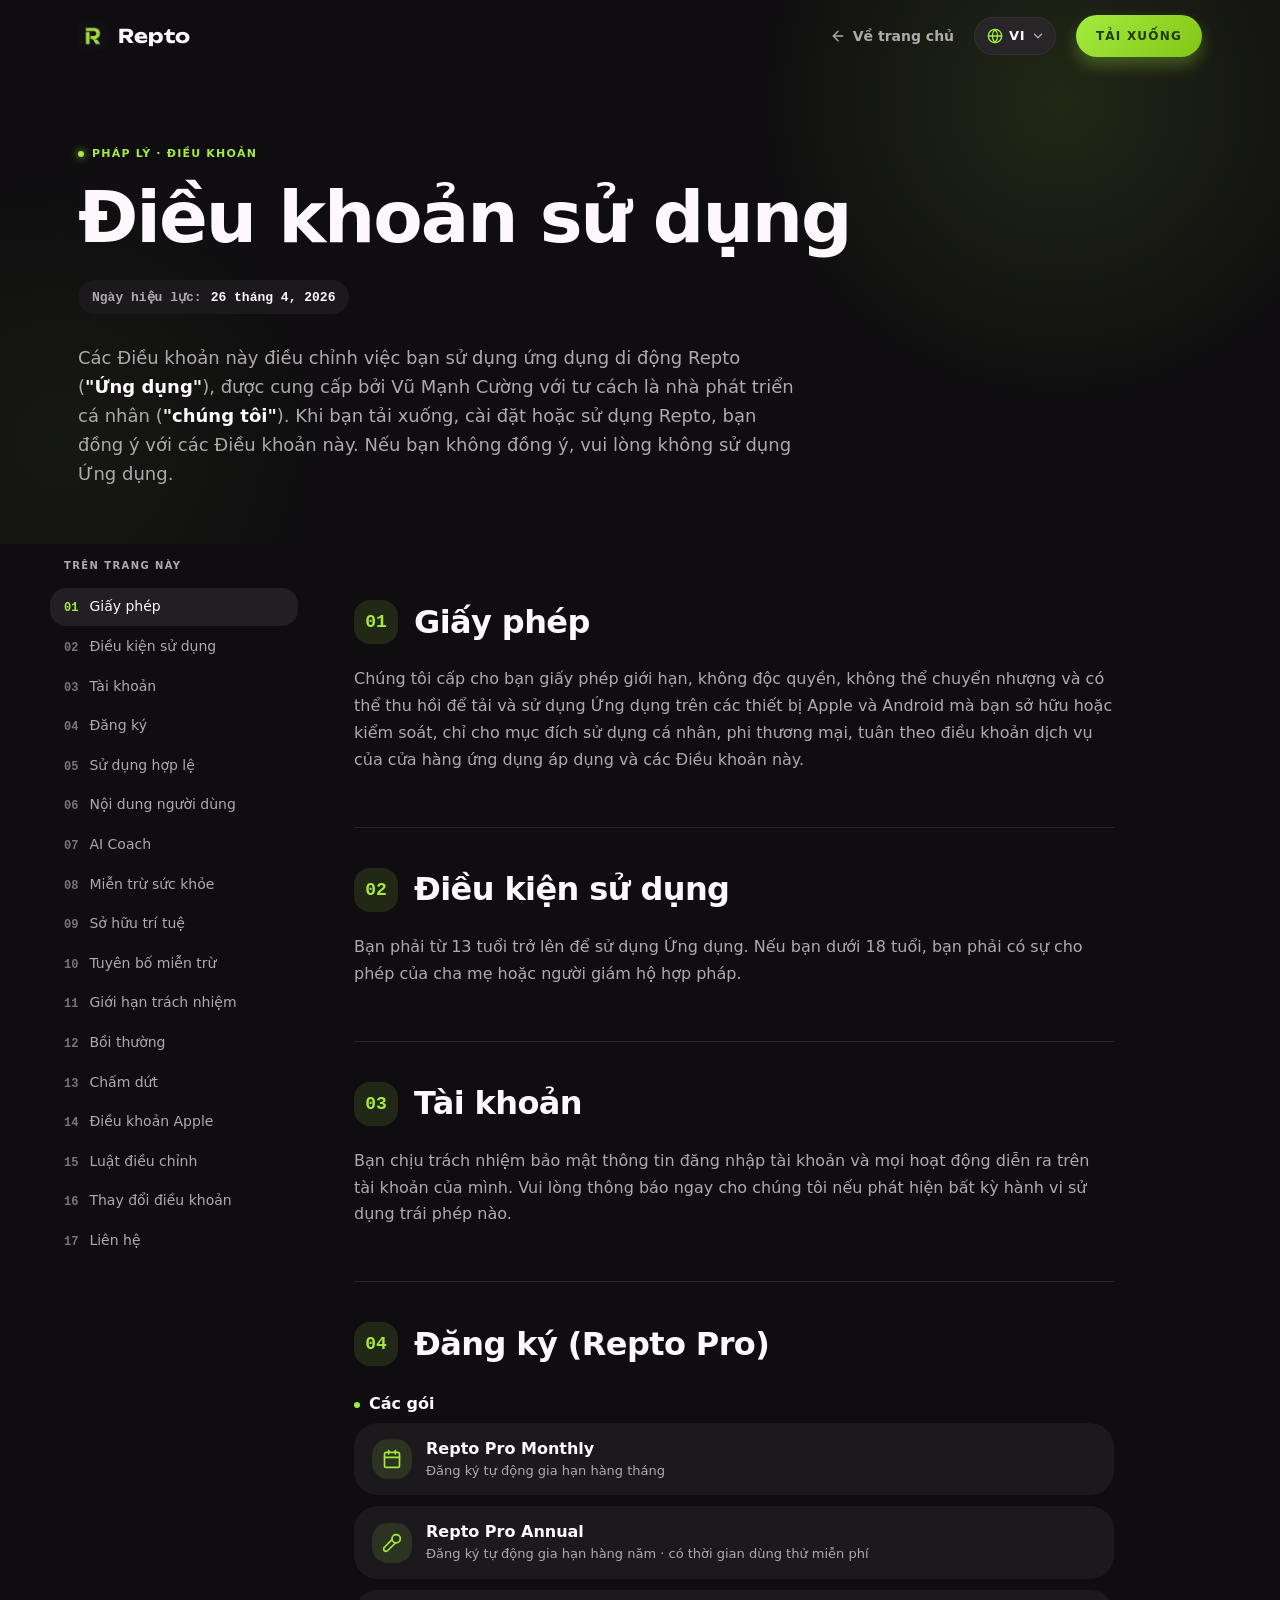
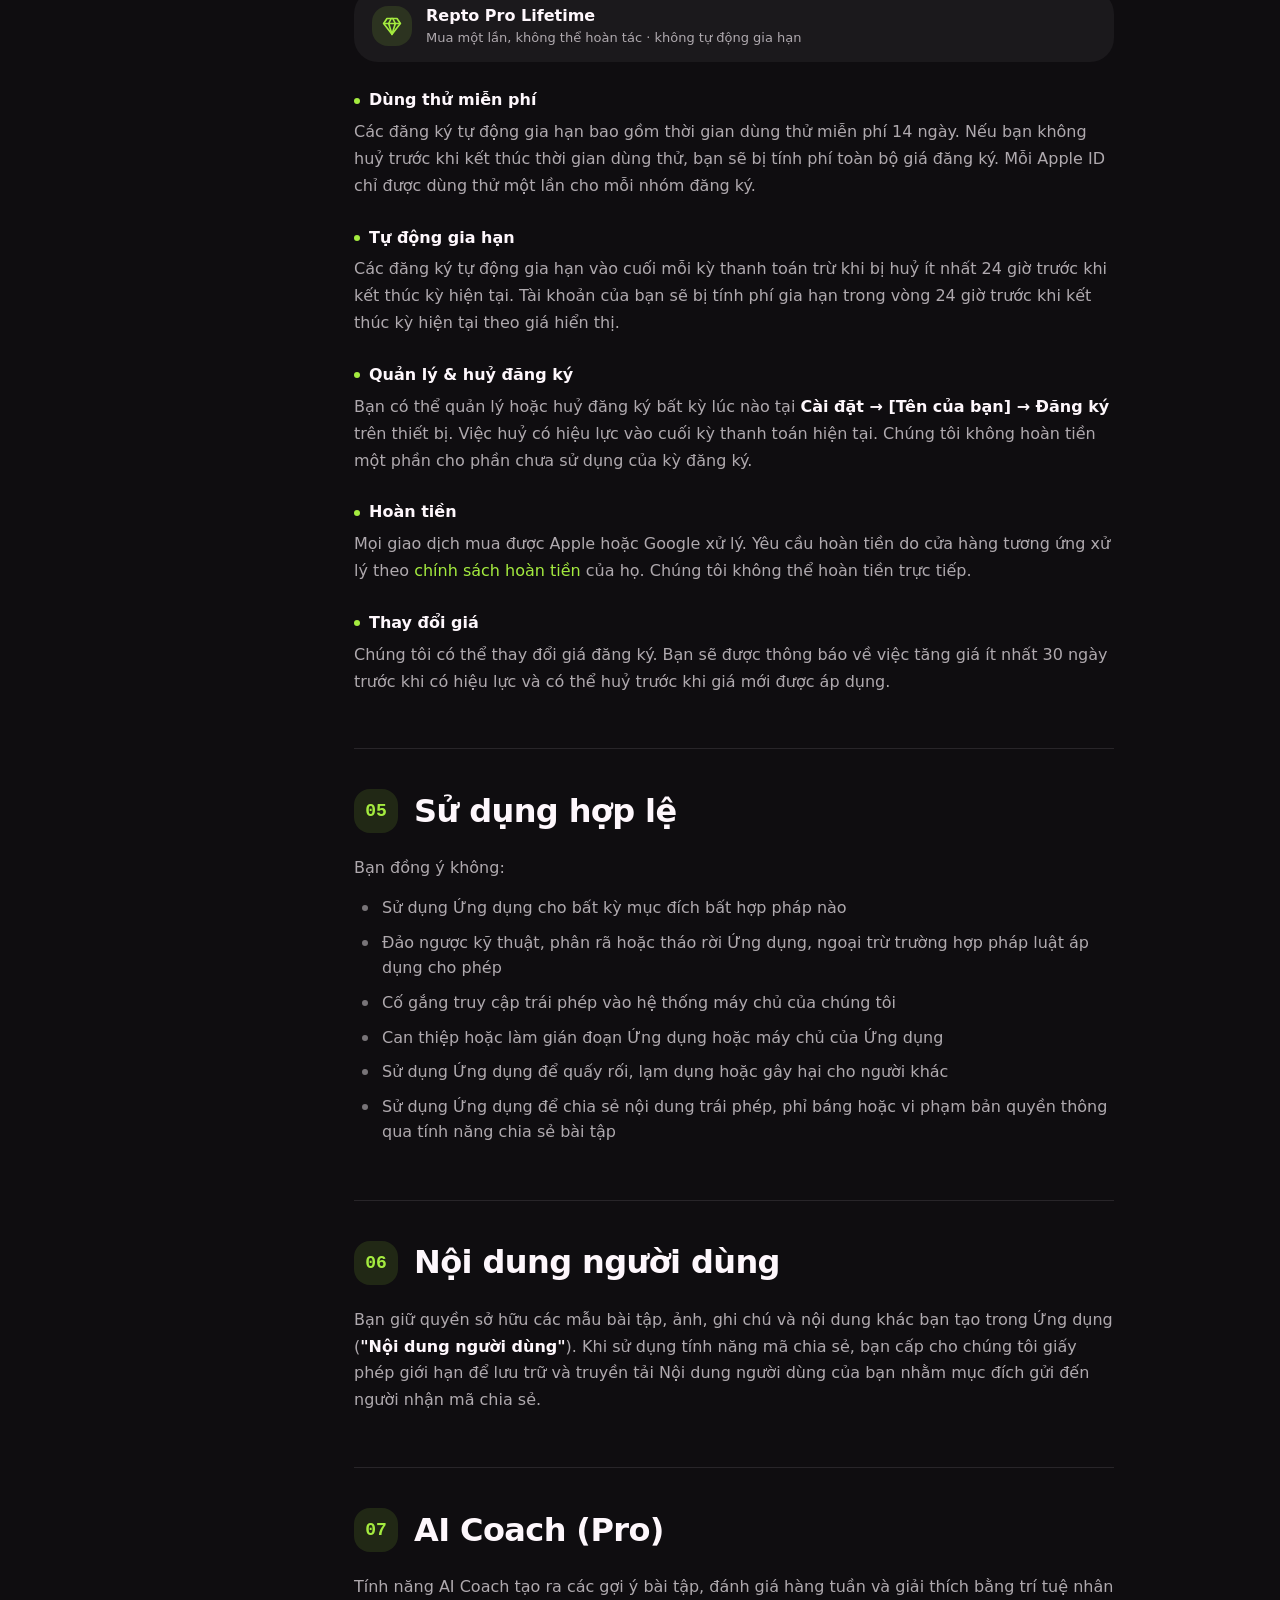
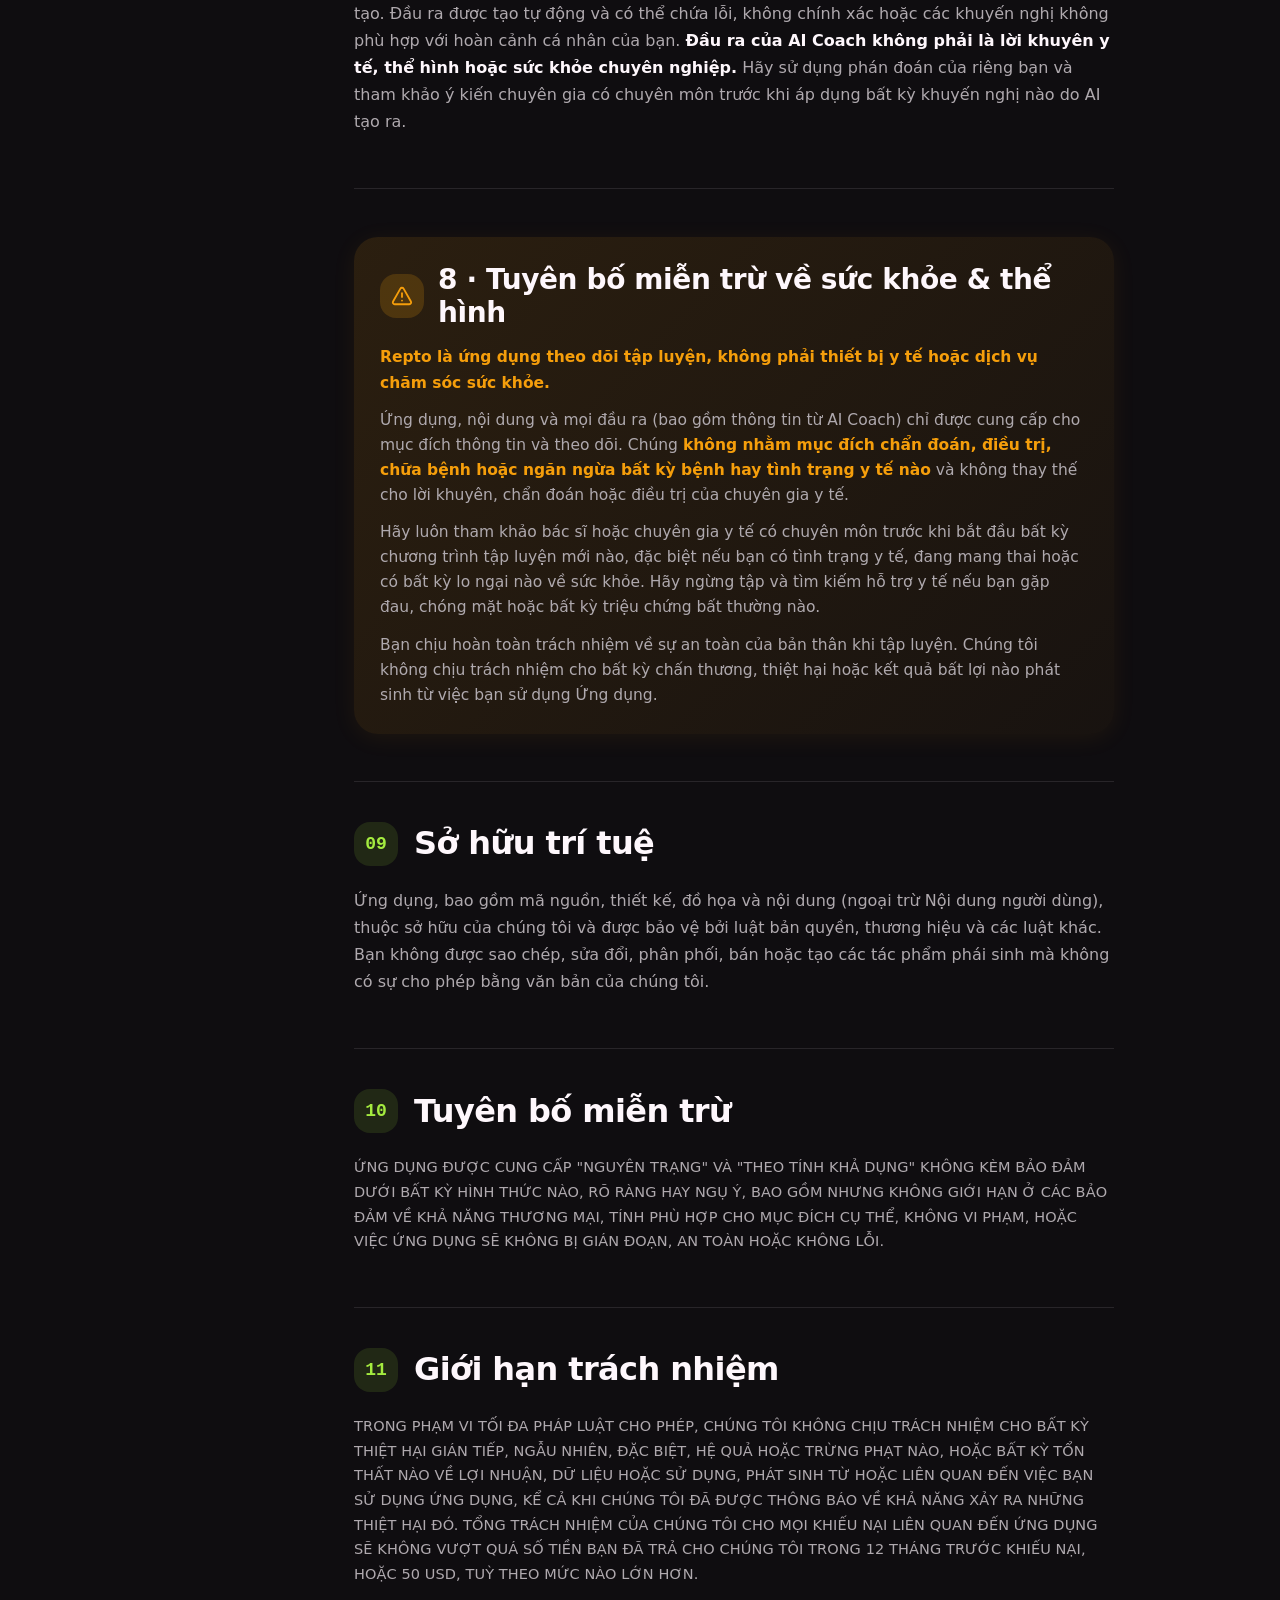
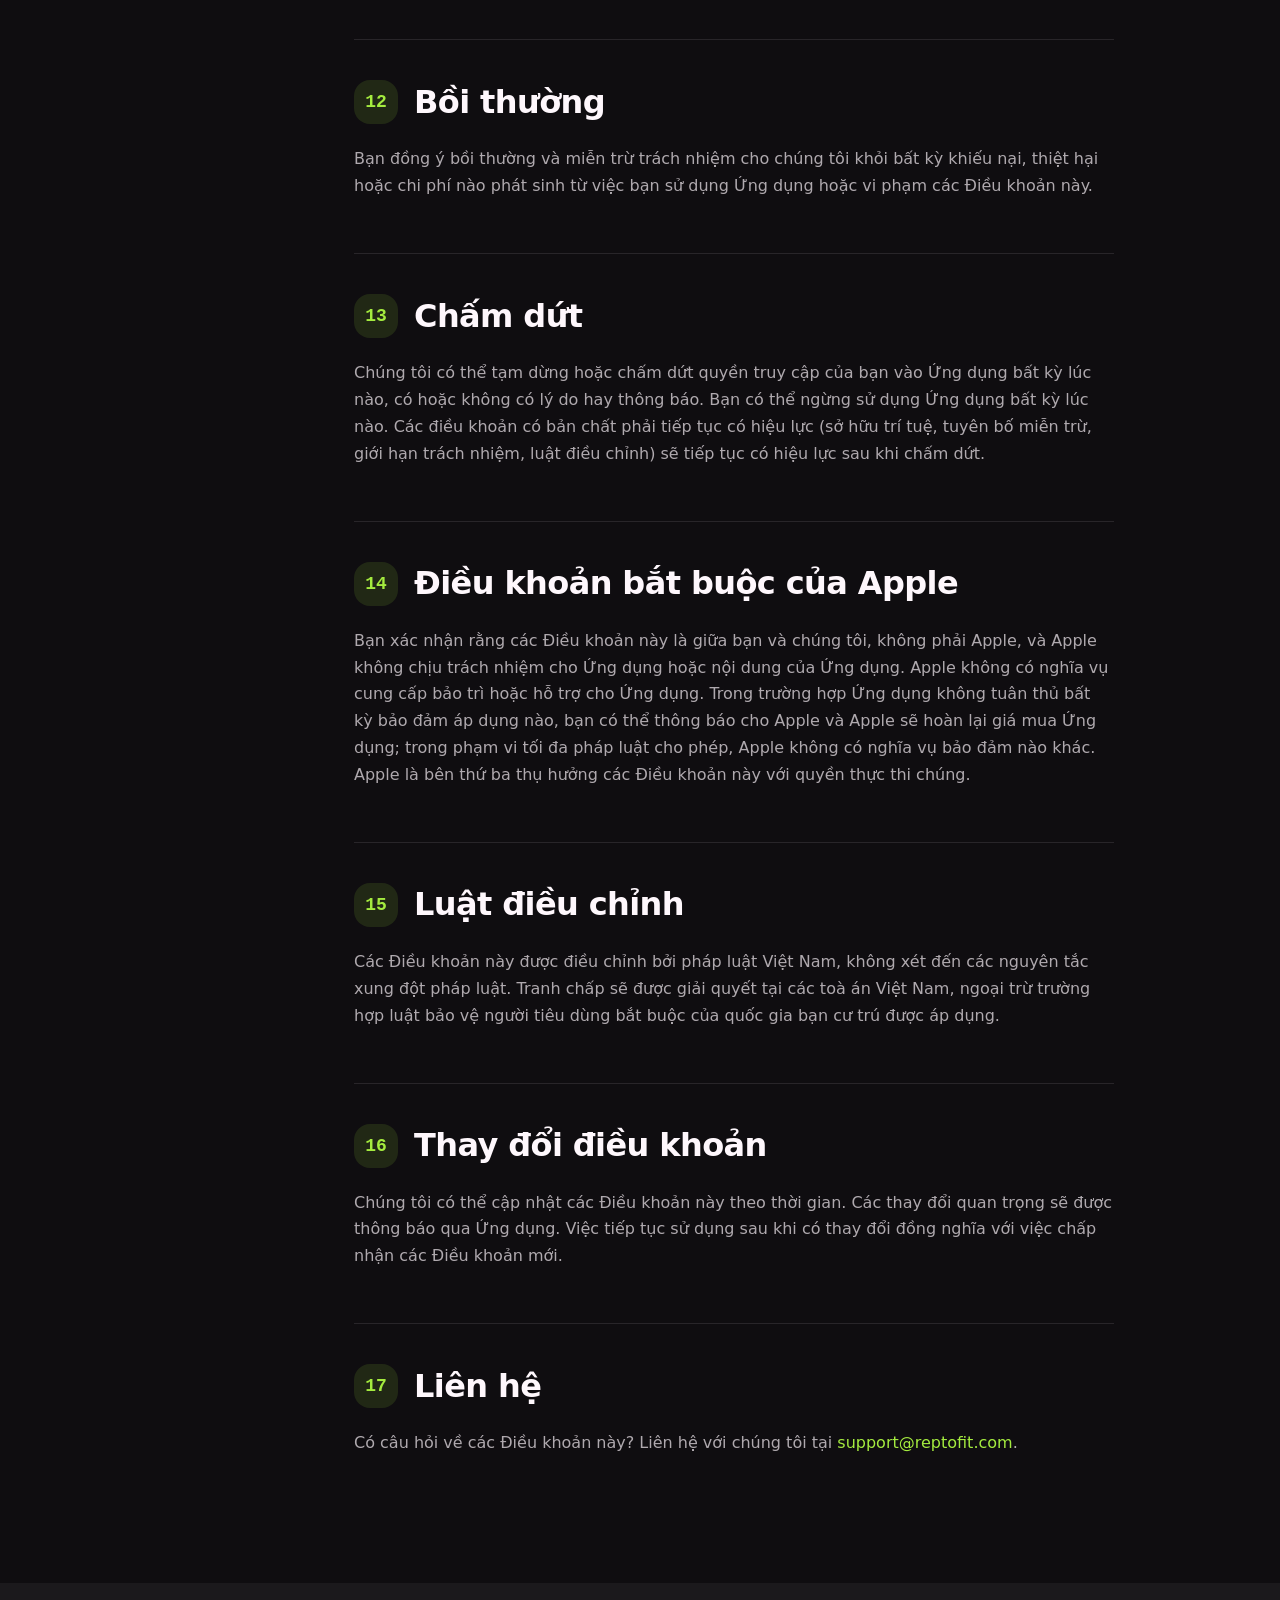
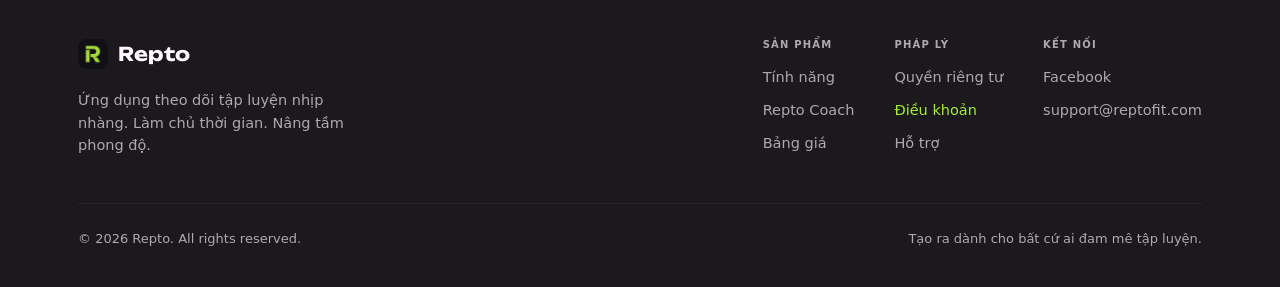
<file: vi/terms.html>
<!DOCTYPE html>
<html lang="vi">
<head>
<meta charset="UTF-8" />
<meta name="viewport" content="width=device-width, initial-scale=1.0" />
<title>Repto — Điều khoản sử dụng</title>
<meta name="description" content="Các điều khoản điều chỉnh việc bạn sử dụng Repto, bao gồm gói đăng ký, sử dụng hợp lệ và tuyên bố miễn trừ về sức khỏe &amp; thể hình." />
<link rel="stylesheet" href="../assets/colors_and_type.css" />
<link rel="stylesheet" href="../assets/lang.css" />
<link rel="manifest" href="../manifest.json" />
<link rel="canonical" href="https://reptofit.com/vi/terms" />
<link rel="alternate" hreflang="en" href="https://reptofit.com/terms" />
<link rel="alternate" hreflang="vi" href="https://reptofit.com/vi/terms" />
<link rel="alternate" hreflang="x-default" href="https://reptofit.com/terms" />
<meta property="og:type" content="website" />
<meta property="og:site_name" content="Repto" />
<meta property="og:url" content="https://reptofit.com/vi/terms" />
<meta property="og:title" content="Repto — Điều khoản sử dụng" />
<meta property="og:image" content="https://reptofit.com/assets/og-share.png?v=2" />
<meta property="og:image:width" content="1200" />
<meta property="og:image:height" content="630" />
<meta property="og:image:alt" content="Repto" />
<meta property="og:locale" content="vi_VN" />
<meta property="og:locale:alternate" content="en_US" />
<script src="../assets/redirect.js"></script>
<style>
  * { box-sizing: border-box; }
  html { scroll-behavior: smooth; scroll-padding-top: 96px; }
  html, body { margin: 0; padding: 0; }
  body {
    background: var(--bg);
    color: var(--text-primary);
    font-family: var(--font-ui);
    -webkit-font-smoothing: antialiased;
    text-rendering: optimizeLegibility;
    overflow-x: hidden;
  }
  a { color: var(--lime); text-decoration: none; }
  a:focus-visible, button:focus-visible {
    outline: 2px solid var(--lime); outline-offset: 3px; border-radius: 6px;
  }
  ::selection { background: rgba(164,235,63,.28); color: var(--text-primary); }

  .wrap { width: 100%; max-width: 1180px; margin: 0 auto; padding: 0 28px; }

  /* ---------- NAV ---------- */
  .nav {
    position: fixed; top: 0; left: 0; right: 0; z-index: 100; height: 72px;
    display: flex; align-items: center;
    transition: background .3s ease, backdrop-filter .3s ease, box-shadow .3s ease;
  }
  .nav.scrolled {
    background: rgba(15,13,16,.72);
    backdrop-filter: blur(18px) saturate(1.4);
    -webkit-backdrop-filter: blur(18px) saturate(1.4);
    box-shadow: 0 1px 0 rgba(255,255,255,.05);
  }
  .nav-inner { display: flex; align-items: center; gap: 20px; width: 100%; }
  .wordmark { display: inline-flex; align-items: center; gap: 10px; }
  .wordmark img { width: 30px; height: 30px; border-radius: 8px; display: block; }
  .wordmark span {
    font-family: var(--font-display); font-weight: 700; font-size: 19px;
    color: var(--text-primary); letter-spacing: .5px;
  }
  .nav-spacer { flex: 1; }
  .nav-back {
    display: inline-flex; align-items: center; gap: 7px; font: var(--section-link);
    font-weight: 600; color: var(--text-secondary); transition: color .2s;
  }
  .nav-back:hover { color: var(--text-primary); }
  .nav-cta {
    display: inline-flex; align-items: center; height: 42px; padding: 0 20px;
    border-radius: var(--radius-full); background: var(--gradient-primary);
    color: var(--lime-soft); font: var(--label); font-size: 12px; font-weight: 800;
    letter-spacing: 1.2px; text-transform: uppercase; box-shadow: var(--glow-lime-cta);
  }

  /* ---------- HEADER ---------- */
  .header { position: relative; overflow: hidden; padding: 142px 0 56px; }
  .header::before {
    content: ""; position: absolute; top: -260px; right: -140px;
    width: 720px; height: 720px; pointer-events: none;
    background: radial-gradient(circle, rgba(164,235,63,.12), transparent 62%);
  }
  .header::after {
    content: ""; position: absolute; top: 120px; left: -260px;
    width: 640px; height: 640px; pointer-events: none;
    background: radial-gradient(circle, rgba(164,235,63,.05), transparent 65%);
  }
  .header-inner { position: relative; z-index: 2; }
  .overline {
    display: inline-flex; align-items: center; gap: 8px;
    font: var(--overline); text-transform: uppercase;
    letter-spacing: var(--tracking-overline); color: var(--lime); font-weight: 700;
  }
  .overline .dot { width: 6px; height: 6px; border-radius: 50%; background: var(--lime); box-shadow: 0 0 8px var(--lime); }
  h1.title {
    font-family: var(--font-ui); font-weight: 900; letter-spacing: -2px;
    font-size: clamp(42px, 6vw, 72px); line-height: 1.02; margin: 20px 0 0;
    color: var(--text-primary);
  }
  .header-meta { display: flex; align-items: center; flex-wrap: wrap; gap: 16px; margin-top: 26px; }
  .eff-date {
    display: inline-flex; align-items: center; gap: 9px;
    font-family: var(--font-mono); font-size: 13px; font-weight: 600;
    color: var(--text-secondary); background: var(--surface);
    padding: 9px 14px; border-radius: var(--radius-full);
  }
  .eff-date b { color: var(--text-primary); }
  .intro {
    font: var(--body); font-size: 18px; line-height: 1.6; color: var(--text-secondary);
    max-width: 720px; margin: 30px 0 0;
  }
  .intro b { color: var(--text-primary); font-weight: 600; }

  /* ---------- LAYOUT ---------- */
  .layout {
    display: grid; grid-template-columns: 248px 1fr; gap: 56px;
    padding: 16px 0 40px; align-items: start;
  }
  .toc { position: sticky; top: 100px; }
  .toc-label {
    font: var(--label); text-transform: uppercase; letter-spacing: 1.4px;
    color: var(--text-secondary); margin: 0 0 16px; padding-left: 14px;
  }
  .toc ol { list-style: none; margin: 0; padding: 0; display: flex; flex-direction: column; gap: 2px; }
  .toc a {
    display: flex; align-items: baseline; gap: 11px; padding: 9px 14px;
    border-radius: var(--radius-md); color: var(--text-secondary);
    font: var(--section-link); font-weight: 500; line-height: 1.3;
    transition: background .2s, color .2s;
  }
  .toc a .num { font-family: var(--font-mono); font-size: 12px; font-weight: 700; color: var(--outline); flex: none; transition: color .2s; }
  .toc a:hover { background: var(--surface); color: var(--text-primary); }
  .toc a.active { background: var(--surface-high); color: var(--text-primary); }
  .toc a.active .num { color: var(--lime); }

  .content { max-width: 760px; min-width: 0; }
  section.sec { scroll-margin-top: 96px; padding: 40px 0; }
  section.sec + section.sec { box-shadow: 0 -1px 0 var(--surface-highest); }
  .sec-head { display: flex; align-items: center; gap: 16px; margin-bottom: 22px; }
  .sec-num {
    flex: none; width: 44px; height: 44px; border-radius: var(--radius-md);
    background: rgba(164,235,63,.12); color: var(--lime);
    display: flex; align-items: center; justify-content: center;
    font-family: var(--font-mono); font-size: 18px; font-weight: 800;
  }
  h2.sec-title {
    font-family: var(--font-ui); font-weight: 800; font-size: clamp(24px, 3vw, 32px);
    letter-spacing: -.6px; line-height: 1.1; margin: 0; color: var(--text-primary);
  }
  h3.sub {
    font: var(--card-title); font-size: 16px; color: var(--text-primary);
    margin: 28px 0 8px; display: flex; align-items: center; gap: 9px;
  }
  h3.sub .tick { width: 6px; height: 6px; border-radius: 50%; background: var(--lime); flex: none; }
  .content p { font: var(--body); font-size: 16px; line-height: 1.68; color: var(--text-secondary); margin: 0 0 14px; }
  .content p b, .content li b { color: var(--text-primary); font-weight: 600; }
  .content ul { margin: 4px 0 16px; padding: 0; list-style: none; display: flex; flex-direction: column; gap: 10px; }
  .content ul li {
    position: relative; padding-left: 28px; font: var(--body); font-size: 16px;
    line-height: 1.55; color: var(--text-secondary);
  }
  .content ul li::before {
    content: ""; position: absolute; left: 8px; top: 9px; width: 6px; height: 6px;
    border-radius: 50%; background: var(--outline);
  }

  /* legalese paragraph — softer, smaller caps text kept readable */
  p.legalese { font-size: 14.5px; line-height: 1.7; color: var(--text-secondary); letter-spacing: .1px; }

  /* plans cards */
  .plans { display: flex; flex-direction: column; gap: 11px; margin: 6px 0 18px; }
  .plan {
    display: flex; align-items: center; gap: 14px; background: var(--surface);
    border-radius: var(--radius-lg); padding: 16px 18px;
  }
  .plan .pico { flex: none; width: 40px; height: 40px; border-radius: var(--radius-md); background: rgba(164,235,63,.12); display: flex; align-items: center; justify-content: center; }
  .plan .pname { font: var(--card-title); font-size: 16px; color: var(--text-primary); }
  .plan .pdesc { font: var(--caption); color: var(--text-secondary); margin-top: 2px; }

  /* health disclaimer — amber callout */
  .disclaimer {
    background: linear-gradient(135deg, rgba(245,158,11,.12), rgba(245,158,11,.04));
    border-radius: var(--radius-lg); padding: 26px; margin: 8px 0;
    box-shadow: 0 4px 24px rgba(245,158,11,.07);
  }
  .disclaimer .dis-head { display: flex; align-items: center; gap: 14px; margin-bottom: 16px; }
  .disclaimer .dis-ico { flex: none; width: 44px; height: 44px; border-radius: var(--radius-md); background: rgba(245,158,11,.18); display: flex; align-items: center; justify-content: center; }
  .disclaimer h2 { font-family: var(--font-ui); font-weight: 800; font-size: clamp(22px,2.6vw,28px); letter-spacing: -.4px; margin: 0; color: var(--text-primary); }
  .disclaimer p { color: var(--text-secondary); font-size: 15.5px; line-height: 1.62; margin: 0 0 12px; }
  .disclaimer p:last-child { margin-bottom: 0; }
  .disclaimer p b { color: var(--amber); font-weight: 700; }

  /* ---------- FOOTER ---------- */
  footer { background: var(--surface); padding: 56px 0 40px; margin-top: 32px; }
  .foot-inner { display: flex; align-items: flex-start; justify-content: space-between; gap: 40px; flex-wrap: wrap; }
  .foot-tag { font: var(--body); font-size: 14.5px; line-height: 1.55; color: var(--text-secondary); max-width: 300px; margin: 16px 0 0; }
  .foot-links { display: flex; gap: 40px; flex-wrap: wrap; }
  .foot-col h4 { font: var(--label); text-transform: uppercase; letter-spacing: 1.2px; color: var(--text-secondary); margin: 0 0 16px; }
  .foot-col ul { list-style: none; margin: 0; padding: 0; display: flex; flex-direction: column; gap: 12px; }
  .foot-col a { font: var(--body); font-size: 14.5px; color: var(--text-secondary); transition: color .2s; }
  .foot-col a:hover { color: var(--text-primary); }
  .foot-col a.cur { color: var(--lime); }
  .foot-bottom { margin-top: 48px; padding-top: 26px; box-shadow: 0 -1px 0 var(--surface-highest); display: flex; align-items: center; justify-content: space-between; flex-wrap: wrap; gap: 12px; font: var(--caption); color: var(--text-secondary); }

  /* ---------- RESPONSIVE ---------- */
  @media (max-width: 900px) {
    .layout { grid-template-columns: 1fr; gap: 8px; }
    .toc { position: static; margin-bottom: 24px; background: var(--surface-low); border-radius: var(--radius-lg); padding: 20px; }
    .toc ol { display: grid; grid-template-columns: 1fr 1fr; gap: 2px; }
    .nav-back span { display: none; }
  }
  @media (max-width: 560px) {
    .toc ol { grid-template-columns: 1fr; }
    .sec-head { gap: 12px; }
    .sec-num { width: 38px; height: 38px; font-size: 16px; }
  }
  @media (prefers-reduced-motion: reduce) { html { scroll-behavior: auto; } }
</style>
</head>
<body>

<nav class="nav" id="nav">
  <div class="wrap nav-inner">
    <a class="wordmark" href="/vi/" aria-label="Repto home">
      <img src="../assets/repto-logo.png" alt="" />
      <span>Repto</span>
    </a>
    <div class="nav-spacer"></div>
    <a class="nav-back" href="/vi/">
      <svg width="16" height="16" viewBox="0 0 24 24" fill="none" stroke="currentColor" stroke-width="2.2" stroke-linecap="round" stroke-linejoin="round"><path d="m12 19-7-7 7-7"/><path d="M19 12H5"/></svg>
      <span>Về trang chủ</span>
    </a>
    <div class="nav-lang" data-lang-switch><noscript><a href="/terms">English</a></noscript></div>
    <a class="nav-cta" href="/vi/#download">Tải xuống</a>
  </div>
</nav>

<header class="header">
  <div class="wrap header-inner">
    <div class="overline"><span class="dot"></span> Pháp lý · Điều khoản</div>
    <h1 class="title">Điều khoản sử dụng</h1>
    <div class="header-meta">
      <span class="eff-date">Ngày hiệu lực: <b>26 tháng 4, 2026</b></span>
    </div>
    <p class="intro">
      Các Điều khoản này điều chỉnh việc bạn sử dụng ứng dụng di động Repto (<b>"Ứng dụng"</b>), được cung cấp bởi Vũ Mạnh Cường với tư cách là nhà phát triển cá nhân (<b>"chúng tôi"</b>). Khi bạn tải xuống, cài đặt hoặc sử dụng Repto, bạn đồng ý với các Điều khoản này. Nếu bạn không đồng ý, vui lòng không sử dụng Ứng dụng.
    </p>
  </div>
</header>

<div class="wrap layout">
  <aside class="toc">
    <p class="toc-label">Trên trang này</p>
    <nav aria-label="Mục lục">
      <ol>
        <li><a href="#license"><span class="num">01</span> Giấy phép</a></li>
        <li><a href="#eligibility"><span class="num">02</span> Điều kiện sử dụng</a></li>
        <li><a href="#account"><span class="num">03</span> Tài khoản</a></li>
        <li><a href="#subscriptions"><span class="num">04</span> Đăng ký</a></li>
        <li><a href="#use"><span class="num">05</span> Sử dụng hợp lệ</a></li>
        <li><a href="#content"><span class="num">06</span> Nội dung người dùng</a></li>
        <li><a href="#ai"><span class="num">07</span> AI Coach</a></li>
        <li><a href="#health"><span class="num">08</span> Miễn trừ sức khỏe</a></li>
        <li><a href="#ip"><span class="num">09</span> Sở hữu trí tuệ</a></li>
        <li><a href="#disclaimers"><span class="num">10</span> Tuyên bố miễn trừ</a></li>
        <li><a href="#liability"><span class="num">11</span> Giới hạn trách nhiệm</a></li>
        <li><a href="#indemnification"><span class="num">12</span> Bồi thường</a></li>
        <li><a href="#termination"><span class="num">13</span> Chấm dứt</a></li>
        <li><a href="#apple"><span class="num">14</span> Điều khoản Apple</a></li>
        <li><a href="#law"><span class="num">15</span> Luật điều chỉnh</a></li>
        <li><a href="#changes"><span class="num">16</span> Thay đổi điều khoản</a></li>
        <li><a href="#contact"><span class="num">17</span> Liên hệ</a></li>
      </ol>
    </nav>
  </aside>

  <article class="content">

    <section class="sec" id="license">
      <div class="sec-head"><span class="sec-num">01</span><h2 class="sec-title">Giấy phép</h2></div>
      <p>Chúng tôi cấp cho bạn giấy phép giới hạn, không độc quyền, không thể chuyển nhượng và có thể thu hồi để tải và sử dụng Ứng dụng trên các thiết bị Apple và Android mà bạn sở hữu hoặc kiểm soát, chỉ cho mục đích sử dụng cá nhân, phi thương mại, tuân theo điều khoản dịch vụ của cửa hàng ứng dụng áp dụng và các Điều khoản này.</p>
    </section>

    <section class="sec" id="eligibility">
      <div class="sec-head"><span class="sec-num">02</span><h2 class="sec-title">Điều kiện sử dụng</h2></div>
      <p>Bạn phải từ 13 tuổi trở lên để sử dụng Ứng dụng. Nếu bạn dưới 18 tuổi, bạn phải có sự cho phép của cha mẹ hoặc người giám hộ hợp pháp.</p>
    </section>

    <section class="sec" id="account">
      <div class="sec-head"><span class="sec-num">03</span><h2 class="sec-title">Tài khoản</h2></div>
      <p>Bạn chịu trách nhiệm bảo mật thông tin đăng nhập tài khoản và mọi hoạt động diễn ra trên tài khoản của mình. Vui lòng thông báo ngay cho chúng tôi nếu phát hiện bất kỳ hành vi sử dụng trái phép nào.</p>
    </section>

    <section class="sec" id="subscriptions">
      <div class="sec-head"><span class="sec-num">04</span><h2 class="sec-title">Đăng ký (Repto Pro)</h2></div>
      <h3 class="sub"><span class="tick"></span> Các gói</h3>
      <div class="plans">
        <div class="plan">
          <span class="pico"><svg width="20" height="20" viewBox="0 0 24 24" fill="none" stroke="var(--lime)" stroke-width="2" stroke-linecap="round" stroke-linejoin="round"><path d="M8 2v4"/><path d="M16 2v4"/><rect width="18" height="18" x="3" y="4" rx="2"/><path d="M3 10h18"/></svg></span>
          <div><div class="pname">Repto Pro Monthly</div><div class="pdesc">Đăng ký tự động gia hạn hàng tháng</div></div>
        </div>
        <div class="plan">
          <span class="pico"><svg width="20" height="20" viewBox="0 0 24 24" fill="none" stroke="var(--lime)" stroke-width="2" stroke-linecap="round" stroke-linejoin="round"><path d="m12 8-9.04 9.06a2.82 2.82 0 1 0 3.98 3.98L16 12"/><circle cx="17" cy="7" r="5"/></svg></span>
          <div><div class="pname">Repto Pro Annual</div><div class="pdesc">Đăng ký tự động gia hạn hàng năm · có thời gian dùng thử miễn phí</div></div>
        </div>
        <div class="plan">
          <span class="pico"><svg width="20" height="20" viewBox="0 0 24 24" fill="none" stroke="var(--lime)" stroke-width="2" stroke-linecap="round" stroke-linejoin="round"><path d="M6 3h12l4 6-10 13L2 9Z"/><path d="M11 3 8 9l4 13 4-13-3-6"/><path d="M2 9h20"/></svg></span>
          <div><div class="pname">Repto Pro Lifetime</div><div class="pdesc">Mua một lần, không thể hoàn tác · không tự động gia hạn</div></div>
        </div>
      </div>
      <h3 class="sub"><span class="tick"></span> Dùng thử miễn phí</h3>
      <p>Các đăng ký tự động gia hạn bao gồm thời gian dùng thử miễn phí 14 ngày. Nếu bạn không huỷ trước khi kết thúc thời gian dùng thử, bạn sẽ bị tính phí toàn bộ giá đăng ký. Mỗi Apple ID chỉ được dùng thử một lần cho mỗi nhóm đăng ký.</p>
      <h3 class="sub"><span class="tick"></span> Tự động gia hạn</h3>
      <p>Các đăng ký tự động gia hạn vào cuối mỗi kỳ thanh toán trừ khi bị huỷ ít nhất 24 giờ trước khi kết thúc kỳ hiện tại. Tài khoản của bạn sẽ bị tính phí gia hạn trong vòng 24 giờ trước khi kết thúc kỳ hiện tại theo giá hiển thị.</p>
      <h3 class="sub"><span class="tick"></span> Quản lý &amp; huỷ đăng ký</h3>
      <p>Bạn có thể quản lý hoặc huỷ đăng ký bất kỳ lúc nào tại <b>Cài đặt → [Tên của bạn] → Đăng ký</b> trên thiết bị. Việc huỷ có hiệu lực vào cuối kỳ thanh toán hiện tại. Chúng tôi không hoàn tiền một phần cho phần chưa sử dụng của kỳ đăng ký.</p>
      <h3 class="sub"><span class="tick"></span> Hoàn tiền</h3>
      <p>Mọi giao dịch mua được Apple hoặc Google xử lý. Yêu cầu hoàn tiền do cửa hàng tương ứng xử lý theo <a href="https://support.apple.com/en-us/HT204084" target="_blank" rel="noopener">chính sách hoàn tiền</a> của họ. Chúng tôi không thể hoàn tiền trực tiếp.</p>
      <h3 class="sub"><span class="tick"></span> Thay đổi giá</h3>
      <p>Chúng tôi có thể thay đổi giá đăng ký. Bạn sẽ được thông báo về việc tăng giá ít nhất 30 ngày trước khi có hiệu lực và có thể huỷ trước khi giá mới được áp dụng.</p>
    </section>

    <section class="sec" id="use">
      <div class="sec-head"><span class="sec-num">05</span><h2 class="sec-title">Sử dụng hợp lệ</h2></div>
      <p>Bạn đồng ý không:</p>
      <ul>
        <li>Sử dụng Ứng dụng cho bất kỳ mục đích bất hợp pháp nào</li>
        <li>Đảo ngược kỹ thuật, phân rã hoặc tháo rời Ứng dụng, ngoại trừ trường hợp pháp luật áp dụng cho phép</li>
        <li>Cố gắng truy cập trái phép vào hệ thống máy chủ của chúng tôi</li>
        <li>Can thiệp hoặc làm gián đoạn Ứng dụng hoặc máy chủ của Ứng dụng</li>
        <li>Sử dụng Ứng dụng để quấy rối, lạm dụng hoặc gây hại cho người khác</li>
        <li>Sử dụng Ứng dụng để chia sẻ nội dung trái phép, phỉ báng hoặc vi phạm bản quyền thông qua tính năng chia sẻ bài tập</li>
      </ul>
    </section>

    <section class="sec" id="content">
      <div class="sec-head"><span class="sec-num">06</span><h2 class="sec-title">Nội dung người dùng</h2></div>
      <p>Bạn giữ quyền sở hữu các mẫu bài tập, ảnh, ghi chú và nội dung khác bạn tạo trong Ứng dụng (<b>"Nội dung người dùng"</b>). Khi sử dụng tính năng mã chia sẻ, bạn cấp cho chúng tôi giấy phép giới hạn để lưu trữ và truyền tải Nội dung người dùng của bạn nhằm mục đích gửi đến người nhận mã chia sẻ.</p>
    </section>

    <section class="sec" id="ai">
      <div class="sec-head"><span class="sec-num">07</span><h2 class="sec-title">AI Coach (Pro)</h2></div>
      <p>Tính năng AI Coach tạo ra các gợi ý bài tập, đánh giá hàng tuần và giải thích bằng trí tuệ nhân tạo. Đầu ra được tạo tự động và có thể chứa lỗi, không chính xác hoặc các khuyến nghị không phù hợp với hoàn cảnh cá nhân của bạn. <b>Đầu ra của AI Coach không phải là lời khuyên y tế, thể hình hoặc sức khỏe chuyên nghiệp.</b> Hãy sử dụng phán đoán của riêng bạn và tham khảo ý kiến chuyên gia có chuyên môn trước khi áp dụng bất kỳ khuyến nghị nào do AI tạo ra.</p>
    </section>

    <section class="sec" id="health">
      <div class="disclaimer">
        <div class="dis-head">
          <span class="dis-ico"><svg width="22" height="22" viewBox="0 0 24 24" fill="none" stroke="var(--amber)" stroke-width="2" stroke-linecap="round" stroke-linejoin="round"><path d="m21.73 18-8-14a2 2 0 0 0-3.48 0l-8 14A2 2 0 0 0 4 21h16a2 2 0 0 0 1.73-3Z"/><path d="M12 9v4"/><path d="M12 17h.01"/></svg></span>
          <h2>8 · Tuyên bố miễn trừ về sức khỏe &amp; thể hình</h2>
        </div>
        <p><b>Repto là ứng dụng theo dõi tập luyện, không phải thiết bị y tế hoặc dịch vụ chăm sóc sức khỏe.</b></p>
        <p>Ứng dụng, nội dung và mọi đầu ra (bao gồm thông tin từ AI Coach) chỉ được cung cấp cho mục đích thông tin và theo dõi. Chúng <b>không nhằm mục đích chẩn đoán, điều trị, chữa bệnh hoặc ngăn ngừa bất kỳ bệnh hay tình trạng y tế nào</b> và không thay thế cho lời khuyên, chẩn đoán hoặc điều trị của chuyên gia y tế.</p>
        <p>Hãy luôn tham khảo bác sĩ hoặc chuyên gia y tế có chuyên môn trước khi bắt đầu bất kỳ chương trình tập luyện mới nào, đặc biệt nếu bạn có tình trạng y tế, đang mang thai hoặc có bất kỳ lo ngại nào về sức khỏe. Hãy ngừng tập và tìm kiếm hỗ trợ y tế nếu bạn gặp đau, chóng mặt hoặc bất kỳ triệu chứng bất thường nào.</p>
        <p>Bạn chịu hoàn toàn trách nhiệm về sự an toàn của bản thân khi tập luyện. Chúng tôi không chịu trách nhiệm cho bất kỳ chấn thương, thiệt hại hoặc kết quả bất lợi nào phát sinh từ việc bạn sử dụng Ứng dụng.</p>
      </div>
    </section>

    <section class="sec" id="ip">
      <div class="sec-head"><span class="sec-num">09</span><h2 class="sec-title">Sở hữu trí tuệ</h2></div>
      <p>Ứng dụng, bao gồm mã nguồn, thiết kế, đồ họa và nội dung (ngoại trừ Nội dung người dùng), thuộc sở hữu của chúng tôi và được bảo vệ bởi luật bản quyền, thương hiệu và các luật khác. Bạn không được sao chép, sửa đổi, phân phối, bán hoặc tạo các tác phẩm phái sinh mà không có sự cho phép bằng văn bản của chúng tôi.</p>
    </section>

    <section class="sec" id="disclaimers">
      <div class="sec-head"><span class="sec-num">10</span><h2 class="sec-title">Tuyên bố miễn trừ</h2></div>
      <p class="legalese">ỨNG DỤNG ĐƯỢC CUNG CẤP "NGUYÊN TRẠNG" VÀ "THEO TÍNH KHẢ DỤNG" KHÔNG KÈM BẢO ĐẢM DƯỚI BẤT KỲ HÌNH THỨC NÀO, RÕ RÀNG HAY NGỤ Ý, BAO GỒM NHƯNG KHÔNG GIỚI HẠN Ở CÁC BẢO ĐẢM VỀ KHẢ NĂNG THƯƠNG MẠI, TÍNH PHÙ HỢP CHO MỤC ĐÍCH CỤ THỂ, KHÔNG VI PHẠM, HOẶC VIỆC ỨNG DỤNG SẼ KHÔNG BỊ GIÁN ĐOẠN, AN TOÀN HOẶC KHÔNG LỖI.</p>
    </section>

    <section class="sec" id="liability">
      <div class="sec-head"><span class="sec-num">11</span><h2 class="sec-title">Giới hạn trách nhiệm</h2></div>
      <p class="legalese">TRONG PHẠM VI TỐI ĐA PHÁP LUẬT CHO PHÉP, CHÚNG TÔI KHÔNG CHỊU TRÁCH NHIỆM CHO BẤT KỲ THIỆT HẠI GIÁN TIẾP, NGẪU NHIÊN, ĐẶC BIỆT, HỆ QUẢ HOẶC TRỪNG PHẠT NÀO, HOẶC BẤT KỲ TỔN THẤT NÀO VỀ LỢI NHUẬN, DỮ LIỆU HOẶC SỬ DỤNG, PHÁT SINH TỪ HOẶC LIÊN QUAN ĐẾN VIỆC BẠN SỬ DỤNG ỨNG DỤNG, KỂ CẢ KHI CHÚNG TÔI ĐÃ ĐƯỢC THÔNG BÁO VỀ KHẢ NĂNG XẢY RA NHỮNG THIỆT HẠI ĐÓ. TỔNG TRÁCH NHIỆM CỦA CHÚNG TÔI CHO MỌI KHIẾU NẠI LIÊN QUAN ĐẾN ỨNG DỤNG SẼ KHÔNG VƯỢT QUÁ SỐ TIỀN BẠN ĐÃ TRẢ CHO CHÚNG TÔI TRONG 12 THÁNG TRƯỚC KHIẾU NẠI, HOẶC 50 USD, TUỲ THEO MỨC NÀO LỚN HƠN.</p>
    </section>

    <section class="sec" id="indemnification">
      <div class="sec-head"><span class="sec-num">12</span><h2 class="sec-title">Bồi thường</h2></div>
      <p>Bạn đồng ý bồi thường và miễn trừ trách nhiệm cho chúng tôi khỏi bất kỳ khiếu nại, thiệt hại hoặc chi phí nào phát sinh từ việc bạn sử dụng Ứng dụng hoặc vi phạm các Điều khoản này.</p>
    </section>

    <section class="sec" id="termination">
      <div class="sec-head"><span class="sec-num">13</span><h2 class="sec-title">Chấm dứt</h2></div>
      <p>Chúng tôi có thể tạm dừng hoặc chấm dứt quyền truy cập của bạn vào Ứng dụng bất kỳ lúc nào, có hoặc không có lý do hay thông báo. Bạn có thể ngừng sử dụng Ứng dụng bất kỳ lúc nào. Các điều khoản có bản chất phải tiếp tục có hiệu lực (sở hữu trí tuệ, tuyên bố miễn trừ, giới hạn trách nhiệm, luật điều chỉnh) sẽ tiếp tục có hiệu lực sau khi chấm dứt.</p>
    </section>

    <section class="sec" id="apple">
      <div class="sec-head"><span class="sec-num">14</span><h2 class="sec-title">Điều khoản bắt buộc của Apple</h2></div>
      <p>Bạn xác nhận rằng các Điều khoản này là giữa bạn và chúng tôi, không phải Apple, và Apple không chịu trách nhiệm cho Ứng dụng hoặc nội dung của Ứng dụng. Apple không có nghĩa vụ cung cấp bảo trì hoặc hỗ trợ cho Ứng dụng. Trong trường hợp Ứng dụng không tuân thủ bất kỳ bảo đảm áp dụng nào, bạn có thể thông báo cho Apple và Apple sẽ hoàn lại giá mua Ứng dụng; trong phạm vi tối đa pháp luật cho phép, Apple không có nghĩa vụ bảo đảm nào khác. Apple là bên thứ ba thụ hưởng các Điều khoản này với quyền thực thi chúng.</p>
    </section>

    <section class="sec" id="law">
      <div class="sec-head"><span class="sec-num">15</span><h2 class="sec-title">Luật điều chỉnh</h2></div>
      <p>Các Điều khoản này được điều chỉnh bởi pháp luật Việt Nam, không xét đến các nguyên tắc xung đột pháp luật. Tranh chấp sẽ được giải quyết tại các toà án Việt Nam, ngoại trừ trường hợp luật bảo vệ người tiêu dùng bắt buộc của quốc gia bạn cư trú được áp dụng.</p>
    </section>

    <section class="sec" id="changes">
      <div class="sec-head"><span class="sec-num">16</span><h2 class="sec-title">Thay đổi điều khoản</h2></div>
      <p>Chúng tôi có thể cập nhật các Điều khoản này theo thời gian. Các thay đổi quan trọng sẽ được thông báo qua Ứng dụng. Việc tiếp tục sử dụng sau khi có thay đổi đồng nghĩa với việc chấp nhận các Điều khoản mới.</p>
    </section>

    <section class="sec" id="contact">
      <div class="sec-head"><span class="sec-num">17</span><h2 class="sec-title">Liên hệ</h2></div>
      <p>Có câu hỏi về các Điều khoản này? Liên hệ với chúng tôi tại <a href="mailto:support@reptofit.com">support@reptofit.com</a>.</p>
    </section>

  </article>
</div>

<footer>
  <div class="wrap">
    <div class="foot-inner">
      <div>
        <a class="wordmark" href="/vi/"><img src="../assets/repto-logo.png" alt="" /><span>Repto</span></a>
        <p class="foot-tag">Ứng dụng theo dõi tập luyện nhịp nhàng. Làm chủ thời gian. Nâng tầm phong độ.</p>
      </div>
      <div class="foot-links">
        <div class="foot-col">
          <h4>Sản phẩm</h4>
          <ul>
            <li><a href="/vi/#features">Tính năng</a></li>
            <li><a href="/vi/#coach">Repto Coach</a></li>
            <li><a href="/vi/#pricing">Bảng giá</a></li>
          </ul>
        </div>
        <div class="foot-col">
          <h4>Pháp lý</h4>
          <ul>
            <li><a href="/vi/privacy">Quyền riêng tư</a></li>
            <li><a class="cur" href="/vi/terms">Điều khoản</a></li>
            <li><a href="/vi/support">Hỗ trợ</a></li>
          </ul>
        </div>
        <div class="foot-col">
          <h4>Kết nối</h4>
          <ul>
            <li><a href="https://www.facebook.com/reptoapp/" target="_blank" rel="noopener">Facebook</a></li>
            <li><a href="mailto:support@reptofit.com">support@reptofit.com</a></li>
          </ul>
        </div>
      </div>
    </div>
    <div class="foot-bottom">
      <span>© 2026 Repto. All rights reserved.</span>
      <span>Tạo ra dành cho bất cứ ai đam mê tập luyện.</span>
    </div>
  </div>
</footer>

<script>
(function () {
  var nav = document.getElementById('nav');
  var links = Array.prototype.slice.call(document.querySelectorAll('.toc a'));
  var secs = links.map(function (a) { return document.querySelector(a.getAttribute('href')); });
  function spy() {
    var line = 140, idx = 0;
    for (var i = 0; i < secs.length; i++) {
      if (secs[i] && secs[i].getBoundingClientRect().top <= line) idx = i;
    }
    links.forEach(function (a, i) { a.classList.toggle('active', i === idx); });
  }
  var onScroll = function () {
    if (window.scrollY > 24) nav.classList.add('scrolled'); else nav.classList.remove('scrolled');
    spy();
  };
  window.addEventListener('scroll', onScroll, { passive: true });
  onScroll();
})();
</script>

<script src="../assets/lang.js" defer></script>
</body>
</html>
</file>
<file: assets/colors_and_type.css>
/* ============================================================
   REPTO DESIGN SYSTEM — Colors & Type
   "Dark Editorial Tech" — Material Design 3 tonal surface model
   Source of truth: ios/Repto/DesignSystem/{Theme,DarkFitnessTheme}.swift
                    + ios/Repto/DesignSystem/Generated/Tokens.swift
   ============================================================ */

/* ---- Fonts ----
   UI text: SF Pro on device. On web we fall back to the system stack,
   which renders SF Pro on Apple platforms. (The codebase notes Inter ≈ SF Pro
   as the nearest non-Apple match.)
   Mono: SF Mono on device → ui-monospace system stack on web.
   Display/brand wordmark: Unbounded (bundled in the app; Google Fonts).        */

@font-face {
  font-family: "Unbounded";
  src: url("fonts/Unbounded-Regular.ttf") format("truetype");
  font-weight: 400;
  font-display: swap;
}
@font-face {
  font-family: "Unbounded";
  src: url("fonts/Unbounded-Medium.ttf") format("truetype");
  font-weight: 500;
  font-display: swap;
}
@font-face {
  font-family: "Unbounded";
  src: url("fonts/Unbounded-SemiBold.ttf") format("truetype");
  font-weight: 600;
  font-display: swap;
}
@font-face {
  font-family: "Unbounded";
  src: url("fonts/Unbounded-Bold.ttf") format("truetype");
  font-weight: 700;
  font-display: swap;
}
@font-face {
  font-family: "Unbounded";
  src: url("fonts/Unbounded-Black.ttf") format("truetype");
  font-weight: 900;
  font-display: swap;
}

:root {
  /* ---------- FONT FAMILIES ---------- */
  --font-ui: -apple-system, BlinkMacSystemFont, "SF Pro Text", "SF Pro Display",
             "Inter", "Segoe UI", system-ui, sans-serif;
  --font-mono: ui-monospace, "SF Mono", "SFMono-Regular", "Menlo",
               "JetBrains Mono", monospace;
  --font-display: "Unbounded", var(--font-ui);

  /* ============================================================
     COLOR TOKENS — DARK (default theme; app is dark-first)
     ============================================================ */

  /* Backgrounds & surface tiers (tonal layering, NO borders) */
  --bg: #0F0D10;                       /* app background / "fitnessBlack" */
  --surface-low: #151316;              /* surfaceContainerLow */
  --surface: #1B191C;                  /* surfaceContainer — default card fill */
  --surface-high: #211F23;             /* surfaceContainerHigh */
  --surface-highest: #282529;          /* surfaceContainerHighest — chips, pills */
  --surface-bright: #2E2B30;           /* surfaceBright — raised / ghost btn */

  /* Primary accent — Repto Lime */
  --lime: #A4EB3F;                     /* primaryDefault — the brand accent */
  --lime-container: #82C614;           /* primaryContainer — gradient end, deep */
  --lime-dim: #97DD31;                 /* primaryDim — pressed / hover-dim */
  --lime-soft: #223900;               /* primarySoft — text/icon ON lime button */

  /* Text */
  --text-primary: #FEF7FC;             /* near-white, slightly warm */
  --text-secondary: #AFA9AE;           /* muted gray-mauve */
  --text-on-primary: #345400;          /* dark olive — text on lime fills */

  /* Strokes & outlines (used sparingly — see No-Line Rule) */
  --stroke: rgba(255, 255, 255, 0.05); /* hairline on dark */
  --outline: #787478;                  /* static outline */
  --outline-variant: #4A474A;          /* subtle dividers */

  /* Semantic accents — intentionally OUTSIDE the lime palette */
  --error: #FF7351;                    /* errorDefault (warm coral-red) */
  --error-dim: #D53D18;
  --amber: #F59E0B;                    /* rest-timer "last 3s" warm warning */
  --health-red: #FF2D55;               /* Apple Health integration */
  --chart-cyan: #4DD0E1;               /* secondary chart series */

  /* Muscle-group tile tints (dark, sit on --bg) */
  --muscle-chest:      #3D2020;
  --muscle-back:       #1E2D3D;
  --muscle-shoulders:  #2D1E3D;
  --muscle-biceps:     #1E3D35;
  --muscle-triceps:    #1E3530;
  --muscle-quads:      #1E3D20;
  --muscle-hamstrings: #253D1E;
  --muscle-glutes:     #3D1E2D;
  --muscle-calves:     #1E3D28;
  --muscle-core:       #2D3D1E;
  --muscle-cardio:     #3D2A1E;

  /* Gradients & glows */
  --gradient-primary: linear-gradient(135deg, #A4EB3F 0%, #82C614 100%);
  --glow-lime-fab: 0 0 24px rgba(164, 235, 63, 0.40);   /* FAB ambient glow */
  --glow-lime-cta: 0 8px 16px rgba(164, 235, 63, 0.30); /* primary CTA shadow */
  --glow-lime-soft: 0 4px 24px rgba(164, 235, 63, 0.08);

  /* ============================================================
     SPACING — 4px base unit
     ============================================================ */
  --space-xs: 4px;
  --space-sm: 8px;
  --space-md: 12px;
  --space-base: 16px;
  --space-lg: 20px;
  --space-xl: 24px;
  --space-2xl: 32px;
  --space-3xl: 48px;

  /* ============================================================
     CORNER RADIUS
     ============================================================ */
  --radius-sm: 8px;     /* small interactive elements */
  --radius-chip: 10px;  /* chips (also: capsule via --radius-full) */
  --radius-md: 16px;    /* buttons, inputs */
  --radius-lg: 24px;    /* cards, hero containers */
  --radius-sheet: 28px; /* bottom sheets, modals */
  --radius-full: 9999px;/* capsules, pills, FAB */

  /* ============================================================
     SEMANTIC TYPE TOKENS  (size / weight / tracking)
     Names mirror AppFont.* in Theme.swift
     ============================================================ */
  /* Display & headlines (SF Pro, system weights) */
  --display: 900 56px/1.05 var(--font-ui);        /* hero milestone stats */
  --hero-title: 700 32px/1.1 var(--font-ui);      /* onboarding hero */
  --page-title: 700 28px/1.15 var(--font-ui);     /* screen titles */
  --section-title: 700 18px/1.25 var(--font-ui);  /* section headers */
  --card-title: 600 16px/1.3 var(--font-ui);      /* card / exercise name */
  --body: 400 15px/1.45 var(--font-ui);           /* body copy */
  --section-link: 500 14px/1.3 var(--font-ui);    /* inline links */
  --caption: 500 13px/1.35 var(--font-ui);        /* captions, metadata */
  --meta: 500 12px/1.3 var(--font-ui);            /* exercise meta */
  --overline: 600 11px/1.2 var(--font-ui);        /* stat labels (UPPERCASE) */
  --label: 700 10px/1.2 var(--font-ui);           /* all-caps sporty labels */
  --tab-label: 500 10px/1.1 var(--font-ui);       /* tab bar labels */

  /* Mono / numeric (SF Mono) */
  --timer-display: 900 64px/1 var(--font-mono);   /* countdown timer */
  --stat-value: 700 22px/1.1 var(--font-mono);    /* stat values */
  --numeric-input: 600 18px/1.2 var(--font-mono); /* weight/reps inputs */
  --set-number: 700 15px/1.2 var(--font-mono);    /* set numbers */

  /* Brand wordmark */
  --splash-title: 700 44px/1 var(--font-display);

  /* Common letter-spacing values for all-caps sporty labels */
  --tracking-label: 1.5px;   /* primary CTA */
  --tracking-overline: 1.2px;
  --tracking-chip: 0.5px;
}

/* ============================================================
   LIGHT THEME — apply via [data-theme="light"] on a wrapper / :root
   Values from reptoAdaptiveColor(... light:) in Tokens.swift
   ============================================================ */
[data-theme="light"] {
  --bg: #F3F3F7;
  --surface-low: #EDEDF1;
  --surface: #FFFFFF;
  --surface-high: #F8F8FC;
  --surface-highest: #E8E7EB;
  --surface-bright: #DFDEE3;

  --lime: #5FA000;
  --lime-container: #4D8500;
  --lime-dim: #6BB200;
  --lime-soft: #E6F8C8;

  --text-primary: #1C1B1F;
  --text-secondary: #79767D;
  --text-on-primary: #FFFFFF;

  --stroke: rgba(0, 0, 0, 0.05);
  --outline: #787478;
  --outline-variant: #C9C5CA;

  --error: #D93616;
  --error-dim: #FF7351;
  --amber: #C97A00;
  --health-red: #CC1438;
  --chart-cyan: #00838F;
}

/* ============================================================
   SEMANTIC HELPER CLASSES (optional convenience)
   ============================================================ */
.repto-display      { font: var(--display);        color: var(--text-primary); }
.repto-hero-title   { font: var(--hero-title);      color: var(--text-primary); }
.repto-page-title   { font: var(--page-title);      color: var(--text-primary); }
.repto-section-title{ font: var(--section-title);   color: var(--text-primary); }
.repto-card-title   { font: var(--card-title);      color: var(--text-primary); }
.repto-body         { font: var(--body);            color: var(--text-primary); }
.repto-caption      { font: var(--caption);         color: var(--text-secondary); }
.repto-overline {
  font: var(--overline);
  letter-spacing: var(--tracking-overline);
  text-transform: uppercase;
  color: var(--text-secondary);
}
.repto-label {
  font: var(--label);
  letter-spacing: var(--tracking-label);
  text-transform: uppercase;
}
.repto-timer    { font: var(--timer-display); color: var(--text-primary); font-variant-numeric: tabular-nums; }
.repto-stat     { font: var(--stat-value);    color: var(--text-primary); font-variant-numeric: tabular-nums; }
.repto-wordmark { font: var(--splash-title);  color: var(--text-primary); letter-spacing: 1px; }
</file>
<file: assets/styles.css>
/* ============================================================
   REPTO LANDING v2 — page styles (plain CSS, class-based)
   Design tokens (colors, type, radius, glow) come from colors_and_type.css.
   Ported from the "Repto Landing v2" Claude Design file.
   ============================================================ */

/* ---------- base / reset ---------- */
* { box-sizing: border-box; }
html { scroll-behavior: smooth; scroll-padding-top: 76px; }
html, body { margin: 0; padding: 0; }
body {
  background: var(--bg);
  color: var(--text-primary);
  font-family: var(--font-ui);
  -webkit-font-smoothing: antialiased;
  text-rendering: optimizeLegibility;
  overflow-x: hidden;
}
img { max-width: 100%; }
a { color: var(--lime); text-decoration: none; -webkit-tap-highlight-color: transparent; }
a:focus-visible, button:focus-visible { outline: 2px solid var(--lime); outline-offset: 3px; border-radius: 6px; }
.container { width: 100%; max-width: 1180px; margin: 0 auto; padding: 0 28px; }
.mono { font-family: var(--font-mono); }
.lime { color: var(--lime); }
.muted { color: var(--text-secondary); }

@media (prefers-reduced-motion: reduce) { html { scroll-behavior: auto; } }

/* ---------- page wrapper + ambient glows ---------- */
.page { position: relative; overflow-x: clip; }
.glow { position: absolute; border-radius: 50%; pointer-events: none; }
.glow--a { top: -260px; right: -200px; width: 820px; height: 820px; background: radial-gradient(circle, rgba(164,235,63,.16) 0%, rgba(164,235,63,0) 65%); }
.glow--b { top: 1400px; left: -320px; width: 760px; height: 760px; background: radial-gradient(circle, rgba(164,235,63,.06) 0%, rgba(164,235,63,0) 65%); }

/* ============================================================ NAV */
.nav { position: sticky; top: 0; z-index: 100; background: rgba(15,13,16,.6); backdrop-filter: blur(20px); -webkit-backdrop-filter: blur(20px); border-bottom: .5px solid var(--stroke); }
.nav__inner { max-width: 1200px; margin: 0 auto; padding: 14px 24px; display: flex; align-items: center; gap: 24px; }
.brand { display: flex; align-items: center; gap: 10px; flex: none; }
.brand__icon { width: 34px; height: 34px; border-radius: 9px; box-shadow: 0 0 16px rgba(164,235,63,.3); display: block; }
.brand__word { height: 38px; width: auto; margin: 0 -10px; display: block; }
.nav__links { display: flex; gap: 24px; flex: 1; justify-content: center; flex-wrap: wrap; min-width: 0; }
.nav__links a { font: var(--section-link); color: var(--text-secondary); transition: color .2s; }
.nav__links a:hover { color: var(--text-primary); }
.nav__lang { display: inline-flex; flex: none; }
.nav__cta { height: 40px; padding: 0 20px; white-space: nowrap; flex: none; display: flex; align-items: center; border-radius: 9999px; background: var(--gradient-primary); color: var(--lime-soft); font-size: 12px; font-weight: 900; letter-spacing: 1.5px; box-shadow: var(--glow-lime-cta); }
.nav__cta:hover { color: var(--lime-soft); }
.nav__cta:active { transform: scale(.95); }
.nav__burger { display: none; flex: none; width: 44px; height: 44px; border: none; border-radius: 14px; background: var(--surface-bright); color: var(--text-primary); align-items: center; justify-content: center; cursor: pointer; padding: 0; }
.nav__burger .ic-close { display: none; }
.nav.is-open .nav__burger .ic-open { display: none; }
.nav.is-open .nav__burger .ic-close { display: block; }
.nav__menu { display: none; max-width: 1200px; margin: 0 auto; padding: 4px 16px 16px; flex-direction: column; gap: 2px; }
.nav__menu a { display: flex; align-items: center; justify-content: space-between; min-height: 52px; padding: 0 16px; border-radius: 16px; background: var(--surface-low); color: var(--text-primary); font-size: 17px; font-weight: 600; }
.nav__menu a:hover { background: var(--surface); }

@media (max-width: 1099px) {
  .nav__links { display: none; }
  .nav__spacer { flex: 1; }
  .nav__burger { display: flex; }
  .nav.is-open .nav__menu { display: flex; }
}
@media (max-width: 599px) {
  .nav__inner { padding: 10px 16px; gap: 10px; }
  .brand__word { display: none; }
}
@media (max-width: 379px) { .nav__cta { padding: 0 14px; } }

/* ============================================================ SHARED SECTION PRIMITIVES */
.sec { position: relative; max-width: 1200px; margin: 0 auto; padding: 0 24px 112px; }
.sec--tight { padding-bottom: 96px; }
.sec--stack { display: flex; flex-direction: column; gap: 40px; }
.split { display: grid; grid-template-columns: repeat(auto-fit, minmax(min(100%, 420px), 1fr)); gap: 56px; align-items: center; }
.copy { display: flex; flex-direction: column; gap: 20px; }
.copy--narrow { gap: 14px; max-width: 680px; }
.eyebrow { font: var(--overline); letter-spacing: 2px; color: var(--lime); }
.ovl { font: var(--overline); letter-spacing: 1.2px; color: var(--text-secondary); }
.h2 { margin: 0; font-size: clamp(30px, 4vw, 48px); font-weight: 900; line-height: 1.05; letter-spacing: -1.2px; text-wrap: balance; }
.h2--lg { font-size: clamp(32px, 4.4vw, 52px); }
.lead { margin: 0; font-size: 17px; line-height: 1.55; color: var(--text-secondary); text-wrap: pretty; }
.t-title { font: var(--card-title); }
.t-body { font: var(--body); color: var(--text-secondary); text-wrap: pretty; }
.t-cap { font: var(--caption); color: var(--text-secondary); text-wrap: pretty; }
.t-meta { font: var(--meta); color: var(--text-secondary); }
.t-label { font: var(--label); letter-spacing: 1px; }

.bullets { display: flex; flex-direction: column; gap: 14px; }
.bullets--grid { display: grid; grid-template-columns: repeat(auto-fit, minmax(min(100%, 260px), 1fr)); gap: 20px 32px; }
.bullets--grid2 { display: grid; grid-template-columns: repeat(auto-fit, minmax(200px, 1fr)); gap: 14px 24px; }
.bullet { display: flex; gap: 12px; align-items: flex-start; }
.bullet > svg { flex: none; margin-top: 2px; }
.bullet > div { display: flex; flex-direction: column; gap: 2px; }

.card { background: var(--surface); border-radius: 24px; padding: 20px; display: flex; flex-direction: column; gap: 14px; }
.card--lg { padding: 28px; gap: 20px; }
.card--low { background: var(--surface-low); }
.cards { display: grid; grid-template-columns: repeat(auto-fit, minmax(min(100%, 340px), 1fr)); gap: 16px; }
.cards--2 { display: grid; grid-template-columns: repeat(auto-fit, minmax(150px, 1fr)); gap: 14px; }
.col { display: flex; flex-direction: column; gap: 14px; }
.row { display: flex; align-items: center; justify-content: space-between; gap: 8px; }
.big-num { font-family: var(--font-mono); font-size: 30px; font-weight: 700; }

.chips { display: flex; flex-wrap: wrap; gap: 8px; }
.chip { padding: 8px 14px; border-radius: 9999px; background: var(--surface-highest); color: var(--text-secondary); font-size: 12px; font-weight: 700; letter-spacing: .5px; white-space: nowrap; }
.chip--on { background: var(--lime); color: var(--text-on-primary); }
.pill { font: var(--label); letter-spacing: 1px; padding: 5px 10px; border-radius: 9999px; background: rgba(164,235,63,.15); color: var(--lime); }
.pill--solid { background: var(--lime); color: var(--text-on-primary); }
.tag { padding: 9px 14px; border-radius: 12px; background: var(--surface-high); font-size: 13px; font-weight: 600; white-space: nowrap; }
.bar { height: 6px; border-radius: 9999px; background: var(--surface-bright); }
.bar > i { display: block; height: 100%; border-radius: 9999px; background: var(--lime); }
.seg { display: flex; gap: 4px; padding: 4px; border-radius: 9999px; background: var(--surface-highest); align-self: flex-start; }
.seg > * { border: none; padding: 8px 16px; border-radius: 9999px; font-family: var(--font-ui); font-size: 12px; font-weight: 700; letter-spacing: .5px; background: transparent; color: var(--text-secondary); }
.seg > .on { background: var(--lime); color: var(--text-on-primary); }

/* store badges (shared with footer; size scales from --bh) */
.badges { display: flex; gap: 12px; flex-wrap: wrap; }
.badge {
  --bh: 56px;
  display: inline-flex; align-items: center; gap: 12px;
  height: var(--bh); padding: 0 20px 0 18px; border-radius: 13px;
  background: #000; text-decoration: none;
  box-shadow: 0 0 0 1px rgba(255,255,255,.14), 0 10px 30px rgba(0,0,0,.45);
  transition: transform .2s ease, box-shadow .2s ease;
}
.badge:hover { transform: translateY(-2px); box-shadow: 0 0 0 1px rgba(255,255,255,.22), 0 16px 38px rgba(0,0,0,.55); }
.badge--46 { --bh: 46px; }
.badge--64 { --bh: 64px; }
.badge__glyph { width: calc(var(--bh) * 0.5); height: calc(var(--bh) * 0.5); flex: none; display: block; }
.badge__glyph--play { width: calc(var(--bh) * 0.46); height: calc(var(--bh) * 0.46); }
.badge__txt { display: flex; flex-direction: column; line-height: 1; color: #fff; }
.badge__pre { font-family: var(--font-ui); font-size: calc(var(--bh) * 0.2); font-weight: 500; letter-spacing: .2px; opacity: .92; margin-bottom: 3px; }
.badge__name { font-family: var(--font-ui); font-size: calc(var(--bh) * 0.36); font-weight: 600; letter-spacing: .2px; }

.stars { display: inline-flex; align-items: center; gap: 4px; }
.stars svg { width: 20px; height: 20px; display: block; flex: none; }

/* scroll reveal (classes toggled by app.js) */
.rv { opacity: 0; transform: translateY(28px); transition: opacity .7s cubic-bezier(.2,.7,.2,1), transform .8s cubic-bezier(.2,.7,.2,1); }
.rv.in { opacity: 1; transform: none; }

/* ============================================================ HERO */
.hero { position: relative; max-width: 1200px; margin: 0 auto; padding: 72px 24px 96px; display: grid; grid-template-columns: repeat(auto-fit, minmax(min(100%, 440px), 1fr)); gap: 56px; align-items: center; }
.hero__copy { display: flex; flex-direction: column; gap: 28px; }
.hero__kicker { display: flex; align-items: center; gap: 8px; }
.hero__dot { width: 6px; height: 6px; border-radius: 50%; background: var(--lime); box-shadow: 0 0 8px var(--lime); }
.hero__title { margin: 0; font-weight: 900; font-size: clamp(44px, 6.4vw, 80px); line-height: 1; letter-spacing: -2px; text-wrap: balance; }
.hero__lead { margin: 0; max-width: 500px; font-size: 18px; line-height: 1.55; color: var(--text-secondary); text-wrap: pretty; }
.hero__rating { display: flex; align-items: center; gap: 12px; flex-wrap: wrap; font-size: 17px; color: var(--text-secondary); }
.hero__rating b { font-family: var(--font-mono); font-weight: 700; color: var(--text-primary); }
.hero__device { position: relative; display: flex; justify-content: center; padding: 20px 0; }
.hero__halo { position: absolute; top: 50%; left: 50%; width: 460px; height: 460px; transform: translate(-50%, -50%); border-radius: 50%; background: radial-gradient(circle, rgba(164,235,63,.22) 0%, rgba(164,235,63,0) 65%); }
@media (max-width: 599px) { .hero { padding: 40px 20px 64px; } }

/* ---------- iPhone mock (CSS frame) ---------- */
.phone { position: relative; flex: none; width: 322px; height: 699px; padding: 9px; border-radius: 56px; background: linear-gradient(145deg, #2e3a52, #161b27); box-shadow: inset 0 0 0 1.5px #4a5875, 0 40px 60px rgba(0,0,0,.55); }
.phone--sm { width: 300px; height: 652px; border-radius: 52px; }
.phone__screen { position: relative; width: 100%; height: 100%; border-radius: 47px; overflow: hidden; background: var(--bg); display: flex; flex-direction: column; color: var(--text-primary); }
.phone--sm .phone__screen { border-radius: 44px; }
.phone__island { position: absolute; top: 11px; left: 50%; transform: translateX(-50%); width: 92px; height: 27px; border-radius: 20px; background: #000; z-index: 3; }
.sbar { position: relative; height: 46px; flex: none; display: flex; align-items: center; justify-content: space-between; padding: 6px 26px 0 34px; font-size: 15px; font-weight: 600; }
.sbar__icons { display: flex; align-items: center; gap: 5px; }
@media (max-width: 369px) { .hero__device, .lock__devices { zoom: .86; } }

/* active-workout screen */
.aw__top { display: flex; align-items: center; justify-content: space-between; padding: 2px 13px 0; height: 38px; flex: none; }
.aw__btn { min-width: 46px; height: 36px; padding: 0 6px; border-radius: 18px; background: rgba(255,255,255,.07); border: .5px solid rgba(255,255,255,.12); display: flex; align-items: center; justify-content: center; font-family: var(--font-mono); font-size: 12px; font-weight: 700; font-variant-numeric: tabular-nums; }
.aw__hero { position: relative; margin: 12px 13px 0; height: 128px; flex: none; border-radius: 20px; background: #fff; overflow: hidden; display: flex; justify-content: center; }
.aw__hero img { height: 100%; object-fit: contain; }
.aw__timer { position: absolute; top: 9px; left: 9px; display: flex; align-items: center; gap: 5px; height: 26px; padding: 0 10px; border-radius: 13px; background: rgba(0,0,0,.28); color: #fff; font-family: var(--font-mono); font-size: 10px; font-weight: 700; }
.aw__name { position: absolute; left: 9px; right: 17px; bottom: 10px; height: 22px; padding: 0 9px; border-radius: 11px; background: rgba(0,0,0,.3); color: #fff; font-size: 9.5px; font-weight: 900; letter-spacing: 1.4px; display: flex; align-items: center; white-space: nowrap; overflow: hidden; }
.aw__collapse { display: flex; justify-content: flex-end; margin: 10px 13px 0; flex: none; }
.aw__collapse span { display: flex; align-items: center; gap: 6px; height: 26px; padding: 0 11px; border-radius: 13px; background: var(--surface); color: var(--text-secondary); font-size: 9px; font-weight: 700; letter-spacing: 1.5px; }
.aw__card { margin: 10px 13px 0; padding: 12px; border-radius: 22px; background: var(--surface); display: flex; flex-direction: column; gap: 9px; flex: none; }
.aw__head { display: flex; align-items: center; gap: 8px; }
.aw__ex { flex: 1; min-width: 0; display: flex; flex-direction: column; gap: 2px; }
.aw__ex b { font-size: 11px; font-weight: 800; line-height: 1.15; }
.aw__ex span { font-size: 10px; color: var(--text-secondary); }
.aw__rest { display: flex; align-items: center; gap: 4px; height: 22px; padding: 0 8px; border-radius: 11px; background: rgba(164,235,63,.15); color: var(--lime); font-size: 11px; font-weight: 600; }
.set { display: flex; align-items: center; gap: 10px; padding: 10px 12px 8px; border-radius: 16px; border: 1px solid rgba(164,235,63,.22); }
.set--active { border: 1.5px solid var(--lime); }
.set__n { width: 12px; font-size: 11px; font-weight: 600; color: var(--text-secondary); text-align: center; }
.set__body { flex: 1; display: flex; flex-direction: column; gap: 2px; min-width: 0; }
.set__lbl { font-size: 9.5px; font-weight: 800; letter-spacing: 1.5px; color: var(--lime); }
.set__last { font-size: 9.5px; color: var(--text-secondary); white-space: nowrap; }
.set__last b { color: var(--text-primary); font-weight: 700; }
.set__vals { display: flex; align-items: flex-start; gap: 6px; margin-top: 3px; }
.set__val { display: flex; flex-direction: column; align-items: center; gap: 2px; }
.set__val b { min-width: 46px; text-align: center; padding: 1px 4px; border-radius: 10px; font-size: 24px; font-weight: 900; line-height: 1.15; letter-spacing: -.5px; }
.set:not(.set--active) .set__val b { background: var(--surface-high); }
.set__val span { font-size: 8px; font-weight: 700; letter-spacing: .5px; color: var(--text-secondary); }
.set__x { font-size: 12px; color: var(--text-secondary); margin-top: 8px; }
.set__ring { width: 22px; height: 22px; border-radius: 50%; border: 2px solid var(--outline-variant); flex: none; }
.aw__dock { position: absolute; left: 0; right: 0; bottom: 0; padding: 10px 20px 22px; background: linear-gradient(180deg, rgba(28,27,31,.92), rgba(40,38,42,.98)); border-top: .5px solid var(--stroke); display: flex; align-items: flex-start; gap: 14px; }
.aw__side { display: flex; flex-direction: column; align-items: center; gap: 5px; font-size: 8px; font-weight: 800; letter-spacing: 1.5px; }
.aw__side > span { width: 39px; height: 39px; border-radius: 11px; display: flex; align-items: center; justify-content: center; }
.aw__done { flex: 1; height: 42px; border-radius: 21px; background: var(--gradient-primary); color: var(--text-on-primary); display: flex; align-items: center; justify-content: center; gap: 8px; font-size: 11px; font-weight: 900; letter-spacing: 2px; box-shadow: var(--glow-lime-cta); }

/* ============================================================ STATS */
.stats { display: grid; grid-template-columns: repeat(auto-fit, minmax(200px, 1fr)); gap: 12px; }
.stat { background: var(--surface-low); border-radius: 24px; padding: 24px; display: flex; flex-direction: column; gap: 6px; }
.stat b { font-family: var(--font-mono); font-size: 36px; font-weight: 700; font-variant-numeric: tabular-nums; }

/* feature cards */
.prog-line { display: flex; align-items: baseline; gap: 14px; font-family: var(--font-mono); flex-wrap: wrap; }
.ex-grid { display: grid; grid-template-columns: repeat(4, 1fr); gap: 8px; }
.ex-grid > div { aspect-ratio: 1; border-radius: 16px; display: flex; align-items: center; justify-content: center; }
.ex-grid img { width: 88%; height: 88%; object-fit: contain; }

/* ============================================================ LOCK SCREEN */
.lock__devices { position: relative; display: flex; justify-content: center; gap: 16px; flex-wrap: wrap; align-items: flex-end; }
.lock__screen { background: radial-gradient(120% 80% at 80% 0%, rgba(164,235,63,.18) 0%, rgba(15,13,16,0) 60%), var(--bg); padding: 0 12px 8px; align-items: center; gap: 4px; }
.lock__screen .sbar { width: calc(100% + 24px); margin: 0 -12px 22px; }
.lock__date { font-size: 15px; font-weight: 600; }
.lock__time { font-size: 84px; font-weight: 600; line-height: 1; letter-spacing: -1px; font-variant-numeric: tabular-nums; background: linear-gradient(180deg, #e6fbd9 0%, #bff27a 55%, #a4eb3f 100%); -webkit-background-clip: text; background-clip: text; color: transparent; }
.la { width: 100%; margin-top: auto; padding: 12px; border-radius: 20px; background: rgba(14,13,15,.94); border: .5px solid rgba(255,255,255,.08); display: flex; flex-direction: column; gap: 9px; }
.la__row { display: flex; align-items: center; gap: 8px; }
.la__done { display: flex; align-items: center; gap: 6px; height: 28px; padding: 0 12px 0 8px; border-radius: 14px; background: var(--gradient-primary); color: var(--text-on-primary); font-size: 13px; font-weight: 600; flex: none; }
.la__done span { width: 16px; height: 16px; border-radius: 50%; background: var(--text-on-primary); color: var(--lime); display: flex; align-items: center; justify-content: center; }
.lock__actions { width: 100%; display: flex; justify-content: space-between; padding: 0 20px; margin-top: 14px; }
.lock__actions span { width: 44px; height: 44px; border-radius: 50%; background: rgba(255,255,255,.14); border: .5px solid rgba(255,255,255,.25); display: flex; align-items: center; justify-content: center; }
.lock__home { width: 100px; height: 4px; border-radius: 2px; background: #fff; margin-top: 10px; opacity: .9; }
.lock__side { display: flex; flex-direction: column; gap: 12px; width: 220px; }
.android { width: 220px; border-radius: 28px; overflow: hidden; background: #0F0D14; font-family: Roboto, system-ui, sans-serif; color: #E6E0E9; display: flex; flex-direction: column; }
.android__sbar { height: 28px; display: flex; align-items: center; justify-content: space-between; padding: 0 14px; font-size: 11px; font-weight: 500; }
.android__card { margin: 6px 8px 10px; padding: 14px; border-radius: 24px; background: #2B2930; display: flex; flex-direction: column; gap: 10px; }
.android__muted { color: #CAC4D0; }
.android__track { height: 4px; border-radius: 4px; background: #49454F; overflow: hidden; }
.android__track i { display: block; height: 100%; background: var(--lime); border-radius: 4px; transition: width 1s linear; }

/* ============================================================ APPLE WATCH */
.watches { position: relative; display: flex; flex-wrap: wrap; justify-content: center; gap: 24px 40px; }
.watches__glow { position: absolute; top: 30%; left: 50%; width: 720px; max-width: 100%; height: 420px; transform: translate(-50%, -50%); border-radius: 50%; background: radial-gradient(closest-side, rgba(164,235,63,.12), rgba(164,235,63,0)); pointer-events: none; }
.wfig { position: relative; display: flex; flex-direction: column; align-items: center; gap: 16px; }
.wfig__cap { display: flex; flex-direction: column; align-items: center; gap: 4px; text-align: center; max-width: 260px; }
.watch { position: relative; width: 232px; height: 280px; padding: 11px; border-radius: 62px; background: linear-gradient(150deg, #4a4a50, #1c1c20 60%, #2c2c31); box-shadow: inset 0 0 0 1.5px #5a5a60, 0 30px 50px rgba(0,0,0,.5); }
.watch::before { content: ""; position: absolute; right: -7px; top: 74px; width: 9px; height: 46px; border-radius: 4px; background: linear-gradient(90deg, #3a3a40, #5e5e66); }
.watch::after { content: ""; position: absolute; right: -4px; top: 140px; width: 5px; height: 40px; border-radius: 3px; background: #3a3a40; }
.watch__screen { width: 100%; height: 100%; border-radius: 51px; overflow: hidden; background: #000; color: rgb(242,244,252); display: flex; flex-direction: column; font-family: -apple-system, "SF Compact", "SF Pro Text", system-ui, sans-serif; }
.watch__nav { display: flex; align-items: center; justify-content: space-between; padding: 12px 22px 6px; font-size: 15px; font-weight: 600; }
.watch__nav span:last-child { color: rgb(242,244,252); }
.watch__body { flex: 1; display: flex; flex-direction: column; gap: 3px; padding: 0 12px 10px; }
.wnum { font-weight: 600; font-variant-numeric: tabular-nums; line-height: 1; }
.wdim { color: rgba(242,244,252,.5); }
.wbtn { flex: 1; height: 40px; border-radius: 100px; background: rgba(242,244,252,.2); color: #fff; display: flex; align-items: center; justify-content: center; font-size: 15px; font-weight: 600; }
.wbtn--primary { background: rgb(4,222,113); color: #000; }

/* ============================================================ COACH */
.coach { position: relative; overflow: hidden; background: var(--surface-low); border-radius: 28px; padding: clamp(28px, 5vw, 64px); display: grid; grid-template-columns: repeat(auto-fit, minmax(min(100%, 380px), 1fr)); gap: 48px; align-items: center; }
.coach__glow { bottom: -200px; right: -160px; width: 560px; height: 560px; background: radial-gradient(circle, rgba(164,235,63,.12) 0%, rgba(164,235,63,0) 65%); }
.coach__list { display: flex; flex-direction: column; gap: 2px; }
.coach__item { display: flex; gap: 14px; padding: 14px 0; border-top: .5px solid var(--stroke); }
.coach__item > b { font-family: var(--font-mono); font-size: 13px; font-weight: 700; color: var(--lime); padding-top: 2px; }
.coach__item > div { display: flex; flex-direction: column; gap: 3px; }
.coach__ui { position: relative; display: flex; flex-direction: column; gap: 12px; max-width: 420px; width: 100%; justify-self: center; }
.tile { display: flex; align-items: center; gap: 12px; padding: 14px; border-radius: 24px; background: var(--surface); }
.tile--lime { background: var(--lime); box-shadow: 0 8px 24px rgba(164,235,63,.25); }
.tile__ic { width: 44px; height: 44px; border-radius: 16px; background: var(--surface-highest); display: flex; align-items: center; justify-content: center; flex: none; }
.tile--lime .tile__ic { background: rgba(52,84,0,.18); }
.bubble { padding: 10px 14px; font: var(--body); }
.bubble--me { align-self: flex-end; max-width: 80%; border-radius: 16px 16px 4px 16px; background: var(--surface-bright); }
.bubble--ai { max-width: 90%; padding: 12px 14px; border-radius: 16px 16px 16px 4px; background: var(--surface-high); display: flex; flex-direction: column; gap: 10px; }
.bars { display: flex; align-items: flex-end; gap: 6px; }
.bars > i { flex: 1; border-radius: 4px; background: var(--surface-bright); }
.bars > i.on { background: var(--lime); }

/* meal */
.meal { max-width: 460px; width: 100%; justify-self: center; padding: 24px; gap: 18px; }
.macro { display: flex; flex-direction: column; gap: 6px; }
.macro .mono { font-size: 13px; font-weight: 700; }
.dish { display: flex; align-items: center; gap: 12px; padding: 12px 14px; border-radius: 16px; background: var(--surface-high); }
.dish > div { flex: 1; display: flex; flex-direction: column; gap: 2px; }
.dish .mono { font-size: 13px; color: var(--text-secondary); }

/* health */
.hchip { display: flex; align-items: center; gap: 8px; padding: 10px 14px; border-radius: 14px; background: var(--surface-high); font-size: 14px; font-weight: 600; }
.hchip::before { content: ""; width: 6px; height: 6px; border-radius: 50%; background: var(--health-red); }
.code { display: flex; gap: 6px; }
.code > span { flex: 1; max-width: 48px; aspect-ratio: .85; border-radius: 12px; background: var(--surface-high); display: flex; align-items: center; justify-content: center; font-family: var(--font-mono); font-size: 24px; font-weight: 900; color: var(--lime); }

/* more */
.more { display: grid; grid-template-columns: repeat(auto-fit, minmax(min(100%, 220px), 1fr)); gap: 12px; }
.more > div { background: var(--surface-low); border-radius: 24px; padding: 20px; display: flex; flex-direction: column; gap: 6px; }
.more__ic { width: 40px; height: 40px; border-radius: 14px; background: rgba(164,235,63,.12); display: flex; align-items: center; justify-content: center; margin-bottom: 8px; }

/* ============================================================ PRICING */
.pricing { display: flex; flex-direction: column; gap: 32px; align-items: center; }
.pricing__head { display: flex; flex-direction: column; gap: 14px; align-items: center; text-align: center; max-width: 640px; }
.pricing .seg { align-self: center; }
.pricing .seg button { height: 38px; padding: 0 18px; cursor: pointer; transition: background .2s; }
.plans { width: 100%; max-width: 880px; display: grid; grid-template-columns: repeat(auto-fit, minmax(min(100%, 340px), 1fr)); gap: 16px; }
.plan { padding: 32px; gap: 20px; }
.plan--pro { border: 1px solid var(--lime); box-shadow: var(--glow-lime-soft); }
.plan__price { display: flex; align-items: baseline; gap: 8px; flex-wrap: wrap; }
.plan__price b { font-family: var(--font-mono); font-size: 48px; font-weight: 900; }
.plan__list { list-style: none; margin: 0; padding: 0; display: flex; flex-direction: column; gap: 12px; }
.plan__list li { display: flex; gap: 10px; align-items: flex-start; font: var(--body); }
.plan__list svg { flex: none; margin-top: 1px; }

/* ============================================================ FINAL CTA */
.cta { position: relative; overflow: hidden; border-radius: 28px; background: var(--surface-low); padding: clamp(40px, 7vw, 88px) 24px; display: flex; flex-direction: column; align-items: center; gap: 28px; text-align: center; }
.cta > * { position: relative; }
.cta__glow { position: absolute !important; top: 50%; left: 50%; width: 700px; height: 700px; transform: translate(-50%, -50%); border-radius: 50%; background: radial-gradient(circle, rgba(164,235,63,.16) 0%, rgba(164,235,63,0) 60%); pointer-events: none; }
.cta__icon { width: 88px; height: 88px; border-radius: 22px; box-shadow: 0 0 40px rgba(164,235,63,.4); }
.cta__word { width: min(100%, 360px); height: auto; margin: -28px 0 -2px; filter: drop-shadow(0 0 24px rgba(164,235,63,.35)); }
.cta__copy { display: flex; flex-direction: column; gap: 20px; align-items: center; }
.cta__tag { font-family: var(--font-display); font-weight: 700; font-size: clamp(24px, 3vw, 32px); line-height: 1.2; }
.cta .badges { justify-content: center; }

/* ============================================================ FOOTER (unchanged design) */
.wordmark { display: inline-flex; align-items: center; gap: 10px; text-decoration: none; flex: none; }
.wordmark__logo { border-radius: 7.8px; display: block; }
.wordmark__name { font-family: var(--font-display); font-weight: 700; font-size: 18.6px; color: var(--text-primary); letter-spacing: .5px; }
.footer { background: var(--surface); padding: 64px 0 40px; }
.footer-grid { display: grid; grid-template-columns: 1.6fr 1fr 1fr 1fr; gap: 40px; }
.footer__blurb { font: var(--body); font-size: 14.5px; line-height: 1.55; color: var(--text-secondary); max-width: 280px; margin: 18px 0 20px; }
.footer__badges { display: flex; flex-direction: column; gap: 14px; align-items: flex-start; }
.footer__col-title { font: var(--label); text-transform: uppercase; letter-spacing: 1.2px; color: var(--text-secondary); margin-bottom: 18px; }
.footer__links { list-style: none; padding: 0; margin: 0; display: flex; flex-direction: column; gap: 13px; }
.footer__links a { font: var(--body); font-size: 14.5px; color: var(--text-secondary); text-decoration: none; transition: color .2s; }
.footer__links a:hover { color: var(--text-primary); }
.footer__bottom { display: flex; align-items: center; justify-content: space-between; flex-wrap: wrap; gap: 12px; margin-top: 52px; padding-top: 26px; color: var(--text-secondary); font: var(--caption); }
@media (max-width: 900px) { .footer-grid { grid-template-columns: 1fr 1fr; gap: 32px; } }
@media (max-width: 560px) { .footer-grid { grid-template-columns: 1fr; } }

/* ============================================================ HOVER MICRO-INTERACTIONS
   Pointer devices only; disabled for reduced motion. */
.card, .stat, .more > div, .tile, .dish, .tag, .chip, .hchip, .code > span, .nav__cta, .nav__menu a, .watch, .phone {
  transition: transform .35s cubic-bezier(.2,.7,.2,1), box-shadow .35s ease, background-color .25s ease, border-color .25s ease, color .2s ease;
}
@media (hover: hover) and (prefers-reduced-motion: no-preference) {
  .card:hover, .stat:hover, .more > div:hover {
    transform: translateY(-6px);
    background-color: var(--surface-high);
    box-shadow: 0 18px 40px rgba(0,0,0,.45), 0 0 0 1px rgba(164,235,63,.14);
  }
  .card--low:hover, .stat:hover, .more > div:hover { background-color: var(--surface); }
  .plan--pro:hover { box-shadow: 0 22px 50px rgba(164,235,63,.18), 0 0 0 1px var(--lime); }
  .coach .card:hover, .meal:hover { background-color: var(--surface); }
  .tile:hover { transform: translateY(-4px); box-shadow: 0 14px 32px rgba(0,0,0,.4); }
  .tile--lime:hover { box-shadow: 0 16px 36px rgba(164,235,63,.35); }
  .dish:hover { transform: translateX(4px); background-color: var(--surface-highest); }
  .tag:hover, .chip:not(.chip--on):hover, .hchip:hover { background-color: var(--surface-bright); color: var(--text-primary); transform: translateY(-2px); }
  .code > span:hover { transform: translateY(-3px); background-color: var(--surface-highest); }
  .more > div:hover .more__ic { background: rgba(164,235,63,.22); }
  .nav__cta:hover { transform: translateY(-1px); box-shadow: 0 10px 24px rgba(164,235,63,.42); }
  .nav__menu a:hover { transform: translateX(4px); }
  .watch:hover, .phone:hover { transform: translateY(-8px) rotate(-1deg); }
  .bullet:hover > svg { transform: scale(1.2); }
  .bullet > svg { transition: transform .25s ease; }
}
.more__ic { transition: background .25s ease; }
.nav__links a { position: relative; }
.nav__links a::after { content: ""; position: absolute; left: 0; right: 0; bottom: -6px; height: 2px; border-radius: 2px; background: var(--lime); transform: scaleX(0); transition: transform .25s ease; }
.nav__links a:hover::after { transform: scaleX(1); }

/* ============================================================ ANALYTICS AUTO-TABS
   Panels stack in one grid cell so the height never jumps; app.js cycles .is-on. */
.seg > span { transition: background-color .3s ease, color .3s ease; }
.tabs__panels { display: grid; }
.tabs__panel { grid-area: 1 / 1; opacity: 0; transform: translateY(8px); visibility: hidden; transition: opacity .35s ease, transform .35s ease, visibility 0s .35s; }
.tabs__panel.is-on { opacity: 1; transform: none; visibility: visible; transition: opacity .35s ease, transform .35s ease, visibility 0s; }

/* ============================================================ BODY SCAN — fake camera viewfinder
   A paper sheet under a sweeping scan beam; detected values pop in on each pass. */
.cards--scan { grid-template-columns: minmax(0, 1fr) minmax(0, 1.7fr); }
@media (max-width: 520px) { .cards--scan { grid-template-columns: 1fr; } }
.scan__rec { display: inline-flex; align-items: center; gap: 5px; font: var(--label); letter-spacing: 1px; color: var(--error); }
.scan__rec i { width: 6px; height: 6px; border-radius: 50%; background: var(--error); animation: scanBlink 1.2s ease-in-out infinite; }
.scan { position: relative; height: 172px; border-radius: 16px; overflow: hidden; background: radial-gradient(120% 90% at 50% 40%, #2a2826 0%, #0c0b0d 75%); }
.scan__sheet { position: absolute; inset: 18px 34px 16px; padding: 10px 12px; border-radius: 4px; background: linear-gradient(180deg, #f4f2ec, #e3e0d8); box-shadow: 0 10px 24px rgba(0,0,0,.55); transform: perspective(500px) rotateX(10deg) rotate(-3deg); display: flex; flex-direction: column; gap: 7px; }
.scan__title { font: 800 8px/1 var(--font-ui); letter-spacing: 1.2px; color: #3a3a3a; border-bottom: 1.5px solid #c0392b; padding-bottom: 5px; }
.scan__lines { display: flex; flex-direction: column; gap: 4px; }
.scan__lines i { display: block; height: 4px; border-radius: 2px; background: #c9c5bc; }
.scan__chart { display: flex; align-items: flex-end; gap: 5px; height: 34px; }
.scan__chart i { flex: 1; border-radius: 2px 2px 0 0; background: #9aa59a; }
.scan__corner { position: absolute; width: 20px; height: 20px; border: 2.5px solid var(--lime); }
.scan__corner--tl { top: 10px; left: 10px; border-right: 0; border-bottom: 0; border-radius: 6px 0 0 0; }
.scan__corner--tr { top: 10px; right: 10px; border-left: 0; border-bottom: 0; border-radius: 0 6px 0 0; }
.scan__corner--bl { bottom: 10px; left: 10px; border-right: 0; border-top: 0; border-radius: 0 0 0 6px; }
.scan__corner--br { bottom: 10px; right: 10px; border-left: 0; border-top: 0; border-radius: 0 0 6px 0; }
.scan__beam { position: absolute; left: 14px; right: 14px; top: 0; height: 2px; background: var(--lime); box-shadow: 0 0 12px 2px rgba(164,235,63,.7), 0 -24px 30px rgba(164,235,63,.18); animation: scanBeam 3s ease-in-out infinite; }
.scan__tag { position: absolute; padding: 4px 8px; border-radius: 8px; background: rgba(15,13,16,.88); border: 1px solid var(--lime); color: var(--lime); font: 700 10px/1 var(--font-mono); white-space: nowrap; opacity: 0; transform: scale(.85); animation: scanTag 3s ease-out infinite; }
.scan__tag--a { top: 34px; right: 16px; animation-delay: .5s; }
.scan__tag--b { top: 76px; left: 16px; animation-delay: 1s; }
.scan__tag--c { top: 112px; right: 22px; animation-delay: 1.5s; }
.scan__status { position: absolute; left: 50%; bottom: 8px; transform: translateX(-50%); padding: 3px 9px; border-radius: 9999px; background: rgba(0,0,0,.6); color: #fff; font: 600 9.5px/1.2 var(--font-ui); white-space: nowrap; }
@keyframes scanBeam { 0% { top: 12px; } 50% { top: calc(100% - 14px); } 100% { top: 12px; } }
@keyframes scanTag { 0% { opacity: 0; transform: scale(.85); } 12%, 75% { opacity: 1; transform: scale(1); } 90%, 100% { opacity: 0; transform: scale(1); } }
@keyframes scanBlink { 50% { opacity: .25; } }
@media (prefers-reduced-motion: reduce) {
  .scan__beam, .scan__rec i { animation: none; }
  .scan__beam { top: 50%; }
  .scan__tag { animation: none; opacity: 1; transform: none; }
}

/* ============================================================ BODY TAB — multi-line chart (draws in when the tab activates) */
.lc { width: 100%; height: 130px; overflow: visible; }
.lc__grid line { stroke: var(--surface-bright); stroke-width: 1; stroke-dasharray: 3 4; vector-effect: non-scaling-stroke; }
.lc__lines path { fill: none; stroke-width: 2.5; stroke-linecap: round; stroke-linejoin: round; vector-effect: non-scaling-stroke; }
.lc__legend { display: grid; grid-template-columns: 1fr 1fr; gap: 8px 16px; }
.lc__item { display: grid; grid-template-columns: 8px 1fr auto auto; align-items: center; gap: 8px; }
.lc__item > i { width: 8px; height: 8px; border-radius: 50%; }
.lc__item b { font-size: 13px; }
.lc__d { font-size: 11px; color: var(--lime); }
@keyframes lcDraw { from { clip-path: inset(0 100% 0 0); } to { clip-path: inset(0 0 0 0); } }
@keyframes lcDots { from { opacity: 0; } to { opacity: 1; } }
.lc__dots path { fill: none; stroke-width: 8; stroke-linecap: round; vector-effect: non-scaling-stroke; }

/* ============================================================ CHART REVEAL (classes set by app.js; .js-charts is only
   added when motion is allowed, so charts render fully without JS / with reduced motion) */
.js-charts .bars > i { transform: scaleY(0); transform-origin: 50% 100%; transition: transform .8s cubic-bezier(.2,.8,.2,1) calc(var(--i, 0) * 55ms); }
.js-charts .bars.chart-in > i { transform: scaleY(1); }
.js-charts .bar > i { transform: scaleX(0); transform-origin: 0 50%; transition: transform 1s cubic-bezier(.2,.8,.2,1) .1s; }
.js-charts .bar.chart-in > i { transform: scaleX(1); }
.js-charts .lc .lc__lines { clip-path: inset(0 100% 0 0); }
.js-charts .lc .lc__dots { opacity: 0; }
.js-charts .lc.chart-in .lc__lines { animation: lcDraw 1.2s cubic-bezier(.3,.7,.2,1) both; }
.js-charts .lc.chart-in .lc__dots { animation: lcDots .3s ease 1.1s both; }
.js-charts .ring-svg circle + circle { stroke-dashoffset: 131.9; transition: stroke-dashoffset 1.1s cubic-bezier(.2,.8,.2,1) .15s; }
.js-charts .ring-svg.chart-in circle + circle { stroke-dashoffset: 94.2; }

/* title-only feature lists (descriptions removed) — tighter rhythm */
.bullets { gap: 12px; }
.bullets--grid { gap: 14px 32px; }
.bullets--grid2 { gap: 12px 24px; }
.coach__item { padding: 12px 0; align-items: baseline; }
</file>
<file: assets/lang.css>
/* Repto — language switcher dropdown (shared: landing + legal) */
.lang-switch { position: relative; display: inline-flex; flex: none; }

.lang-switch__btn {
  display: inline-flex; align-items: center; gap: 6px;
  height: 38px; padding: 0 10px 0 12px;
  font: var(--caption); font-weight: 600; color: var(--text-primary);
  background: var(--surface-highest); border: 1px solid var(--stroke);
  border-radius: var(--radius-full); cursor: pointer;
  -webkit-appearance: none; appearance: none;
  transition: background .18s ease, border-color .18s ease;
}
.lang-switch__btn:hover { background: var(--surface-bright); }
.lang-switch__globe { color: var(--lime); flex: none; }
.lang-switch__code { letter-spacing: .5px; }
.lang-switch__chev { color: var(--text-secondary); transition: transform .2s ease; }
.lang-switch.is-open .lang-switch__chev { transform: rotate(180deg); }

.lang-switch__menu {
  position: absolute; top: calc(100% + 8px); right: 0; z-index: 200;
  min-width: 172px; margin: 0; padding: 6px; list-style: none;
  background: var(--surface-high); border: 1px solid var(--outline-variant);
  border-radius: var(--radius-md); box-shadow: 0 12px 32px rgba(0, 0, 0, .36);
  opacity: 0; transform: translateY(-6px); pointer-events: none;
  transition: opacity .16s ease, transform .16s ease;
}
.lang-switch.is-open .lang-switch__menu { opacity: 1; transform: translateY(0); pointer-events: auto; }

.lang-switch__opt {
  display: flex; align-items: center; justify-content: space-between; gap: 12px;
  padding: 9px 12px; border-radius: var(--radius-sm);
  font: var(--body); font-weight: 500; color: var(--text-primary); text-decoration: none;
}
.lang-switch__opt:hover { background: var(--surface-highest); }
.lang-switch__opt.is-current { color: var(--lime); }
.lang-switch__opt svg { color: var(--lime); flex: none; }

@media (max-width: 560px) {
  .lang-switch__btn { height: 34px; padding: 0 8px 0 10px; }
}
</file>
